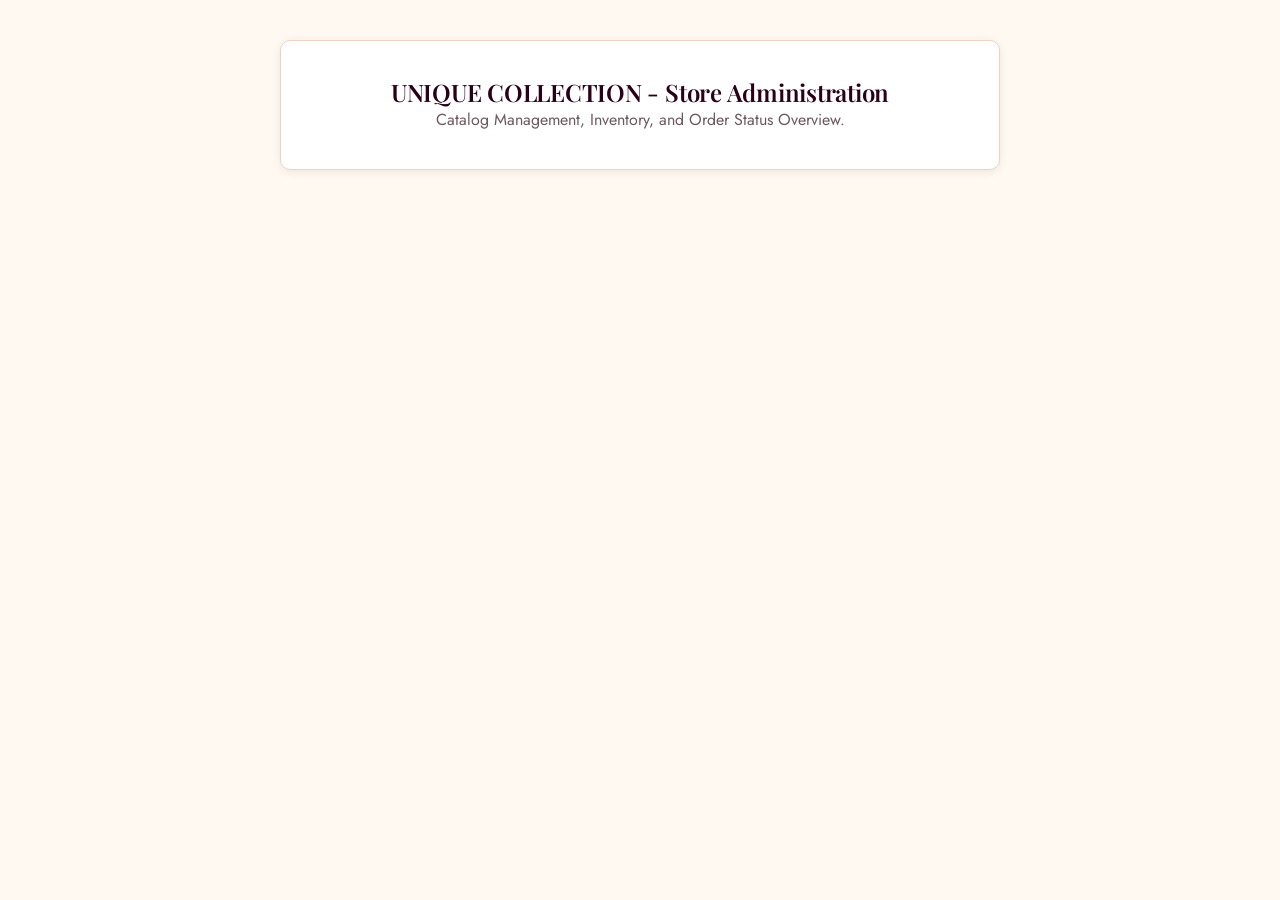
<file: admin/index.html>
<!DOCTYPE html>
<html lang="en">
<head>
    <meta charset="UTF-8">
    <meta name="viewport" content="width=device-width, initial-scale=1.0">
    <meta name="robots" content="noindex, nofollow">
    <title>Admin Dashboard | UNIQUE COLLECTION</title>
    <!-- Favicon (Browser Tab Icon) -->
    <link rel="icon" type="image/png" href="../assets/logo/favicon.png">
    <link rel="apple-touch-icon" href="../assets/logo/favicon.png">

    <!-- Google Fonts -->
    <link rel="preconnect" href="https://fonts.googleapis.com">
    <link rel="preconnect" href="https://fonts.gstatic.com" crossorigin>
    <link href="https://fonts.googleapis.com/css2?family=Jost:wght@300;400;500;600;700&family=Playfair+Display:ital,wght@0,500;0,600;0,700;1,400&display=swap" rel="stylesheet">

    <!-- Stylesheets -->
    <link rel="stylesheet" href="../css/style.css">
    <link rel="stylesheet" href="../css/responsive.css">

    <!-- JavaScript Files (Deferred) -->
    <script src="../js/main.js" defer></script>
</head>
<body>
    <header id="admin-header">
        <!-- Admin navigation bar placeholder -->
    </header>

    <main id="admin-main">
        <section class="starter-placeholder">
            <h1>UNIQUE COLLECTION - Store Administration</h1>
            <p>Catalog Management, Inventory, and Order Status Overview.</p>
        </section>
    </main>

    <footer id="admin-footer">
        <!-- Admin footer placeholder -->
    </footer>
</body>
</html>
</file>
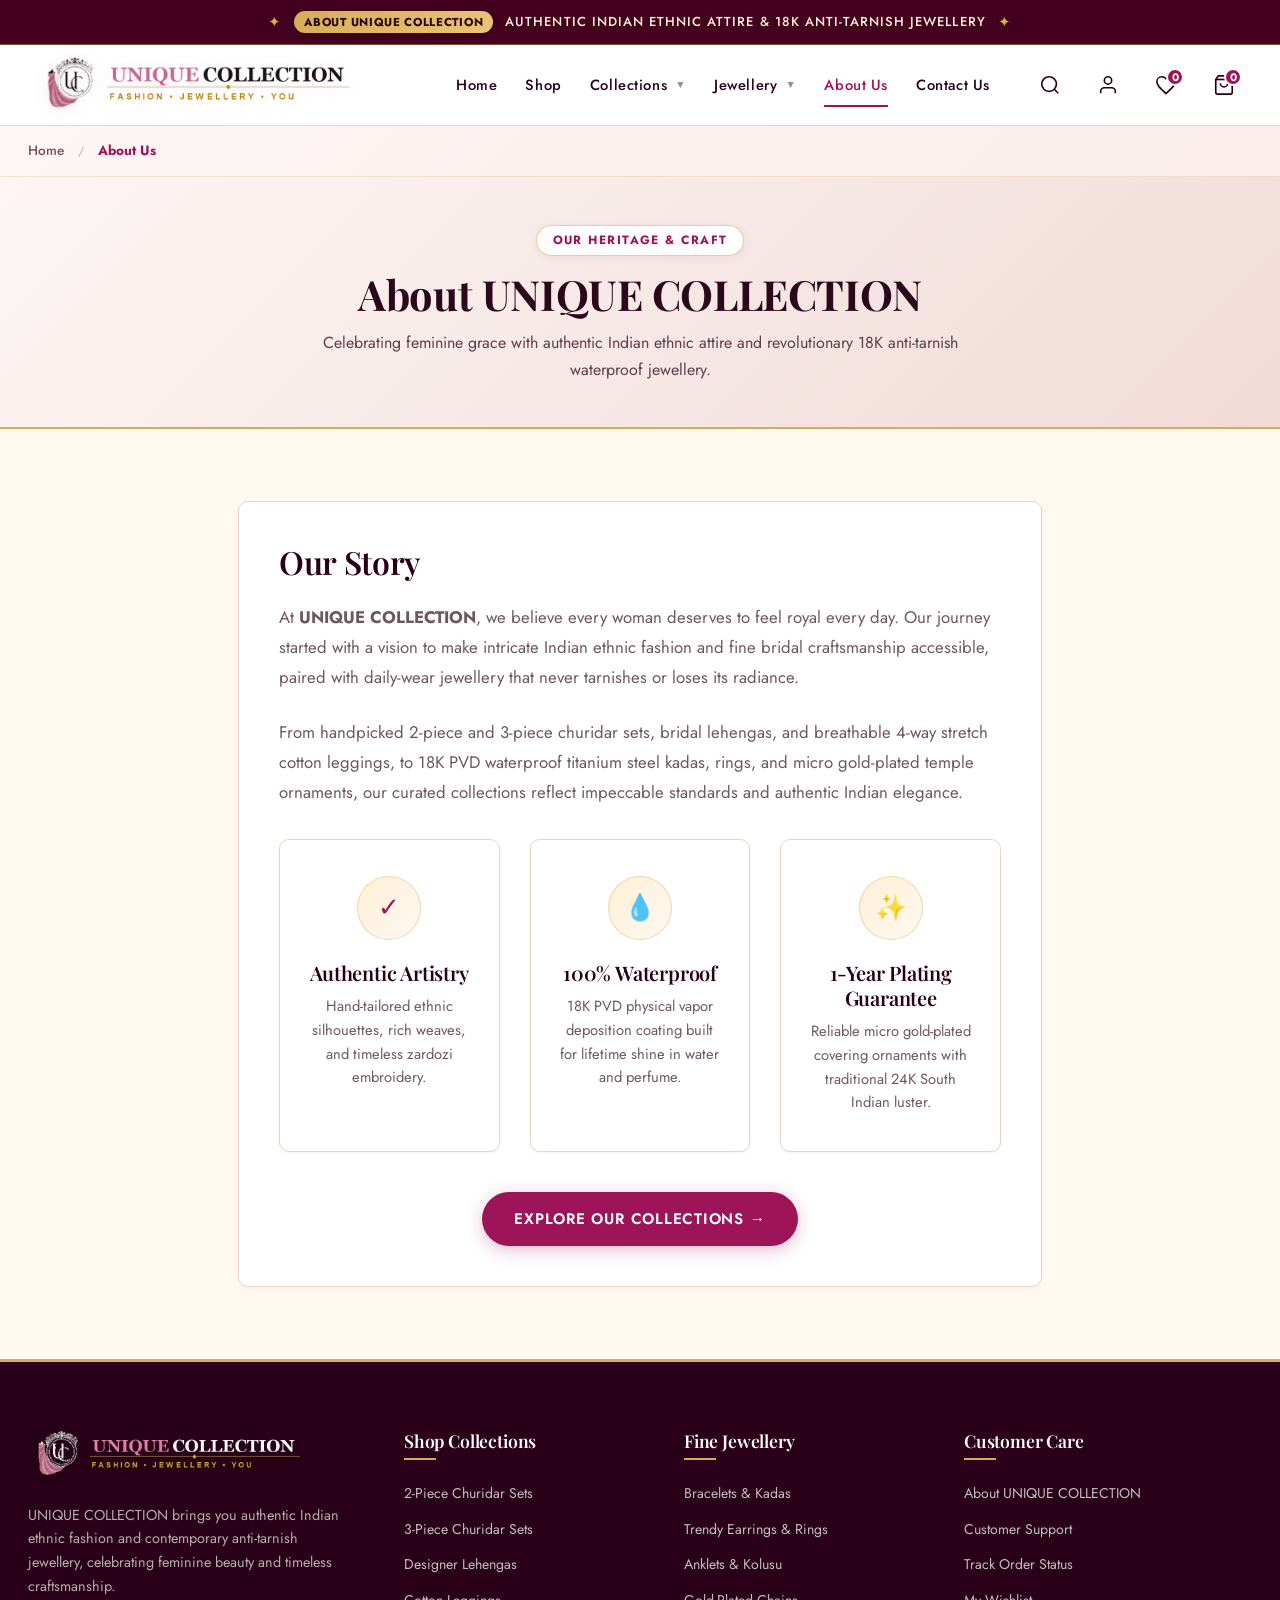
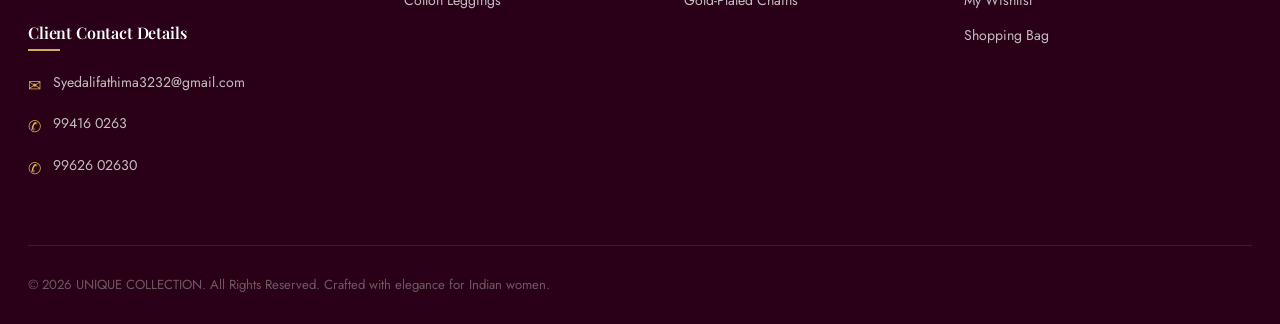
<file: pages/about.html>
﻿<!DOCTYPE html>
<html lang="en">
<head>
    <meta charset="UTF-8">
    <meta name="viewport" content="width=device-width, initial-scale=1.0">
    <meta name="description" content="Learn more about UNIQUE COLLECTION - celebrating Indian heritage, modern elegance, and exquisite jewellery craftsmanship.">
    <title>About Us | UNIQUE COLLECTION</title>
    <!-- Favicon (Browser Tab Icon) -->
    <link rel="icon" type="image/png" href="../assets/logo/favicon.png">
    <link rel="apple-touch-icon" href="../assets/logo/favicon.png">

    <!-- Google Fonts: Playfair Display & Jost -->
    <link rel="preconnect" href="https://fonts.googleapis.com">
    <link rel="preconnect" href="https://fonts.gstatic.com" crossorigin>
    <link href="https://fonts.googleapis.com/css2?family=Jost:wght@300;400;500;600;700&family=Playfair+Display:ital,wght@0,500;0,600;0,700;1,400&display=swap" rel="stylesheet">

    <!-- Stylesheets -->
    <link rel="stylesheet" href="../css/style.css">
    <link rel="stylesheet" href="../css/responsive.css">

    <!-- Deferred JavaScript Modules -->
    <script src="../js/products.js" defer></script>
    <script src="../js/cart.js" defer></script>
    <script src="../js/auth.js" defer></script>
    <script src="../js/main.js" defer></script>
</head>
<body class="page-about">

    <!-- Top Announcement Bar -->
    <div class="announcement-bar" role="region" aria-label="Announcement">
        <div class="container">
            <div class="announcement-content">
                <span class="announcement-sparkle">✦</span>
                <span class="announcement-badge">About UNIQUE COLLECTION</span>
                <span>AUTHENTIC INDIAN ETHNIC ATTIRE &amp; 18K ANTI-TARNISH JEWELLERY</span>
                <span class="announcement-sparkle">✦</span>
            </div>
        </div>
    </div>

    <!-- Site Header & Primary Navigation -->
    <header class="site-header" id="site-header">
        <div class="header-container">
            <div class="header-inner">
                
                <button type="button" class="mobile-nav-toggle" id="mobile-nav-toggle" aria-label="Open mobile navigation menu">
                    <span class="hamburger-line"></span>
                    <span class="hamburger-line"></span>
                    <span class="hamburger-line"></span>
                </button>

                <a href="../index.html" class="brand-logo" aria-label="UNIQUE COLLECTION Home">
                    <img src="../assets/logo/logo.png" alt="UNIQUE COLLECTION - Fashion • Jewellery • You" class="brand-logo-img">
                </a>

                <nav class="main-nav" aria-label="Main Navigation">
                    <ul class="nav-list">
                        <li class="nav-item">
                            <a href="../index.html" class="nav-link">Home</a>
                        </li>
                        <li class="nav-item">
                            <a href="shop.html" class="nav-link">Shop</a>
                        </li>
                        <li class="nav-item has-dropdown">
                            <a href="category.html?cat=clothing" class="nav-link" aria-haspopup="true" aria-expanded="false">
                                Collections <span class="dropdown-chevron">▼</span>
                            </a>
                            <div class="nav-dropdown dropdown-vertical" aria-label="Collections Submenu">
                                <ul class="dropdown-menu-list">
                                    <li><a href="category.html?cat=new-arrivals" style="font-weight: 700; color: #d95368;">New Arrivals</a></li>
                                    <li><a href="category.html?cat=trending" style="font-weight: 700; color: #d95368;">Trending Now</a></li>
                                    <li><a href="category.html?cat=2-piece-churidar-sets">2-Piece Churidhar Sets</a></li>
                                    <li><a href="category.html?cat=3-piece-churidar-sets">3-Piece Churidhar Sets</a></li>
                                    <li><a href="category.html?cat=designer-lehengas">Designer Lehengas</a></li>
                                    <li><a href="category.html?cat=cotton-leggings">Cotton Leggings</a></li>
                                    <li><a href="category.html?cat=trendy-sharara-sets">Trendy Sharara Sets</a></li>
                                    <li><a href="category.html?cat=womens-innerwear-panties">Women's Innerwear &amp; Panties</a></li>
                                    <li><a href="category.html?cat=offer-kurti">Offer Kurti</a></li>
                                    <li><a href="category.html?cat=premium-cord-sets">Premium Cord Sets</a></li>
                                    <li><a href="category.html?cat=grand-salwar-sets">Grand Salwar Sets</a></li>
                                    <li><a href="category.html?cat=straight-cut-pants">Straight Cut Pants</a></li>
                                    <li><a href="category.html?cat=rayon-cord-sets">Rayon cord sets</a></li>
                                    <li><a href="category.html?cat=combo-cotton-cords">Combo Cotton Cords</a></li>
                                    <li><a href="category.html?cat=premium-kurtis">Premium Kurtis</a></li>
                                    <li><a href="category.html?cat=combo-cotton-salwar-sets">Combo Cotton Salwar sets</a></li>
                                    <li><a href="category.html?cat=top-shawl-combo">Top Shawl Combo</a></li>
                                    <li><a href="category.html?cat=budget-friendly-salwar-set">Budget Friendly Salwar Set</a></li>
                                    <li><a href="category.html?cat=299-kurtis">299 Kurtis</a></li>
                                    <li><a href="category.html?cat=plus-size-collections">Plus size collections</a></li>
                                    <li><a href="category.html?cat=feeding-collection">Feeding collection</a></li>
                                    <li><a href="category.html?cat=night-suits">Night suits</a></li>
                                </ul>
                            </div>
                        </li>
                        <li class="nav-item has-dropdown">
                            <a href="category.html?cat=jewellery" class="nav-link" aria-haspopup="true" aria-expanded="false">
                                Jewellery <span class="dropdown-chevron">▼</span>
                            </a>
                            <div class="nav-dropdown dropdown-vertical" aria-label="Jewellery Submenu">
                                <ul class="dropdown-menu-list">
                                    <li><a href="category.html?cat=bracelets-kadas">Bracelets &amp; Kadas</a></li>
                                    <li><a href="category.html?cat=trendy-earrings-rings">Trendy Earrings &amp; Rings</a></li>
                                    <li><a href="category.html?cat=stylish-anklets-kolusu">Stylish Anklets &amp; Kolusu</a></li>
                                    <li><a href="category.html?cat=fancy-bangles">Fancy Bangles</a></li>
                                    <li><a href="category.html?cat=guaranteed-earrings-studs">Guaranteed Earrings / Studs</a></li>
                                    <li><a href="category.html?cat=gold-plated-chains">Gold-Plated Chains</a></li>
                                    <li><a href="category.html?cat=premium-covering-bangles">Premium Covering Bangles</a></li>
                                </ul>
                            </div>
                        </li>
                        <li class="nav-item">
                            <a href="about.html" class="nav-link active">About Us</a>
                        </li>
                        <li class="nav-item">
                            <a href="contact.html" class="nav-link">Contact Us</a>
                        </li>
                    </ul>
                </nav>

                <div class="header-actions">
                    <button type="button" class="action-btn" id="search-toggle-btn" aria-label="Search catalog">
                        <svg class="action-icon" viewBox="0 0 24 24"><circle cx="11" cy="11" r="8"></circle><line x1="21" y1="21" x2="16.65" y2="16.65"></line></svg>
                    </button>
                    <a href="login.html" class="action-btn" aria-label="Customer Login">
                        <svg class="action-icon" viewBox="0 0 24 24"><path d="M20 21v-2a4 4 0 0 0-4-4H8a4 4 0 0 0-4 4v2"></path><circle cx="12" cy="7" r="4"></circle></svg>
                    </a>
                    <a href="wishlist.html" class="action-btn" aria-label="View Wishlist">
                        <svg class="action-icon" viewBox="0 0 24 24"><path d="M12 21.35l-1.45-1.32C5.4 15.36 2 12.28 2 8.5 2 5.42 4.42 3 7.5 3c1.74 0 3.41.81 4.5 2.09C13.09 3.81 14.76 3 16.5 3 19.58 3 22 5.42 22 8.5c0 3.78-3.4 6.86-8.55 11.54L12 21.35z"></path></svg>
                        <span class="badge-count wishlist-count-badge">0</span>
                    </a>
                    <a href="cart.html" class="action-btn" aria-label="View Shopping Bag">
                        <svg class="action-icon" viewBox="0 0 24 24"><path d="M6 2L3 6v14a2 2 0 0 0 2 2h14a2 2 0 0 0 2-2V6l-3-4z"></path><line x1="3" y1="6" x2="21" y2="6"></line><path d="M16 10a4 4 0 0 1-8 0"></path></svg>
                        <span class="badge-count cart-count-badge">0</span>
                    </a>
                </div>
            </div>
        </div>

        <div class="search-overlay" id="search-overlay">
            <div class="container">
                <form class="search-form-inner" id="header-search-form">
                    <input type="text" class="search-input-field" id="header-search-input" placeholder="Search catalog..." aria-label="Search catalog">
                    <button type="submit" class="search-submit-btn"><span>Search</span></button>
                    <button type="button" class="search-close-btn" id="search-close-btn" aria-label="Close search">✕</button>
                </form>
            </div>
        </div>
    </header>

    <!-- Mobile Drawer Overlay -->
    <div class="mobile-drawer-overlay" id="mobile-drawer-overlay">
        <aside class="mobile-nav-drawer" aria-label="Mobile Navigation Drawer">
            <div class="drawer-header">
                <a href="../index.html" class="brand-logo" aria-label="UNIQUE COLLECTION Home">
                    <img src="../assets/logo/logo.png" alt="UNIQUE COLLECTION - Fashion • Jewellery • You" class="brand-logo-img" style="height: 38px;">
                </a>
                <button type="button" class="drawer-close-btn" id="drawer-close-btn" aria-label="Close menu">✕</button>
            </div>
            <div class="drawer-content">
                <ul class="mobile-menu-list">
                    <li class="mobile-menu-item"><a href="../index.html" class="mobile-menu-link">Home</a></li>
                    <li class="mobile-menu-item"><a href="shop.html" class="mobile-menu-link">Shop</a></li>
                    <li class="mobile-menu-item">
                        <a href="#" class="mobile-menu-link mobile-accordion-toggle" data-target="sub-collections-mobile" aria-expanded="false">
                            Collections <span class="mobile-chevron">▼</span>
                        </a>
                        <ul class="mobile-sub-menu" id="sub-collections-mobile">
                            <li><a href="category.html?cat=new-arrivals" style="font-weight: 700; color: #d95368;">New Arrivals</a></li>
                                    <li><a href="category.html?cat=trending" style="font-weight: 700; color: #d95368;">Trending Now</a></li>
                                    <li><a href="category.html?cat=2-piece-churidar-sets">2-Piece Churidhar Sets</a></li>
                            <li><a href="category.html?cat=3-piece-churidar-sets">3-Piece Churidhar Sets</a></li>
                            <li><a href="category.html?cat=designer-lehengas">Designer Lehengas</a></li>
                            <li><a href="category.html?cat=cotton-leggings">Cotton Leggings</a></li>
                            <li><a href="category.html?cat=trendy-sharara-sets">Trendy Sharara Sets</a></li>
                            <li><a href="category.html?cat=womens-innerwear-panties">Women's Innerwear &amp; Panties</a></li>
                            <li><a href="category.html?cat=offer-kurti">Offer Kurti</a></li>
                            <li><a href="category.html?cat=premium-cord-sets">Premium Cord Sets</a></li>
                            <li><a href="category.html?cat=grand-salwar-sets">Grand Salwar Sets</a></li>
                            <li><a href="category.html?cat=straight-cut-pants">Straight Cut Pants</a></li>
                            <li><a href="category.html?cat=rayon-cord-sets">Rayon cord sets</a></li>
                            <li><a href="category.html?cat=combo-cotton-cords">Combo Cotton Cords</a></li>
                            <li><a href="category.html?cat=premium-kurtis">Premium Kurtis</a></li>
                            <li><a href="category.html?cat=combo-cotton-salwar-sets">Combo Cotton Salwar sets</a></li>
                            <li><a href="category.html?cat=top-shawl-combo">Top Shawl Combo</a></li>
                            <li><a href="category.html?cat=budget-friendly-salwar-set">Budget Friendly Salwar Set</a></li>
                            <li><a href="category.html?cat=299-kurtis">299 Kurtis</a></li>
                            <li><a href="category.html?cat=plus-size-collections">Plus size collections</a></li>
                            <li><a href="category.html?cat=feeding-collection">Feeding collection</a></li>
                            <li><a href="category.html?cat=night-suits">Night suits</a></li>
                        </ul>
                    </li>
                    <li class="mobile-menu-item">
                        <a href="#" class="mobile-menu-link mobile-accordion-toggle" data-target="sub-jewellery-mobile" aria-expanded="false">
                            Jewellery <span class="mobile-chevron">▼</span>
                        </a>
                        <ul class="mobile-sub-menu" id="sub-jewellery-mobile">
                            <li><a href="category.html?cat=bracelets-kadas">Bracelets &amp; Kadas</a></li>
                            <li><a href="category.html?cat=trendy-earrings-rings">Trendy Earrings &amp; Rings</a></li>
                            <li><a href="category.html?cat=stylish-anklets-kolusu">Stylish Anklets &amp; Kolusu</a></li>
                            <li><a href="category.html?cat=fancy-bangles">Fancy Bangles</a></li>
                            <li><a href="category.html?cat=guaranteed-earrings-studs">Guaranteed Earrings / Studs</a></li>
                            <li><a href="category.html?cat=gold-plated-chains">Gold-Plated Chains</a></li>
                            <li><a href="category.html?cat=premium-covering-bangles">Premium Covering Bangles</a></li>
                        </ul>
                    </li>
                    <li class="mobile-menu-item"><a href="about.html" class="mobile-menu-link active">About Us</a></li>
                    <li class="mobile-menu-item"><a href="contact.html" class="mobile-menu-link">Contact Us</a></li>
                </ul>
            </div>
        </aside>
    </div>

    <!-- Main Content Area -->
    <main id="main-content">
        <!-- Breadcrumb Navigation -->
        <nav class="breadcrumb-nav" aria-label="Breadcrumb">
            <div class="container">
                <ol class="breadcrumb-list">
                    <li class="breadcrumb-item"><a href="../index.html">Home</a></li>
                    <li class="breadcrumb-separator">/</li>
                    <li class="breadcrumb-item active">About Us</li>
                </ol>
            </div>
        </nav>

        <section class="page-hero-banner">
            <div class="container">
                <span class="category-group-badge">Our Heritage &amp; Craft</span>
                <h1 class="page-hero-title">About UNIQUE COLLECTION</h1>
                <p class="page-hero-desc">
                    Celebrating feminine grace with authentic Indian ethnic attire and revolutionary 18K anti-tarnish waterproof jewellery.
                </p>
            </div>
        </section>

        <section class="section-padding">
            <div class="container" style="max-width: 860px;">
                <div class="form-card" style="padding: 40px;">
                    <h2 style="font-family: var(--font-heading); color: var(--color-dark); margin-bottom: 20px; font-size: 2rem;">
                        Our Story
                    </h2>
                    <p style="color: var(--color-text-muted); font-size: 1.05rem; line-height: 1.8; margin-bottom: 24px;">
                        At <strong>UNIQUE COLLECTION</strong>, we believe every woman deserves to feel royal every day. Our journey started with a vision to make intricate Indian ethnic fashion and fine bridal craftsmanship accessible, paired with daily-wear jewellery that never tarnishes or loses its radiance.
                    </p>
                    <p style="color: var(--color-text-muted); font-size: 1.05rem; line-height: 1.8; margin-bottom: 32px;">
                        From handpicked 2-piece and 3-piece churidar sets, bridal lehengas, and breathable 4-way stretch cotton leggings, to 18K PVD waterproof titanium steel kadas, rings, and micro gold-plated temple ornaments, our curated collections reflect impeccable standards and authentic Indian elegance.
                    </p>

                    <div class="highlights-grid" style="margin-top: 30px;">
                        <div class="highlight-box">
                            <div class="highlight-icon-circle">✓</div>
                            <h3>Authentic Artistry</h3>
                            <p>Hand-tailored ethnic silhouettes, rich weaves, and timeless zardozi embroidery.</p>
                        </div>
                        <div class="highlight-box">
                            <div class="highlight-icon-circle">💧</div>
                            <h3>100% Waterproof</h3>
                            <p>18K PVD physical vapor deposition coating built for lifetime shine in water and perfume.</p>
                        </div>
                        <div class="highlight-box">
                            <div class="highlight-icon-circle">✨</div>
                            <h3>1-Year Plating Guarantee</h3>
                            <p>Reliable micro gold-plated covering ornaments with traditional 24K South Indian luster.</p>
                        </div>
                    </div>

                    <div style="text-align: center; margin-top: 40px;">
                        <a href="shop.html" class="btn-primary">
                            EXPLORE OUR COLLECTIONS →
                        </a>
                    </div>
                </div>
            </div>
        </section>
    </main>

    <!-- Footer -->
    <footer class="site-footer" id="site-footer">
        <div class="container">
            <div class="footer-top">
                <div class="footer-brand">
                    <a href="../index.html" class="brand-logo" style="margin-bottom: 16px; display: inline-block; padding: 0;">
                        <img src="../assets/logo/logo-light.png" alt="UNIQUE COLLECTION - Fashion • Jewellery • You" class="brand-logo-img" style="height: 50px; filter: drop-shadow(0 2px 8px rgba(0,0,0,0.4));">
                    </a>
                    <p>UNIQUE COLLECTION brings you authentic Indian ethnic fashion and contemporary anti-tarnish jewellery, celebrating feminine beauty and timeless craftsmanship.</p>
                    <h4 class="footer-heading" style="margin-top: 24px; font-size: 1rem;">Client Contact Details</h4>
                    <ul class="footer-contact-info">
                        <li><span class="footer-contact-icon">✉</span><a href="mailto:Syedalifathima3232@gmail.com">Syedalifathima3232@gmail.com</a></li>
                        <li><span class="footer-contact-icon">✆</span><a href="tel:994160263">99416 0263</a></li>
                        <li><span class="footer-contact-icon">✆</span><a href="tel:9962602630">99626 02630</a></li>
                    </ul>
                </div>
                <div>
                    <h4 class="footer-heading">Shop Collections</h4>
                    <ul class="footer-links">
                        <li><a href="category.html?cat=2-piece-churidar-sets">2-Piece Churidar Sets</a></li>
                        <li><a href="category.html?cat=3-piece-churidar-sets">3-Piece Churidar Sets</a></li>
                        <li><a href="category.html?cat=designer-lehengas">Designer Lehengas</a></li>
                        <li><a href="category.html?cat=cotton-leggings">Cotton Leggings</a></li>
                    </ul>
                </div>
                <div>
                    <h4 class="footer-heading">Fine Jewellery</h4>
                    <ul class="footer-links">
                        <li><a href="category.html?cat=bracelets-kadas">Bracelets &amp; Kadas</a></li>
                        <li><a href="category.html?cat=trendy-earrings-rings">Trendy Earrings &amp; Rings</a></li>
                        <li><a href="category.html?cat=stylish-anklets-kolusu">Anklets &amp; Kolusu</a></li>
                        <li><a href="category.html?cat=gold-plated-chains">Gold-Plated Chains</a></li>
                    </ul>
                </div>
                <div>
                    <h4 class="footer-heading">Customer Care</h4>
                    <ul class="footer-links">
                        <li><a href="about.html">About UNIQUE COLLECTION</a></li>
                        <li><a href="contact.html">Customer Support</a></li>
                        <li><a href="my-orders.html">Track Order Status</a></li>
                        <li><a href="wishlist.html">My Wishlist</a></li>
                        <li><a href="cart.html">Shopping Bag</a></li>
                    </ul>
                </div>
            </div>
            <div class="footer-bottom">
                <p>&copy; 2026 UNIQUE COLLECTION. All Rights Reserved. Crafted with elegance for Indian women.</p>
            </div>
        </div>
    </footer>

</body>
</html>
</file>
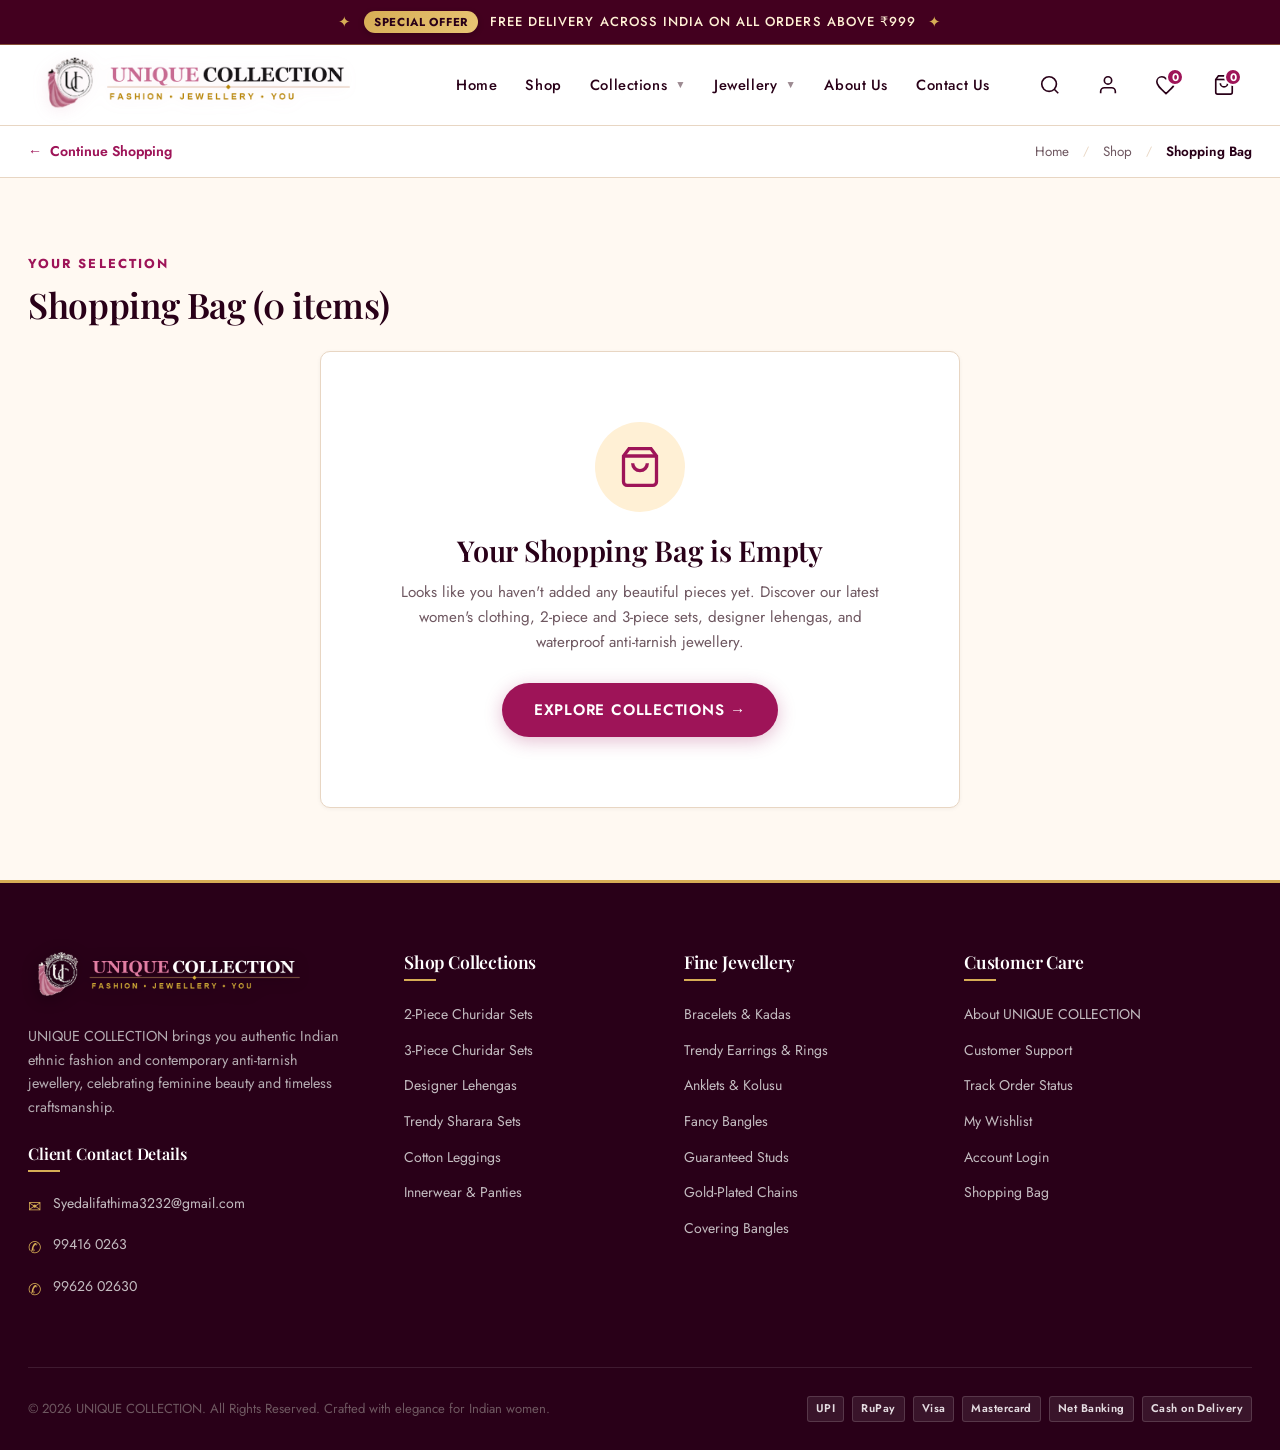
<file: pages/cart.html>
﻿<!DOCTYPE html>
<html lang="en">
<head>
    <meta charset="UTF-8">
    <meta name="viewport" content="width=device-width, initial-scale=1.0">
    <meta name="description" content="View and manage items in your shopping bag at UNIQUE COLLECTION. Free shipping on orders over ₹999.">
    <title>Shopping Bag | UNIQUE COLLECTION</title>
    <!-- Favicon (Browser Tab Icon) -->
    <link rel="icon" type="image/png" href="../assets/logo/favicon.png">
    <link rel="apple-touch-icon" href="../assets/logo/favicon.png">

    <!-- Google Fonts: Playfair Display & Jost -->
    <link rel="preconnect" href="https://fonts.googleapis.com">
    <link rel="preconnect" href="https://fonts.gstatic.com" crossorigin>
    <link href="https://fonts.googleapis.com/css2?family=Jost:wght@300;400;500;600;700&family=Playfair+Display:ital,wght@0,500;0,600;0,700;1,400&display=swap" rel="stylesheet">

    <!-- Stylesheets -->
    <link rel="stylesheet" href="../css/style.css">
    <link rel="stylesheet" href="../css/responsive.css">

    <!-- Deferred JavaScript Modules -->
    <script src="../js/products.js" defer></script>
    <script src="../js/cart.js" defer></script>
    <script src="../js/auth.js" defer></script>
    <script src="../js/main.js" defer></script>
</head>
<body class="page-cart">

    <!-- 1. Top Announcement Bar -->
    <div class="announcement-bar" role="region" aria-label="Announcement">
        <div class="container">
            <div class="announcement-content">
                <span class="announcement-sparkle">✦</span>
                <span class="announcement-badge">Special Offer</span>
                <span>FREE DELIVERY ACROSS INDIA ON ALL ORDERS ABOVE ₹999</span>
                <span class="announcement-sparkle">✦</span>
            </div>
        </div>
    </div>

    <!-- 2. Site Header & Primary Navigation -->
    <header class="site-header" id="site-header">
        <div class="header-container">
            <div class="header-inner">
                
                <!-- Mobile Navigation Toggle -->
                <button type="button" class="mobile-nav-toggle" id="mobile-nav-toggle" aria-label="Open mobile navigation menu">
                    <span class="hamburger-line"></span>
                    <span class="hamburger-line"></span>
                    <span class="hamburger-line"></span>
                </button>

                <!-- Brand Logo (Client official logo) -->
                <a href="../index.html" class="brand-logo" aria-label="UNIQUE COLLECTION Home">
                    <img src="../assets/logo/logo.png" alt="UNIQUE COLLECTION - Fashion • Jewellery • You" class="brand-logo-img">
                </a>

                <!-- Desktop Primary Navigation -->
                <nav class="main-nav" aria-label="Main Navigation">
                    <ul class="nav-list">
                        <li class="nav-item">
                            <a href="../index.html" class="nav-link">Home</a>
                        </li>
                        <li class="nav-item">
                            <a href="shop.html" class="nav-link">Shop</a>
                        </li>

                        <!-- Collections Dropdown Menu -->
                        <li class="nav-item has-dropdown">
                            <a href="category.html?cat=clothing" class="nav-link" aria-haspopup="true" aria-expanded="false">
                                Collections <span class="dropdown-chevron">▼</span>
                            </a>
                            <div class="nav-dropdown dropdown-vertical" aria-label="Collections Submenu">
                                <ul class="dropdown-menu-list">
                                    <li><a href="category.html?cat=new-arrivals" style="font-weight: 700; color: #d95368;">New Arrivals</a></li>
                                    <li><a href="category.html?cat=trending" style="font-weight: 700; color: #d95368;">Trending Now</a></li>
                                    <li><a href="category.html?cat=2-piece-churidar-sets">2-Piece Churidhar Sets</a></li>
                                    <li><a href="category.html?cat=3-piece-churidar-sets">3-Piece Churidhar Sets</a></li>
                                    <li><a href="category.html?cat=designer-lehengas">Designer Lehengas</a></li>
                                    <li><a href="category.html?cat=cotton-leggings">Cotton Leggings</a></li>
                                    <li><a href="category.html?cat=trendy-sharara-sets">Trendy Sharara Sets</a></li>
                                    <li><a href="category.html?cat=womens-innerwear-panties">Women's Innerwear &amp; Panties</a></li>
                                    <li><a href="category.html?cat=offer-kurti">Offer Kurti</a></li>
                                    <li><a href="category.html?cat=premium-cord-sets">Premium Cord Sets</a></li>
                                    <li><a href="category.html?cat=grand-salwar-sets">Grand Salwar Sets</a></li>
                                    <li><a href="category.html?cat=straight-cut-pants">Straight Cut Pants</a></li>
                                    <li><a href="category.html?cat=rayon-cord-sets">Rayon cord sets</a></li>
                                    <li><a href="category.html?cat=combo-cotton-cords">Combo Cotton Cords</a></li>
                                    <li><a href="category.html?cat=premium-kurtis">Premium Kurtis</a></li>
                                    <li><a href="category.html?cat=combo-cotton-salwar-sets">Combo Cotton Salwar sets</a></li>
                                    <li><a href="category.html?cat=top-shawl-combo">Top Shawl Combo</a></li>
                                    <li><a href="category.html?cat=budget-friendly-salwar-set">Budget Friendly Salwar Set</a></li>
                                    <li><a href="category.html?cat=299-kurtis">299 Kurtis</a></li>
                                    <li><a href="category.html?cat=plus-size-collections">Plus size collections</a></li>
                                    <li><a href="category.html?cat=feeding-collection">Feeding collection</a></li>
                                    <li><a href="category.html?cat=night-suits">Night suits</a></li>
                                </ul>
                            </div>
                        </li>

                        <!-- Jewellery Dropdown Menu -->
                        <li class="nav-item has-dropdown">
                            <a href="category.html?cat=jewellery" class="nav-link" aria-haspopup="true" aria-expanded="false">
                                Jewellery <span class="dropdown-chevron">▼</span>
                            </a>
                            <div class="nav-dropdown dropdown-vertical" aria-label="Jewellery Submenu">
                                <ul class="dropdown-menu-list">
                                    <li><a href="category.html?cat=bracelets-kadas">Bracelets &amp; Kadas</a></li>
                                    <li><a href="category.html?cat=trendy-earrings-rings">Trendy Earrings &amp; Rings</a></li>
                                    <li><a href="category.html?cat=stylish-anklets-kolusu">Stylish Anklets &amp; Kolusu</a></li>
                                    <li><a href="category.html?cat=fancy-bangles">Fancy Bangles</a></li>
                                    <li><a href="category.html?cat=guaranteed-earrings-studs">Guaranteed Earrings / Studs</a></li>
                                    <li><a href="category.html?cat=gold-plated-chains">Gold-Plated Chains</a></li>
                                    <li><a href="category.html?cat=premium-covering-bangles">Premium Covering Bangles</a></li>
                                </ul>
                            </div>
                        </li>

                        <li class="nav-item">
                            <a href="about.html" class="nav-link">About Us</a>
                        </li>
                        <li class="nav-item">
                            <a href="contact.html" class="nav-link">Contact Us</a>
                        </li>
                    </ul>
                </nav>

                <!-- Header Actions -->
                <div class="header-actions">
                    <button type="button" class="action-btn" id="search-toggle-btn" aria-label="Search catalog">
                        <svg class="action-icon" viewBox="0 0 24 24">
                            <circle cx="11" cy="11" r="8"></circle>
                            <line x1="21" y1="21" x2="16.65" y2="16.65"></line>
                        </svg>
                    </button>

                    <a href="login.html" class="action-btn" aria-label="Customer Login">
                        <svg class="action-icon" viewBox="0 0 24 24">
                            <path d="M20 21v-2a4 4 0 0 0-4-4H8a4 4 0 0 0-4 4v2"></path>
                            <circle cx="12" cy="7" r="4"></circle>
                        </svg>
                    </a>

                    <a href="wishlist.html" class="action-btn" aria-label="View Wishlist">
                        <svg class="action-icon" viewBox="0 0 24 24">
                            <path d="M12 21.35l-1.45-1.32C5.4 15.36 2 12.28 2 8.5 2 5.42 4.42 3 7.5 3c1.74 0 3.41.81 4.5 2.09C13.09 3.81 14.76 3 16.5 3 19.58 3 22 5.42 22 8.5c0 3.78-3.4 6.86-8.55 11.54L12 21.35z"></path>
                        </svg>
                        <span class="badge-count wishlist-count-badge">0</span>
                    </a>

                    <a href="cart.html" class="action-btn active" aria-label="View Shopping Bag">
                        <svg class="action-icon" viewBox="0 0 24 24">
                            <path d="M6 2L3 6v14a2 2 0 0 0 2 2h14a2 2 0 0 0 2-2V6l-3-4z"></path>
                            <line x1="3" y1="6" x2="21" y2="6"></line>
                            <path d="M16 10a4 4 0 0 1-8 0"></path>
                        </svg>
                        <span class="badge-count cart-count-badge">0</span>
                    </a>
                </div>
            </div>
        </div>

        <!-- Search Bar Overlay -->
        <div class="search-overlay" id="search-overlay">
            <div class="container">
                <form class="search-form-inner" id="header-search-form">
                    <input type="text" class="search-input-field" id="header-search-input" placeholder="Search products by name (e.g. silk churidar, tennis bracelet, jhumka, lehenga)..." aria-label="Search catalog">
                    <button type="submit" class="search-submit-btn">
                        <span>Search</span>
                    </button>
                    <button type="button" class="search-close-btn" id="search-close-btn" aria-label="Close search">✕</button>
                </form>
            </div>
        </div>
    </header>

    <!-- Mobile Navigation Drawer -->
    <div class="mobile-drawer-overlay" id="mobile-drawer-overlay">
        <aside class="mobile-nav-drawer" aria-label="Mobile Navigation Drawer">
            <div class="drawer-header">
                <a href="../index.html" class="brand-logo" aria-label="UNIQUE COLLECTION Home">
                    <img src="../assets/logo/logo.png" alt="UNIQUE COLLECTION - Fashion • Jewellery • You" class="brand-logo-img" style="height: 38px;">
                </a>
                <button type="button" class="drawer-close-btn" id="drawer-close-btn" aria-label="Close menu">✕</button>
            </div>
            
            <div class="drawer-content">
                <ul class="mobile-menu-list">
                    <li class="mobile-menu-item"><a href="../index.html" class="mobile-menu-link">Home</a></li>
                    <li class="mobile-menu-item"><a href="shop.html" class="mobile-menu-link">Shop</a></li>

                    <li class="mobile-menu-item">
                        <a href="#" class="mobile-menu-link mobile-accordion-toggle" data-target="sub-collections-cart" aria-expanded="false">
                            Collections <span class="mobile-chevron">▼</span>
                        </a>
                        <ul class="mobile-sub-menu" id="sub-collections-cart">
                            <li><a href="category.html?cat=new-arrivals" style="font-weight: 700; color: #d95368;">New Arrivals</a></li>
                                    <li><a href="category.html?cat=trending" style="font-weight: 700; color: #d95368;">Trending Now</a></li>
                                    <li><a href="category.html?cat=2-piece-churidar-sets">2-Piece Churidhar Sets</a></li>
                            <li><a href="category.html?cat=3-piece-churidar-sets">3-Piece Churidhar Sets</a></li>
                            <li><a href="category.html?cat=designer-lehengas">Designer Lehengas</a></li>
                            <li><a href="category.html?cat=cotton-leggings">Cotton Leggings</a></li>
                            <li><a href="category.html?cat=trendy-sharara-sets">Trendy Sharara Sets</a></li>
                            <li><a href="category.html?cat=womens-innerwear-panties">Women's Innerwear &amp; Panties</a></li>
                            <li><a href="category.html?cat=offer-kurti">Offer Kurti</a></li>
                            <li><a href="category.html?cat=premium-cord-sets">Premium Cord Sets</a></li>
                            <li><a href="category.html?cat=grand-salwar-sets">Grand Salwar Sets</a></li>
                            <li><a href="category.html?cat=straight-cut-pants">Straight Cut Pants</a></li>
                            <li><a href="category.html?cat=rayon-cord-sets">Rayon cord sets</a></li>
                            <li><a href="category.html?cat=combo-cotton-cords">Combo Cotton Cords</a></li>
                            <li><a href="category.html?cat=premium-kurtis">Premium Kurtis</a></li>
                            <li><a href="category.html?cat=combo-cotton-salwar-sets">Combo Cotton Salwar sets</a></li>
                            <li><a href="category.html?cat=top-shawl-combo">Top Shawl Combo</a></li>
                            <li><a href="category.html?cat=budget-friendly-salwar-set">Budget Friendly Salwar Set</a></li>
                            <li><a href="category.html?cat=299-kurtis">299 Kurtis</a></li>
                            <li><a href="category.html?cat=plus-size-collections">Plus size collections</a></li>
                            <li><a href="category.html?cat=feeding-collection">Feeding collection</a></li>
                            <li><a href="category.html?cat=night-suits">Night suits</a></li>
                        </ul>
                    </li>

                    <li class="mobile-menu-item">
                        <a href="#" class="mobile-menu-link mobile-accordion-toggle" data-target="sub-jewellery-cart" aria-expanded="false">
                            Jewellery <span class="mobile-chevron">▼</span>
                        </a>
                        <ul class="mobile-sub-menu" id="sub-jewellery-cart">
                            <li><a href="category.html?cat=bracelets-kadas">Bracelets &amp; Kadas</a></li>
                            <li><a href="category.html?cat=trendy-earrings-rings">Trendy Earrings &amp; Rings</a></li>
                            <li><a href="category.html?cat=stylish-anklets-kolusu">Stylish Anklets &amp; Kolusu</a></li>
                            <li><a href="category.html?cat=fancy-bangles">Fancy Bangles</a></li>
                            <li><a href="category.html?cat=guaranteed-earrings-studs">Guaranteed Earrings / Studs</a></li>
                            <li><a href="category.html?cat=gold-plated-chains">Gold-Plated Chains</a></li>
                            <li><a href="category.html?cat=premium-covering-bangles">Premium Covering Bangles</a></li>
                        </ul>
                    </li>

                    <li class="mobile-menu-item"><a href="about.html" class="mobile-menu-link">About Us</a></li>
                    <li class="mobile-menu-item"><a href="contact.html" class="mobile-menu-link">Contact Us</a></li>
                </ul>
            </div>

            <div class="drawer-footer">
                <a href="mailto:Syedalifathima3232@gmail.com"><span>✉</span> Syedalifathima3232@gmail.com</a>
                <a href="tel:994160263"><span>✆</span> 99416 0263</a>
                <a href="tel:9962602630"><span>✆</span> 99626 02630</a>
            </div>
        </aside>
    </div>

    <!-- Main Cart Content -->
    <main id="main-content">
        
        <!-- Breadcrumb Bar -->
        <div class="product-nav-bar">
            <div class="container">
                <div class="product-nav-inner">
                    <a href="shop.html" class="btn-back-shop">
                        <span class="back-arrow">←</span> Continue Shopping
                    </a>
                    <nav class="product-breadcrumbs" aria-label="Breadcrumb">
                        <a href="../index.html">Home</a>
                        <span class="breadcrumb-separator">/</span>
                        <a href="shop.html">Shop</a>
                        <span class="breadcrumb-separator">/</span>
                        <span class="breadcrumb-current">Shopping Bag</span>
                    </nav>
                </div>
            </div>
        </div>

        <section class="section-padding cart-main-section">
            <div class="container">

                <!-- Page Heading -->
                <div class="cart-header-row">
                    <div>
                        <span class="section-eyebrow">Your Selection</span>
                        <h1 class="cart-page-title">Shopping Bag (<span id="cart-header-count">0</span> items)</h1>
                    </div>
                    <button type="button" class="btn-clear-cart" id="btn-clear-cart" title="Remove all items from cart">
                        Clear Bag
                    </button>
                </div>

                <!-- Shipping Progress Banner -->
                <div class="cart-shipping-bar" id="cart-shipping-bar">
                    <div class="shipping-bar-text" id="shipping-bar-text">
                        <span>🚚 Add ₹999 for FREE Delivery across India!</span>
                    </div>
                    <div class="shipping-progress-track">
                        <div class="shipping-progress-fill" id="shipping-progress-fill" style="width: 0%;"></div>
                    </div>
                </div>

                <!-- Main Dynamic Layout Container: populated via main.js -->
                <div id="cart-content-root">
                    
                    <!-- Fallback / Loading State -->
                    <div class="cart-loading-state" style="text-align: center; padding: 60px 20px;">
                        <p style="color: var(--color-text-muted);">Loading your shopping bag...</p>
                    </div>

                </div>

            </div>
        </section>

    </main>

    <!-- Toast Notifications Container -->
    <div class="toast-container" id="toast-container" aria-live="polite"></div>

    <!-- Step 4 Demo Modal: Checkout Notice -->
    <div class="modal-overlay" id="checkout-demo-modal" role="dialog" aria-modal="true" aria-label="Checkout Notice">
        <div class="demo-checkout-card">
            <div class="demo-modal-icon">🛍</div>
            <h3 class="demo-modal-title">Shopping Bag Ready!</h3>
            <p class="demo-modal-text">
                Your items and quantities have been successfully saved in local storage.
            </p>
            <div class="demo-modal-info-box">
                <p><strong>Step 4 Accomplished:</strong> Product Details page and live Add-to-Cart functionality are completely functional.</p>
                <p style="margin-top: 6px; font-size: 0.85rem; color: var(--color-text-muted);">Checkout, address collection, and payment gateway integration will be implemented in Step 5.</p>
            </div>
            <div class="demo-modal-actions">
                <button type="button" class="btn-primary" id="btn-close-demo-modal" style="width: 100%;">
                    Continue Shopping
                </button>
            </div>
        </div>
    </div>

    <!-- Professional Footer -->
    <footer class="site-footer" id="site-footer">
        <div class="container">
            <div class="footer-top">
                <div class="footer-brand">
                    <a href="../index.html" class="brand-logo" style="margin-bottom: 16px; display: inline-block; padding: 0;">
                        <img src="../assets/logo/logo-light.png" alt="UNIQUE COLLECTION - Fashion • Jewellery • You" class="brand-logo-img" style="height: 50px; filter: drop-shadow(0 2px 8px rgba(0,0,0,0.4));">
                    </a>
                    <p>UNIQUE COLLECTION brings you authentic Indian ethnic fashion and contemporary anti-tarnish jewellery, celebrating feminine beauty and timeless craftsmanship.</p>
                    <h4 class="footer-heading" style="margin-top: 24px; font-size: 1rem;">Client Contact Details</h4>
                    <ul class="footer-contact-info">
                        <li><span class="footer-contact-icon">✉</span><a href="mailto:Syedalifathima3232@gmail.com">Syedalifathima3232@gmail.com</a></li>
                        <li><span class="footer-contact-icon">✆</span><a href="tel:994160263">99416 0263</a></li>
                        <li><span class="footer-contact-icon">✆</span><a href="tel:9962602630">99626 02630</a></li>
                    </ul>
                </div>
                <div>
                    <h4 class="footer-heading">Shop Collections</h4>
                    <ul class="footer-links">
                        <li><a href="category.html?cat=2-piece-churidar-sets">2-Piece Churidar Sets</a></li>
                        <li><a href="category.html?cat=3-piece-churidar-sets">3-Piece Churidar Sets</a></li>
                        <li><a href="category.html?cat=designer-lehengas">Designer Lehengas</a></li>
                        <li><a href="category.html?cat=trendy-sharara-sets">Trendy Sharara Sets</a></li>
                        <li><a href="category.html?cat=cotton-leggings">Cotton Leggings</a></li>
                        <li><a href="category.html?cat=womens-innerwear-panties">Innerwear &amp; Panties</a></li>
                    </ul>
                </div>
                <div>
                    <h4 class="footer-heading">Fine Jewellery</h4>
                    <ul class="footer-links">
                        <li><a href="category.html?cat=bracelets-kadas">Bracelets &amp; Kadas</a></li>
                        <li><a href="category.html?cat=trendy-earrings-rings">Trendy Earrings &amp; Rings</a></li>
                        <li><a href="category.html?cat=stylish-anklets-kolusu">Anklets &amp; Kolusu</a></li>
                        <li><a href="category.html?cat=fancy-bangles">Fancy Bangles</a></li>
                        <li><a href="category.html?cat=guaranteed-earrings-studs">Guaranteed Studs</a></li>
                        <li><a href="category.html?cat=gold-plated-chains">Gold-Plated Chains</a></li>
                        <li><a href="category.html?cat=premium-covering-bangles">Covering Bangles</a></li>
                    </ul>
                </div>
                <div>
                    <h4 class="footer-heading">Customer Care</h4>
                    <ul class="footer-links">
                        <li><a href="about.html">About UNIQUE COLLECTION</a></li>
                        <li><a href="contact.html">Customer Support</a></li>
                        <li><a href="my-orders.html">Track Order Status</a></li>
                        <li><a href="wishlist.html">My Wishlist</a></li>
                        <li><a href="login.html">Account Login</a></li>
                        <li><a href="cart.html">Shopping Bag</a></li>
                    </ul>
                </div>
            </div>
            <div class="footer-bottom">
                <div>
                    <p>&copy; 2026 UNIQUE COLLECTION. All Rights Reserved. Crafted with elegance for Indian women.</p>
                </div>
                <div class="footer-payments-pill">
                    <span class="payment-tag">UPI</span>
                    <span class="payment-tag">RuPay</span>
                    <span class="payment-tag">Visa</span>
                    <span class="payment-tag">Mastercard</span>
                    <span class="payment-tag">Net Banking</span>
                    <span class="payment-tag">Cash on Delivery</span>
                </div>
            </div>
        </div>
    </footer>

</body>
</html>
</file>
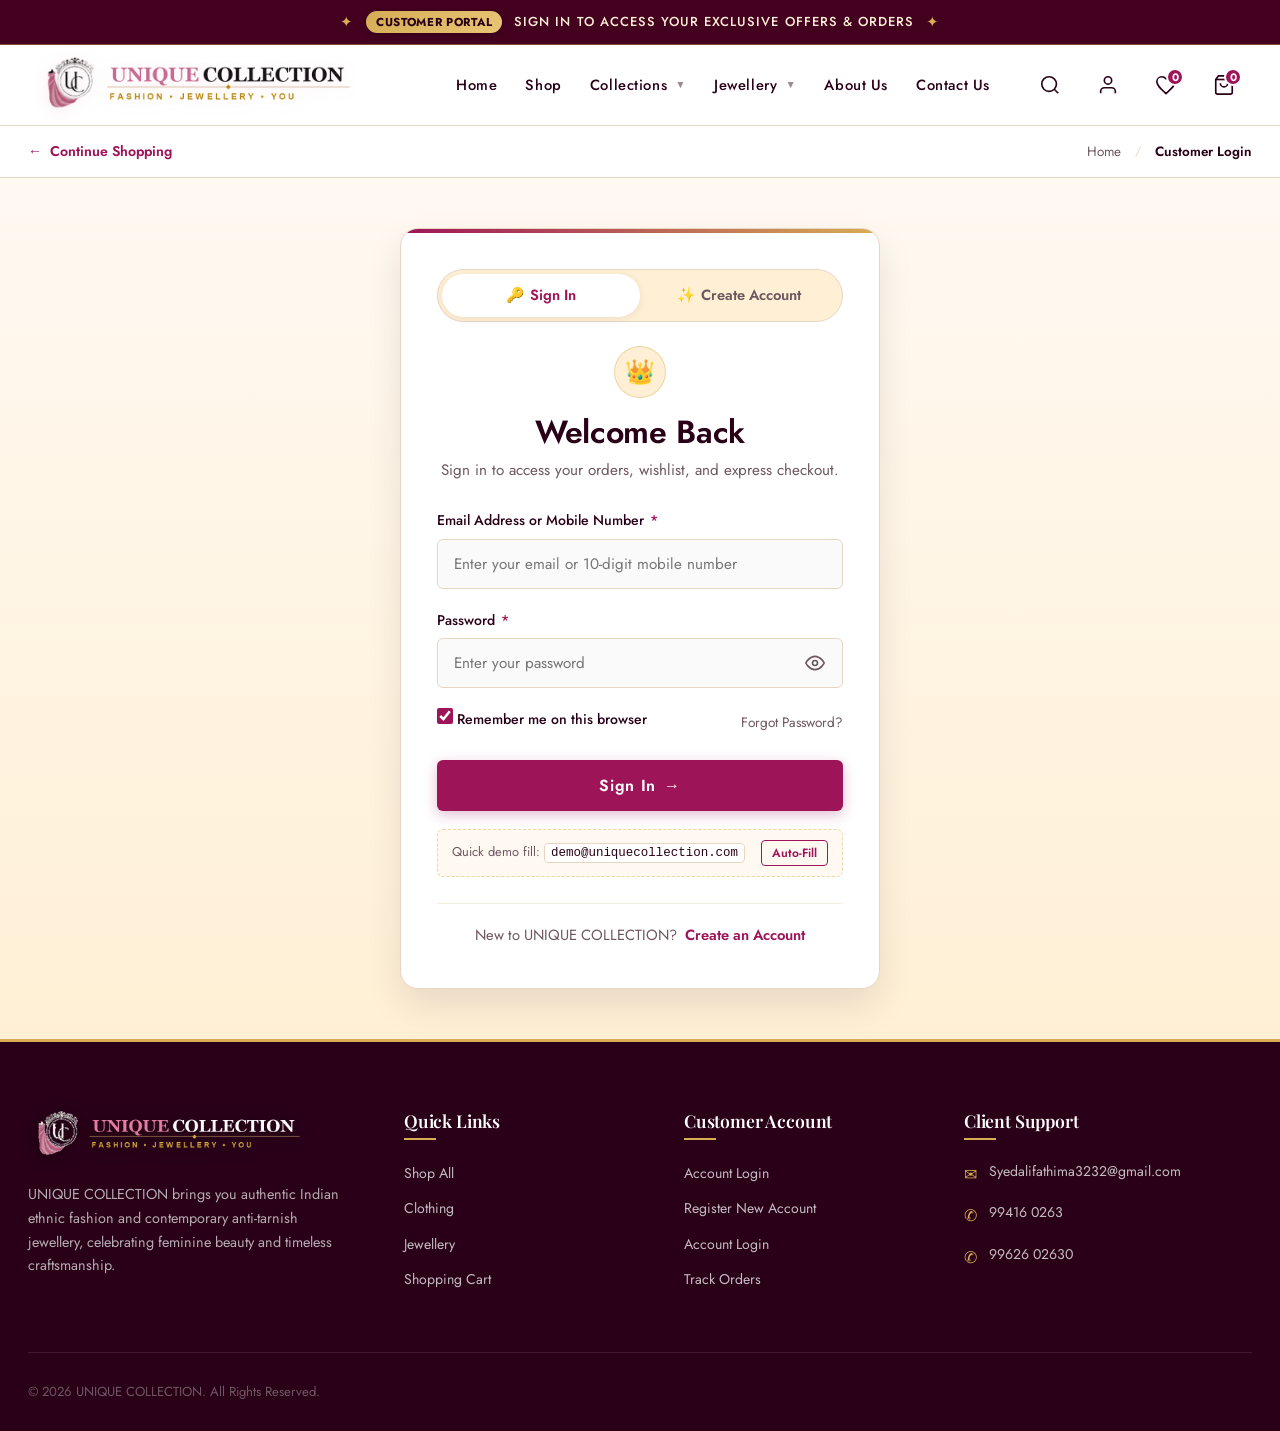
<file: pages/checkout.html>
﻿<!DOCTYPE html>
<html lang="en">
<head>
    <meta charset="UTF-8">
    <meta name="viewport" content="width=device-width, initial-scale=1.0">
    <meta name="description" content="Secure checkout for your UNIQUE COLLECTION order. Enter delivery address and customer details.">
    <title>Checkout | UNIQUE COLLECTION</title>
    <!-- Favicon (Browser Tab Icon) -->
    <link rel="icon" type="image/png" href="../assets/logo/favicon.png">
    <link rel="apple-touch-icon" href="../assets/logo/favicon.png">

    <!-- Google Fonts: Playfair Display & Jost -->
    <link rel="preconnect" href="https://fonts.googleapis.com">
    <link rel="preconnect" href="https://fonts.gstatic.com" crossorigin>
    <link href="https://fonts.googleapis.com/css2?family=Jost:wght@300;400;500;600;700&family=Playfair+Display:ital,wght@0,500;0,600;0,700;1,400&display=swap" rel="stylesheet">

    <!-- Stylesheets -->
    <link rel="stylesheet" href="../css/style.css">
    <link rel="stylesheet" href="../css/responsive.css">

    <!-- Deferred JavaScript Modules -->
    <script src="../js/products.js" defer></script>
    <script src="../js/cart.js" defer></script>
    <script src="../js/auth.js" defer></script>
    <script src="../js/main.js" defer></script>
</head>
<body class="page-checkout">

    <!-- 1. Top Announcement Bar -->
    <div class="announcement-bar" role="region" aria-label="Announcement">
        <div class="container">
            <div class="announcement-content">
                <span class="announcement-sparkle">✦</span>
                <span class="announcement-badge">Secure Checkout</span>
                <span>FREE DELIVERY ACROSS INDIA ON ALL ORDERS ABOVE ₹999</span>
                <span class="announcement-sparkle">✦</span>
            </div>
        </div>
    </div>

    <!-- 2. Site Header & Primary Navigation -->
    <header class="site-header" id="site-header">
        <div class="header-container">
            <div class="header-inner">
                
                <!-- Mobile Navigation Toggle -->
                <button type="button" class="mobile-nav-toggle" id="mobile-nav-toggle" aria-label="Open mobile navigation menu">
                    <span class="hamburger-line"></span>
                    <span class="hamburger-line"></span>
                    <span class="hamburger-line"></span>
                </button>

                <!-- Brand Logo (Client official logo) -->
                <a href="../index.html" class="brand-logo" aria-label="UNIQUE COLLECTION Home">
                    <img src="../assets/logo/logo.png" alt="UNIQUE COLLECTION - Fashion • Jewellery • You" class="brand-logo-img">
                </a>

                <!-- Desktop Primary Navigation -->
                <nav class="main-nav" aria-label="Main Navigation">
                    <ul class="nav-list">
                        <li class="nav-item">
                            <a href="../index.html" class="nav-link">Home</a>
                        </li>
                        <li class="nav-item">
                            <a href="shop.html" class="nav-link">Shop</a>
                        </li>
                        <li class="nav-item has-dropdown">
                            <a href="category.html?cat=clothing" class="nav-link" aria-haspopup="true" aria-expanded="false">
                                Collections <span class="dropdown-chevron">▼</span>
                            </a>
                            <div class="nav-dropdown dropdown-vertical" aria-label="Collections Submenu">
                                <ul class="dropdown-menu-list">
                                    <li><a href="category.html?cat=new-arrivals" style="font-weight: 700; color: #d95368;">New Arrivals</a></li>
                                    <li><a href="category.html?cat=trending" style="font-weight: 700; color: #d95368;">Trending Now</a></li>
                                    <li><a href="category.html?cat=2-piece-churidar-sets">2-Piece Churidhar Sets</a></li>
                                    <li><a href="category.html?cat=3-piece-churidar-sets">3-Piece Churidhar Sets</a></li>
                                    <li><a href="category.html?cat=designer-lehengas">Designer Lehengas</a></li>
                                    <li><a href="category.html?cat=cotton-leggings">Cotton Leggings</a></li>
                                    <li><a href="category.html?cat=trendy-sharara-sets">Trendy Sharara Sets</a></li>
                                    <li><a href="category.html?cat=womens-innerwear-panties">Women's Innerwear &amp; Panties</a></li>
                                    <li><a href="category.html?cat=offer-kurti">Offer Kurti</a></li>
                                    <li><a href="category.html?cat=premium-cord-sets">Premium Cord Sets</a></li>
                                    <li><a href="category.html?cat=grand-salwar-sets">Grand Salwar Sets</a></li>
                                    <li><a href="category.html?cat=straight-cut-pants">Straight Cut Pants</a></li>
                                    <li><a href="category.html?cat=rayon-cord-sets">Rayon cord sets</a></li>
                                    <li><a href="category.html?cat=combo-cotton-cords">Combo Cotton Cords</a></li>
                                    <li><a href="category.html?cat=premium-kurtis">Premium Kurtis</a></li>
                                    <li><a href="category.html?cat=combo-cotton-salwar-sets">Combo Cotton Salwar sets</a></li>
                                    <li><a href="category.html?cat=top-shawl-combo">Top Shawl Combo</a></li>
                                    <li><a href="category.html?cat=budget-friendly-salwar-set">Budget Friendly Salwar Set</a></li>
                                    <li><a href="category.html?cat=299-kurtis">299 Kurtis</a></li>
                                    <li><a href="category.html?cat=plus-size-collections">Plus size collections</a></li>
                                    <li><a href="category.html?cat=feeding-collection">Feeding collection</a></li>
                                    <li><a href="category.html?cat=night-suits">Night suits</a></li>
                                </ul>
                            </div>
                        </li>
                        <li class="nav-item has-dropdown">
                            <a href="category.html?cat=jewellery" class="nav-link" aria-haspopup="true" aria-expanded="false">
                                Jewellery <span class="dropdown-chevron">▼</span>
                            </a>
                            <div class="nav-dropdown dropdown-vertical" aria-label="Jewellery Submenu">
                                <ul class="dropdown-menu-list">
                                    <li><a href="category.html?cat=bracelets-kadas">Bracelets &amp; Kadas</a></li>
                                    <li><a href="category.html?cat=trendy-earrings-rings">Trendy Earrings &amp; Rings</a></li>
                                    <li><a href="category.html?cat=stylish-anklets-kolusu">Stylish Anklets &amp; Kolusu</a></li>
                                    <li><a href="category.html?cat=fancy-bangles">Fancy Bangles</a></li>
                                    <li><a href="category.html?cat=guaranteed-earrings-studs">Guaranteed Earrings / Studs</a></li>
                                    <li><a href="category.html?cat=gold-plated-chains">Gold-Plated Chains</a></li>
                                    <li><a href="category.html?cat=premium-covering-bangles">Premium Covering Bangles</a></li>
                                </ul>
                            </div>
                        </li>
                        <li class="nav-item">
                            <a href="about.html" class="nav-link">About Us</a>
                        </li>
                        <li class="nav-item">
                            <a href="contact.html" class="nav-link">Contact Us</a>
                        </li>
                    </ul>
                </nav>

                <!-- Header Actions -->
                <div class="header-actions">
                    <button type="button" class="action-btn" id="search-toggle-btn" aria-label="Search catalog">
                        <svg class="action-icon" viewBox="0 0 24 24">
                            <circle cx="11" cy="11" r="8"></circle>
                            <line x1="21" y1="21" x2="16.65" y2="16.65"></line>
                        </svg>
                    </button>

                    <a href="login.html" class="action-btn" aria-label="Customer Login &amp; Account">
                        <svg class="action-icon" viewBox="0 0 24 24">
                            <path d="M20 21v-2a4 4 0 0 0-4-4H8a4 4 0 0 0-4 4v2"></path>
                            <circle cx="12" cy="7" r="4"></circle>
                        </svg>
                    </a>

                    <a href="wishlist.html" class="action-btn" aria-label="View Wishlist">
                        <svg class="action-icon" viewBox="0 0 24 24">
                            <path d="M12 21.35l-1.45-1.32C5.4 15.36 2 12.28 2 8.5 2 5.42 4.42 3 7.5 3c1.74 0 3.41.81 4.5 2.09C13.09 3.81 14.76 3 16.5 3 19.58 3 22 5.42 22 8.5c0 3.78-3.4 6.86-8.55 11.54L12 21.35z"></path>
                        </svg>
                        <span class="badge-count wishlist-count-badge">0</span>
                    </a>

                    <a href="cart.html" class="action-btn" aria-label="View Shopping Bag">
                        <svg class="action-icon" viewBox="0 0 24 24">
                            <path d="M6 2L3 6v14a2 2 0 0 0 2 2h14a2 2 0 0 0 2-2V6l-3-4z"></path>
                            <line x1="3" y1="6" x2="21" y2="6"></line>
                            <path d="M16 10a4 4 0 0 1-8 0"></path>
                        </svg>
                        <span class="badge-count cart-count-badge">0</span>
                    </a>
                </div>
            </div>
        </div>

        <!-- Search Bar Overlay -->
        <div class="search-overlay" id="search-overlay">
            <div class="container">
                <form class="search-form-inner" id="header-search-form">
                    <input type="text" class="search-input-field" id="header-search-input" placeholder="Search products..." aria-label="Search catalog">
                    <button type="submit" class="search-submit-btn">
                        <span>Search</span>
                    </button>
                    <button type="button" class="search-close-btn" id="search-close-btn" aria-label="Close search">✕</button>
                </form>
            </div>
        </div>
    </header>

    <!-- Mobile Drawer Overlay -->
    <div class="mobile-drawer-overlay" id="mobile-drawer-overlay">
        <aside class="mobile-nav-drawer" aria-label="Mobile Navigation Drawer">
            <div class="drawer-header">
                <a href="../index.html" class="brand-logo" aria-label="UNIQUE COLLECTION Home">
                    <img src="../assets/logo/logo.png" alt="UNIQUE COLLECTION - Fashion • Jewellery • You" class="brand-logo-img" style="height: 38px;">
                </a>
                <button type="button" class="drawer-close-btn" id="drawer-close-btn" aria-label="Close menu">✕</button>
            </div>
            
            <div class="drawer-content">
                <ul class="mobile-menu-list">
                    <li class="mobile-menu-item"><a href="../index.html" class="mobile-menu-link">Home</a></li>
                    <li class="mobile-menu-item"><a href="shop.html" class="mobile-menu-link">Shop</a></li>
                    <li class="mobile-menu-item">
                        <a href="#" class="mobile-menu-link mobile-accordion-toggle" data-target="sub-collections-mobile" aria-expanded="false">
                            Collections <span class="mobile-chevron">▼</span>
                        </a>
                        <ul class="mobile-sub-menu" id="sub-collections-mobile">
                            <li><a href="category.html?cat=new-arrivals" style="font-weight: 700; color: #d95368;">New Arrivals</a></li>
                                    <li><a href="category.html?cat=trending" style="font-weight: 700; color: #d95368;">Trending Now</a></li>
                                    <li><a href="category.html?cat=2-piece-churidar-sets">2-Piece Churidhar Sets</a></li>
                            <li><a href="category.html?cat=3-piece-churidar-sets">3-Piece Churidhar Sets</a></li>
                            <li><a href="category.html?cat=designer-lehengas">Designer Lehengas</a></li>
                            <li><a href="category.html?cat=cotton-leggings">Cotton Leggings</a></li>
                            <li><a href="category.html?cat=trendy-sharara-sets">Trendy Sharara Sets</a></li>
                            <li><a href="category.html?cat=womens-innerwear-panties">Women's Innerwear &amp; Panties</a></li>
                            <li><a href="category.html?cat=offer-kurti">Offer Kurti</a></li>
                            <li><a href="category.html?cat=premium-cord-sets">Premium Cord Sets</a></li>
                            <li><a href="category.html?cat=grand-salwar-sets">Grand Salwar Sets</a></li>
                            <li><a href="category.html?cat=straight-cut-pants">Straight Cut Pants</a></li>
                            <li><a href="category.html?cat=rayon-cord-sets">Rayon cord sets</a></li>
                            <li><a href="category.html?cat=combo-cotton-cords">Combo Cotton Cords</a></li>
                            <li><a href="category.html?cat=premium-kurtis">Premium Kurtis</a></li>
                            <li><a href="category.html?cat=combo-cotton-salwar-sets">Combo Cotton Salwar sets</a></li>
                            <li><a href="category.html?cat=top-shawl-combo">Top Shawl Combo</a></li>
                            <li><a href="category.html?cat=budget-friendly-salwar-set">Budget Friendly Salwar Set</a></li>
                            <li><a href="category.html?cat=299-kurtis">299 Kurtis</a></li>
                            <li><a href="category.html?cat=plus-size-collections">Plus size collections</a></li>
                            <li><a href="category.html?cat=feeding-collection">Feeding collection</a></li>
                            <li><a href="category.html?cat=night-suits">Night suits</a></li>
                        </ul>
                    </li>
                    <li class="mobile-menu-item">
                        <a href="#" class="mobile-menu-link mobile-accordion-toggle" data-target="sub-jewellery-mobile" aria-expanded="false">
                            Jewellery <span class="mobile-chevron">▼</span>
                        </a>
                        <ul class="mobile-sub-menu" id="sub-jewellery-mobile">
                            <li><a href="category.html?cat=bracelets-kadas">Bracelets &amp; Kadas</a></li>
                            <li><a href="category.html?cat=trendy-earrings-rings">Trendy Earrings &amp; Rings</a></li>
                            <li><a href="category.html?cat=stylish-anklets-kolusu">Stylish Anklets &amp; Kolusu</a></li>
                            <li><a href="category.html?cat=fancy-bangles">Fancy Bangles</a></li>
                            <li><a href="category.html?cat=guaranteed-earrings-studs">Guaranteed Earrings / Studs</a></li>
                            <li><a href="category.html?cat=gold-plated-chains">Gold-Plated Chains</a></li>
                            <li><a href="category.html?cat=premium-covering-bangles">Premium Covering Bangles</a></li>
                        </ul>
                    </li>
                    <li class="mobile-menu-item"><a href="about.html" class="mobile-menu-link">About Us</a></li>
                    <li class="mobile-menu-item"><a href="contact.html" class="mobile-menu-link">Contact Us</a></li>
                </ul>
            </div>
        </aside>
    </div>

    <!-- Main Content Area -->
    <main id="main-content">

        <!-- Navigation Bar: Back link & Breadcrumbs -->
        <div class="product-nav-bar">
            <div class="container">
                <div class="product-nav-inner">
                    <a href="cart.html" class="btn-back-shop">
                        <span class="back-arrow">←</span> Return to Shopping Bag
                    </a>
                    <nav class="product-breadcrumbs" aria-label="Breadcrumb">
                        <a href="../index.html">Home</a>
                        <span class="breadcrumb-separator">/</span>
                        <a href="cart.html">Shopping Bag</a>
                        <span class="breadcrumb-separator">/</span>
                        <span class="breadcrumb-current">Checkout</span>
                    </nav>
                </div>
            </div>
        </div>

        <section class="section-padding checkout-section">
            <div class="container">

                <!-- Page Heading -->
                <div class="checkout-header-block">
                    <span class="section-eyebrow">Complete Your Purchase</span>
                    <h1 class="checkout-page-title">Delivery Details &amp; Checkout</h1>
                    <p class="checkout-subtitle">Enter your delivery address and choose a payment method to complete your order.</p>
                </div>

                <!-- Empty Cart State for Checkout: Shown when cart has 0 items -->
                <div class="checkout-empty-state" id="checkout-empty-state" style="display: none;">
                    <div class="empty-cart-icon-circle">
                        <svg viewBox="0 0 24 24" width="44" height="44" fill="none" stroke="currentColor" stroke-width="1.8">
                            <path d="M6 2L3 6v14a2 2 0 0 0 2 2h14a2 2 0 0 0 2-2V6l-3-4z"></path>
                            <line x1="3" y1="6" x2="21" y2="6"></line>
                            <path d="M16 10a4 4 0 0 1-8 0"></path>
                        </svg>
                    </div>
                    <h2 class="empty-cart-title">Your Shopping Cart is Empty</h2>
                    <p class="empty-cart-desc">
                        You cannot place an order with an empty cart. Please explore our collections and add items to your cart first.
                    </p>
                    <div class="empty-cart-actions">
                        <a href="shop.html" class="btn-primary">
                            Explore Collections →
                        </a>
                    </div>
                </div>

                <!-- Main Checkout Layout (2-Column Grid) -->
                <div class="checkout-layout" id="checkout-layout">
                    
                    <!-- Left Column: Customer Details Form -->
                    <div class="checkout-form-column">
                        <form id="checkout-form" class="checkout-form" novalidate>
                            
                            <!-- Section 1: Customer Contact & Delivery Address -->
                            <div class="form-card">
                                <div class="form-card-header">
                                    <span class="form-step-num">1</span>
                                    <div>
                                        <h2 class="form-step-title">Customer &amp; Delivery Details</h2>
                                        <p class="form-step-subtitle">Please provide your contact info and accurate delivery address.</p>
                                    </div>
                                </div>

                                <div class="form-grid">
                                    
                                    <!-- Full Name -->
                                    <div class="form-group full-width">
                                        <label for="cust-name" class="form-label">
                                            Full Name <span class="required-star">*</span>
                                        </label>
                                        <input type="text" id="cust-name" class="form-input" placeholder="e.g. Ananya Sharma" autocomplete="name" required>
                                        <span class="field-error" id="err-cust-name"></span>
                                    </div>

                                    <!-- Mobile Number -->
                                    <div class="form-group">
                                        <label for="cust-phone" class="form-label">
                                            Mobile Number <span class="required-star">*</span>
                                        </label>
                                        <div class="input-prefix-wrap">
                                            <span class="input-prefix">+91</span>
                                            <input type="tel" id="cust-phone" class="form-input" placeholder="10-digit mobile number" maxlength="10" autocomplete="tel" required>
                                        </div>
                                        <span class="field-error" id="err-cust-phone"></span>
                                    </div>

                                    <!-- Email Address -->
                                    <div class="form-group">
                                        <label for="cust-email" class="form-label">
                                            Email Address <span class="required-star">*</span>
                                        </label>
                                        <input type="email" id="cust-email" class="form-input" placeholder="e.g. ananya@example.com" autocomplete="email" required>
                                        <span class="field-error" id="err-cust-email"></span>
                                    </div>

                                    <!-- Door No & Street Address -->
                                    <div class="form-group full-width">
                                        <label for="cust-address" class="form-label">
                                            Door Number &amp; Street Address <span class="required-star">*</span>
                                        </label>
                                        <input type="text" id="cust-address" class="form-input" placeholder="House/Flat No, Apartment, Street name" autocomplete="street-address" required>
                                        <span class="field-error" id="err-cust-address"></span>
                                    </div>

                                    <!-- Area / Locality -->
                                    <div class="form-group">
                                        <label for="cust-locality" class="form-label">
                                            Area / Locality <span class="required-star">*</span>
                                        </label>
                                        <input type="text" id="cust-locality" class="form-input" placeholder="Locality or Sector" required>
                                        <span class="field-error" id="err-cust-locality"></span>
                                    </div>

                                    <!-- Landmark (Optional) -->
                                    <div class="form-group">
                                        <label for="cust-landmark" class="form-label">
                                            Landmark <span class="optional-tag">(Optional)</span>
                                        </label>
                                        <input type="text" id="cust-landmark" class="form-input" placeholder="Near temple, park, school, etc.">
                                    </div>

                                    <!-- City -->
                                    <div class="form-group">
                                        <label for="cust-city" class="form-label">
                                            City <span class="required-star">*</span>
                                        </label>
                                        <input type="text" id="cust-city" class="form-input" placeholder="City or Town" required>
                                        <span class="field-error" id="err-cust-city"></span>
                                    </div>

                                    <!-- State -->
                                    <div class="form-group">
                                        <label for="cust-state" class="form-label">
                                            State <span class="required-star">*</span>
                                        </label>
                                        <select id="cust-state" class="form-select" required>
                                            <option value="">-- Select State --</option>
                                            <option value="Tamil Nadu">Tamil Nadu</option>
                                            <option value="Karnataka">Karnataka</option>
                                            <option value="Kerala">Kerala</option>
                                            <option value="Andhra Pradesh">Andhra Pradesh</option>
                                            <option value="Telangana">Telangana</option>
                                            <option value="Maharashtra">Maharashtra</option>
                                            <option value="Delhi">Delhi</option>
                                            <option value="Gujarat">Gujarat</option>
                                            <option value="West Bengal">West Bengal</option>
                                            <option value="Rajasthan">Rajasthan</option>
                                            <option value="Uttar Pradesh">Uttar Pradesh</option>
                                            <option value="Punjab">Punjab</option>
                                            <option value="Madhya Pradesh">Madhya Pradesh</option>
                                            <option value="Haryana">Haryana</option>
                                            <option value="Bihar">Bihar</option>
                                            <option value="Goa">Goa</option>
                                            <option value="Other States / UT">Other States / UT</option>
                                        </select>
                                        <span class="field-error" id="err-cust-state"></span>
                                    </div>

                                    <!-- 6-digit Indian PIN Code -->
                                    <div class="form-group full-width">
                                        <label for="cust-pincode" class="form-label">
                                            6-Digit Indian PIN Code <span class="required-star">*</span>
                                        </label>
                                        <input type="text" id="cust-pincode" class="form-input" placeholder="e.g. 600001" maxlength="6" inputmode="numeric" required>
                                        <span class="field-error" id="err-cust-pincode"></span>
                                        <p class="pincode-note">
                                            ⚡ <strong>Doorstep Delivery:</strong> Delivery available across all 6-digit Indian postal PIN codes.
                                        </p>
                                    </div>

                                </div>
                            </div>

                            <!-- Section 2: Payment Method -->
                            <div class="form-card" style="margin-top: 24px;">
                                <div class="form-card-header">
                                    <span class="form-step-num">2</span>
                                    <div>
                                        <h2 class="form-step-title">Payment Method</h2>
                                        <p class="form-step-subtitle">Select your preferred payment option to complete your purchase.</p>
                                    </div>
                                </div>

                                <div class="payment-options-group">
                                    
                                    <!-- Cash on Delivery -->
                                    <label class="payment-option-card selected">
                                        <input type="radio" name="payment-method" value="Cash on Delivery" checked>
                                        <div class="payment-option-info">
                                            <div class="payment-title-row">
                                                <span class="payment-title">Cash on Delivery</span>
                                                <span class="payment-badge">Recommended</span>
                                            </div>
                                            <p class="payment-desc">Pay via cash or UPI QR scanner at your doorstep upon delivery.</p>
                                        </div>
                                    </label>

                                    <!-- Online UPI / Net Banking -->
                                    <label class="payment-option-card">
                                        <input type="radio" name="payment-method" value="Online Payment / UPI">
                                        <div class="payment-option-info">
                                            <div class="payment-title-row">
                                                <span class="payment-title">Online Payment / UPI / Cards</span>
                                                <span class="payment-badge-alt">Instant</span>
                                            </div>
                                            <p class="payment-desc">Pay securely using Google Pay, PhonePe, Paytm, UPI, Cards, or Net Banking.</p>
                                        </div>
                                    </label>

                                </div>

                                <div class="demo-disclaimer-box" style="background-color: #f7faf7; border-color: #bbf7d0; color: #166534;">
                                    <span class="disclaimer-icon">🔒</span>
                                    <div class="disclaimer-text">
                                        <strong style="color: #15803d;">100% Safe &amp; Secure Checkout:</strong>
                                        Your order and contact details are fully protected with 256-bit SSL encryption.
                                    </div>
                                </div>

                                <!-- Submit Action -->
                                <div class="checkout-submit-wrap">
                                    <button type="submit" class="btn-place-order" id="btn-place-order">
                                        <span class="btn-order-text">Place Order</span>
                                        <span class="btn-order-arrow">→</span>
                                    </button>
                                </div>

                            </div>

                        </form>
                    </div>

                    <!-- Right Column: Cart Summary Sidebar -->
                    <div class="checkout-summary-column">
                        <div class="checkout-summary-card">
                            
                            <div class="summary-header">
                                <h3 class="summary-card-title">Order Summary</h3>
                                <span class="summary-items-badge" id="checkout-badge-count">0 items</span>
                            </div>

                            <!-- Cart Items Mini-List -->
                            <div class="checkout-items-list" id="checkout-items-list">
                                <!-- Populated dynamically by main.js from CartService -->
                            </div>

                            <div class="summary-divider"></div>

                            <!-- Cost Breakdown -->
                            <div class="summary-line-item">
                                <span class="summary-label">Items Subtotal</span>
                                <span class="summary-value" id="checkout-subtotal">₹0</span>
                            </div>

                            <div class="summary-line-item savings-line" id="checkout-savings-row" style="display: none;">
                                <span class="summary-label">Total MRP Savings</span>
                                <span class="summary-value savings-val" id="checkout-savings">- ₹0</span>
                            </div>

                            <div class="summary-line-item">
                                <span class="summary-label">
                                    Delivery Charge
                                </span>
                                <span class="summary-value" id="checkout-shipping">FREE</span>
                            </div>

                            <div class="summary-divider"></div>

                            <!-- Total -->
                            <div class="summary-total-row">
                                <span class="total-label">Final Total</span>
                                <span class="total-value" id="checkout-grand-total">₹0</span>
                            </div>
                            <p class="summary-tax-note">Includes GST and all applicable taxes.</p>

                            <!-- Trust Badges -->
                            <div class="checkout-trust-box">
                                <div class="trust-badge-row">
                                    <span>💎</span>
                                    <span>100% Authentic Quality Guaranteed</span>
                                </div>
                                <div class="trust-badge-row">
                                    <span>🛡</span>
                                    <span>18K PVD Anti-Tarnish / Quality Checked</span>
                                </div>
                                <div class="trust-badge-row">
                                    <span>🔁</span>
                                    <span>Easy 7-Day Size Exchange</span>
                                </div>
                                <div class="trust-badge-row">
                                    <span>📦</span>
                                    <span>Tamper-Proof Safe Packaging</span>
                                </div>
                            </div>

                        </div>
                    </div>

                </div>

            </div>
        </section>

    </main>

    <!-- Toast Notifications Container -->
    <div class="toast-container" id="toast-container" aria-live="polite"></div>

    <!-- Professional Footer -->
    <footer class="site-footer" id="site-footer">
        <div class="container">
            <div class="footer-top">
                <div class="footer-brand">
                    <a href="../index.html" class="brand-logo" style="margin-bottom: 16px; display: inline-block; padding: 0;">
                        <img src="../assets/logo/logo-light.png" alt="UNIQUE COLLECTION - Fashion • Jewellery • You" class="brand-logo-img" style="height: 50px; filter: drop-shadow(0 2px 8px rgba(0,0,0,0.4));">
                    </a>
                    <p>UNIQUE COLLECTION brings you authentic Indian ethnic fashion and contemporary anti-tarnish jewellery, celebrating feminine beauty and timeless craftsmanship.</p>
                    <h4 class="footer-heading" style="margin-top: 24px; font-size: 1rem;">Client Contact Details</h4>
                    <ul class="footer-contact-info">
                        <li><span class="footer-contact-icon">✉</span><a href="mailto:Syedalifathima3232@gmail.com">Syedalifathima3232@gmail.com</a></li>
                        <li><span class="footer-contact-icon">✆</span><a href="tel:994160263">99416 0263</a></li>
                        <li><span class="footer-contact-icon">✆</span><a href="tel:9962602630">99626 02630</a></li>
                    </ul>
                </div>
                <div>
                    <h4 class="footer-heading">Shop Collections</h4>
                    <ul class="footer-links">
                        <li><a href="category.html?cat=2-piece-churidar-sets">2-Piece Churidar Sets</a></li>
                        <li><a href="category.html?cat=3-piece-churidar-sets">3-Piece Churidar Sets</a></li>
                        <li><a href="category.html?cat=designer-lehengas">Designer Lehengas</a></li>
                        <li><a href="category.html?cat=trendy-sharara-sets">Trendy Sharara Sets</a></li>
                        <li><a href="category.html?cat=cotton-leggings">Cotton Leggings</a></li>
                        <li><a href="category.html?cat=womens-innerwear-panties">Innerwear &amp; Panties</a></li>
                    </ul>
                </div>
                <div>
                    <h4 class="footer-heading">Fine Jewellery</h4>
                    <ul class="footer-links">
                        <li><a href="category.html?cat=bracelets-kadas">Bracelets &amp; Kadas</a></li>
                        <li><a href="category.html?cat=trendy-earrings-rings">Trendy Earrings &amp; Rings</a></li>
                        <li><a href="category.html?cat=stylish-anklets-kolusu">Anklets &amp; Kolusu</a></li>
                        <li><a href="category.html?cat=fancy-bangles">Fancy Bangles</a></li>
                        <li><a href="category.html?cat=guaranteed-earrings-studs">Guaranteed Studs</a></li>
                        <li><a href="category.html?cat=gold-plated-chains">Gold-Plated Chains</a></li>
                        <li><a href="category.html?cat=premium-covering-bangles">Covering Bangles</a></li>
                    </ul>
                </div>
                <div>
                    <h4 class="footer-heading">Customer Care</h4>
                    <ul class="footer-links">
                        <li><a href="about.html">About UNIQUE COLLECTION</a></li>
                        <li><a href="contact.html">Customer Support</a></li>
                        <li><a href="my-orders.html">Track Order Status</a></li>
                        <li><a href="wishlist.html">My Wishlist</a></li>
                        <li><a href="cart.html">Shopping Bag</a></li>
                    </ul>
                </div>
            </div>
            <div class="footer-bottom">
                <div>
                    <p>&copy; 2026 UNIQUE COLLECTION. All Rights Reserved. Crafted with elegance for Indian women.</p>
                </div>
                <div class="footer-payments-pill">
                    <span class="payment-tag">UPI</span>
                    <span class="payment-tag">RuPay</span>
                    <span class="payment-tag">Visa</span>
                    <span class="payment-tag">Mastercard</span>
                    <span class="payment-tag">Net Banking</span>
                    <span class="payment-tag">Cash on Delivery</span>
                </div>
            </div>
        </div>
    </footer>

</body>
</html>
</file>
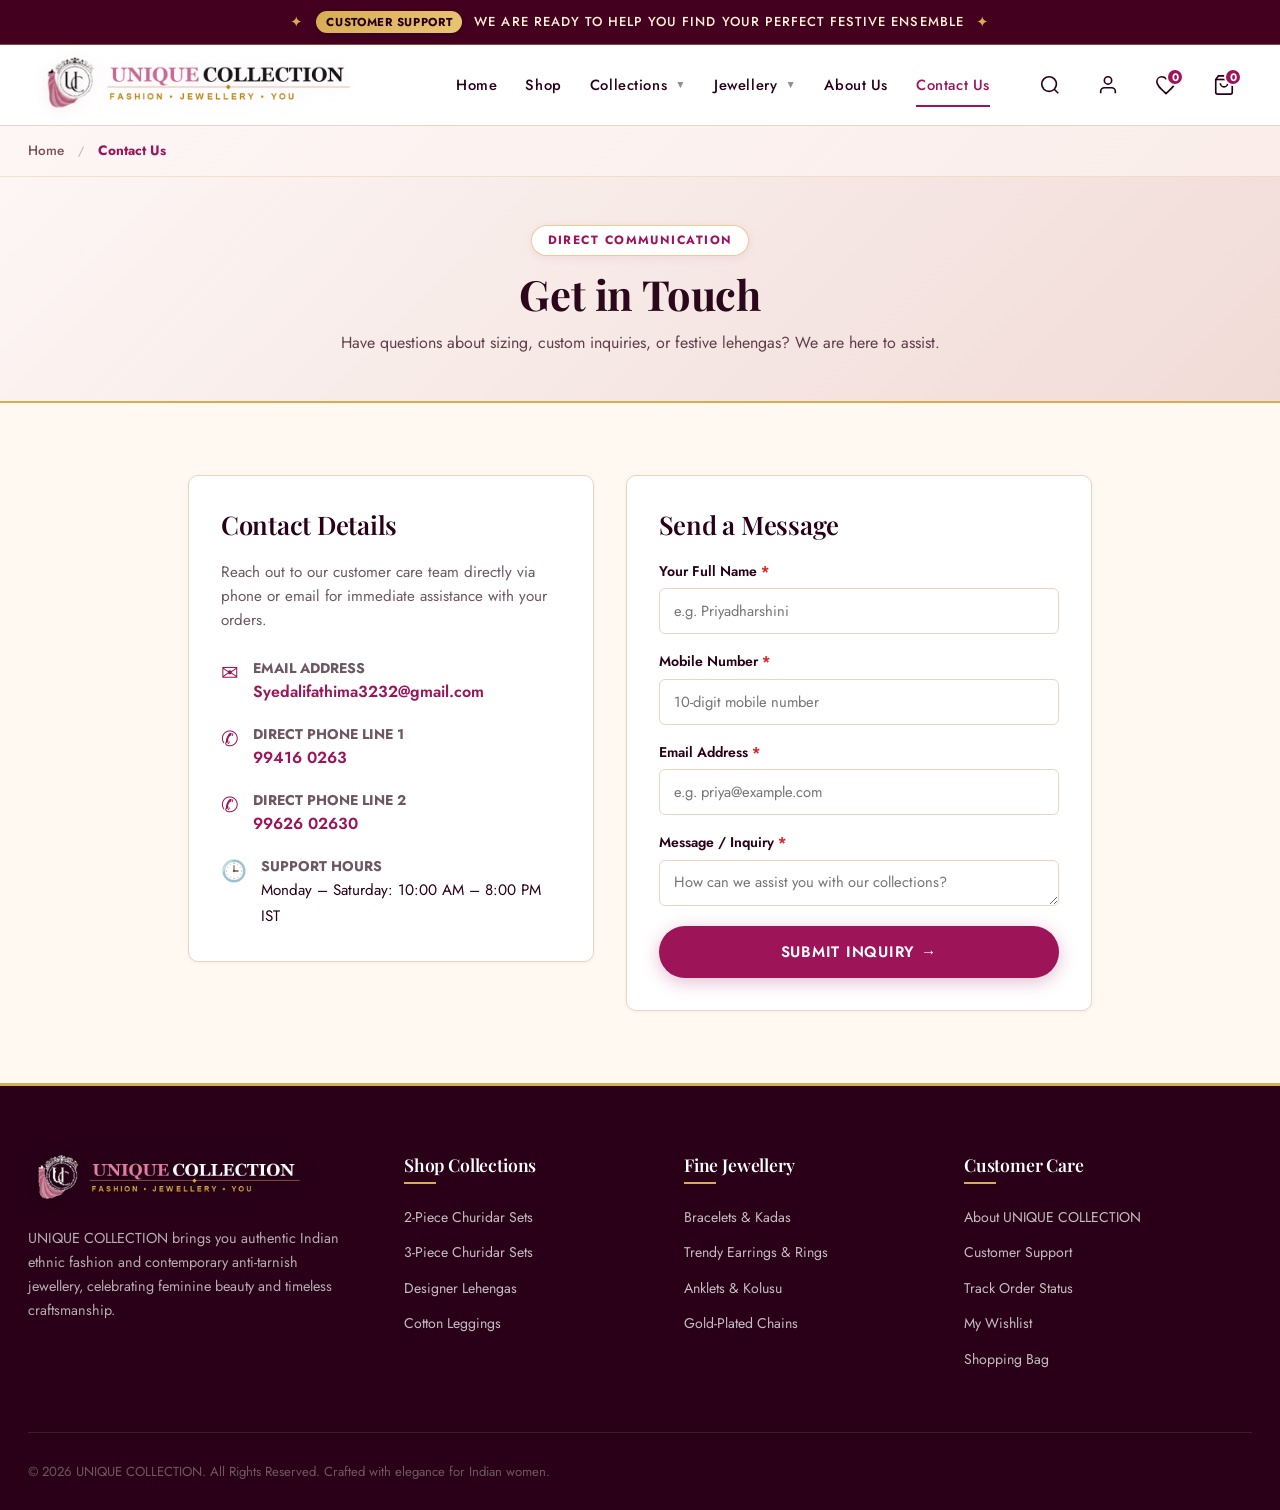
<file: pages/contact.html>
﻿<!DOCTYPE html>
<html lang="en">
<head>
    <meta charset="UTF-8">
    <meta name="viewport" content="width=device-width, initial-scale=1.0">
    <meta name="description" content="Contact UNIQUE COLLECTION customer care for assistance with women's ethnic fashion, sizes, and anti-tarnish jewellery.">
    <title>Contact Us | UNIQUE COLLECTION</title>
    <!-- Favicon (Browser Tab Icon) -->
    <link rel="icon" type="image/png" href="../assets/logo/favicon.png">
    <link rel="apple-touch-icon" href="../assets/logo/favicon.png">

    <!-- Google Fonts: Playfair Display & Jost -->
    <link rel="preconnect" href="https://fonts.googleapis.com">
    <link rel="preconnect" href="https://fonts.gstatic.com" crossorigin>
    <link href="https://fonts.googleapis.com/css2?family=Jost:wght@300;400;500;600;700&family=Playfair+Display:ital,wght@0,500;0,600;0,700;1,400&display=swap" rel="stylesheet">

    <!-- Stylesheets -->
    <link rel="stylesheet" href="../css/style.css">
    <link rel="stylesheet" href="../css/responsive.css">

    <!-- Deferred JavaScript Modules -->
    <script src="../js/products.js" defer></script>
    <script src="../js/cart.js" defer></script>
    <script src="../js/auth.js" defer></script>
    <script src="../js/main.js" defer></script>
</head>
<body class="page-contact">

    <!-- Top Announcement Bar -->
    <div class="announcement-bar" role="region" aria-label="Announcement">
        <div class="container">
            <div class="announcement-content">
                <span class="announcement-sparkle">✦</span>
                <span class="announcement-badge">Customer Support</span>
                <span>WE ARE READY TO HELP YOU FIND YOUR PERFECT FESTIVE ENSEMBLE</span>
                <span class="announcement-sparkle">✦</span>
            </div>
        </div>
    </div>

    <!-- Site Header & Primary Navigation -->
    <header class="site-header" id="site-header">
        <div class="header-container">
            <div class="header-inner">
                
                <button type="button" class="mobile-nav-toggle" id="mobile-nav-toggle" aria-label="Open mobile navigation menu">
                    <span class="hamburger-line"></span>
                    <span class="hamburger-line"></span>
                    <span class="hamburger-line"></span>
                </button>

                <a href="../index.html" class="brand-logo" aria-label="UNIQUE COLLECTION Home">
                    <img src="../assets/logo/logo.png" alt="UNIQUE COLLECTION - Fashion • Jewellery • You" class="brand-logo-img">
                </a>

                <nav class="main-nav" aria-label="Main Navigation">
                    <ul class="nav-list">
                        <li class="nav-item">
                            <a href="../index.html" class="nav-link">Home</a>
                        </li>
                        <li class="nav-item">
                            <a href="shop.html" class="nav-link">Shop</a>
                        </li>
                        <li class="nav-item has-dropdown">
                            <a href="category.html?cat=clothing" class="nav-link" aria-haspopup="true" aria-expanded="false">
                                Collections <span class="dropdown-chevron">▼</span>
                            </a>
                            <div class="nav-dropdown dropdown-vertical" aria-label="Collections Submenu">
                                <ul class="dropdown-menu-list">
                                    <li><a href="category.html?cat=new-arrivals" style="font-weight: 700; color: #d95368;">New Arrivals</a></li>
                                    <li><a href="category.html?cat=trending" style="font-weight: 700; color: #d95368;">Trending Now</a></li>
                                    <li><a href="category.html?cat=2-piece-churidar-sets">2-Piece Churidhar Sets</a></li>
                                    <li><a href="category.html?cat=3-piece-churidar-sets">3-Piece Churidhar Sets</a></li>
                                    <li><a href="category.html?cat=designer-lehengas">Designer Lehengas</a></li>
                                    <li><a href="category.html?cat=cotton-leggings">Cotton Leggings</a></li>
                                    <li><a href="category.html?cat=trendy-sharara-sets">Trendy Sharara Sets</a></li>
                                    <li><a href="category.html?cat=womens-innerwear-panties">Women's Innerwear &amp; Panties</a></li>
                                    <li><a href="category.html?cat=offer-kurti">Offer Kurti</a></li>
                                    <li><a href="category.html?cat=premium-cord-sets">Premium Cord Sets</a></li>
                                    <li><a href="category.html?cat=grand-salwar-sets">Grand Salwar Sets</a></li>
                                    <li><a href="category.html?cat=straight-cut-pants">Straight Cut Pants</a></li>
                                    <li><a href="category.html?cat=rayon-cord-sets">Rayon cord sets</a></li>
                                    <li><a href="category.html?cat=combo-cotton-cords">Combo Cotton Cords</a></li>
                                    <li><a href="category.html?cat=premium-kurtis">Premium Kurtis</a></li>
                                    <li><a href="category.html?cat=combo-cotton-salwar-sets">Combo Cotton Salwar sets</a></li>
                                    <li><a href="category.html?cat=top-shawl-combo">Top Shawl Combo</a></li>
                                    <li><a href="category.html?cat=budget-friendly-salwar-set">Budget Friendly Salwar Set</a></li>
                                    <li><a href="category.html?cat=299-kurtis">299 Kurtis</a></li>
                                    <li><a href="category.html?cat=plus-size-collections">Plus size collections</a></li>
                                    <li><a href="category.html?cat=feeding-collection">Feeding collection</a></li>
                                    <li><a href="category.html?cat=night-suits">Night suits</a></li>
                                </ul>
                            </div>
                        </li>
                        <li class="nav-item has-dropdown">
                            <a href="category.html?cat=jewellery" class="nav-link" aria-haspopup="true" aria-expanded="false">
                                Jewellery <span class="dropdown-chevron">▼</span>
                            </a>
                            <div class="nav-dropdown dropdown-vertical" aria-label="Jewellery Submenu">
                                <ul class="dropdown-menu-list">
                                    <li><a href="category.html?cat=bracelets-kadas">Bracelets &amp; Kadas</a></li>
                                    <li><a href="category.html?cat=trendy-earrings-rings">Trendy Earrings &amp; Rings</a></li>
                                    <li><a href="category.html?cat=stylish-anklets-kolusu">Stylish Anklets &amp; Kolusu</a></li>
                                    <li><a href="category.html?cat=fancy-bangles">Fancy Bangles</a></li>
                                    <li><a href="category.html?cat=guaranteed-earrings-studs">Guaranteed Earrings / Studs</a></li>
                                    <li><a href="category.html?cat=gold-plated-chains">Gold-Plated Chains</a></li>
                                    <li><a href="category.html?cat=premium-covering-bangles">Premium Covering Bangles</a></li>
                                </ul>
                            </div>
                        </li>
                        <li class="nav-item">
                            <a href="about.html" class="nav-link">About Us</a>
                        </li>
                        <li class="nav-item">
                            <a href="contact.html" class="nav-link active">Contact Us</a>
                        </li>
                    </ul>
                </nav>

                <div class="header-actions">
                    <button type="button" class="action-btn" id="search-toggle-btn" aria-label="Search catalog">
                        <svg class="action-icon" viewBox="0 0 24 24"><circle cx="11" cy="11" r="8"></circle><line x1="21" y1="21" x2="16.65" y2="16.65"></line></svg>
                    </button>
                    <a href="login.html" class="action-btn" aria-label="Customer Login">
                        <svg class="action-icon" viewBox="0 0 24 24"><path d="M20 21v-2a4 4 0 0 0-4-4H8a4 4 0 0 0-4 4v2"></path><circle cx="12" cy="7" r="4"></circle></svg>
                    </a>
                    <a href="wishlist.html" class="action-btn" aria-label="View Wishlist">
                        <svg class="action-icon" viewBox="0 0 24 24"><path d="M12 21.35l-1.45-1.32C5.4 15.36 2 12.28 2 8.5 2 5.42 4.42 3 7.5 3c1.74 0 3.41.81 4.5 2.09C13.09 3.81 14.76 3 16.5 3 19.58 3 22 5.42 22 8.5c0 3.78-3.4 6.86-8.55 11.54L12 21.35z"></path></svg>
                        <span class="badge-count wishlist-count-badge">0</span>
                    </a>
                    <a href="cart.html" class="action-btn" aria-label="View Shopping Bag">
                        <svg class="action-icon" viewBox="0 0 24 24"><path d="M6 2L3 6v14a2 2 0 0 0 2 2h14a2 2 0 0 0 2-2V6l-3-4z"></path><line x1="3" y1="6" x2="21" y2="6"></line><path d="M16 10a4 4 0 0 1-8 0"></path></svg>
                        <span class="badge-count cart-count-badge">0</span>
                    </a>
                </div>
            </div>
        </div>

        <div class="search-overlay" id="search-overlay">
            <div class="container">
                <form class="search-form-inner" id="header-search-form">
                    <input type="text" class="search-input-field" id="header-search-input" placeholder="Search catalog..." aria-label="Search catalog">
                    <button type="submit" class="search-submit-btn"><span>Search</span></button>
                    <button type="button" class="search-close-btn" id="search-close-btn" aria-label="Close search">✕</button>
                </form>
            </div>
        </div>
    </header>

    <!-- Mobile Drawer Overlay -->
    <div class="mobile-drawer-overlay" id="mobile-drawer-overlay">
        <aside class="mobile-nav-drawer" aria-label="Mobile Navigation Drawer">
            <div class="drawer-header">
                <a href="../index.html" class="brand-logo" aria-label="UNIQUE COLLECTION Home">
                    <img src="../assets/logo/logo.png" alt="UNIQUE COLLECTION - Fashion • Jewellery • You" class="brand-logo-img" style="height: 38px;">
                </a>
                <button type="button" class="drawer-close-btn" id="drawer-close-btn" aria-label="Close menu">✕</button>
            </div>
            <div class="drawer-content">
                <ul class="mobile-menu-list">
                    <li class="mobile-menu-item"><a href="../index.html" class="mobile-menu-link">Home</a></li>
                    <li class="mobile-menu-item"><a href="shop.html" class="mobile-menu-link">Shop</a></li>
                    <li class="mobile-menu-item">
                        <a href="#" class="mobile-menu-link mobile-accordion-toggle" data-target="sub-collections-mobile" aria-expanded="false">
                            Collections <span class="mobile-chevron">▼</span>
                        </a>
                        <ul class="mobile-sub-menu" id="sub-collections-mobile">
                            <li><a href="category.html?cat=new-arrivals" style="font-weight: 700; color: #d95368;">New Arrivals</a></li>
                                    <li><a href="category.html?cat=trending" style="font-weight: 700; color: #d95368;">Trending Now</a></li>
                                    <li><a href="category.html?cat=2-piece-churidar-sets">2-Piece Churidhar Sets</a></li>
                            <li><a href="category.html?cat=3-piece-churidar-sets">3-Piece Churidhar Sets</a></li>
                            <li><a href="category.html?cat=designer-lehengas">Designer Lehengas</a></li>
                            <li><a href="category.html?cat=cotton-leggings">Cotton Leggings</a></li>
                            <li><a href="category.html?cat=trendy-sharara-sets">Trendy Sharara Sets</a></li>
                            <li><a href="category.html?cat=womens-innerwear-panties">Women's Innerwear &amp; Panties</a></li>
                            <li><a href="category.html?cat=offer-kurti">Offer Kurti</a></li>
                            <li><a href="category.html?cat=premium-cord-sets">Premium Cord Sets</a></li>
                            <li><a href="category.html?cat=grand-salwar-sets">Grand Salwar Sets</a></li>
                            <li><a href="category.html?cat=straight-cut-pants">Straight Cut Pants</a></li>
                            <li><a href="category.html?cat=rayon-cord-sets">Rayon cord sets</a></li>
                            <li><a href="category.html?cat=combo-cotton-cords">Combo Cotton Cords</a></li>
                            <li><a href="category.html?cat=premium-kurtis">Premium Kurtis</a></li>
                            <li><a href="category.html?cat=combo-cotton-salwar-sets">Combo Cotton Salwar sets</a></li>
                            <li><a href="category.html?cat=top-shawl-combo">Top Shawl Combo</a></li>
                            <li><a href="category.html?cat=budget-friendly-salwar-set">Budget Friendly Salwar Set</a></li>
                            <li><a href="category.html?cat=299-kurtis">299 Kurtis</a></li>
                            <li><a href="category.html?cat=plus-size-collections">Plus size collections</a></li>
                            <li><a href="category.html?cat=feeding-collection">Feeding collection</a></li>
                            <li><a href="category.html?cat=night-suits">Night suits</a></li>
                        </ul>
                    </li>
                    <li class="mobile-menu-item">
                        <a href="#" class="mobile-menu-link mobile-accordion-toggle" data-target="sub-jewellery-mobile" aria-expanded="false">
                            Jewellery <span class="mobile-chevron">▼</span>
                        </a>
                        <ul class="mobile-sub-menu" id="sub-jewellery-mobile">
                            <li><a href="category.html?cat=bracelets-kadas">Bracelets &amp; Kadas</a></li>
                            <li><a href="category.html?cat=trendy-earrings-rings">Trendy Earrings &amp; Rings</a></li>
                            <li><a href="category.html?cat=stylish-anklets-kolusu">Stylish Anklets &amp; Kolusu</a></li>
                            <li><a href="category.html?cat=fancy-bangles">Fancy Bangles</a></li>
                            <li><a href="category.html?cat=guaranteed-earrings-studs">Guaranteed Earrings / Studs</a></li>
                            <li><a href="category.html?cat=gold-plated-chains">Gold-Plated Chains</a></li>
                            <li><a href="category.html?cat=premium-covering-bangles">Premium Covering Bangles</a></li>
                        </ul>
                    </li>
                    <li class="mobile-menu-item"><a href="about.html" class="mobile-menu-link">About Us</a></li>
                    <li class="mobile-menu-item"><a href="contact.html" class="mobile-menu-link active">Contact Us</a></li>
                </ul>
            </div>
        </aside>
    </div>

    <!-- Main Content Area -->
    <main id="main-content">
        <!-- Breadcrumb Navigation -->
        <nav class="breadcrumb-nav" aria-label="Breadcrumb">
            <div class="container">
                <ol class="breadcrumb-list">
                    <li class="breadcrumb-item"><a href="../index.html">Home</a></li>
                    <li class="breadcrumb-separator">/</li>
                    <li class="breadcrumb-item active">Contact Us</li>
                </ol>
            </div>
        </nav>

        <section class="page-hero-banner">
            <div class="container">
                <span class="category-group-badge">Direct Communication</span>
                <h1 class="page-hero-title">Get in Touch</h1>
                <p class="page-hero-desc">
                    Have questions about sizing, custom inquiries, or festive lehengas? We are here to assist.
                </p>
            </div>
        </section>

        <section class="section-padding">
            <div class="container" style="max-width: 960px;">
                <div class="contact-grid">
                    <!-- Client Details Card -->
                    <div class="form-card" style="padding: 32px;">
                        <h2 style="font-family: var(--font-heading); color: var(--color-dark); margin-bottom: 20px; font-size: 1.6rem;">
                            Contact Details
                        </h2>
                        <p style="color: var(--color-text-muted); font-size: 0.95rem; line-height: 1.6; margin-bottom: 24px;">
                            Reach out to our customer care team directly via phone or email for immediate assistance with your orders.
                        </p>

                        <div style="display: flex; flex-direction: column; gap: 18px;">
                            <div style="display: flex; gap: 14px; align-items: flex-start;">
                                <span style="font-size: 1.3rem; color: var(--color-primary);">✉</span>
                                <div>
                                    <strong style="display: block; font-size: 0.88rem; color: var(--color-text-muted); text-transform: uppercase;">Email Address</strong>
                                    <a href="mailto:Syedalifathima3232@gmail.com" style="color: var(--color-primary); font-weight: 600; text-decoration: none;">Syedalifathima3232@gmail.com</a>
                                </div>
                            </div>

                            <div style="display: flex; gap: 14px; align-items: flex-start;">
                                <span style="font-size: 1.3rem; color: var(--color-primary);">✆</span>
                                <div>
                                    <strong style="display: block; font-size: 0.88rem; color: var(--color-text-muted); text-transform: uppercase;">Direct Phone Line 1</strong>
                                    <a href="tel:994160263" style="color: var(--color-primary); font-weight: 600; text-decoration: none;">99416 0263</a>
                                </div>
                            </div>

                            <div style="display: flex; gap: 14px; align-items: flex-start;">
                                <span style="font-size: 1.3rem; color: var(--color-primary);">✆</span>
                                <div>
                                    <strong style="display: block; font-size: 0.88rem; color: var(--color-text-muted); text-transform: uppercase;">Direct Phone Line 2</strong>
                                    <a href="tel:9962602630" style="color: var(--color-primary); font-weight: 600; text-decoration: none;">99626 02630</a>
                                </div>
                            </div>

                            <div style="display: flex; gap: 14px; align-items: flex-start;">
                                <span style="font-size: 1.3rem; color: var(--color-primary);">🕒</span>
                                <div>
                                    <strong style="display: block; font-size: 0.88rem; color: var(--color-text-muted); text-transform: uppercase;">Support Hours</strong>
                                    <span style="color: var(--color-dark); font-size: 0.95rem;">Monday – Saturday: 10:00 AM – 8:00 PM IST</span>
                                </div>
                            </div>
                        </div>
                    </div>

                    <!-- Contact Form Simulation -->
                    <div class="form-card" style="padding: 32px;">
                        <h2 style="font-family: var(--font-heading); color: var(--color-dark); margin-bottom: 20px; font-size: 1.6rem;">
                            Send a Message
                        </h2>
                        <form id="contact-demo-form" onsubmit="event.preventDefault(); window.CartService && window.CartService.showToast('Thank you! Your message has been received.', 'success'); this.reset();">
                            <div class="form-group" style="margin-bottom: 16px;">
                                <label class="form-label" for="contact-name">Your Full Name <span class="required-star">*</span></label>
                                <input type="text" id="contact-name" class="form-input" placeholder="e.g. Priyadharshini" required>
                            </div>
                            <div class="form-group" style="margin-bottom: 16px;">
                                <label class="form-label" for="contact-phone">Mobile Number <span class="required-star">*</span></label>
                                <input type="tel" id="contact-phone" class="form-input" placeholder="10-digit mobile number" maxlength="10" required>
                            </div>
                            <div class="form-group" style="margin-bottom: 16px;">
                                <label class="form-label" for="contact-email">Email Address <span class="required-star">*</span></label>
                                <input type="email" id="contact-email" class="form-input" placeholder="e.g. priya@example.com" required>
                            </div>
                            <div class="form-group" style="margin-bottom: 20px;">
                                <label class="form-label" for="contact-msg">Message / Inquiry <span class="required-star">*</span></label>
                                <textarea id="contact-msg" class="form-input" rows="4" placeholder="How can we assist you with our collections?" required></textarea>
                            </div>
                            <button type="submit" class="btn-primary" style="width: 100%;">
                                SUBMIT INQUIRY →
                            </button>
                        </form>
                    </div>
                </div>
            </div>
        </section>
    </main>

    <!-- Toast Notifications Container -->
    <div class="toast-container" id="toast-container" aria-live="polite"></div>

    <!-- Footer -->
    <footer class="site-footer" id="site-footer">
        <div class="container">
            <div class="footer-top">
                <div class="footer-brand">
                    <a href="../index.html" class="brand-logo" style="margin-bottom: 16px; display: inline-block; padding: 0;">
                        <img src="../assets/logo/logo-light.png" alt="UNIQUE COLLECTION - Fashion • Jewellery • You" class="brand-logo-img" style="height: 50px; filter: drop-shadow(0 2px 8px rgba(0,0,0,0.4));">
                    </a>
                    <p>UNIQUE COLLECTION brings you authentic Indian ethnic fashion and contemporary anti-tarnish jewellery, celebrating feminine beauty and timeless craftsmanship.</p>
                </div>
                <div>
                    <h4 class="footer-heading">Shop Collections</h4>
                    <ul class="footer-links">
                        <li><a href="category.html?cat=2-piece-churidar-sets">2-Piece Churidar Sets</a></li>
                        <li><a href="category.html?cat=3-piece-churidar-sets">3-Piece Churidar Sets</a></li>
                        <li><a href="category.html?cat=designer-lehengas">Designer Lehengas</a></li>
                        <li><a href="category.html?cat=cotton-leggings">Cotton Leggings</a></li>
                    </ul>
                </div>
                <div>
                    <h4 class="footer-heading">Fine Jewellery</h4>
                    <ul class="footer-links">
                        <li><a href="category.html?cat=bracelets-kadas">Bracelets &amp; Kadas</a></li>
                        <li><a href="category.html?cat=trendy-earrings-rings">Trendy Earrings &amp; Rings</a></li>
                        <li><a href="category.html?cat=stylish-anklets-kolusu">Anklets &amp; Kolusu</a></li>
                        <li><a href="category.html?cat=gold-plated-chains">Gold-Plated Chains</a></li>
                    </ul>
                </div>
                <div>
                    <h4 class="footer-heading">Customer Care</h4>
                    <ul class="footer-links">
                        <li><a href="about.html">About UNIQUE COLLECTION</a></li>
                        <li><a href="contact.html">Customer Support</a></li>
                        <li><a href="my-orders.html">Track Order Status</a></li>
                        <li><a href="wishlist.html">My Wishlist</a></li>
                        <li><a href="cart.html">Shopping Bag</a></li>
                    </ul>
                </div>
            </div>
            <div class="footer-bottom">
                <p>&copy; 2026 UNIQUE COLLECTION. All Rights Reserved. Crafted with elegance for Indian women.</p>
            </div>
        </div>
    </footer>

</body>
</html>
</file>
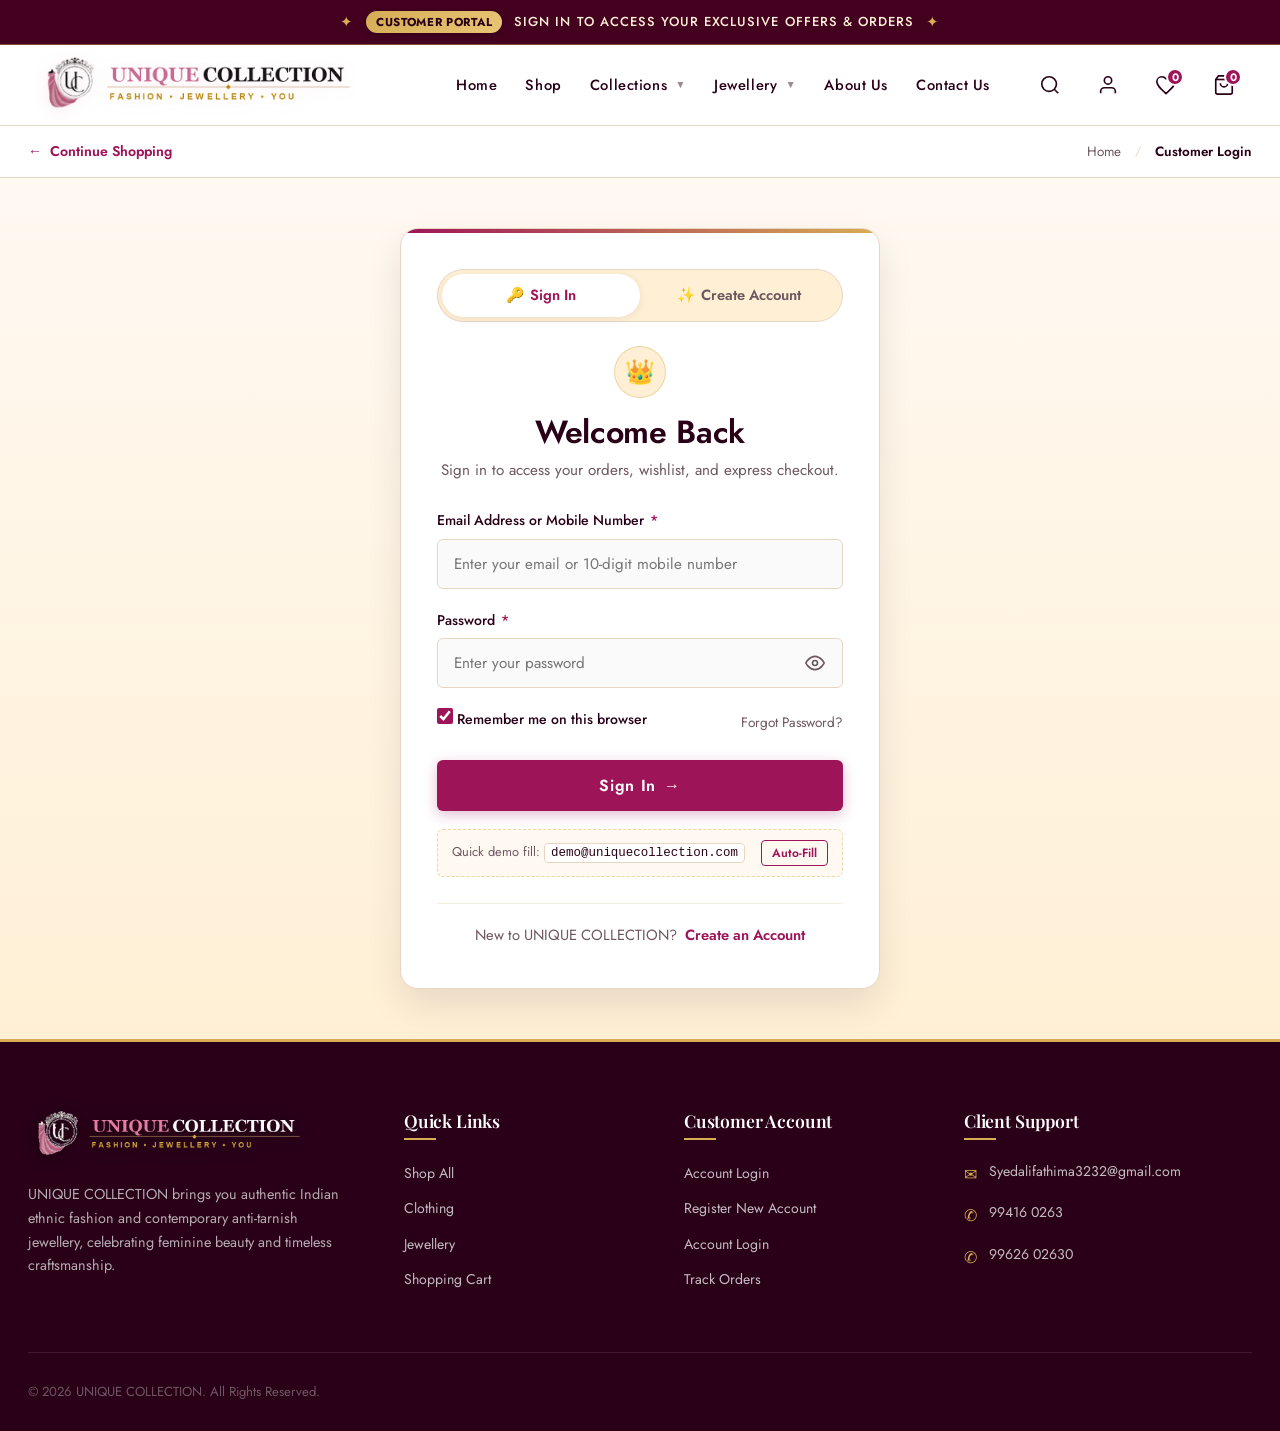
<file: pages/login.html>
﻿<!DOCTYPE html>
<html lang="en">
<head>
    <meta charset="UTF-8">
    <meta name="viewport" content="width=device-width, initial-scale=1.0">
    <meta name="description" content="Sign in to your UNIQUE COLLECTION customer account to track orders, manage your profile, and complete your purchase.">
    <title>Customer Login | UNIQUE COLLECTION</title>
    <!-- Favicon (Browser Tab Icon) -->
    <link rel="icon" type="image/png" href="../assets/logo/favicon.png">
    <link rel="apple-touch-icon" href="../assets/logo/favicon.png">

    <!-- Google Fonts: Playfair Display & Jost -->
    <link rel="preconnect" href="https://fonts.googleapis.com">
    <link rel="preconnect" href="https://fonts.gstatic.com" crossorigin>
    <link href="https://fonts.googleapis.com/css2?family=Jost:wght@300;400;500;600;700&family=Playfair+Display:ital,wght@0,500;0,600;0,700;1,400&display=swap" rel="stylesheet">

    <!-- Stylesheets -->
    <link rel="stylesheet" href="../css/style.css">
    <link rel="stylesheet" href="../css/auth.css">
    <link rel="stylesheet" href="../css/responsive.css">

    <!-- Deferred JavaScript Modules -->
    <script src="../js/products.js" defer></script>
    <script src="../js/cart.js" defer></script>
    <script src="../js/auth.js" defer></script>
    <script src="../js/main.js" defer></script>
</head>
<body class="page-auth page-login">

    <!-- 1. Top Announcement Bar -->
    <div class="announcement-bar" role="region" aria-label="Announcement">
        <div class="container">
            <div class="announcement-content">
                <span class="announcement-sparkle">✦</span>
                <span class="announcement-badge">Customer Portal</span>
                <span>SIGN IN TO ACCESS YOUR EXCLUSIVE OFFERS &amp; ORDERS</span>
                <span class="announcement-sparkle">✦</span>
            </div>
        </div>
    </div>

    <!-- 2. Site Header & Primary Navigation -->
    <header class="site-header" id="site-header">
        <div class="header-container">
            <div class="header-inner">
                
                <!-- Mobile Navigation Toggle -->
                <button type="button" class="mobile-nav-toggle" id="mobile-nav-toggle" aria-label="Open mobile navigation menu">
                    <span class="hamburger-line"></span>
                    <span class="hamburger-line"></span>
                    <span class="hamburger-line"></span>
                </button>

                <!-- Brand Logo (Client official logo) -->
                <a href="../index.html" class="brand-logo" aria-label="UNIQUE COLLECTION Home">
                    <img src="../assets/logo/logo.png" alt="UNIQUE COLLECTION - Fashion • Jewellery • You" class="brand-logo-img">
                </a>

                <!-- Desktop Primary Navigation -->
                <nav class="main-nav" aria-label="Main Navigation">
                    <ul class="nav-list">
                        <li class="nav-item">
                            <a href="../index.html" class="nav-link">Home</a>
                        </li>
                        <li class="nav-item">
                            <a href="shop.html" class="nav-link">Shop</a>
                        </li>
                        <li class="nav-item has-dropdown">
                            <a href="category.html?cat=clothing" class="nav-link" aria-haspopup="true" aria-expanded="false">
                                Collections <span class="dropdown-chevron">▼</span>
                            </a>
                            <div class="nav-dropdown dropdown-vertical" aria-label="Collections Submenu">
                                <ul class="dropdown-menu-list">
                                    <li><a href="category.html?cat=new-arrivals" style="font-weight: 700; color: #d95368;">New Arrivals</a></li>
                                    <li><a href="category.html?cat=trending" style="font-weight: 700; color: #d95368;">Trending Now</a></li>
                                    <li><a href="category.html?cat=2-piece-churidar-sets">2-Piece Churidhar Sets</a></li>
                                    <li><a href="category.html?cat=3-piece-churidar-sets">3-Piece Churidhar Sets</a></li>
                                    <li><a href="category.html?cat=designer-lehengas">Designer Lehengas</a></li>
                                    <li><a href="category.html?cat=cotton-leggings">Cotton Leggings</a></li>
                                    <li><a href="category.html?cat=trendy-sharara-sets">Trendy Sharara Sets</a></li>
                                    <li><a href="category.html?cat=womens-innerwear-panties">Women's Innerwear &amp; Panties</a></li>
                                    <li><a href="category.html?cat=offer-kurti">Offer Kurti</a></li>
                                    <li><a href="category.html?cat=premium-cord-sets">Premium Cord Sets</a></li>
                                    <li><a href="category.html?cat=grand-salwar-sets">Grand Salwar Sets</a></li>
                                    <li><a href="category.html?cat=straight-cut-pants">Straight Cut Pants</a></li>
                                    <li><a href="category.html?cat=rayon-cord-sets">Rayon cord sets</a></li>
                                    <li><a href="category.html?cat=combo-cotton-cords">Combo Cotton Cords</a></li>
                                    <li><a href="category.html?cat=premium-kurtis">Premium Kurtis</a></li>
                                    <li><a href="category.html?cat=combo-cotton-salwar-sets">Combo Cotton Salwar sets</a></li>
                                    <li><a href="category.html?cat=top-shawl-combo">Top Shawl Combo</a></li>
                                    <li><a href="category.html?cat=budget-friendly-salwar-set">Budget Friendly Salwar Set</a></li>
                                    <li><a href="category.html?cat=299-kurtis">299 Kurtis</a></li>
                                    <li><a href="category.html?cat=plus-size-collections">Plus size collections</a></li>
                                    <li><a href="category.html?cat=feeding-collection">Feeding collection</a></li>
                                    <li><a href="category.html?cat=night-suits">Night suits</a></li>
                                </ul>
                            </div>
                        </li>
                        <li class="nav-item has-dropdown">
                            <a href="category.html?cat=jewellery" class="nav-link" aria-haspopup="true" aria-expanded="false">
                                Jewellery <span class="dropdown-chevron">▼</span>
                            </a>
                            <div class="nav-dropdown dropdown-vertical" aria-label="Jewellery Submenu">
                                <ul class="dropdown-menu-list">
                                    <li><a href="category.html?cat=bracelets-kadas">Bracelets &amp; Kadas</a></li>
                                    <li><a href="category.html?cat=trendy-earrings-rings">Trendy Earrings &amp; Rings</a></li>
                                    <li><a href="category.html?cat=stylish-anklets-kolusu">Stylish Anklets &amp; Kolusu</a></li>
                                    <li><a href="category.html?cat=fancy-bangles">Fancy Bangles</a></li>
                                    <li><a href="category.html?cat=guaranteed-earrings-studs">Guaranteed Earrings / Studs</a></li>
                                    <li><a href="category.html?cat=gold-plated-chains">Gold-Plated Chains</a></li>
                                    <li><a href="category.html?cat=premium-covering-bangles">Premium Covering Bangles</a></li>
                                </ul>
                            </div>
                        </li>
                        <li class="nav-item">
                            <a href="about.html" class="nav-link">About Us</a>
                        </li>
                        <li class="nav-item">
                            <a href="contact.html" class="nav-link">Contact Us</a>
                        </li>
                    </ul>
                </nav>

                <!-- Header Actions -->
                <div class="header-actions">
                    <button type="button" class="action-btn" id="search-toggle-btn" aria-label="Search catalog">
                        <svg class="action-icon" viewBox="0 0 24 24">
                            <circle cx="11" cy="11" r="8"></circle>
                            <line x1="21" y1="21" x2="16.65" y2="16.65"></line>
                        </svg>
                    </button>

                    <a href="login.html" class="action-btn active" aria-label="Customer Login">
                        <svg class="action-icon" viewBox="0 0 24 24">
                            <path d="M20 21v-2a4 4 0 0 0-4-4H8a4 4 0 0 0-4 4v2"></path>
                            <circle cx="12" cy="7" r="4"></circle>
                        </svg>
                    </a>

                    <a href="wishlist.html" class="action-btn" aria-label="View Wishlist">
                        <svg class="action-icon" viewBox="0 0 24 24">
                            <path d="M12 21.35l-1.45-1.32C5.4 15.36 2 12.28 2 8.5 2 5.42 4.42 3 7.5 3c1.74 0 3.41.81 4.5 2.09C13.09 3.81 14.76 3 16.5 3 19.58 3 22 5.42 22 8.5c0 3.78-3.4 6.86-8.55 11.54L12 21.35z"></path>
                        </svg>
                        <span class="badge-count wishlist-count-badge">0</span>
                    </a>

                    <a href="cart.html" class="action-btn" aria-label="View Shopping Cart">
                        <svg class="action-icon" viewBox="0 0 24 24">
                            <path d="M6 2L3 6v14a2 2 0 0 0 2 2h14a2 2 0 0 0 2-2V6l-3-4z"></path>
                            <line x1="3" y1="6" x2="21" y2="6"></line>
                            <path d="M16 10a4 4 0 0 1-8 0"></path>
                        </svg>
                        <span class="badge-count cart-count-badge">0</span>
                    </a>
                </div>
            </div>
        </div>

        <!-- Search Bar Overlay -->
        <div class="search-overlay" id="search-overlay">
            <div class="container">
                <form class="search-form-inner" id="header-search-form">
                    <input type="text" class="search-input-field" id="header-search-input" placeholder="Search products..." aria-label="Search catalog">
                    <button type="submit" class="search-submit-btn">
                        <span>Search</span>
                    </button>
                    <button type="button" class="search-close-btn" id="search-close-btn" aria-label="Close search">✕</button>
                </form>
            </div>
        </div>
    </header>

    <!-- Mobile Navigation Drawer -->
    <div class="mobile-drawer-overlay" id="mobile-drawer-overlay">
        <aside class="mobile-nav-drawer" aria-label="Mobile Navigation Drawer">
            <div class="drawer-header">
                <a href="../index.html" class="brand-logo" aria-label="UNIQUE COLLECTION Home">
                    <img src="../assets/logo/logo.png" alt="UNIQUE COLLECTION - Fashion • Jewellery • You" class="brand-logo-img" style="height: 38px;">
                </a>
                <button type="button" class="drawer-close-btn" id="drawer-close-btn" aria-label="Close menu">✕</button>
            </div>
            <div class="drawer-content">
                <ul class="mobile-menu-list">
                    <li class="mobile-menu-item"><a href="../index.html" class="mobile-menu-link">Home</a></li>
                    <li class="mobile-menu-item"><a href="shop.html" class="mobile-menu-link">Shop</a></li>
                    <li class="mobile-menu-item">
                        <a href="#" class="mobile-menu-link mobile-accordion-toggle" data-target="sub-collections-mobile" aria-expanded="false">
                            Collections <span class="mobile-chevron">▼</span>
                        </a>
                        <ul class="mobile-sub-menu" id="sub-collections-mobile">
                            <li><a href="category.html?cat=new-arrivals" style="font-weight: 700; color: #d95368;">New Arrivals</a></li>
                                    <li><a href="category.html?cat=trending" style="font-weight: 700; color: #d95368;">Trending Now</a></li>
                                    <li><a href="category.html?cat=2-piece-churidar-sets">2-Piece Churidhar Sets</a></li>
                            <li><a href="category.html?cat=3-piece-churidar-sets">3-Piece Churidhar Sets</a></li>
                            <li><a href="category.html?cat=designer-lehengas">Designer Lehengas</a></li>
                            <li><a href="category.html?cat=cotton-leggings">Cotton Leggings</a></li>
                            <li><a href="category.html?cat=trendy-sharara-sets">Trendy Sharara Sets</a></li>
                            <li><a href="category.html?cat=womens-innerwear-panties">Women's Innerwear &amp; Panties</a></li>
                            <li><a href="category.html?cat=offer-kurti">Offer Kurti</a></li>
                            <li><a href="category.html?cat=premium-cord-sets">Premium Cord Sets</a></li>
                            <li><a href="category.html?cat=grand-salwar-sets">Grand Salwar Sets</a></li>
                            <li><a href="category.html?cat=straight-cut-pants">Straight Cut Pants</a></li>
                            <li><a href="category.html?cat=rayon-cord-sets">Rayon cord sets</a></li>
                            <li><a href="category.html?cat=combo-cotton-cords">Combo Cotton Cords</a></li>
                            <li><a href="category.html?cat=premium-kurtis">Premium Kurtis</a></li>
                            <li><a href="category.html?cat=combo-cotton-salwar-sets">Combo Cotton Salwar sets</a></li>
                            <li><a href="category.html?cat=top-shawl-combo">Top Shawl Combo</a></li>
                            <li><a href="category.html?cat=budget-friendly-salwar-set">Budget Friendly Salwar Set</a></li>
                            <li><a href="category.html?cat=299-kurtis">299 Kurtis</a></li>
                            <li><a href="category.html?cat=plus-size-collections">Plus size collections</a></li>
                            <li><a href="category.html?cat=feeding-collection">Feeding collection</a></li>
                            <li><a href="category.html?cat=night-suits">Night suits</a></li>
                        </ul>
                    </li>
                    <li class="mobile-menu-item">
                        <a href="#" class="mobile-menu-link mobile-accordion-toggle" data-target="sub-jewellery-mobile" aria-expanded="false">
                            Jewellery <span class="mobile-chevron">▼</span>
                        </a>
                        <ul class="mobile-sub-menu" id="sub-jewellery-mobile">
                            <li><a href="category.html?cat=bracelets-kadas">Bracelets &amp; Kadas</a></li>
                            <li><a href="category.html?cat=trendy-earrings-rings">Trendy Earrings &amp; Rings</a></li>
                            <li><a href="category.html?cat=stylish-anklets-kolusu">Stylish Anklets &amp; Kolusu</a></li>
                            <li><a href="category.html?cat=fancy-bangles">Fancy Bangles</a></li>
                            <li><a href="category.html?cat=guaranteed-earrings-studs">Guaranteed Earrings / Studs</a></li>
                            <li><a href="category.html?cat=gold-plated-chains">Gold-Plated Chains</a></li>
                            <li><a href="category.html?cat=premium-covering-bangles">Premium Covering Bangles</a></li>
                        </ul>
                    </li>
                    <li class="mobile-menu-item"><a href="about.html" class="mobile-menu-link">About Us</a></li>
                    <li class="mobile-menu-item"><a href="contact.html" class="mobile-menu-link">Contact Us</a></li>
                </ul>
            </div>
        </aside>
    </div>

    <!-- Main Login Content -->
    <main id="main-content">

        <!-- Breadcrumb Bar -->
        <div class="product-nav-bar">
            <div class="container">
                <div class="product-nav-inner">
                    <a href="shop.html" class="btn-back-shop">
                        <span class="back-arrow">←</span> Continue Shopping
                    </a>
                    <nav class="product-breadcrumbs" aria-label="Breadcrumb">
                        <a href="../index.html">Home</a>
                        <span class="breadcrumb-separator">/</span>
                        <span class="breadcrumb-current">Customer Login</span>
                    </nav>
                </div>
            </div>
        </div>

        <section class="auth-wrapper">
            <div class="auth-card">

                <!-- Auth Navigation Segmented Tabs -->
                <div class="auth-tabs-nav" role="tablist">
                    <a href="login.html" class="auth-tab-link active" id="tab-login" role="tab" aria-selected="true">
                        <span>🔑</span> Sign In
                    </a>
                    <a href="register.html" class="auth-tab-link" id="tab-register" role="tab" aria-selected="false">
                        <span>✨</span> Create Account
                    </a>
                </div>

                <div class="auth-header">
                    <div class="auth-header-icon">👑</div>
                    <h1>Welcome Back</h1>
                    <p>Sign in to access your orders, wishlist, and express checkout.</p>
                </div>

                <!-- Login Form -->
                <form class="auth-form" id="login-form" novalidate>
                    
                    <!-- Identifier Field: Email or Mobile -->
                    <div class="form-group">
                        <label for="login-identifier">
                            Email Address or Mobile Number <span class="req-star">*</span>
                        </label>
                        <input 
                            type="text" 
                            id="login-identifier" 
                            name="identifier" 
                            placeholder="Enter your email or 10-digit mobile number"
                            autocomplete="username"
                            required
                        >
                        <div class="field-error" id="error-login-identifier"></div>
                    </div>

                    <!-- Password Field with Show/Hide -->
                    <div class="form-group">
                        <label for="login-password">
                            Password <span class="req-star">*</span>
                        </label>
                        <div class="password-input-wrap">
                            <input 
                                type="password" 
                                id="login-password" 
                                name="password" 
                                placeholder="Enter your password"
                                autocomplete="current-password"
                                required
                            >
                            <button type="button" class="btn-toggle-password" id="btn-toggle-login-pass" aria-label="Show password" title="Show password">
                                <svg class="icon-eye" viewBox="0 0 24 24" fill="none" stroke="currentColor" stroke-width="2">
                                    <path d="M1 12s4-8 11-8 11 8 11 8-4 8-11 8-11-8-11-8z"></path>
                                    <circle cx="12" cy="12" r="3"></circle>
                                </svg>
                            </button>
                        </div>
                        <div class="field-error" id="error-login-password"></div>
                    </div>

                    <!-- Options Row -->
                    <div class="auth-options-row">
                        <label class="auth-remember-label">
                            <input type="checkbox" id="login-remember" checked>
                            <span>Remember me on this browser</span>
                        </label>
                        <a href="javascript:void(0)" class="auth-hint-link" id="link-forgot-pass">Forgot Password?</a>
                    </div>

                    <!-- Submit Button -->
                    <button type="submit" class="btn-auth-submit" id="btn-login-submit">
                        <span>Sign In</span>
                        <span>→</span>
                    </button>

                    <!-- Subtle Test Evaluator Assist (Discreet) -->
                    <div class="auth-demo-assist">
                        <span>Quick demo fill: <code>demo@uniquecollection.com</code></span>
                        <button type="button" id="btn-fill-demo" class="btn-demo-quickfill">Auto-Fill</button>
                    </div>

                </form>

                <!-- Switch to Register -->
                <div class="auth-footer">
                    <span>New to UNIQUE COLLECTION?</span>
                    <a href="register.html" id="link-to-register">Create an Account</a>
                </div>

            </div>
        </section>

    </main>

    <!-- Professional Footer -->
    <footer class="site-footer" id="site-footer">
        <div class="container">
            <div class="footer-top">
                <div class="footer-brand">
                    <a href="../index.html" class="brand-logo" style="margin-bottom: 16px; display: inline-block; padding: 0;">
                        <img src="../assets/logo/logo-light.png" alt="UNIQUE COLLECTION - Fashion • Jewellery • You" class="brand-logo-img" style="height: 50px; filter: drop-shadow(0 2px 8px rgba(0,0,0,0.4));">
                    </a>
                    <p>UNIQUE COLLECTION brings you authentic Indian ethnic fashion and contemporary anti-tarnish jewellery, celebrating feminine beauty and timeless craftsmanship.</p>
                </div>
                <div>
                    <h4 class="footer-heading">Quick Links</h4>
                    <ul class="footer-links">
                        <li><a href="shop.html">Shop All</a></li>
                        <li><a href="category.html?cat=clothing">Clothing</a></li>
                        <li><a href="category.html?cat=jewellery">Jewellery</a></li>
                        <li><a href="cart.html">Shopping Cart</a></li>
                    </ul>
                </div>
                <div>
                    <h4 class="footer-heading">Customer Account</h4>
                    <ul class="footer-links">
                        <li><a href="login.html">Account Login</a></li>
                        <li><a href="register.html">Register New Account</a></li>
                        <li><a href="profile.html">My Profile</a></li>
                        <li><a href="my-orders.html">Track Orders</a></li>
                    </ul>
                </div>
                <div>
                    <h4 class="footer-heading">Client Support</h4>
                    <ul class="footer-contact-info">
                        <li><span class="footer-contact-icon">✉</span><a href="mailto:Syedalifathima3232@gmail.com">Syedalifathima3232@gmail.com</a></li>
                        <li><span class="footer-contact-icon">✆</span><a href="tel:994160263">99416 0263</a></li>
                        <li><span class="footer-contact-icon">✆</span><a href="tel:9962602630">99626 02630</a></li>
                    </ul>
                </div>
            </div>
            <div class="footer-bottom">
                <p>&copy; 2026 UNIQUE COLLECTION. All Rights Reserved.</p>
            </div>
        </div>
    </footer>

    <!-- Toast Notifications Container -->
    <div class="toast-container" id="toast-container" aria-live="polite"></div>

</body>
</html>
</file>
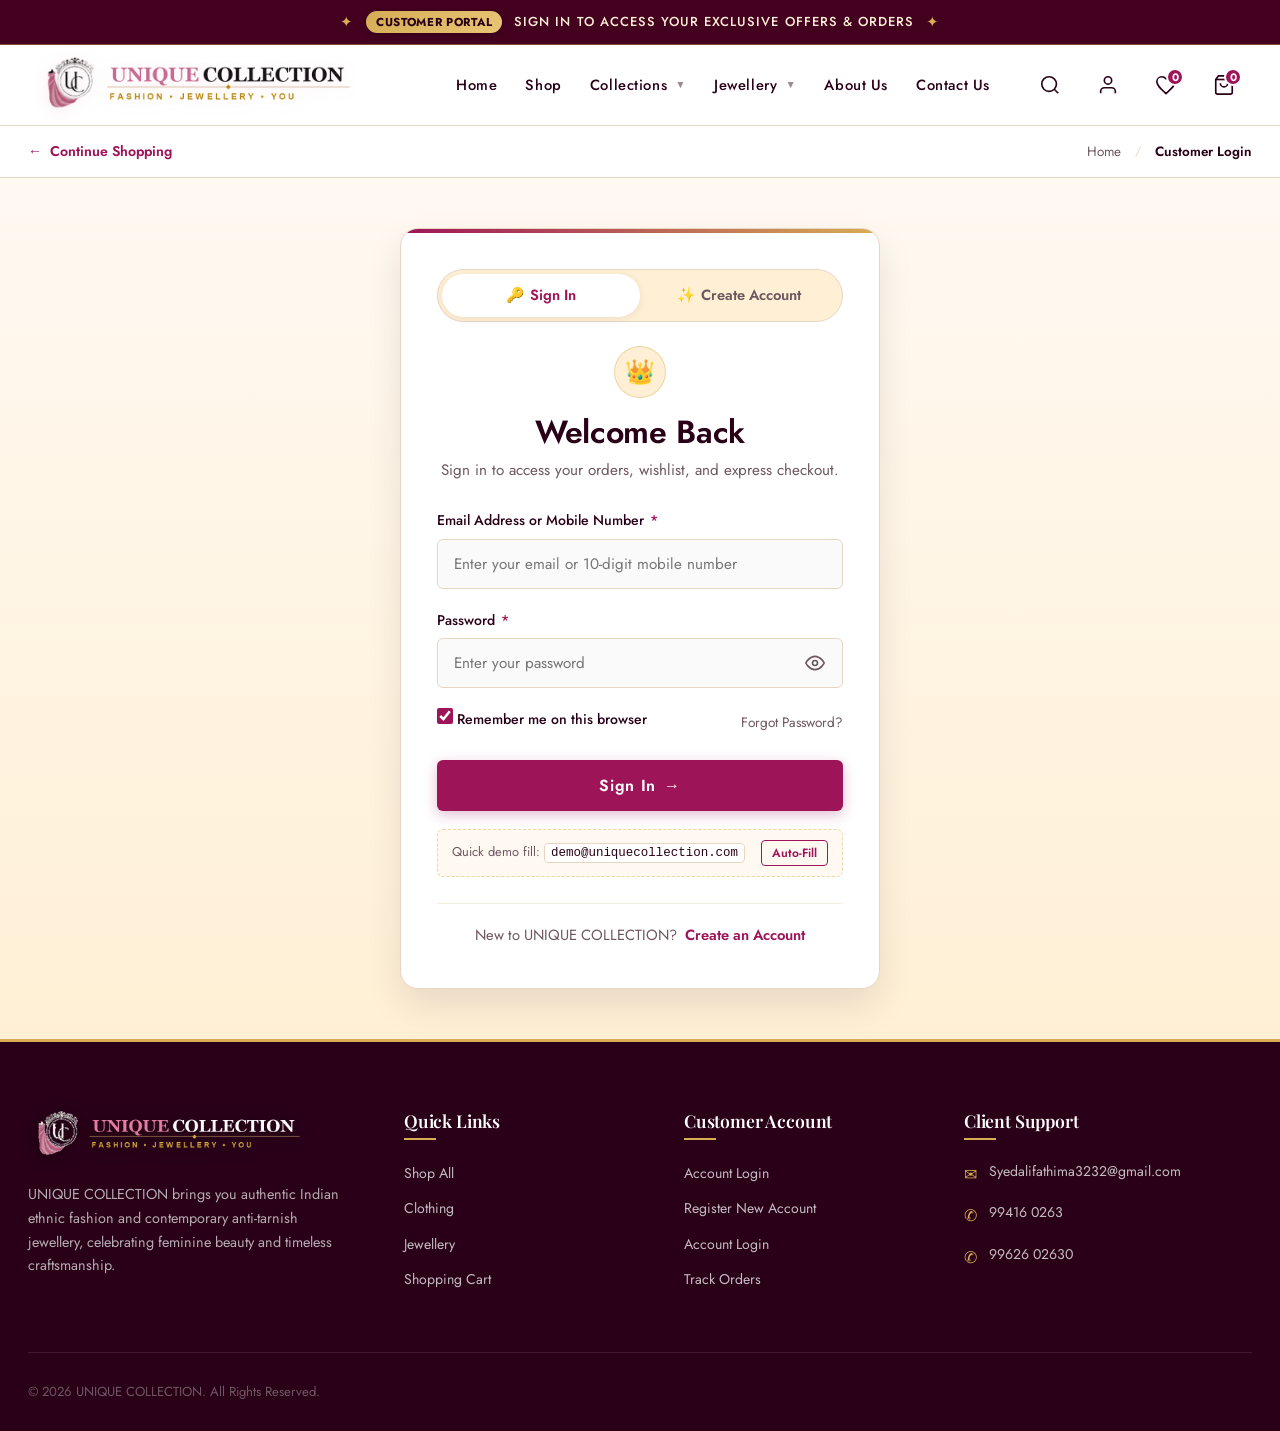
<file: pages/my-orders.html>
﻿<!DOCTYPE html>
<html lang="en">
<head>
    <meta charset="UTF-8">
    <meta name="viewport" content="width=device-width, initial-scale=1.0">
    <meta name="description" content="View your order history, delivery details, and receipts at UNIQUE COLLECTION.">
    <title>My Orders | UNIQUE COLLECTION</title>
    <!-- Favicon (Browser Tab Icon) -->
    <link rel="icon" type="image/png" href="../assets/logo/favicon.png">
    <link rel="apple-touch-icon" href="../assets/logo/favicon.png">

    <!-- Google Fonts: Playfair Display & Jost -->
    <link rel="preconnect" href="https://fonts.googleapis.com">
    <link rel="preconnect" href="https://fonts.gstatic.com" crossorigin>
    <link href="https://fonts.googleapis.com/css2?family=Jost:wght@300;400;500;600;700&family=Playfair+Display:ital,wght@0,500;0,600;0,700;1,400&display=swap" rel="stylesheet">

    <!-- Stylesheets -->
    <link rel="stylesheet" href="../css/style.css">
    <link rel="stylesheet" href="../css/responsive.css">

    <!-- Deferred JavaScript Modules -->
    <script src="../js/products.js" defer></script>
    <script src="../js/cart.js" defer></script>
    <script src="../js/auth.js" defer></script>
    <script src="../js/main.js" defer></script>
</head>
<body class="page-my-orders">

    <!-- 1. Top Announcement Bar -->
    <div class="announcement-bar" role="region" aria-label="Announcement">
        <div class="container">
            <div class="announcement-content">
                <span class="announcement-sparkle">✦</span>
                <span class="announcement-badge">Order History</span>
                <span>TRACK YOUR ORDERS &amp; SHIPMENTS</span>
                <span class="announcement-sparkle">✦</span>
            </div>
        </div>
    </div>

    <!-- 2. Site Header & Primary Navigation -->
    <header class="site-header" id="site-header">
        <div class="header-container">
            <div class="header-inner">
                
                <!-- Mobile Navigation Toggle -->
                <button type="button" class="mobile-nav-toggle" id="mobile-nav-toggle" aria-label="Open mobile navigation menu">
                    <span class="hamburger-line"></span>
                    <span class="hamburger-line"></span>
                    <span class="hamburger-line"></span>
                </button>

                <!-- Brand Logo (Client official logo) -->
                <a href="../index.html" class="brand-logo" aria-label="UNIQUE COLLECTION Home">
                    <img src="../assets/logo/logo.png" alt="UNIQUE COLLECTION - Fashion • Jewellery • You" class="brand-logo-img">
                </a>

                <!-- Desktop Primary Navigation -->
                <nav class="main-nav" aria-label="Main Navigation">
                    <ul class="nav-list">
                        <li class="nav-item">
                            <a href="../index.html" class="nav-link">Home</a>
                        </li>
                        <li class="nav-item">
                            <a href="shop.html" class="nav-link">Shop</a>
                        </li>
                        <li class="nav-item has-dropdown">
                            <a href="category.html?cat=clothing" class="nav-link" aria-haspopup="true" aria-expanded="false">
                                Collections <span class="dropdown-chevron">▼</span>
                            </a>
                            <div class="nav-dropdown dropdown-vertical" aria-label="Collections Submenu">
                                <ul class="dropdown-menu-list">
                                    <li><a href="category.html?cat=new-arrivals" style="font-weight: 700; color: #d95368;">New Arrivals</a></li>
                                    <li><a href="category.html?cat=trending" style="font-weight: 700; color: #d95368;">Trending Now</a></li>
                                    <li><a href="category.html?cat=2-piece-churidar-sets">2-Piece Churidhar Sets</a></li>
                                    <li><a href="category.html?cat=3-piece-churidar-sets">3-Piece Churidhar Sets</a></li>
                                    <li><a href="category.html?cat=designer-lehengas">Designer Lehengas</a></li>
                                    <li><a href="category.html?cat=cotton-leggings">Cotton Leggings</a></li>
                                    <li><a href="category.html?cat=trendy-sharara-sets">Trendy Sharara Sets</a></li>
                                    <li><a href="category.html?cat=womens-innerwear-panties">Women's Innerwear &amp; Panties</a></li>
                                    <li><a href="category.html?cat=offer-kurti">Offer Kurti</a></li>
                                    <li><a href="category.html?cat=premium-cord-sets">Premium Cord Sets</a></li>
                                    <li><a href="category.html?cat=grand-salwar-sets">Grand Salwar Sets</a></li>
                                    <li><a href="category.html?cat=straight-cut-pants">Straight Cut Pants</a></li>
                                    <li><a href="category.html?cat=rayon-cord-sets">Rayon cord sets</a></li>
                                    <li><a href="category.html?cat=combo-cotton-cords">Combo Cotton Cords</a></li>
                                    <li><a href="category.html?cat=premium-kurtis">Premium Kurtis</a></li>
                                    <li><a href="category.html?cat=combo-cotton-salwar-sets">Combo Cotton Salwar sets</a></li>
                                    <li><a href="category.html?cat=top-shawl-combo">Top Shawl Combo</a></li>
                                    <li><a href="category.html?cat=budget-friendly-salwar-set">Budget Friendly Salwar Set</a></li>
                                    <li><a href="category.html?cat=299-kurtis">299 Kurtis</a></li>
                                    <li><a href="category.html?cat=plus-size-collections">Plus size collections</a></li>
                                    <li><a href="category.html?cat=feeding-collection">Feeding collection</a></li>
                                    <li><a href="category.html?cat=night-suits">Night suits</a></li>
                                </ul>
                            </div>
                        </li>
                        <li class="nav-item has-dropdown">
                            <a href="category.html?cat=jewellery" class="nav-link" aria-haspopup="true" aria-expanded="false">
                                Jewellery <span class="dropdown-chevron">▼</span>
                            </a>
                            <div class="nav-dropdown dropdown-vertical" aria-label="Jewellery Submenu">
                                <ul class="dropdown-menu-list">
                                    <li><a href="category.html?cat=bracelets-kadas">Bracelets &amp; Kadas</a></li>
                                    <li><a href="category.html?cat=trendy-earrings-rings">Trendy Earrings &amp; Rings</a></li>
                                    <li><a href="category.html?cat=stylish-anklets-kolusu">Stylish Anklets &amp; Kolusu</a></li>
                                    <li><a href="category.html?cat=fancy-bangles">Fancy Bangles</a></li>
                                    <li><a href="category.html?cat=guaranteed-earrings-studs">Guaranteed Earrings / Studs</a></li>
                                    <li><a href="category.html?cat=gold-plated-chains">Gold-Plated Chains</a></li>
                                    <li><a href="category.html?cat=premium-covering-bangles">Premium Covering Bangles</a></li>
                                </ul>
                            </div>
                        </li>
                        <li class="nav-item">
                            <a href="about.html" class="nav-link">About Us</a>
                        </li>
                        <li class="nav-item">
                            <a href="contact.html" class="nav-link">Contact Us</a>
                        </li>
                    </ul>
                </nav>

                <!-- Header Actions -->
                <div class="header-actions">
                    <button type="button" class="action-btn" id="search-toggle-btn" aria-label="Search catalog">
                        <svg class="action-icon" viewBox="0 0 24 24">
                            <circle cx="11" cy="11" r="8"></circle>
                            <line x1="21" y1="21" x2="16.65" y2="16.65"></line>
                        </svg>
                    </button>

                    <a href="login.html" class="action-btn" aria-label="Customer Login &amp; Account">
                        <svg class="action-icon" viewBox="0 0 24 24">
                            <path d="M20 21v-2a4 4 0 0 0-4-4H8a4 4 0 0 0-4 4v2"></path>
                            <circle cx="12" cy="7" r="4"></circle>
                        </svg>
                    </a>

                    <a href="wishlist.html" class="action-btn" aria-label="View Wishlist">
                        <svg class="action-icon" viewBox="0 0 24 24">
                            <path d="M12 21.35l-1.45-1.32C5.4 15.36 2 12.28 2 8.5 2 5.42 4.42 3 7.5 3c1.74 0 3.41.81 4.5 2.09C13.09 3.81 14.76 3 16.5 3 19.58 3 22 5.42 22 8.5c0 3.78-3.4 6.86-8.55 11.54L12 21.35z"></path>
                        </svg>
                        <span class="badge-count wishlist-count-badge">0</span>
                    </a>

                    <a href="cart.html" class="action-btn" aria-label="View Shopping Bag">
                        <svg class="action-icon" viewBox="0 0 24 24">
                            <path d="M6 2L3 6v14a2 2 0 0 0 2 2h14a2 2 0 0 0 2-2V6l-3-4z"></path>
                            <line x1="3" y1="6" x2="21" y2="6"></line>
                            <path d="M16 10a4 4 0 0 1-8 0"></path>
                        </svg>
                        <span class="badge-count cart-count-badge">0</span>
                    </a>
                </div>
            </div>
        </div>

        <!-- Search Bar Overlay -->
        <div class="search-overlay" id="search-overlay">
            <div class="container">
                <form class="search-form-inner" id="header-search-form">
                    <input type="text" class="search-input-field" id="header-search-input" placeholder="Search products..." aria-label="Search catalog">
                    <button type="submit" class="search-submit-btn">
                        <span>Search</span>
                    </button>
                    <button type="button" class="search-close-btn" id="search-close-btn" aria-label="Close search">✕</button>
                </form>
            </div>
        </div>
    </header>

    <!-- Mobile Drawer Overlay -->
    <div class="mobile-drawer-overlay" id="mobile-drawer-overlay">
        <aside class="mobile-nav-drawer" aria-label="Mobile Navigation Drawer">
            <div class="drawer-header">
                <a href="../index.html" class="brand-logo" aria-label="UNIQUE COLLECTION Home">
                    <img src="../assets/logo/logo.png" alt="UNIQUE COLLECTION - Fashion • Jewellery • You" class="brand-logo-img" style="height: 38px;">
                </a>
                <button type="button" class="drawer-close-btn" id="drawer-close-btn" aria-label="Close menu">✕</button>
            </div>
            <div class="drawer-content">
                <ul class="mobile-menu-list">
                    <li class="mobile-menu-item"><a href="../index.html" class="mobile-menu-link">Home</a></li>
                    <li class="mobile-menu-item"><a href="shop.html" class="mobile-menu-link">Shop</a></li>
                    <li class="mobile-menu-item">
                        <a href="#" class="mobile-menu-link mobile-accordion-toggle" data-target="sub-collections-mobile" aria-expanded="false">
                            Collections <span class="mobile-chevron">▼</span>
                        </a>
                        <ul class="mobile-sub-menu" id="sub-collections-mobile">
                            <li><a href="category.html?cat=new-arrivals" style="font-weight: 700; color: #d95368;">New Arrivals</a></li>
                                    <li><a href="category.html?cat=trending" style="font-weight: 700; color: #d95368;">Trending Now</a></li>
                                    <li><a href="category.html?cat=2-piece-churidar-sets">2-Piece Churidhar Sets</a></li>
                            <li><a href="category.html?cat=3-piece-churidar-sets">3-Piece Churidhar Sets</a></li>
                            <li><a href="category.html?cat=designer-lehengas">Designer Lehengas</a></li>
                            <li><a href="category.html?cat=cotton-leggings">Cotton Leggings</a></li>
                            <li><a href="category.html?cat=trendy-sharara-sets">Trendy Sharara Sets</a></li>
                            <li><a href="category.html?cat=womens-innerwear-panties">Women's Innerwear &amp; Panties</a></li>
                            <li><a href="category.html?cat=offer-kurti">Offer Kurti</a></li>
                            <li><a href="category.html?cat=premium-cord-sets">Premium Cord Sets</a></li>
                            <li><a href="category.html?cat=grand-salwar-sets">Grand Salwar Sets</a></li>
                            <li><a href="category.html?cat=straight-cut-pants">Straight Cut Pants</a></li>
                            <li><a href="category.html?cat=rayon-cord-sets">Rayon cord sets</a></li>
                            <li><a href="category.html?cat=combo-cotton-cords">Combo Cotton Cords</a></li>
                            <li><a href="category.html?cat=premium-kurtis">Premium Kurtis</a></li>
                            <li><a href="category.html?cat=combo-cotton-salwar-sets">Combo Cotton Salwar sets</a></li>
                            <li><a href="category.html?cat=top-shawl-combo">Top Shawl Combo</a></li>
                            <li><a href="category.html?cat=budget-friendly-salwar-set">Budget Friendly Salwar Set</a></li>
                            <li><a href="category.html?cat=299-kurtis">299 Kurtis</a></li>
                            <li><a href="category.html?cat=plus-size-collections">Plus size collections</a></li>
                            <li><a href="category.html?cat=feeding-collection">Feeding collection</a></li>
                            <li><a href="category.html?cat=night-suits">Night suits</a></li>
                        </ul>
                    </li>
                    <li class="mobile-menu-item">
                        <a href="#" class="mobile-menu-link mobile-accordion-toggle" data-target="sub-jewellery-mobile" aria-expanded="false">
                            Jewellery <span class="mobile-chevron">▼</span>
                        </a>
                        <ul class="mobile-sub-menu" id="sub-jewellery-mobile">
                            <li><a href="category.html?cat=bracelets-kadas">Bracelets &amp; Kadas</a></li>
                            <li><a href="category.html?cat=trendy-earrings-rings">Trendy Earrings &amp; Rings</a></li>
                            <li><a href="category.html?cat=stylish-anklets-kolusu">Stylish Anklets &amp; Kolusu</a></li>
                            <li><a href="category.html?cat=fancy-bangles">Fancy Bangles</a></li>
                            <li><a href="category.html?cat=guaranteed-earrings-studs">Guaranteed Earrings / Studs</a></li>
                            <li><a href="category.html?cat=gold-plated-chains">Gold-Plated Chains</a></li>
                            <li><a href="category.html?cat=premium-covering-bangles">Premium Covering Bangles</a></li>
                        </ul>
                    </li>
                    <li class="mobile-menu-item"><a href="about.html" class="mobile-menu-link">About Us</a></li>
                    <li class="mobile-menu-item"><a href="contact.html" class="mobile-menu-link">Contact Us</a></li>
                </ul>
            </div>
        </aside>
    </div>

    <!-- Main Content Area -->
    <main id="main-content">

        <!-- Breadcrumb Bar -->
        <div class="product-nav-bar">
            <div class="container">
                <div class="product-nav-inner">
                    <a href="shop.html" class="btn-back-shop">
                        <span class="back-arrow">←</span> Back to Shop
                    </a>
                    <nav class="product-breadcrumbs" aria-label="Breadcrumb">
                        <a href="../index.html">Home</a>
                        <span class="breadcrumb-separator">/</span>
                        <span class="breadcrumb-current">My Orders</span>
                    </nav>
                </div>
            </div>
        </div>

        <section class="section-padding my-orders-section">
            <div class="container">
                
                <div class="section-header" style="text-align: left; margin-bottom: 30px;">
                    <span class="section-eyebrow">Purchase History</span>
                    <h1 class="checkout-page-title">My Orders</h1>
                    <p class="section-desc" style="margin-left: 0;">Review your past orders, delivery status, and invoices.</p>
                </div>

                <!-- Dynamic Orders Container -->
                <div id="my-orders-root">
                    <div style="text-align: center; padding: 60px 20px;">
                        <p style="color: var(--color-text-muted);">Loading your order history...</p>
                    </div>
                </div>

            </div>
        </section>

    </main>

    <!-- Toast Notifications Container -->
    <div class="toast-container" id="toast-container" aria-live="polite"></div>

    <!-- Professional Footer -->
    <footer class="site-footer" id="site-footer">
        <div class="container">
            <div class="footer-top">
                <div class="footer-brand">
                    <a href="../index.html" class="brand-logo" style="margin-bottom: 16px; display: inline-block; padding: 0;">
                        <img src="../assets/logo/logo-light.png" alt="UNIQUE COLLECTION - Fashion • Jewellery • You" class="brand-logo-img" style="height: 50px; filter: drop-shadow(0 2px 8px rgba(0,0,0,0.4));">
                    </a>
                    <p>UNIQUE COLLECTION brings you authentic Indian ethnic fashion and contemporary anti-tarnish jewellery, celebrating feminine beauty and timeless craftsmanship.</p>
                    <h4 class="footer-heading" style="margin-top: 24px; font-size: 1rem;">Client Contact Details</h4>
                    <ul class="footer-contact-info">
                        <li><span class="footer-contact-icon">✉</span><a href="mailto:Syedalifathima3232@gmail.com">Syedalifathima3232@gmail.com</a></li>
                        <li><span class="footer-contact-icon">✆</span><a href="tel:994160263">99416 0263</a></li>
                        <li><span class="footer-contact-icon">✆</span><a href="tel:9962602630">99626 02630</a></li>
                    </ul>
                </div>
                <div>
                    <h4 class="footer-heading">Shop Collections</h4>
                    <ul class="footer-links">
                        <li><a href="category.html?cat=2-piece-churidar-sets">2-Piece Churidar Sets</a></li>
                        <li><a href="category.html?cat=3-piece-churidar-sets">3-Piece Churidar Sets</a></li>
                        <li><a href="category.html?cat=designer-lehengas">Designer Lehengas</a></li>
                        <li><a href="category.html?cat=trendy-sharara-sets">Trendy Sharara Sets</a></li>
                        <li><a href="category.html?cat=cotton-leggings">Cotton Leggings</a></li>
                        <li><a href="category.html?cat=womens-innerwear-panties">Innerwear &amp; Panties</a></li>
                    </ul>
                </div>
                <div>
                    <h4 class="footer-heading">Fine Jewellery</h4>
                    <ul class="footer-links">
                        <li><a href="category.html?cat=bracelets-kadas">Bracelets &amp; Kadas</a></li>
                        <li><a href="category.html?cat=trendy-earrings-rings">Trendy Earrings &amp; Rings</a></li>
                        <li><a href="category.html?cat=stylish-anklets-kolusu">Anklets &amp; Kolusu</a></li>
                        <li><a href="category.html?cat=fancy-bangles">Fancy Bangles</a></li>
                        <li><a href="category.html?cat=guaranteed-earrings-studs">Guaranteed Studs</a></li>
                        <li><a href="category.html?cat=gold-plated-chains">Gold-Plated Chains</a></li>
                        <li><a href="category.html?cat=premium-covering-bangles">Covering Bangles</a></li>
                    </ul>
                </div>
                <div>
                    <h4 class="footer-heading">Customer Care</h4>
                    <ul class="footer-links">
                        <li><a href="about.html">About UNIQUE COLLECTION</a></li>
                        <li><a href="contact.html">Customer Support</a></li>
                        <li><a href="my-orders.html">Track Order Status</a></li>
                        <li><a href="wishlist.html">My Wishlist</a></li>
                        <li><a href="cart.html">Shopping Bag</a></li>
                    </ul>
                </div>
            </div>
            <div class="footer-bottom">
                <div>
                    <p>&copy; 2026 UNIQUE COLLECTION. All Rights Reserved. Crafted with elegance for Indian women.</p>
                </div>
                <div class="footer-payments-pill">
                    <span class="payment-tag">UPI</span>
                    <span class="payment-tag">RuPay</span>
                    <span class="payment-tag">Visa</span>
                    <span class="payment-tag">Mastercard</span>
                    <span class="payment-tag">Net Banking</span>
                    <span class="payment-tag">Cash on Delivery</span>
                </div>
            </div>
        </div>
    </footer>

</body>
</html>
</file>
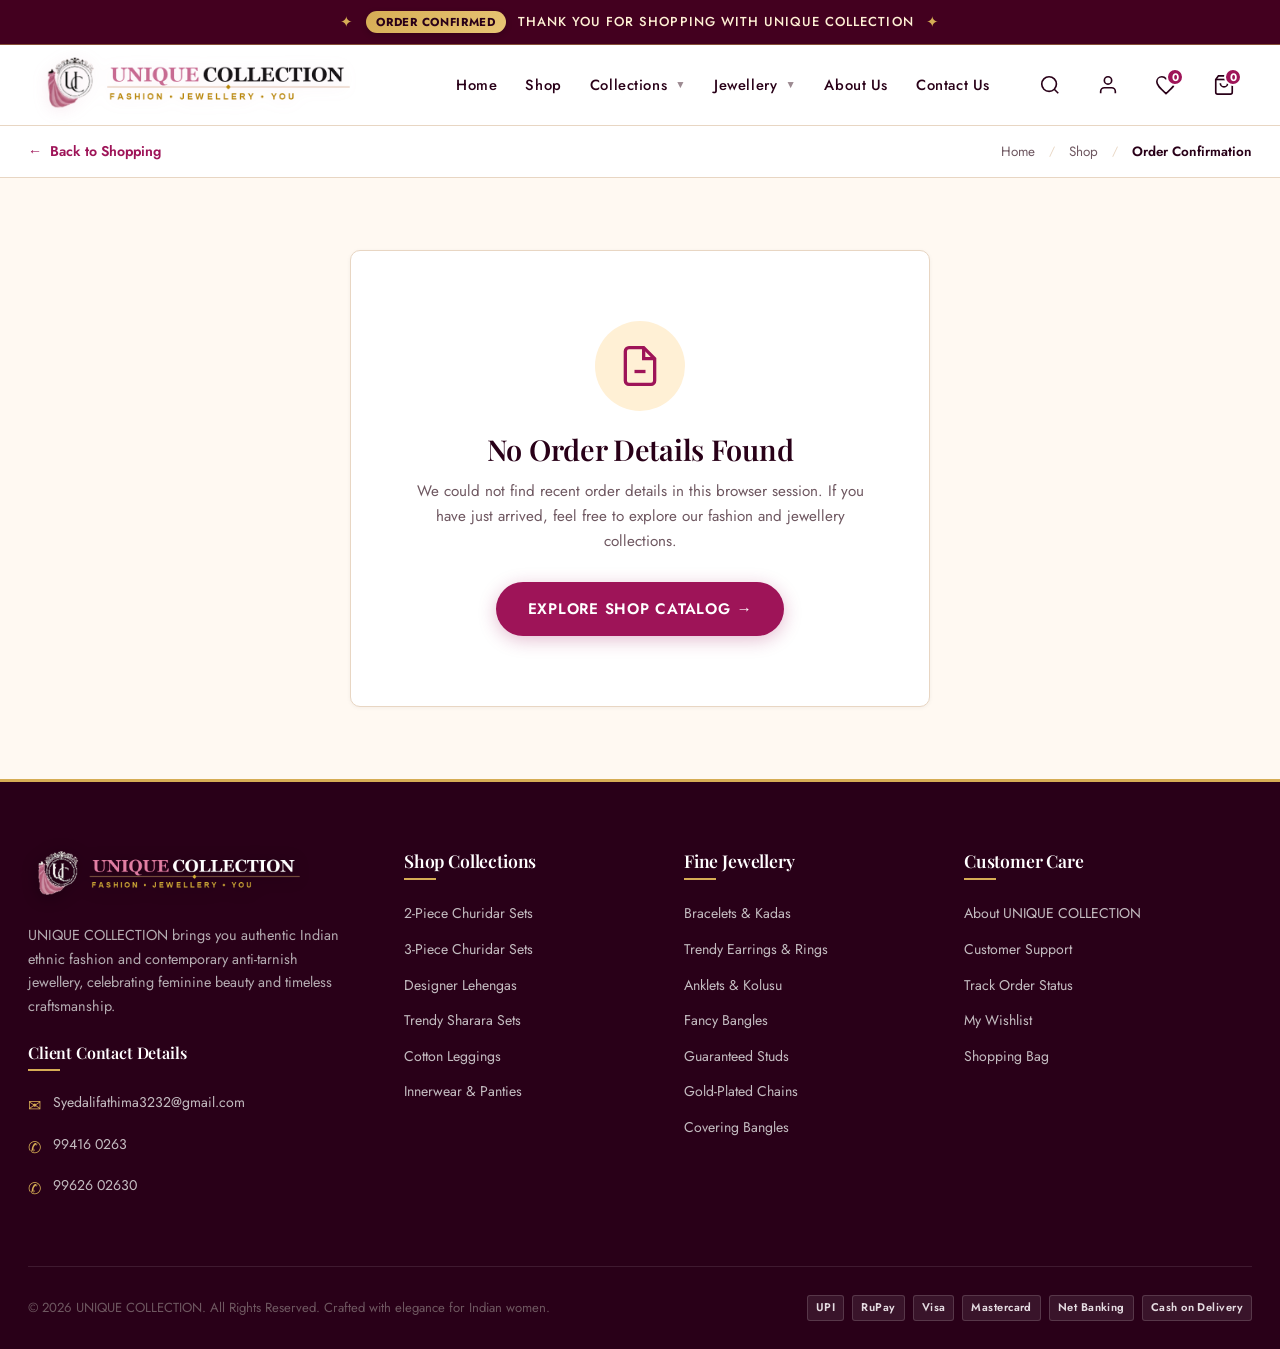
<file: pages/order-confirmation.html>
﻿<!DOCTYPE html>
<html lang="en">
<head>
    <meta charset="UTF-8">
    <meta name="viewport" content="width=device-width, initial-scale=1.0">
    <meta name="description" content="Order confirmation receipt for your UNIQUE COLLECTION purchase.">
    <title>Order Confirmed | UNIQUE COLLECTION</title>
    <!-- Favicon (Browser Tab Icon) -->
    <link rel="icon" type="image/png" href="../assets/logo/favicon.png">
    <link rel="apple-touch-icon" href="../assets/logo/favicon.png">

    <!-- Google Fonts: Playfair Display & Jost -->
    <link rel="preconnect" href="https://fonts.googleapis.com">
    <link rel="preconnect" href="https://fonts.gstatic.com" crossorigin>
    <link href="https://fonts.googleapis.com/css2?family=Jost:wght@300;400;500;600;700&family=Playfair+Display:ital,wght@0,500;0,600;0,700;1,400&display=swap" rel="stylesheet">

    <!-- Stylesheets -->
    <link rel="stylesheet" href="../css/style.css">
    <link rel="stylesheet" href="../css/responsive.css">

    <!-- Deferred JavaScript Modules -->
    <script src="../js/products.js" defer></script>
    <script src="../js/cart.js" defer></script>
    <script src="../js/auth.js" defer></script>
    <script src="../js/main.js" defer></script>
</head>
<body class="page-confirmation">

    <!-- 1. Top Announcement Bar -->
    <div class="announcement-bar" role="region" aria-label="Announcement">
        <div class="container">
            <div class="announcement-content">
                <span class="announcement-sparkle">✦</span>
                <span class="announcement-badge">Order Confirmed</span>
                <span>THANK YOU FOR SHOPPING WITH UNIQUE COLLECTION</span>
                <span class="announcement-sparkle">✦</span>
            </div>
        </div>
    </div>

    <!-- 2. Site Header & Primary Navigation -->
    <header class="site-header" id="site-header">
        <div class="header-container">
            <div class="header-inner">
                
                <!-- Mobile Navigation Toggle -->
                <button type="button" class="mobile-nav-toggle" id="mobile-nav-toggle" aria-label="Open mobile navigation menu">
                    <span class="hamburger-line"></span>
                    <span class="hamburger-line"></span>
                    <span class="hamburger-line"></span>
                </button>

                <!-- Brand Logo (Client official logo) -->
                <a href="../index.html" class="brand-logo" aria-label="UNIQUE COLLECTION Home">
                    <img src="../assets/logo/logo.png" alt="UNIQUE COLLECTION - Fashion • Jewellery • You" class="brand-logo-img">
                </a>

                <!-- Desktop Primary Navigation -->
                <nav class="main-nav" aria-label="Main Navigation">
                    <ul class="nav-list">
                        <li class="nav-item">
                            <a href="../index.html" class="nav-link">Home</a>
                        </li>
                        <li class="nav-item">
                            <a href="shop.html" class="nav-link">Shop</a>
                        </li>
                        <li class="nav-item has-dropdown">
                            <a href="category.html?cat=clothing" class="nav-link" aria-haspopup="true" aria-expanded="false">
                                Collections <span class="dropdown-chevron">▼</span>
                            </a>
                            <div class="nav-dropdown dropdown-vertical" aria-label="Collections Submenu">
                                <ul class="dropdown-menu-list">
                                    <li><a href="category.html?cat=new-arrivals" style="font-weight: 700; color: #d95368;">New Arrivals</a></li>
                                    <li><a href="category.html?cat=trending" style="font-weight: 700; color: #d95368;">Trending Now</a></li>
                                    <li><a href="category.html?cat=2-piece-churidar-sets">2-Piece Churidhar Sets</a></li>
                                    <li><a href="category.html?cat=3-piece-churidar-sets">3-Piece Churidhar Sets</a></li>
                                    <li><a href="category.html?cat=designer-lehengas">Designer Lehengas</a></li>
                                    <li><a href="category.html?cat=cotton-leggings">Cotton Leggings</a></li>
                                    <li><a href="category.html?cat=trendy-sharara-sets">Trendy Sharara Sets</a></li>
                                    <li><a href="category.html?cat=womens-innerwear-panties">Women's Innerwear &amp; Panties</a></li>
                                    <li><a href="category.html?cat=offer-kurti">Offer Kurti</a></li>
                                    <li><a href="category.html?cat=premium-cord-sets">Premium Cord Sets</a></li>
                                    <li><a href="category.html?cat=grand-salwar-sets">Grand Salwar Sets</a></li>
                                    <li><a href="category.html?cat=straight-cut-pants">Straight Cut Pants</a></li>
                                    <li><a href="category.html?cat=rayon-cord-sets">Rayon cord sets</a></li>
                                    <li><a href="category.html?cat=combo-cotton-cords">Combo Cotton Cords</a></li>
                                    <li><a href="category.html?cat=premium-kurtis">Premium Kurtis</a></li>
                                    <li><a href="category.html?cat=combo-cotton-salwar-sets">Combo Cotton Salwar sets</a></li>
                                    <li><a href="category.html?cat=top-shawl-combo">Top Shawl Combo</a></li>
                                    <li><a href="category.html?cat=budget-friendly-salwar-set">Budget Friendly Salwar Set</a></li>
                                    <li><a href="category.html?cat=299-kurtis">299 Kurtis</a></li>
                                    <li><a href="category.html?cat=plus-size-collections">Plus size collections</a></li>
                                    <li><a href="category.html?cat=feeding-collection">Feeding collection</a></li>
                                    <li><a href="category.html?cat=night-suits">Night suits</a></li>
                                </ul>
                            </div>
                        </li>
                        <li class="nav-item has-dropdown">
                            <a href="category.html?cat=jewellery" class="nav-link" aria-haspopup="true" aria-expanded="false">
                                Jewellery <span class="dropdown-chevron">▼</span>
                            </a>
                            <div class="nav-dropdown dropdown-vertical" aria-label="Jewellery Submenu">
                                <ul class="dropdown-menu-list">
                                    <li><a href="category.html?cat=bracelets-kadas">Bracelets &amp; Kadas</a></li>
                                    <li><a href="category.html?cat=trendy-earrings-rings">Trendy Earrings &amp; Rings</a></li>
                                    <li><a href="category.html?cat=stylish-anklets-kolusu">Stylish Anklets &amp; Kolusu</a></li>
                                    <li><a href="category.html?cat=fancy-bangles">Fancy Bangles</a></li>
                                    <li><a href="category.html?cat=guaranteed-earrings-studs">Guaranteed Earrings / Studs</a></li>
                                    <li><a href="category.html?cat=gold-plated-chains">Gold-Plated Chains</a></li>
                                    <li><a href="category.html?cat=premium-covering-bangles">Premium Covering Bangles</a></li>
                                </ul>
                            </div>
                        </li>
                        <li class="nav-item">
                            <a href="about.html" class="nav-link">About Us</a>
                        </li>
                        <li class="nav-item">
                            <a href="contact.html" class="nav-link">Contact Us</a>
                        </li>
                    </ul>
                </nav>

                <!-- Header Actions -->
                <div class="header-actions">
                    <button type="button" class="action-btn" id="search-toggle-btn" aria-label="Search catalog">
                        <svg class="action-icon" viewBox="0 0 24 24">
                            <circle cx="11" cy="11" r="8"></circle>
                            <line x1="21" y1="21" x2="16.65" y2="16.65"></line>
                        </svg>
                    </button>

                    <a href="login.html" class="action-btn" aria-label="Customer Login &amp; Account">
                        <svg class="action-icon" viewBox="0 0 24 24">
                            <path d="M20 21v-2a4 4 0 0 0-4-4H8a4 4 0 0 0-4 4v2"></path>
                            <circle cx="12" cy="7" r="4"></circle>
                        </svg>
                    </a>

                    <a href="wishlist.html" class="action-btn" aria-label="View Wishlist">
                        <svg class="action-icon" viewBox="0 0 24 24">
                            <path d="M12 21.35l-1.45-1.32C5.4 15.36 2 12.28 2 8.5 2 5.42 4.42 3 7.5 3c1.74 0 3.41.81 4.5 2.09C13.09 3.81 14.76 3 16.5 3 19.58 3 22 5.42 22 8.5c0 3.78-3.4 6.86-8.55 11.54L12 21.35z"></path>
                        </svg>
                        <span class="badge-count wishlist-count-badge">0</span>
                    </a>

                    <a href="cart.html" class="action-btn" aria-label="View Shopping Bag">
                        <svg class="action-icon" viewBox="0 0 24 24">
                            <path d="M6 2L3 6v14a2 2 0 0 0 2 2h14a2 2 0 0 0 2-2V6l-3-4z"></path>
                            <line x1="3" y1="6" x2="21" y2="6"></line>
                            <path d="M16 10a4 4 0 0 1-8 0"></path>
                        </svg>
                        <span class="badge-count cart-count-badge">0</span>
                    </a>
                </div>
            </div>
        </div>

        <!-- Search Bar Overlay -->
        <div class="search-overlay" id="search-overlay">
            <div class="container">
                <form class="search-form-inner" id="header-search-form">
                    <input type="text" class="search-input-field" id="header-search-input" placeholder="Search products..." aria-label="Search catalog">
                    <button type="submit" class="search-submit-btn">
                        <span>Search</span>
                    </button>
                    <button type="button" class="search-close-btn" id="search-close-btn" aria-label="Close search">✕</button>
                </form>
            </div>
        </div>
    </header>

    <!-- Mobile Drawer Overlay -->
    <div class="mobile-drawer-overlay" id="mobile-drawer-overlay">
        <aside class="mobile-nav-drawer" aria-label="Mobile Navigation Drawer">
            <div class="drawer-header">
                <a href="../index.html" class="brand-logo" aria-label="UNIQUE COLLECTION Home">
                    <img src="../assets/logo/logo.png" alt="UNIQUE COLLECTION - Fashion • Jewellery • You" class="brand-logo-img" style="height: 38px;">
                </a>
                <button type="button" class="drawer-close-btn" id="drawer-close-btn" aria-label="Close menu">✕</button>
            </div>
            <div class="drawer-content">
                <ul class="mobile-menu-list">
                    <li class="mobile-menu-item"><a href="../index.html" class="mobile-menu-link">Home</a></li>
                    <li class="mobile-menu-item"><a href="shop.html" class="mobile-menu-link">Shop</a></li>
                    <li class="mobile-menu-item">
                        <a href="#" class="mobile-menu-link mobile-accordion-toggle" data-target="sub-collections-mobile" aria-expanded="false">
                            Collections <span class="mobile-chevron">▼</span>
                        </a>
                        <ul class="mobile-sub-menu" id="sub-collections-mobile">
                            <li><a href="category.html?cat=new-arrivals" style="font-weight: 700; color: #d95368;">New Arrivals</a></li>
                                    <li><a href="category.html?cat=trending" style="font-weight: 700; color: #d95368;">Trending Now</a></li>
                                    <li><a href="category.html?cat=2-piece-churidar-sets">2-Piece Churidhar Sets</a></li>
                            <li><a href="category.html?cat=3-piece-churidar-sets">3-Piece Churidhar Sets</a></li>
                            <li><a href="category.html?cat=designer-lehengas">Designer Lehengas</a></li>
                            <li><a href="category.html?cat=cotton-leggings">Cotton Leggings</a></li>
                            <li><a href="category.html?cat=trendy-sharara-sets">Trendy Sharara Sets</a></li>
                            <li><a href="category.html?cat=womens-innerwear-panties">Women's Innerwear &amp; Panties</a></li>
                            <li><a href="category.html?cat=offer-kurti">Offer Kurti</a></li>
                            <li><a href="category.html?cat=premium-cord-sets">Premium Cord Sets</a></li>
                            <li><a href="category.html?cat=grand-salwar-sets">Grand Salwar Sets</a></li>
                            <li><a href="category.html?cat=straight-cut-pants">Straight Cut Pants</a></li>
                            <li><a href="category.html?cat=rayon-cord-sets">Rayon cord sets</a></li>
                            <li><a href="category.html?cat=combo-cotton-cords">Combo Cotton Cords</a></li>
                            <li><a href="category.html?cat=premium-kurtis">Premium Kurtis</a></li>
                            <li><a href="category.html?cat=combo-cotton-salwar-sets">Combo Cotton Salwar sets</a></li>
                            <li><a href="category.html?cat=top-shawl-combo">Top Shawl Combo</a></li>
                            <li><a href="category.html?cat=budget-friendly-salwar-set">Budget Friendly Salwar Set</a></li>
                            <li><a href="category.html?cat=299-kurtis">299 Kurtis</a></li>
                            <li><a href="category.html?cat=plus-size-collections">Plus size collections</a></li>
                            <li><a href="category.html?cat=feeding-collection">Feeding collection</a></li>
                            <li><a href="category.html?cat=night-suits">Night suits</a></li>
                        </ul>
                    </li>
                    <li class="mobile-menu-item">
                        <a href="#" class="mobile-menu-link mobile-accordion-toggle" data-target="sub-jewellery-mobile" aria-expanded="false">
                            Jewellery <span class="mobile-chevron">▼</span>
                        </a>
                        <ul class="mobile-sub-menu" id="sub-jewellery-mobile">
                            <li><a href="category.html?cat=bracelets-kadas">Bracelets &amp; Kadas</a></li>
                            <li><a href="category.html?cat=trendy-earrings-rings">Trendy Earrings &amp; Rings</a></li>
                            <li><a href="category.html?cat=stylish-anklets-kolusu">Stylish Anklets &amp; Kolusu</a></li>
                            <li><a href="category.html?cat=fancy-bangles">Fancy Bangles</a></li>
                            <li><a href="category.html?cat=guaranteed-earrings-studs">Guaranteed Earrings / Studs</a></li>
                            <li><a href="category.html?cat=gold-plated-chains">Gold-Plated Chains</a></li>
                            <li><a href="category.html?cat=premium-covering-bangles">Premium Covering Bangles</a></li>
                        </ul>
                    </li>
                    <li class="mobile-menu-item"><a href="about.html" class="mobile-menu-link">About Us</a></li>
                    <li class="mobile-menu-item"><a href="contact.html" class="mobile-menu-link">Contact Us</a></li>
                </ul>
            </div>
        </aside>
    </div>

    <!-- Main Content Area -->
    <main id="main-content">

        <!-- Breadcrumb Bar -->
        <div class="product-nav-bar">
            <div class="container">
                <div class="product-nav-inner">
                    <a href="shop.html" class="btn-back-shop">
                        <span class="back-arrow">←</span> Back to Shopping
                    </a>
                    <nav class="product-breadcrumbs" aria-label="Breadcrumb">
                        <a href="../index.html">Home</a>
                        <span class="breadcrumb-separator">/</span>
                        <a href="shop.html">Shop</a>
                        <span class="breadcrumb-separator">/</span>
                        <span class="breadcrumb-current">Order Confirmation</span>
                    </nav>
                </div>
            </div>
        </div>

        <section class="section-padding confirmation-section">
            <div class="container">
                <div class="confirmation-wrapper" id="confirmation-content-root">

                    <!-- Loading / Fallback placeholder -->
                    <div class="confirmation-loading" style="text-align: center; padding: 60px 20px;">
                        <p style="color: var(--color-text-muted);">Loading your order confirmation...</p>
                    </div>

                </div>
            </div>
        </section>

    </main>

    <!-- Toast Notifications Container -->
    <div class="toast-container" id="toast-container" aria-live="polite"></div>

    <!-- Professional Footer -->
    <footer class="site-footer" id="site-footer">
        <div class="container">
            <div class="footer-top">
                <div class="footer-brand">
                    <a href="../index.html" class="brand-logo" style="margin-bottom: 16px; display: inline-block; padding: 0;">
                        <img src="../assets/logo/logo-light.png" alt="UNIQUE COLLECTION - Fashion • Jewellery • You" class="brand-logo-img" style="height: 50px; filter: drop-shadow(0 2px 8px rgba(0,0,0,0.4));">
                    </a>
                    <p>UNIQUE COLLECTION brings you authentic Indian ethnic fashion and contemporary anti-tarnish jewellery, celebrating feminine beauty and timeless craftsmanship.</p>
                    <h4 class="footer-heading" style="margin-top: 24px; font-size: 1rem;">Client Contact Details</h4>
                    <ul class="footer-contact-info">
                        <li><span class="footer-contact-icon">✉</span><a href="mailto:Syedalifathima3232@gmail.com">Syedalifathima3232@gmail.com</a></li>
                        <li><span class="footer-contact-icon">✆</span><a href="tel:994160263">99416 0263</a></li>
                        <li><span class="footer-contact-icon">✆</span><a href="tel:9962602630">99626 02630</a></li>
                    </ul>
                </div>
                <div>
                    <h4 class="footer-heading">Shop Collections</h4>
                    <ul class="footer-links">
                        <li><a href="category.html?cat=2-piece-churidar-sets">2-Piece Churidar Sets</a></li>
                        <li><a href="category.html?cat=3-piece-churidar-sets">3-Piece Churidar Sets</a></li>
                        <li><a href="category.html?cat=designer-lehengas">Designer Lehengas</a></li>
                        <li><a href="category.html?cat=trendy-sharara-sets">Trendy Sharara Sets</a></li>
                        <li><a href="category.html?cat=cotton-leggings">Cotton Leggings</a></li>
                        <li><a href="category.html?cat=womens-innerwear-panties">Innerwear &amp; Panties</a></li>
                    </ul>
                </div>
                <div>
                    <h4 class="footer-heading">Fine Jewellery</h4>
                    <ul class="footer-links">
                        <li><a href="category.html?cat=bracelets-kadas">Bracelets &amp; Kadas</a></li>
                        <li><a href="category.html?cat=trendy-earrings-rings">Trendy Earrings &amp; Rings</a></li>
                        <li><a href="category.html?cat=stylish-anklets-kolusu">Anklets &amp; Kolusu</a></li>
                        <li><a href="category.html?cat=fancy-bangles">Fancy Bangles</a></li>
                        <li><a href="category.html?cat=guaranteed-earrings-studs">Guaranteed Studs</a></li>
                        <li><a href="category.html?cat=gold-plated-chains">Gold-Plated Chains</a></li>
                        <li><a href="category.html?cat=premium-covering-bangles">Covering Bangles</a></li>
                    </ul>
                </div>
                <div>
                    <h4 class="footer-heading">Customer Care</h4>
                    <ul class="footer-links">
                        <li><a href="about.html">About UNIQUE COLLECTION</a></li>
                        <li><a href="contact.html">Customer Support</a></li>
                        <li><a href="my-orders.html">Track Order Status</a></li>
                        <li><a href="wishlist.html">My Wishlist</a></li>
                        <li><a href="cart.html">Shopping Bag</a></li>
                    </ul>
                </div>
            </div>
            <div class="footer-bottom">
                <div>
                    <p>&copy; 2026 UNIQUE COLLECTION. All Rights Reserved. Crafted with elegance for Indian women.</p>
                </div>
                <div class="footer-payments-pill">
                    <span class="payment-tag">UPI</span>
                    <span class="payment-tag">RuPay</span>
                    <span class="payment-tag">Visa</span>
                    <span class="payment-tag">Mastercard</span>
                    <span class="payment-tag">Net Banking</span>
                    <span class="payment-tag">Cash on Delivery</span>
                </div>
            </div>
        </div>
    </footer>

</body>
</html>
</file>
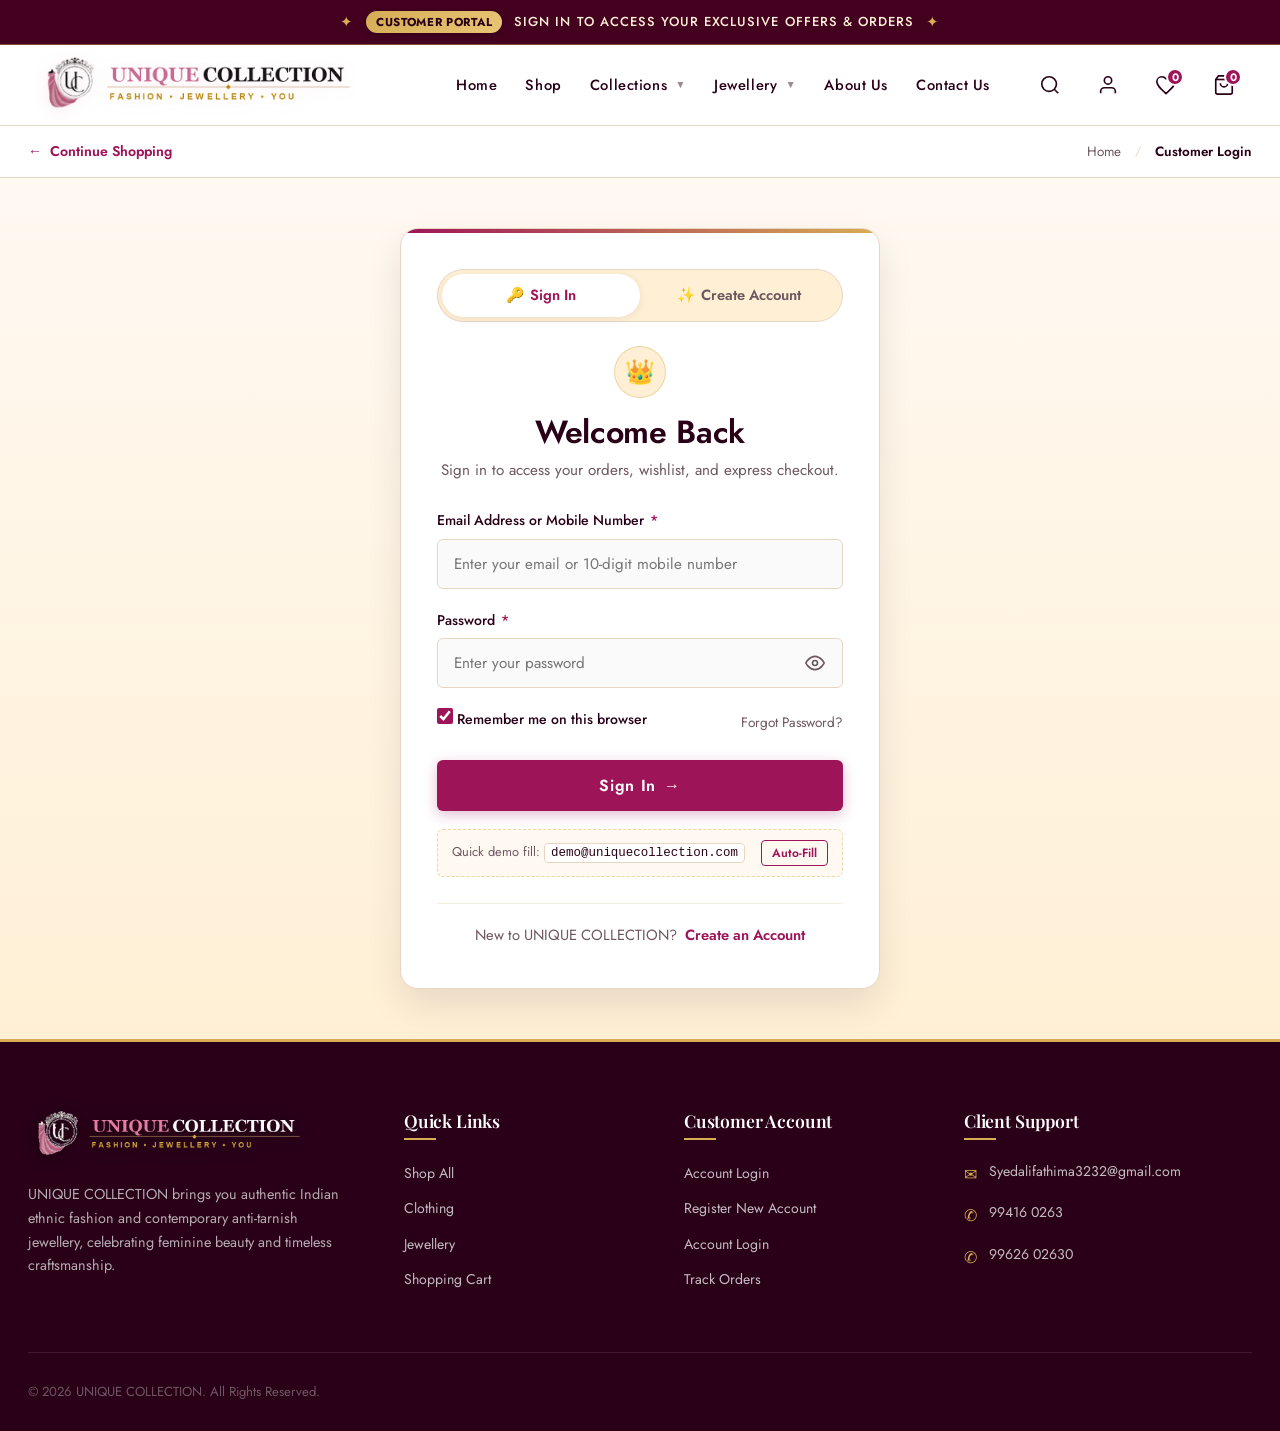
<file: pages/profile.html>
﻿<!DOCTYPE html>
<html lang="en">
<head>
    <meta charset="UTF-8">
    <meta name="viewport" content="width=device-width, initial-scale=1.0">
    <meta name="description" content="Manage your UNIQUE COLLECTION personal profile, contact information, and view your order history.">
    <title>My Profile | UNIQUE COLLECTION</title>
    <!-- Favicon (Browser Tab Icon) -->
    <link rel="icon" type="image/png" href="../assets/logo/favicon.png">
    <link rel="apple-touch-icon" href="../assets/logo/favicon.png">

    <!-- Google Fonts: Playfair Display & Jost -->
    <link rel="preconnect" href="https://fonts.googleapis.com">
    <link rel="preconnect" href="https://fonts.gstatic.com" crossorigin>
    <link href="https://fonts.googleapis.com/css2?family=Jost:wght@300;400;500;600;700&family=Playfair+Display:ital,wght@0,500;0,600;0,700;1,400&display=swap" rel="stylesheet">

    <!-- Stylesheets -->
    <link rel="stylesheet" href="../css/style.css">
    <link rel="stylesheet" href="../css/auth.css">
    <link rel="stylesheet" href="../css/responsive.css">

    <!-- Deferred JavaScript Modules -->
    <script src="../js/products.js" defer></script>
    <script src="../js/cart.js" defer></script>
    <script src="../js/auth.js" defer></script>
    <script src="../js/main.js" defer></script>
</head>
<body class="page-profile">

    <!-- 1. Top Announcement Bar -->
    <div class="announcement-bar" role="region" aria-label="Announcement">
        <div class="container">
            <div class="announcement-content">
                <span class="announcement-sparkle">✦</span>
                <span class="announcement-badge">Customer Account</span>
                <span>MANAGE YOUR PROFILE &amp; ACCOUNT PREFERENCES</span>
                <span class="announcement-sparkle">✦</span>
            </div>
        </div>
    </div>

    <!-- 2. Site Header & Primary Navigation -->
    <header class="site-header" id="site-header">
        <div class="header-container">
            <div class="header-inner">
                
                <!-- Mobile Navigation Toggle -->
                <button type="button" class="mobile-nav-toggle" id="mobile-nav-toggle" aria-label="Open mobile navigation menu">
                    <span class="hamburger-line"></span>
                    <span class="hamburger-line"></span>
                    <span class="hamburger-line"></span>
                </button>

                <!-- Brand Logo (Client official logo) -->
                <a href="../index.html" class="brand-logo" aria-label="UNIQUE COLLECTION Home">
                    <img src="../assets/logo/logo.png" alt="UNIQUE COLLECTION - Fashion • Jewellery • You" class="brand-logo-img">
                </a>

                <!-- Desktop Primary Navigation -->
                <nav class="main-nav" aria-label="Main Navigation">
                    <ul class="nav-list">
                        <li class="nav-item">
                            <a href="../index.html" class="nav-link">Home</a>
                        </li>
                        <li class="nav-item">
                            <a href="shop.html" class="nav-link">Shop</a>
                        </li>
                        <li class="nav-item has-dropdown">
                            <a href="category.html?cat=clothing" class="nav-link" aria-haspopup="true" aria-expanded="false">
                                Collections <span class="dropdown-chevron">▼</span>
                            </a>
                            <div class="nav-dropdown dropdown-vertical" aria-label="Collections Submenu">
                                <ul class="dropdown-menu-list">
                                    <li><a href="category.html?cat=new-arrivals" style="font-weight: 700; color: #d95368;">New Arrivals</a></li>
                                    <li><a href="category.html?cat=trending" style="font-weight: 700; color: #d95368;">Trending Now</a></li>
                                    <li><a href="category.html?cat=2-piece-churidar-sets">2-Piece Churidhar Sets</a></li>
                                    <li><a href="category.html?cat=3-piece-churidar-sets">3-Piece Churidhar Sets</a></li>
                                    <li><a href="category.html?cat=designer-lehengas">Designer Lehengas</a></li>
                                    <li><a href="category.html?cat=cotton-leggings">Cotton Leggings</a></li>
                                    <li><a href="category.html?cat=trendy-sharara-sets">Trendy Sharara Sets</a></li>
                                    <li><a href="category.html?cat=womens-innerwear-panties">Women's Innerwear &amp; Panties</a></li>
                                    <li><a href="category.html?cat=offer-kurti">Offer Kurti</a></li>
                                    <li><a href="category.html?cat=premium-cord-sets">Premium Cord Sets</a></li>
                                    <li><a href="category.html?cat=grand-salwar-sets">Grand Salwar Sets</a></li>
                                    <li><a href="category.html?cat=straight-cut-pants">Straight Cut Pants</a></li>
                                    <li><a href="category.html?cat=rayon-cord-sets">Rayon cord sets</a></li>
                                    <li><a href="category.html?cat=combo-cotton-cords">Combo Cotton Cords</a></li>
                                    <li><a href="category.html?cat=premium-kurtis">Premium Kurtis</a></li>
                                    <li><a href="category.html?cat=combo-cotton-salwar-sets">Combo Cotton Salwar sets</a></li>
                                    <li><a href="category.html?cat=top-shawl-combo">Top Shawl Combo</a></li>
                                    <li><a href="category.html?cat=budget-friendly-salwar-set">Budget Friendly Salwar Set</a></li>
                                    <li><a href="category.html?cat=299-kurtis">299 Kurtis</a></li>
                                    <li><a href="category.html?cat=plus-size-collections">Plus size collections</a></li>
                                    <li><a href="category.html?cat=feeding-collection">Feeding collection</a></li>
                                    <li><a href="category.html?cat=night-suits">Night suits</a></li>
                                </ul>
                            </div>
                        </li>
                        <li class="nav-item has-dropdown">
                            <a href="category.html?cat=jewellery" class="nav-link" aria-haspopup="true" aria-expanded="false">
                                Jewellery <span class="dropdown-chevron">▼</span>
                            </a>
                            <div class="nav-dropdown dropdown-vertical" aria-label="Jewellery Submenu">
                                <ul class="dropdown-menu-list">
                                    <li><a href="category.html?cat=bracelets-kadas">Bracelets &amp; Kadas</a></li>
                                    <li><a href="category.html?cat=trendy-earrings-rings">Trendy Earrings &amp; Rings</a></li>
                                    <li><a href="category.html?cat=stylish-anklets-kolusu">Stylish Anklets &amp; Kolusu</a></li>
                                    <li><a href="category.html?cat=fancy-bangles">Fancy Bangles</a></li>
                                    <li><a href="category.html?cat=guaranteed-earrings-studs">Guaranteed Earrings / Studs</a></li>
                                    <li><a href="category.html?cat=gold-plated-chains">Gold-Plated Chains</a></li>
                                    <li><a href="category.html?cat=premium-covering-bangles">Premium Covering Bangles</a></li>
                                </ul>
                            </div>
                        </li>
                        <li class="nav-item">
                            <a href="about.html" class="nav-link">About Us</a>
                        </li>
                        <li class="nav-item">
                            <a href="contact.html" class="nav-link">Contact Us</a>
                        </li>
                    </ul>
                </nav>

                <!-- Header Actions -->
                <div class="header-actions">
                    <button type="button" class="action-btn" id="search-toggle-btn" aria-label="Search catalog">
                        <svg class="action-icon" viewBox="0 0 24 24">
                            <circle cx="11" cy="11" r="8"></circle>
                            <line x1="21" y1="21" x2="16.65" y2="16.65"></line>
                        </svg>
                    </button>

                    <a href="profile.html" class="action-btn active" aria-label="Customer Profile">
                        <svg class="action-icon" viewBox="0 0 24 24">
                            <path d="M20 21v-2a4 4 0 0 0-4-4H8a4 4 0 0 0-4 4v2"></path>
                            <circle cx="12" cy="7" r="4"></circle>
                        </svg>
                    </a>

                    <a href="wishlist.html" class="action-btn" aria-label="View Wishlist">
                        <svg class="action-icon" viewBox="0 0 24 24">
                            <path d="M12 21.35l-1.45-1.32C5.4 15.36 2 12.28 2 8.5 2 5.42 4.42 3 7.5 3c1.74 0 3.41.81 4.5 2.09C13.09 3.81 14.76 3 16.5 3 19.58 3 22 5.42 22 8.5c0 3.78-3.4 6.86-8.55 11.54L12 21.35z"></path>
                        </svg>
                        <span class="badge-count wishlist-count-badge">0</span>
                    </a>

                    <a href="cart.html" class="action-btn" aria-label="View Shopping Bag">
                        <svg class="action-icon" viewBox="0 0 24 24">
                            <path d="M6 2L3 6v14a2 2 0 0 0 2 2h14a2 2 0 0 0 2-2V6l-3-4z"></path>
                            <line x1="3" y1="6" x2="21" y2="6"></line>
                            <path d="M16 10a4 4 0 0 1-8 0"></path>
                        </svg>
                        <span class="badge-count cart-count-badge">0</span>
                    </a>
                </div>
            </div>
        </div>

        <!-- Search Bar Overlay -->
        <div class="search-overlay" id="search-overlay">
            <div class="container">
                <form class="search-form-inner" id="header-search-form">
                    <input type="text" class="search-input-field" id="header-search-input" placeholder="Search products..." aria-label="Search catalog">
                    <button type="submit" class="search-submit-btn">
                        <span>Search</span>
                    </button>
                    <button type="button" class="search-close-btn" id="search-close-btn" aria-label="Close search">✕</button>
                </form>
            </div>
        </div>
    </header>

    <!-- Mobile Navigation Drawer -->
    <div class="mobile-drawer-overlay" id="mobile-drawer-overlay">
        <aside class="mobile-nav-drawer" aria-label="Mobile Navigation Drawer">
            <div class="drawer-header">
                <a href="../index.html" class="brand-logo" aria-label="UNIQUE COLLECTION Home">
                    <img src="../assets/logo/logo.png" alt="UNIQUE COLLECTION - Fashion • Jewellery • You" class="brand-logo-img" style="height: 38px;">
                </a>
                <button type="button" class="drawer-close-btn" id="drawer-close-btn" aria-label="Close menu">✕</button>
            </div>
            <div class="drawer-content">
                <ul class="mobile-menu-list">
                    <li class="mobile-menu-item"><a href="../index.html" class="mobile-menu-link">Home</a></li>
                    <li class="mobile-menu-item"><a href="shop.html" class="mobile-menu-link">Shop</a></li>
                    <li class="mobile-menu-item">
                        <a href="#" class="mobile-menu-link mobile-accordion-toggle" data-target="sub-collections-mobile" aria-expanded="false">
                            Collections <span class="mobile-chevron">▼</span>
                        </a>
                        <ul class="mobile-sub-menu" id="sub-collections-mobile">
                            <li><a href="category.html?cat=new-arrivals" style="font-weight: 700; color: #d95368;">New Arrivals</a></li>
                                    <li><a href="category.html?cat=trending" style="font-weight: 700; color: #d95368;">Trending Now</a></li>
                                    <li><a href="category.html?cat=2-piece-churidar-sets">2-Piece Churidhar Sets</a></li>
                            <li><a href="category.html?cat=3-piece-churidar-sets">3-Piece Churidhar Sets</a></li>
                            <li><a href="category.html?cat=designer-lehengas">Designer Lehengas</a></li>
                            <li><a href="category.html?cat=cotton-leggings">Cotton Leggings</a></li>
                            <li><a href="category.html?cat=trendy-sharara-sets">Trendy Sharara Sets</a></li>
                            <li><a href="category.html?cat=womens-innerwear-panties">Women's Innerwear &amp; Panties</a></li>
                            <li><a href="category.html?cat=offer-kurti">Offer Kurti</a></li>
                            <li><a href="category.html?cat=premium-cord-sets">Premium Cord Sets</a></li>
                            <li><a href="category.html?cat=grand-salwar-sets">Grand Salwar Sets</a></li>
                            <li><a href="category.html?cat=straight-cut-pants">Straight Cut Pants</a></li>
                            <li><a href="category.html?cat=rayon-cord-sets">Rayon cord sets</a></li>
                            <li><a href="category.html?cat=combo-cotton-cords">Combo Cotton Cords</a></li>
                            <li><a href="category.html?cat=premium-kurtis">Premium Kurtis</a></li>
                            <li><a href="category.html?cat=combo-cotton-salwar-sets">Combo Cotton Salwar sets</a></li>
                            <li><a href="category.html?cat=top-shawl-combo">Top Shawl Combo</a></li>
                            <li><a href="category.html?cat=budget-friendly-salwar-set">Budget Friendly Salwar Set</a></li>
                            <li><a href="category.html?cat=299-kurtis">299 Kurtis</a></li>
                            <li><a href="category.html?cat=plus-size-collections">Plus size collections</a></li>
                            <li><a href="category.html?cat=feeding-collection">Feeding collection</a></li>
                            <li><a href="category.html?cat=night-suits">Night suits</a></li>
                        </ul>
                    </li>
                    <li class="mobile-menu-item">
                        <a href="#" class="mobile-menu-link mobile-accordion-toggle" data-target="sub-jewellery-mobile" aria-expanded="false">
                            Jewellery <span class="mobile-chevron">▼</span>
                        </a>
                        <ul class="mobile-sub-menu" id="sub-jewellery-mobile">
                            <li><a href="category.html?cat=bracelets-kadas">Bracelets &amp; Kadas</a></li>
                            <li><a href="category.html?cat=trendy-earrings-rings">Trendy Earrings &amp; Rings</a></li>
                            <li><a href="category.html?cat=stylish-anklets-kolusu">Stylish Anklets &amp; Kolusu</a></li>
                            <li><a href="category.html?cat=fancy-bangles">Fancy Bangles</a></li>
                            <li><a href="category.html?cat=guaranteed-earrings-studs">Guaranteed Earrings / Studs</a></li>
                            <li><a href="category.html?cat=gold-plated-chains">Gold-Plated Chains</a></li>
                            <li><a href="category.html?cat=premium-covering-bangles">Premium Covering Bangles</a></li>
                        </ul>
                    </li>
                    <li class="mobile-menu-item"><a href="about.html" class="mobile-menu-link">About Us</a></li>
                    <li class="mobile-menu-item"><a href="contact.html" class="mobile-menu-link">Contact Us</a></li>
                </ul>
            </div>
        </aside>
    </div>

    <!-- Main Content Area -->
    <main id="main-content">

        <!-- Breadcrumb Bar -->
        <div class="product-nav-bar">
            <div class="container">
                <div class="product-nav-inner">
                    <a href="shop.html" class="btn-back-shop">
                        <span class="back-arrow">←</span> Return to Shop
                    </a>
                    <nav class="product-breadcrumbs" aria-label="Breadcrumb">
                        <a href="../index.html">Home</a>
                        <span class="breadcrumb-separator">/</span>
                        <span class="breadcrumb-current">My Profile</span>
                    </nav>
                </div>
            </div>
        </div>

        <section class="profile-section">
            <div class="container">

                <div class="profile-layout" id="profile-layout-root">

                    <!-- Left Column: Personal Information & Delivery Address -->
                    <div class="profile-main-card">
                        
                        <!-- Hero / Avatar Header -->
                        <div class="profile-hero">
                            <div class="profile-avatar-circle" id="profile-avatar-initials">
                                U
                            </div>
                            <div class="profile-hero-info">
                                <h2 id="profile-display-name">Customer</h2>
                                <p id="profile-display-email">customer@domain.com</p>
                                <span class="profile-badge-demo">
                                    <span>✦</span> Verified Member
                                </span>
                            </div>
                        </div>

                        <!-- Editable Form -->
                        <form id="profile-edit-form" novalidate>
                            <h3 class="profile-card-title">
                                <span>👤</span> Personal Information
                            </h3>

                            <div class="profile-form-grid">
                                
                                <!-- Full Name -->
                                <div class="form-group">
                                    <label for="profile-name">
                                        <span>Full Name <span class="req-star">*</span></span>
                                    </label>
                                    <input 
                                        type="text" 
                                        id="profile-name" 
                                        name="fullName" 
                                        placeholder="Enter your full name"
                                        autocomplete="name"
                                        required
                                    >
                                    <div class="field-error" id="error-profile-name"></div>
                                </div>

                                <!-- Mobile Number with +91 Prefix -->
                                <div class="form-group">
                                    <label for="profile-mobile">
                                        <span>Mobile Number <span class="req-star">*</span></span>
                                    </label>
                                    <div class="input-mobile-group">
                                        <span class="country-code-badge">🇮🇳 +91</span>
                                        <input 
                                            type="tel" 
                                            id="profile-mobile" 
                                            name="mobile" 
                                            placeholder="10-digit mobile number"
                                            maxlength="10"
                                            autocomplete="tel"
                                            required
                                        >
                                    </div>
                                    <div class="field-error" id="error-profile-mobile"></div>
                                </div>

                                <!-- Email (Read-Only) -->
                                <div class="form-group form-group-full">
                                    <label for="profile-email">
                                        <span>Email Address</span>
                                        <span class="profile-readonly-badge">🔒 Account ID · Cannot be modified</span>
                                    </label>
                                    <input 
                                        type="email" 
                                        id="profile-email" 
                                        name="email" 
                                        readonly 
                                        aria-readonly="true"
                                    >
                                </div>

                            </div>

                            <div class="profile-actions-bar">
                                <button type="submit" class="btn-save-profile" id="btn-save-profile">
                                    <span>💾</span> Save Profile Changes
                                </button>
                                <div class="profile-save-feedback-box" id="profile-save-feedback">
                                    <span>✓</span> Profile updated successfully!
                                </div>
                            </div>

                        </form>

                        <!-- Default Delivery Address Summary Box -->
                        <div class="profile-address-preview-box" id="profile-address-box">
                            <div class="profile-address-preview-header">
                                <h4 class="profile-address-preview-title">
                                    <span>📍</span> Default Delivery Address
                                </h4>
                                <a href="checkout.html" class="btn-outline-gold" style="font-size: 0.8rem; padding: 5px 14px; border-radius: 4px; text-decoration: none; border: 1px solid var(--color-primary); color: var(--color-primary); font-weight: 600;">
                                    Manage at Checkout →
                                </a>
                            </div>
                            <div class="profile-address-body" id="profile-address-content">
                                <p style="color: var(--color-text-muted); margin: 0; font-size: 0.9rem;">
                                    Loading saved address...
                                </p>
                            </div>
                        </div>

                    </div>

                    <!-- Right Column: Navigation, Stats & Logout -->
                    <div class="profile-sidebar">
                        
                        <!-- Account Activity Card -->
                        <div class="profile-widget-card">
                            <h3 class="profile-widget-title">
                                <span>📊</span> Account Activity
                            </h3>
                            <div class="profile-quick-stats">
                                <a href="my-orders.html" class="stat-tile" title="View Order History">
                                    <span class="stat-tile-num" id="stat-order-count">0</span>
                                    <span class="stat-tile-label">Orders</span>
                                </a>
                                <a href="cart.html" class="stat-tile" title="View Shopping Bag">
                                    <span class="stat-tile-num" id="stat-cart-count">0</span>
                                    <span class="stat-tile-label">In Bag</span>
                                </a>
                                <a href="wishlist.html" class="stat-tile" title="View Saved Wishlist">
                                    <span class="stat-tile-num" id="stat-wishlist-count">0</span>
                                    <span class="stat-tile-label">Wishlist</span>
                                </a>
                            </div>

                            <ul class="profile-menu-links">
                                <li>
                                    <a href="my-orders.html">
                                        <div class="profile-menu-item-left">
                                            <span class="profile-menu-item-icon">📦</span>
                                            <span>My Orders &amp; Invoices</span>
                                        </div>
                                        <span class="profile-menu-arrow">→</span>
                                    </a>
                                </li>
                                <li>
                                    <a href="wishlist.html">
                                        <div class="profile-menu-item-left">
                                            <span class="profile-menu-item-icon">♡</span>
                                            <span>My Saved Wishlist</span>
                                        </div>
                                        <span class="profile-menu-arrow">→</span>
                                    </a>
                                </li>
                                <li>
                                    <a href="cart.html">
                                        <div class="profile-menu-item-left">
                                            <span class="profile-menu-item-icon">🛒</span>
                                            <span>Review Shopping Bag</span>
                                        </div>
                                        <span class="profile-menu-arrow">→</span>
                                    </a>
                                </li>
                                <li>
                                    <a href="shop.html">
                                        <div class="profile-menu-item-left">
                                            <span class="profile-menu-item-icon">✨</span>
                                            <span>Explore All Collections</span>
                                        </div>
                                        <span class="profile-menu-arrow">→</span>
                                    </a>
                                </li>
                            </ul>
                        </div>

                        <!-- Session Control Card -->
                        <div class="profile-widget-card">
                            <h3 class="profile-widget-title">
                                <span>🔐</span> Security &amp; Session
                            </h3>
                            <p style="font-size: 0.86rem; color: var(--color-text-muted); margin-bottom: 16px; line-height: 1.5;">
                                Signed in securely on this browser. Logging out will safely end your active session on this device.
                            </p>
                            <button type="button" class="btn-profile-logout" id="btn-profile-logout">
                                <span>🚪</span> Log Out
                            </button>
                        </div>

                    </div>

                </div>

            </div>
        </section>

    </main>

    <!-- Professional Footer -->
    <footer class="site-footer" id="site-footer">
        <div class="container">
            <div class="footer-top">
                <div class="footer-brand">
                    <a href="../index.html" class="brand-logo" style="margin-bottom: 16px; display: inline-block; padding: 0;">
                        <img src="../assets/logo/logo-light.png" alt="UNIQUE COLLECTION - Fashion • Jewellery • You" class="brand-logo-img" style="height: 50px; filter: drop-shadow(0 2px 8px rgba(0,0,0,0.4));">
                    </a>
                    <p>UNIQUE COLLECTION brings you authentic Indian ethnic fashion and contemporary anti-tarnish jewellery, celebrating feminine beauty and timeless craftsmanship.</p>
                </div>
                <div>
                    <h4 class="footer-heading">Quick Links</h4>
                    <ul class="footer-links">
                        <li><a href="shop.html">Shop All</a></li>
                        <li><a href="category.html?cat=clothing">Clothing</a></li>
                        <li><a href="category.html?cat=jewellery">Jewellery</a></li>
                        <li><a href="cart.html">Shopping Bag</a></li>
                    </ul>
                </div>
                <div>
                    <h4 class="footer-heading">Customer Account</h4>
                    <ul class="footer-links">
                        <li><a href="login.html">Account Login</a></li>
                        <li><a href="register.html">Register New Account</a></li>
                        <li><a href="profile.html">My Profile</a></li>
                        <li><a href="my-orders.html">Track Orders</a></li>
                    </ul>
                </div>
                <div>
                    <h4 class="footer-heading">Client Support</h4>
                    <ul class="footer-contact-info">
                        <li><span class="footer-contact-icon">✉</span><a href="mailto:Syedalifathima3232@gmail.com">Syedalifathima3232@gmail.com</a></li>
                        <li><span class="footer-contact-icon">✆</span><a href="tel:994160263">99416 0263</a></li>
                        <li><span class="footer-contact-icon">✆</span><a href="tel:9962602630">99626 02630</a></li>
                    </ul>
                </div>
            </div>
            <div class="footer-bottom">
                <p>&copy; 2026 UNIQUE COLLECTION. All Rights Reserved.</p>
            </div>
        </div>
    </footer>

    <!-- Toast Notifications Container -->
    <div class="toast-container" id="toast-container" aria-live="polite"></div>

</body>
</html>
</file>
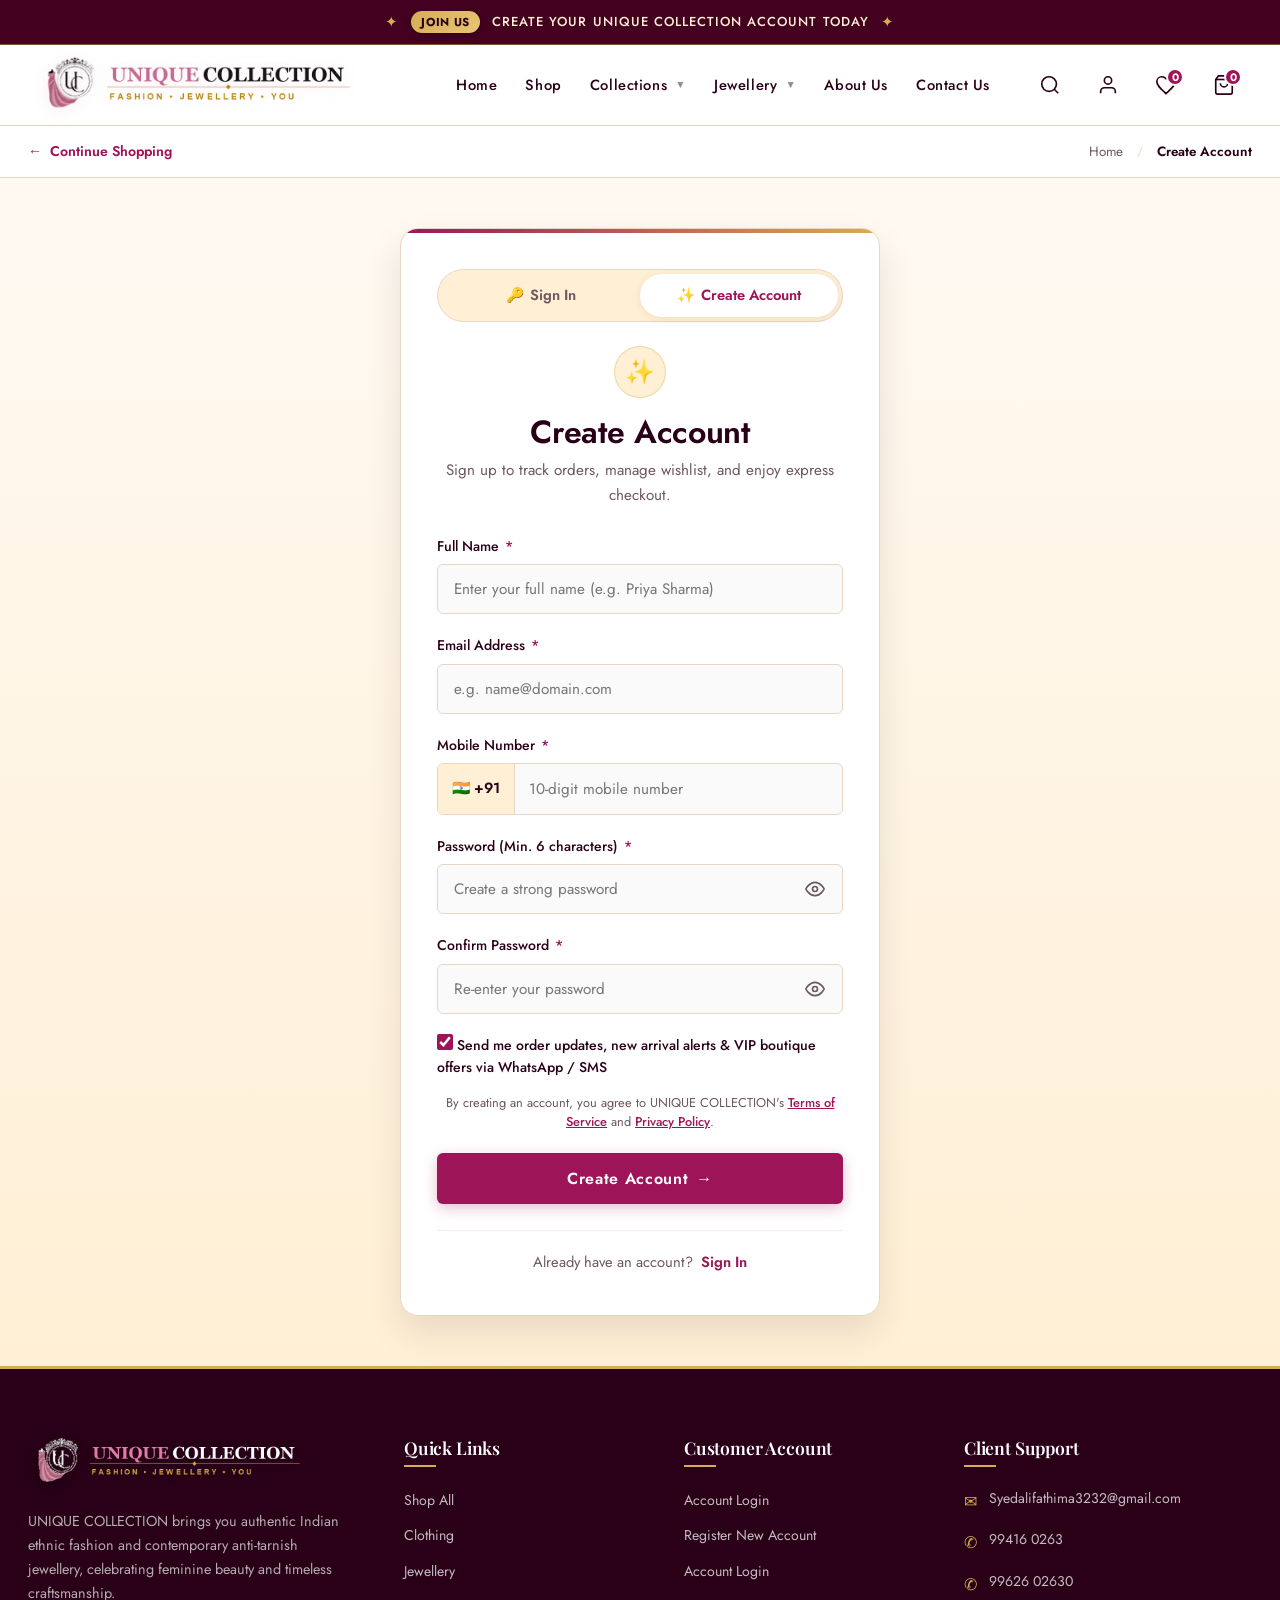
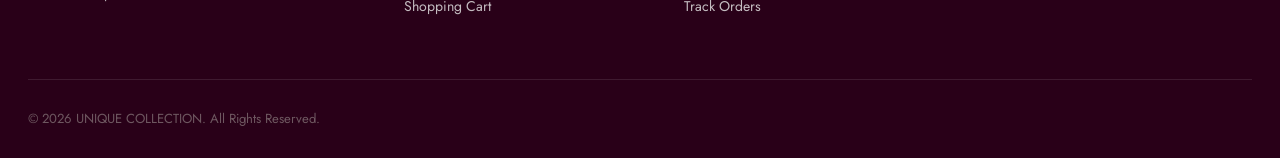
<file: pages/register.html>
﻿<!DOCTYPE html>
<html lang="en">
<head>
    <meta charset="UTF-8">
    <meta name="viewport" content="width=device-width, initial-scale=1.0">
    <meta name="description" content="Register an account with UNIQUE COLLECTION to unlock fast checkout, saved delivery addresses, and personal order tracking.">
    <title>Create Account | UNIQUE COLLECTION</title>
    <!-- Favicon (Browser Tab Icon) -->
    <link rel="icon" type="image/png" href="../assets/logo/favicon.png">
    <link rel="apple-touch-icon" href="../assets/logo/favicon.png">

    <!-- Google Fonts: Playfair Display & Jost -->
    <link rel="preconnect" href="https://fonts.googleapis.com">
    <link rel="preconnect" href="https://fonts.gstatic.com" crossorigin>
    <link href="https://fonts.googleapis.com/css2?family=Jost:wght@300;400;500;600;700&family=Playfair+Display:ital,wght@0,500;0,600;0,700;1,400&display=swap" rel="stylesheet">

    <!-- Stylesheets -->
    <link rel="stylesheet" href="../css/style.css">
    <link rel="stylesheet" href="../css/auth.css">
    <link rel="stylesheet" href="../css/responsive.css">

    <!-- Deferred JavaScript Modules -->
    <script src="../js/products.js" defer></script>
    <script src="../js/cart.js" defer></script>
    <script src="../js/auth.js" defer></script>
    <script src="../js/main.js" defer></script>
</head>
<body class="page-auth page-register">

    <!-- 1. Top Announcement Bar -->
    <div class="announcement-bar" role="region" aria-label="Announcement">
        <div class="container">
            <div class="announcement-content">
                <span class="announcement-sparkle">✦</span>
                <span class="announcement-badge">Join Us</span>
                <span>CREATE YOUR UNIQUE COLLECTION ACCOUNT TODAY</span>
                <span class="announcement-sparkle">✦</span>
            </div>
        </div>
    </div>

    <!-- 2. Site Header & Primary Navigation -->
    <header class="site-header" id="site-header">
        <div class="header-container">
            <div class="header-inner">
                
                <!-- Mobile Navigation Toggle -->
                <button type="button" class="mobile-nav-toggle" id="mobile-nav-toggle" aria-label="Open mobile navigation menu">
                    <span class="hamburger-line"></span>
                    <span class="hamburger-line"></span>
                    <span class="hamburger-line"></span>
                </button>

                <!-- Brand Logo (Client official logo) -->
                <a href="../index.html" class="brand-logo" aria-label="UNIQUE COLLECTION Home">
                    <img src="../assets/logo/logo.png" alt="UNIQUE COLLECTION - Fashion • Jewellery • You" class="brand-logo-img">
                </a>

                <!-- Desktop Primary Navigation -->
                <nav class="main-nav" aria-label="Main Navigation">
                    <ul class="nav-list">
                        <li class="nav-item">
                            <a href="../index.html" class="nav-link">Home</a>
                        </li>
                        <li class="nav-item">
                            <a href="shop.html" class="nav-link">Shop</a>
                        </li>
                        <li class="nav-item has-dropdown">
                            <a href="category.html?cat=clothing" class="nav-link" aria-haspopup="true" aria-expanded="false">
                                Collections <span class="dropdown-chevron">▼</span>
                            </a>
                            <div class="nav-dropdown dropdown-vertical" aria-label="Collections Submenu">
                                <ul class="dropdown-menu-list">
                                    <li><a href="category.html?cat=new-arrivals" style="font-weight: 700; color: #d95368;">New Arrivals</a></li>
                                    <li><a href="category.html?cat=trending" style="font-weight: 700; color: #d95368;">Trending Now</a></li>
                                    <li><a href="category.html?cat=2-piece-churidar-sets">2-Piece Churidhar Sets</a></li>
                                    <li><a href="category.html?cat=3-piece-churidar-sets">3-Piece Churidhar Sets</a></li>
                                    <li><a href="category.html?cat=designer-lehengas">Designer Lehengas</a></li>
                                    <li><a href="category.html?cat=cotton-leggings">Cotton Leggings</a></li>
                                    <li><a href="category.html?cat=trendy-sharara-sets">Trendy Sharara Sets</a></li>
                                    <li><a href="category.html?cat=womens-innerwear-panties">Women's Innerwear &amp; Panties</a></li>
                                    <li><a href="category.html?cat=offer-kurti">Offer Kurti</a></li>
                                    <li><a href="category.html?cat=premium-cord-sets">Premium Cord Sets</a></li>
                                    <li><a href="category.html?cat=grand-salwar-sets">Grand Salwar Sets</a></li>
                                    <li><a href="category.html?cat=straight-cut-pants">Straight Cut Pants</a></li>
                                    <li><a href="category.html?cat=rayon-cord-sets">Rayon cord sets</a></li>
                                    <li><a href="category.html?cat=combo-cotton-cords">Combo Cotton Cords</a></li>
                                    <li><a href="category.html?cat=premium-kurtis">Premium Kurtis</a></li>
                                    <li><a href="category.html?cat=combo-cotton-salwar-sets">Combo Cotton Salwar sets</a></li>
                                    <li><a href="category.html?cat=top-shawl-combo">Top Shawl Combo</a></li>
                                    <li><a href="category.html?cat=budget-friendly-salwar-set">Budget Friendly Salwar Set</a></li>
                                    <li><a href="category.html?cat=299-kurtis">299 Kurtis</a></li>
                                    <li><a href="category.html?cat=plus-size-collections">Plus size collections</a></li>
                                    <li><a href="category.html?cat=feeding-collection">Feeding collection</a></li>
                                    <li><a href="category.html?cat=night-suits">Night suits</a></li>
                                </ul>
                            </div>
                        </li>
                        <li class="nav-item has-dropdown">
                            <a href="category.html?cat=jewellery" class="nav-link" aria-haspopup="true" aria-expanded="false">
                                Jewellery <span class="dropdown-chevron">▼</span>
                            </a>
                            <div class="nav-dropdown dropdown-vertical" aria-label="Jewellery Submenu">
                                <ul class="dropdown-menu-list">
                                    <li><a href="category.html?cat=bracelets-kadas">Bracelets &amp; Kadas</a></li>
                                    <li><a href="category.html?cat=trendy-earrings-rings">Trendy Earrings &amp; Rings</a></li>
                                    <li><a href="category.html?cat=stylish-anklets-kolusu">Stylish Anklets &amp; Kolusu</a></li>
                                    <li><a href="category.html?cat=fancy-bangles">Fancy Bangles</a></li>
                                    <li><a href="category.html?cat=guaranteed-earrings-studs">Guaranteed Earrings / Studs</a></li>
                                    <li><a href="category.html?cat=gold-plated-chains">Gold-Plated Chains</a></li>
                                    <li><a href="category.html?cat=premium-covering-bangles">Premium Covering Bangles</a></li>
                                </ul>
                            </div>
                        </li>
                        <li class="nav-item">
                            <a href="about.html" class="nav-link">About Us</a>
                        </li>
                        <li class="nav-item">
                            <a href="contact.html" class="nav-link">Contact Us</a>
                        </li>
                    </ul>
                </nav>

                <!-- Header Actions -->
                <div class="header-actions">
                    <button type="button" class="action-btn" id="search-toggle-btn" aria-label="Search catalog">
                        <svg class="action-icon" viewBox="0 0 24 24">
                            <circle cx="11" cy="11" r="8"></circle>
                            <line x1="21" y1="21" x2="16.65" y2="16.65"></line>
                        </svg>
                    </button>

                    <a href="login.html" class="action-btn active" aria-label="Customer Login">
                        <svg class="action-icon" viewBox="0 0 24 24">
                            <path d="M20 21v-2a4 4 0 0 0-4-4H8a4 4 0 0 0-4 4v2"></path>
                            <circle cx="12" cy="7" r="4"></circle>
                        </svg>
                    </a>

                    <a href="wishlist.html" class="action-btn" aria-label="View Wishlist">
                        <svg class="action-icon" viewBox="0 0 24 24">
                            <path d="M12 21.35l-1.45-1.32C5.4 15.36 2 12.28 2 8.5 2 5.42 4.42 3 7.5 3c1.74 0 3.41.81 4.5 2.09C13.09 3.81 14.76 3 16.5 3 19.58 3 22 5.42 22 8.5c0 3.78-3.4 6.86-8.55 11.54L12 21.35z"></path>
                        </svg>
                        <span class="badge-count wishlist-count-badge">0</span>
                    </a>

                    <a href="cart.html" class="action-btn" aria-label="View Shopping Cart">
                        <svg class="action-icon" viewBox="0 0 24 24">
                            <path d="M6 2L3 6v14a2 2 0 0 0 2 2h14a2 2 0 0 0 2-2V6l-3-4z"></path>
                            <line x1="3" y1="6" x2="21" y2="6"></line>
                            <path d="M16 10a4 4 0 0 1-8 0"></path>
                        </svg>
                        <span class="badge-count cart-count-badge">0</span>
                    </a>
                </div>
            </div>
        </div>

        <!-- Search Bar Overlay -->
        <div class="search-overlay" id="search-overlay">
            <div class="container">
                <form class="search-form-inner" id="header-search-form">
                    <input type="text" class="search-input-field" id="header-search-input" placeholder="Search products..." aria-label="Search catalog">
                    <button type="submit" class="search-submit-btn">
                        <span>Search</span>
                    </button>
                    <button type="button" class="search-close-btn" id="search-close-btn" aria-label="Close search">✕</button>
                </form>
            </div>
        </div>
    </header>

    <!-- Mobile Navigation Drawer -->
    <div class="mobile-drawer-overlay" id="mobile-drawer-overlay">
        <aside class="mobile-nav-drawer" aria-label="Mobile Navigation Drawer">
            <div class="drawer-header">
                <a href="../index.html" class="brand-logo" aria-label="UNIQUE COLLECTION Home">
                    <img src="../assets/logo/logo.png" alt="UNIQUE COLLECTION - Fashion • Jewellery • You" class="brand-logo-img" style="height: 38px;">
                </a>
                <button type="button" class="drawer-close-btn" id="drawer-close-btn" aria-label="Close menu">✕</button>
            </div>
            <div class="drawer-content">
                <ul class="mobile-menu-list">
                    <li class="mobile-menu-item"><a href="../index.html" class="mobile-menu-link">Home</a></li>
                    <li class="mobile-menu-item"><a href="shop.html" class="mobile-menu-link">Shop</a></li>
                    <li class="mobile-menu-item">
                        <a href="#" class="mobile-menu-link mobile-accordion-toggle" data-target="sub-collections-mobile" aria-expanded="false">
                            Collections <span class="mobile-chevron">▼</span>
                        </a>
                        <ul class="mobile-sub-menu" id="sub-collections-mobile">
                            <li><a href="category.html?cat=new-arrivals" style="font-weight: 700; color: #d95368;">New Arrivals</a></li>
                                    <li><a href="category.html?cat=trending" style="font-weight: 700; color: #d95368;">Trending Now</a></li>
                                    <li><a href="category.html?cat=2-piece-churidar-sets">2-Piece Churidhar Sets</a></li>
                            <li><a href="category.html?cat=3-piece-churidar-sets">3-Piece Churidhar Sets</a></li>
                            <li><a href="category.html?cat=designer-lehengas">Designer Lehengas</a></li>
                            <li><a href="category.html?cat=cotton-leggings">Cotton Leggings</a></li>
                            <li><a href="category.html?cat=trendy-sharara-sets">Trendy Sharara Sets</a></li>
                            <li><a href="category.html?cat=womens-innerwear-panties">Women's Innerwear &amp; Panties</a></li>
                            <li><a href="category.html?cat=offer-kurti">Offer Kurti</a></li>
                            <li><a href="category.html?cat=premium-cord-sets">Premium Cord Sets</a></li>
                            <li><a href="category.html?cat=grand-salwar-sets">Grand Salwar Sets</a></li>
                            <li><a href="category.html?cat=straight-cut-pants">Straight Cut Pants</a></li>
                            <li><a href="category.html?cat=rayon-cord-sets">Rayon cord sets</a></li>
                            <li><a href="category.html?cat=combo-cotton-cords">Combo Cotton Cords</a></li>
                            <li><a href="category.html?cat=premium-kurtis">Premium Kurtis</a></li>
                            <li><a href="category.html?cat=combo-cotton-salwar-sets">Combo Cotton Salwar sets</a></li>
                            <li><a href="category.html?cat=top-shawl-combo">Top Shawl Combo</a></li>
                            <li><a href="category.html?cat=budget-friendly-salwar-set">Budget Friendly Salwar Set</a></li>
                            <li><a href="category.html?cat=299-kurtis">299 Kurtis</a></li>
                            <li><a href="category.html?cat=plus-size-collections">Plus size collections</a></li>
                            <li><a href="category.html?cat=feeding-collection">Feeding collection</a></li>
                            <li><a href="category.html?cat=night-suits">Night suits</a></li>
                        </ul>
                    </li>
                    <li class="mobile-menu-item">
                        <a href="#" class="mobile-menu-link mobile-accordion-toggle" data-target="sub-jewellery-mobile" aria-expanded="false">
                            Jewellery <span class="mobile-chevron">▼</span>
                        </a>
                        <ul class="mobile-sub-menu" id="sub-jewellery-mobile">
                            <li><a href="category.html?cat=bracelets-kadas">Bracelets &amp; Kadas</a></li>
                            <li><a href="category.html?cat=trendy-earrings-rings">Trendy Earrings &amp; Rings</a></li>
                            <li><a href="category.html?cat=stylish-anklets-kolusu">Stylish Anklets &amp; Kolusu</a></li>
                            <li><a href="category.html?cat=fancy-bangles">Fancy Bangles</a></li>
                            <li><a href="category.html?cat=guaranteed-earrings-studs">Guaranteed Earrings / Studs</a></li>
                            <li><a href="category.html?cat=gold-plated-chains">Gold-Plated Chains</a></li>
                            <li><a href="category.html?cat=premium-covering-bangles">Premium Covering Bangles</a></li>
                        </ul>
                    </li>
                    <li class="mobile-menu-item"><a href="about.html" class="mobile-menu-link">About Us</a></li>
                    <li class="mobile-menu-item"><a href="contact.html" class="mobile-menu-link">Contact Us</a></li>
                </ul>
            </div>
        </aside>
    </div>

    <!-- Main Register Content -->
    <main id="main-content">

        <!-- Breadcrumb Bar -->
        <div class="product-nav-bar">
            <div class="container">
                <div class="product-nav-inner">
                    <a href="shop.html" class="btn-back-shop">
                        <span class="back-arrow">←</span> Continue Shopping
                    </a>
                    <nav class="product-breadcrumbs" aria-label="Breadcrumb">
                        <a href="../index.html">Home</a>
                        <span class="breadcrumb-separator">/</span>
                        <span class="breadcrumb-current">Create Account</span>
                    </nav>
                </div>
            </div>
        </div>

        <section class="auth-wrapper">
            <div class="auth-card">

                <!-- Auth Navigation Segmented Tabs -->
                <div class="auth-tabs-nav" role="tablist">
                    <a href="login.html" class="auth-tab-link" id="tab-login" role="tab" aria-selected="false">
                        <span>🔑</span> Sign In
                    </a>
                    <a href="register.html" class="auth-tab-link active" id="tab-register" role="tab" aria-selected="true">
                        <span>✨</span> Create Account
                    </a>
                </div>

                <div class="auth-header">
                    <div class="auth-header-icon">✨</div>
                    <h1>Create Account</h1>
                    <p>Sign up to track orders, manage wishlist, and enjoy express checkout.</p>
                </div>

                <!-- Registration Form -->
                <form class="auth-form" id="register-form" novalidate>
                    
                    <!-- Full Name -->
                    <div class="form-group">
                        <label for="reg-name">
                            Full Name <span class="req-star">*</span>
                        </label>
                        <input 
                            type="text" 
                            id="reg-name" 
                            name="fullName" 
                            placeholder="Enter your full name (e.g. Priya Sharma)"
                            autocomplete="name"
                            required
                        >
                        <div class="field-error" id="error-reg-name"></div>
                    </div>

                    <!-- Email Address -->
                    <div class="form-group">
                        <label for="reg-email">
                            Email Address <span class="req-star">*</span>
                        </label>
                        <input 
                            type="email" 
                            id="reg-email" 
                            name="email" 
                            placeholder="e.g. name@domain.com"
                            autocomplete="email"
                            required
                        >
                        <div class="field-error" id="error-reg-email"></div>
                    </div>

                    <!-- 10-Digit Mobile Number -->
                    <div class="form-group">
                        <label for="reg-mobile">
                            Mobile Number <span class="req-star">*</span>
                        </label>
                        <div class="input-mobile-group" id="reg-mobile-wrap">
                            <span class="country-code-badge">🇮🇳 +91</span>
                            <input 
                                type="tel" 
                                id="reg-mobile" 
                                name="mobile" 
                                placeholder="10-digit mobile number"
                                maxlength="10"
                                autocomplete="tel"
                                required
                            >
                        </div>
                        <div class="field-error" id="error-reg-mobile"></div>
                    </div>

                    <!-- Password with Show/Hide -->
                    <div class="form-group">
                        <label for="reg-password">
                            Password (Min. 6 characters) <span class="req-star">*</span>
                        </label>
                        <div class="password-input-wrap">
                            <input 
                                type="password" 
                                id="reg-password" 
                                name="password" 
                                placeholder="Create a strong password"
                                autocomplete="new-password"
                                required
                            >
                            <button type="button" class="btn-toggle-password" id="btn-toggle-reg-pass" aria-label="Show password" title="Show password">
                                <svg class="icon-eye" viewBox="0 0 24 24" fill="none" stroke="currentColor" stroke-width="2">
                                    <path d="M1 12s4-8 11-8 11 8 11 8-4 8-11 8-11-8-11-8z"></path>
                                    <circle cx="12" cy="12" r="3"></circle>
                                </svg>
                            </button>
                        </div>
                        <div class="field-error" id="error-reg-password"></div>
                    </div>

                    <!-- Confirm Password with Show/Hide -->
                    <div class="form-group">
                        <label for="reg-confirm-password">
                            Confirm Password <span class="req-star">*</span>
                        </label>
                        <div class="password-input-wrap">
                            <input 
                                type="password" 
                                id="reg-confirm-password" 
                                name="confirmPassword" 
                                placeholder="Re-enter your password"
                                autocomplete="new-password"
                                required
                            >
                            <button type="button" class="btn-toggle-password" id="btn-toggle-reg-confirm-pass" aria-label="Show confirm password" title="Show confirm password">
                                <svg class="icon-eye" viewBox="0 0 24 24" fill="none" stroke="currentColor" stroke-width="2">
                                    <path d="M1 12s4-8 11-8 11 8 11 8-4 8-11 8-11-8-11-8z"></path>
                                    <circle cx="12" cy="12" r="3"></circle>
                                </svg>
                            </button>
                        </div>
                        <div class="field-error" id="error-reg-confirm-password"></div>
                    </div>

                    <!-- Marketing Updates Checkbox -->
                    <label class="auth-remember-label" style="margin-bottom: 12px;">
                        <input type="checkbox" id="reg-newsletter" checked>
                        <span>Send me order updates, new arrival alerts & VIP boutique offers via WhatsApp / SMS</span>
                    </label>

                    <!-- Real E-Commerce Legal Agreement Note -->
                    <div class="auth-terms-note">
                        By creating an account, you agree to UNIQUE COLLECTION's <a href="about.html">Terms of Service</a> and <a href="about.html">Privacy Policy</a>.
                    </div>

                    <!-- Submit Button -->
                    <button type="submit" class="btn-auth-submit" id="btn-register-submit">
                        <span>Create Account</span>
                        <span>→</span>
                    </button>

                </form>

                <!-- Switch to Login -->
                <div class="auth-footer">
                    <span>Already have an account?</span>
                    <a href="login.html" id="link-to-login">Sign In</a>
                </div>

            </div>
        </section>

    </main>

    <!-- Professional Footer -->
    <footer class="site-footer" id="site-footer">
        <div class="container">
            <div class="footer-top">
                <div class="footer-brand">
                    <a href="../index.html" class="brand-logo" style="margin-bottom: 16px; display: inline-block; padding: 0;">
                        <img src="../assets/logo/logo-light.png" alt="UNIQUE COLLECTION - Fashion • Jewellery • You" class="brand-logo-img" style="height: 50px; filter: drop-shadow(0 2px 8px rgba(0,0,0,0.4));">
                    </a>
                    <p>UNIQUE COLLECTION brings you authentic Indian ethnic fashion and contemporary anti-tarnish jewellery, celebrating feminine beauty and timeless craftsmanship.</p>
                </div>
                <div>
                    <h4 class="footer-heading">Quick Links</h4>
                    <ul class="footer-links">
                        <li><a href="shop.html">Shop All</a></li>
                        <li><a href="category.html?cat=clothing">Clothing</a></li>
                        <li><a href="category.html?cat=jewellery">Jewellery</a></li>
                        <li><a href="cart.html">Shopping Cart</a></li>
                    </ul>
                </div>
                <div>
                    <h4 class="footer-heading">Customer Account</h4>
                    <ul class="footer-links">
                        <li><a href="login.html">Account Login</a></li>
                        <li><a href="register.html">Register New Account</a></li>
                        <li><a href="profile.html">My Profile</a></li>
                        <li><a href="my-orders.html">Track Orders</a></li>
                    </ul>
                </div>
                <div>
                    <h4 class="footer-heading">Client Support</h4>
                    <ul class="footer-contact-info">
                        <li><span class="footer-contact-icon">✉</span><a href="mailto:Syedalifathima3232@gmail.com">Syedalifathima3232@gmail.com</a></li>
                        <li><span class="footer-contact-icon">✆</span><a href="tel:994160263">99416 0263</a></li>
                        <li><span class="footer-contact-icon">✆</span><a href="tel:9962602630">99626 02630</a></li>
                    </ul>
                </div>
            </div>
            <div class="footer-bottom">
                <p>&copy; 2026 UNIQUE COLLECTION. All Rights Reserved.</p>
            </div>
        </div>
    </footer>

    <!-- Toast Notifications Container -->
    <div class="toast-container" id="toast-container" aria-live="polite"></div>

</body>
</html>
</file>
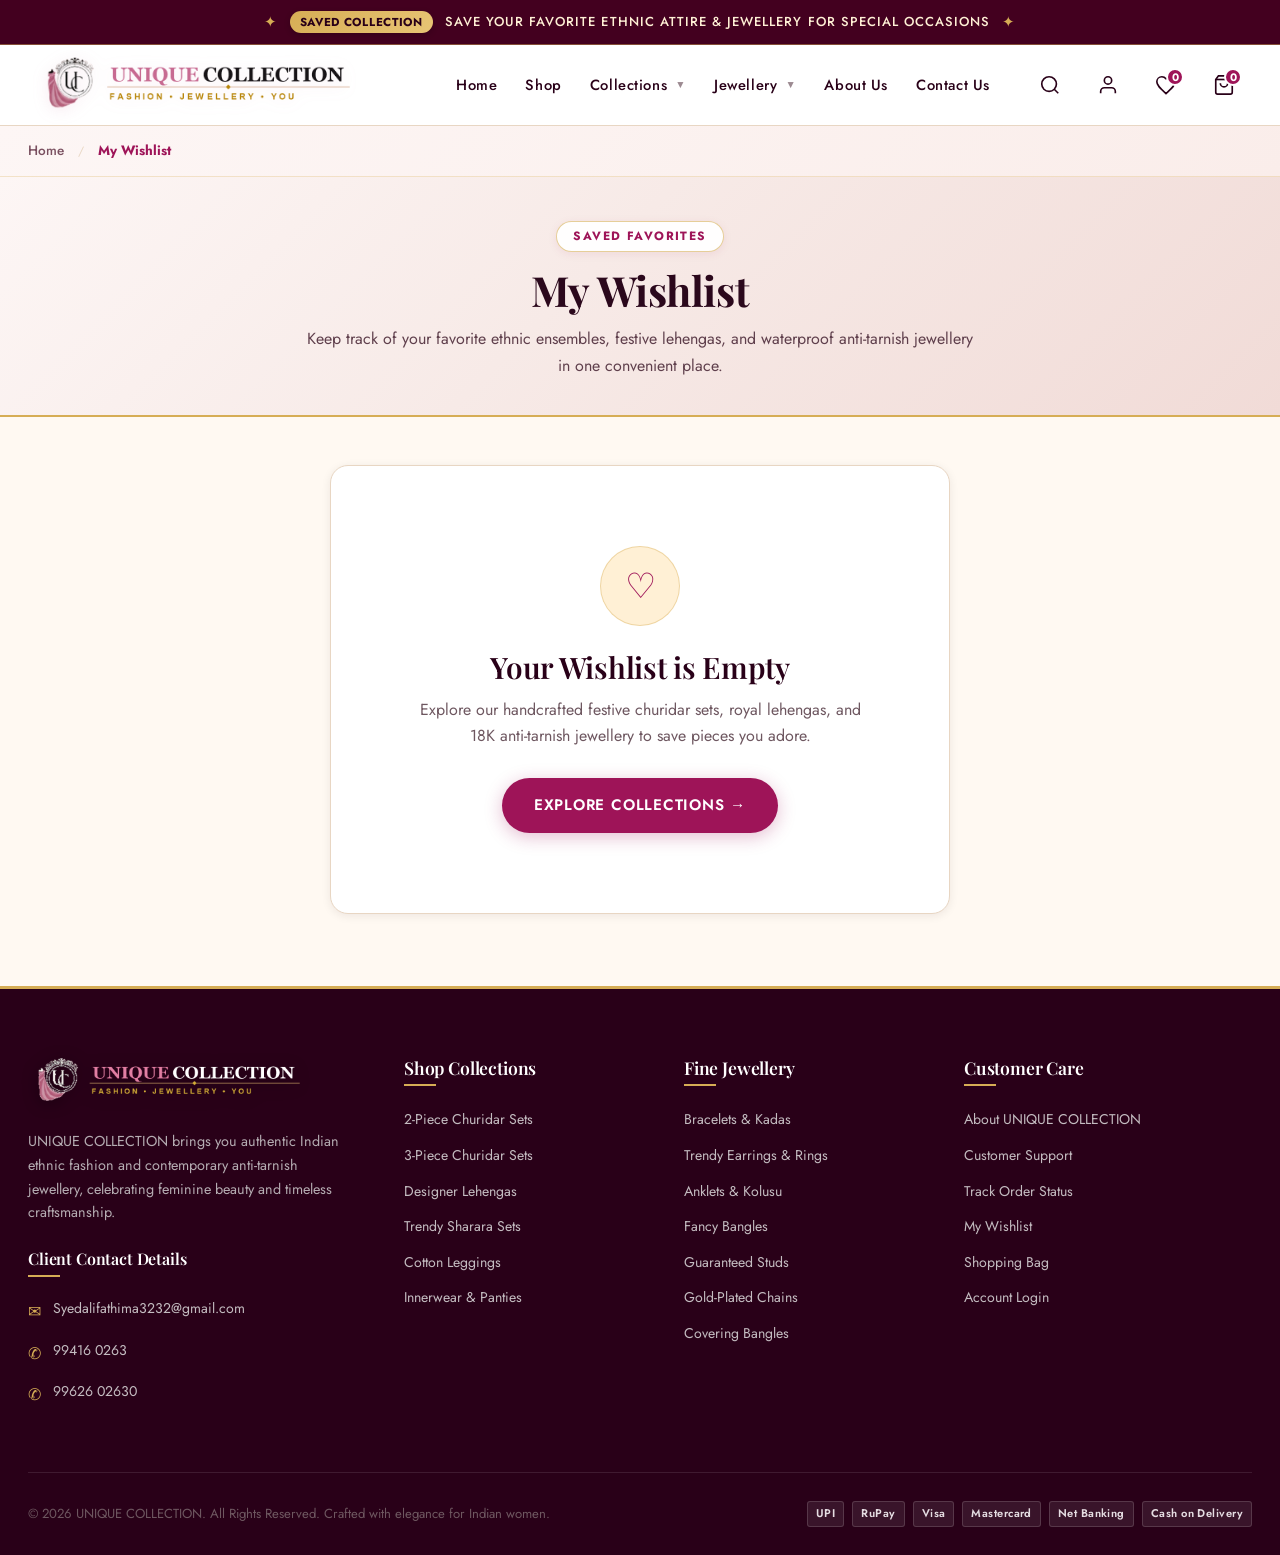
<file: pages/wishlist.html>
﻿<!DOCTYPE html>
<html lang="en">
<head>
    <meta charset="UTF-8">
    <meta name="viewport" content="width=device-width, initial-scale=1.0">
    <meta name="description" content="View and manage your saved ethnic churidar sets, lehengas, and waterproof anti-tarnish jewellery at UNIQUE COLLECTION.">
    <title>My Wishlist | UNIQUE COLLECTION</title>
    <!-- Favicon (Browser Tab Icon) -->
    <link rel="icon" type="image/png" href="../assets/logo/favicon.png">
    <link rel="apple-touch-icon" href="../assets/logo/favicon.png">

    <!-- Google Fonts: Playfair Display & Jost -->
    <link rel="preconnect" href="https://fonts.googleapis.com">
    <link rel="preconnect" href="https://fonts.gstatic.com" crossorigin>
    <link href="https://fonts.googleapis.com/css2?family=Jost:wght@300;400;500;600;700&family=Playfair+Display:ital,wght@0,500;0,600;0,700;1,400&display=swap" rel="stylesheet">

    <!-- Stylesheets -->
    <link rel="stylesheet" href="../css/style.css">
    <link rel="stylesheet" href="../css/responsive.css">

    <!-- Deferred JavaScript Modules -->
    <script src="../js/products.js" defer></script>
    <script src="../js/cart.js" defer></script>
    <script src="../js/auth.js" defer></script>
    <script src="../js/main.js" defer></script>
</head>
<body class="page-wishlist">

    <!-- 1. Top Announcement Bar -->
    <div class="announcement-bar" role="region" aria-label="Announcement">
        <div class="container">
            <div class="announcement-content">
                <span class="announcement-sparkle">✦</span>
                <span class="announcement-badge">Saved Collection</span>
                <span>SAVE YOUR FAVORITE ETHNIC ATTIRE &amp; JEWELLERY FOR SPECIAL OCCASIONS</span>
                <span class="announcement-sparkle">✦</span>
            </div>
        </div>
    </div>

    <!-- 2. Site Header & Primary Navigation -->
    <header class="site-header" id="site-header">
        <div class="header-container">
            <div class="header-inner">
                
                <!-- Mobile Navigation Toggle -->
                <button type="button" class="mobile-nav-toggle" id="mobile-nav-toggle" aria-label="Open mobile navigation menu">
                    <span class="hamburger-line"></span>
                    <span class="hamburger-line"></span>
                    <span class="hamburger-line"></span>
                </button>

                <!-- Brand Logo (Client official logo) -->
                <a href="../index.html" class="brand-logo" aria-label="UNIQUE COLLECTION Home">
                    <img src="../assets/logo/logo.png" alt="UNIQUE COLLECTION - Fashion • Jewellery • You" class="brand-logo-img">
                </a>

                <!-- Desktop Primary Navigation -->
                <nav class="main-nav" aria-label="Main Navigation">
                    <ul class="nav-list">
                        <li class="nav-item">
                            <a href="../index.html" class="nav-link">Home</a>
                        </li>
                        <li class="nav-item">
                            <a href="shop.html" class="nav-link">Shop</a>
                        </li>
                        <li class="nav-item has-dropdown">
                            <a href="category.html?cat=clothing" class="nav-link" aria-haspopup="true" aria-expanded="false">
                                Collections <span class="dropdown-chevron">▼</span>
                            </a>
                            <div class="nav-dropdown dropdown-vertical" aria-label="Collections Submenu">
                                <ul class="dropdown-menu-list">
                                    <li><a href="category.html?cat=new-arrivals" style="font-weight: 700; color: #d95368;">New Arrivals</a></li>
                                    <li><a href="category.html?cat=trending" style="font-weight: 700; color: #d95368;">Trending Now</a></li>
                                    <li><a href="category.html?cat=2-piece-churidar-sets">2-Piece Churidhar Sets</a></li>
                                    <li><a href="category.html?cat=3-piece-churidar-sets">3-Piece Churidhar Sets</a></li>
                                    <li><a href="category.html?cat=designer-lehengas">Designer Lehengas</a></li>
                                    <li><a href="category.html?cat=cotton-leggings">Cotton Leggings</a></li>
                                    <li><a href="category.html?cat=trendy-sharara-sets">Trendy Sharara Sets</a></li>
                                    <li><a href="category.html?cat=womens-innerwear-panties">Women's Innerwear &amp; Panties</a></li>
                                    <li><a href="category.html?cat=offer-kurti">Offer Kurti</a></li>
                                    <li><a href="category.html?cat=premium-cord-sets">Premium Cord Sets</a></li>
                                    <li><a href="category.html?cat=grand-salwar-sets">Grand Salwar Sets</a></li>
                                    <li><a href="category.html?cat=straight-cut-pants">Straight Cut Pants</a></li>
                                    <li><a href="category.html?cat=rayon-cord-sets">Rayon cord sets</a></li>
                                    <li><a href="category.html?cat=combo-cotton-cords">Combo Cotton Cords</a></li>
                                    <li><a href="category.html?cat=premium-kurtis">Premium Kurtis</a></li>
                                    <li><a href="category.html?cat=combo-cotton-salwar-sets">Combo Cotton Salwar sets</a></li>
                                    <li><a href="category.html?cat=top-shawl-combo">Top Shawl Combo</a></li>
                                    <li><a href="category.html?cat=budget-friendly-salwar-set">Budget Friendly Salwar Set</a></li>
                                    <li><a href="category.html?cat=299-kurtis">299 Kurtis</a></li>
                                    <li><a href="category.html?cat=plus-size-collections">Plus size collections</a></li>
                                    <li><a href="category.html?cat=feeding-collection">Feeding collection</a></li>
                                    <li><a href="category.html?cat=night-suits">Night suits</a></li>
                                </ul>
                            </div>
                        </li>
                        <li class="nav-item has-dropdown">
                            <a href="category.html?cat=jewellery" class="nav-link" aria-haspopup="true" aria-expanded="false">
                                Jewellery <span class="dropdown-chevron">▼</span>
                            </a>
                            <div class="nav-dropdown dropdown-vertical" aria-label="Jewellery Submenu">
                                <ul class="dropdown-menu-list">
                                    <li><a href="category.html?cat=bracelets-kadas">Bracelets &amp; Kadas</a></li>
                                    <li><a href="category.html?cat=trendy-earrings-rings">Trendy Earrings &amp; Rings</a></li>
                                    <li><a href="category.html?cat=stylish-anklets-kolusu">Stylish Anklets &amp; Kolusu</a></li>
                                    <li><a href="category.html?cat=fancy-bangles">Fancy Bangles</a></li>
                                    <li><a href="category.html?cat=guaranteed-earrings-studs">Guaranteed Earrings / Studs</a></li>
                                    <li><a href="category.html?cat=gold-plated-chains">Gold-Plated Chains</a></li>
                                    <li><a href="category.html?cat=premium-covering-bangles">Premium Covering Bangles</a></li>
                                </ul>
                            </div>
                        </li>
                        <li class="nav-item">
                            <a href="about.html" class="nav-link">About Us</a>
                        </li>
                        <li class="nav-item">
                            <a href="contact.html" class="nav-link">Contact Us</a>
                        </li>
                    </ul>
                </nav>

                <!-- Header Actions -->
                <div class="header-actions">
                    <button type="button" class="action-btn" id="search-toggle-btn" aria-label="Search catalog">
                        <svg class="action-icon" viewBox="0 0 24 24">
                            <circle cx="11" cy="11" r="8"></circle>
                            <line x1="21" y1="21" x2="16.65" y2="16.65"></line>
                        </svg>
                    </button>

                    <a href="login.html" class="action-btn" aria-label="Customer Login">
                        <svg class="action-icon" viewBox="0 0 24 24">
                            <path d="M20 21v-2a4 4 0 0 0-4-4H8a4 4 0 0 0-4 4v2"></path>
                            <circle cx="12" cy="7" r="4"></circle>
                        </svg>
                    </a>

                    <a href="wishlist.html" class="action-btn active" aria-label="View Wishlist">
                        <svg class="action-icon" viewBox="0 0 24 24">
                            <path d="M12 21.35l-1.45-1.32C5.4 15.36 2 12.28 2 8.5 2 5.42 4.42 3 7.5 3c1.74 0 3.41.81 4.5 2.09C13.09 3.81 14.76 3 16.5 3 19.58 3 22 5.42 22 8.5c0 3.78-3.4 6.86-8.55 11.54L12 21.35z"></path>
                        </svg>
                        <span class="badge-count wishlist-count-badge">0</span>
                    </a>

                    <a href="cart.html" class="action-btn" aria-label="View Shopping Bag">
                        <svg class="action-icon" viewBox="0 0 24 24">
                            <path d="M6 2L3 6v14a2 2 0 0 0 2 2h14a2 2 0 0 0 2-2V6l-3-4z"></path>
                            <line x1="3" y1="6" x2="21" y2="6"></line>
                            <path d="M16 10a4 4 0 0 1-8 0"></path>
                        </svg>
                        <span class="badge-count cart-count-badge">0</span>
                    </a>
                </div>
            </div>
        </div>

        <!-- Search Bar Overlay -->
        <div class="search-overlay" id="search-overlay">
            <div class="container">
                <form class="search-form-inner" id="header-search-form">
                    <input type="text" class="search-input-field" id="header-search-input" placeholder="Search saved items or products..." aria-label="Search catalog">
                    <button type="submit" class="search-submit-btn">
                        <span>Search</span>
                    </button>
                    <button type="button" class="search-close-btn" id="search-close-btn" aria-label="Close search">✕</button>
                </form>
            </div>
        </div>
    </header>

    <!-- Mobile Drawer Overlay -->
    <div class="mobile-drawer-overlay" id="mobile-drawer-overlay">
        <aside class="mobile-nav-drawer" aria-label="Mobile Navigation Drawer">
            <div class="drawer-header">
                <a href="../index.html" class="brand-logo" aria-label="UNIQUE COLLECTION Home">
                    <img src="../assets/logo/logo.png" alt="UNIQUE COLLECTION - Fashion • Jewellery • You" class="brand-logo-img" style="height: 38px;">
                </a>
                <button type="button" class="drawer-close-btn" id="drawer-close-btn" aria-label="Close menu">✕</button>
            </div>
            
            <div class="drawer-content">
                <ul class="mobile-menu-list">
                    <li class="mobile-menu-item"><a href="../index.html" class="mobile-menu-link">Home</a></li>
                    <li class="mobile-menu-item"><a href="shop.html" class="mobile-menu-link">Shop</a></li>
                    <li class="mobile-menu-item">
                        <a href="#" class="mobile-menu-link mobile-accordion-toggle" data-target="sub-collections-mobile" aria-expanded="false">
                            Collections <span class="mobile-chevron">▼</span>
                        </a>
                        <ul class="mobile-sub-menu" id="sub-collections-mobile">
                            <li><a href="category.html?cat=new-arrivals" style="font-weight: 700; color: #d95368;">New Arrivals</a></li>
                                    <li><a href="category.html?cat=trending" style="font-weight: 700; color: #d95368;">Trending Now</a></li>
                                    <li><a href="category.html?cat=2-piece-churidar-sets">2-Piece Churidhar Sets</a></li>
                            <li><a href="category.html?cat=3-piece-churidar-sets">3-Piece Churidhar Sets</a></li>
                            <li><a href="category.html?cat=designer-lehengas">Designer Lehengas</a></li>
                            <li><a href="category.html?cat=cotton-leggings">Cotton Leggings</a></li>
                            <li><a href="category.html?cat=trendy-sharara-sets">Trendy Sharara Sets</a></li>
                            <li><a href="category.html?cat=womens-innerwear-panties">Women's Innerwear &amp; Panties</a></li>
                            <li><a href="category.html?cat=offer-kurti">Offer Kurti</a></li>
                            <li><a href="category.html?cat=premium-cord-sets">Premium Cord Sets</a></li>
                            <li><a href="category.html?cat=grand-salwar-sets">Grand Salwar Sets</a></li>
                            <li><a href="category.html?cat=straight-cut-pants">Straight Cut Pants</a></li>
                            <li><a href="category.html?cat=rayon-cord-sets">Rayon cord sets</a></li>
                            <li><a href="category.html?cat=combo-cotton-cords">Combo Cotton Cords</a></li>
                            <li><a href="category.html?cat=premium-kurtis">Premium Kurtis</a></li>
                            <li><a href="category.html?cat=combo-cotton-salwar-sets">Combo Cotton Salwar sets</a></li>
                            <li><a href="category.html?cat=top-shawl-combo">Top Shawl Combo</a></li>
                            <li><a href="category.html?cat=budget-friendly-salwar-set">Budget Friendly Salwar Set</a></li>
                            <li><a href="category.html?cat=299-kurtis">299 Kurtis</a></li>
                            <li><a href="category.html?cat=plus-size-collections">Plus size collections</a></li>
                            <li><a href="category.html?cat=feeding-collection">Feeding collection</a></li>
                            <li><a href="category.html?cat=night-suits">Night suits</a></li>
                        </ul>
                    </li>
                    <li class="mobile-menu-item">
                        <a href="#" class="mobile-menu-link mobile-accordion-toggle" data-target="sub-jewellery-mobile" aria-expanded="false">
                            Jewellery <span class="mobile-chevron">▼</span>
                        </a>
                        <ul class="mobile-sub-menu" id="sub-jewellery-mobile">
                            <li><a href="category.html?cat=bracelets-kadas">Bracelets &amp; Kadas</a></li>
                            <li><a href="category.html?cat=trendy-earrings-rings">Trendy Earrings &amp; Rings</a></li>
                            <li><a href="category.html?cat=stylish-anklets-kolusu">Stylish Anklets &amp; Kolusu</a></li>
                            <li><a href="category.html?cat=fancy-bangles">Fancy Bangles</a></li>
                            <li><a href="category.html?cat=guaranteed-earrings-studs">Guaranteed Earrings / Studs</a></li>
                            <li><a href="category.html?cat=gold-plated-chains">Gold-Plated Chains</a></li>
                            <li><a href="category.html?cat=premium-covering-bangles">Premium Covering Bangles</a></li>
                        </ul>
                    </li>
                    <li class="mobile-menu-item"><a href="about.html" class="mobile-menu-link">About Us</a></li>
                    <li class="mobile-menu-item"><a href="contact.html" class="mobile-menu-link">Contact Us</a></li>
                </ul>
            </div>

            <div class="drawer-footer">
                <a href="mailto:Syedalifathima3232@gmail.com"><span>✉</span> Syedalifathima3232@gmail.com</a>
                <a href="tel:994160263"><span>✆</span> 99416 0263</a>
                <a href="tel:9962602630"><span>✆</span> 99626 02630</a>
            </div>
        </aside>
    </div>

    <!-- Main Content Area -->
    <main id="main-content">

        <!-- Breadcrumb Navigation -->
        <nav class="breadcrumb-nav" aria-label="Breadcrumb">
            <div class="container">
                <ol class="breadcrumb-list">
                    <li class="breadcrumb-item"><a href="../index.html">Home</a></li>
                    <li class="breadcrumb-separator">/</li>
                    <li class="breadcrumb-item active">My Wishlist</li>
                </ol>
            </div>
        </nav>

        <!-- Page Hero Banner -->
        <section class="page-hero-banner">
            <div class="container">
                <span class="category-group-badge">Saved Favorites</span>
                <h1 class="page-hero-title">My Wishlist</h1>
                <p class="page-hero-desc">
                    Keep track of your favorite ethnic ensembles, festive lehengas, and waterproof anti-tarnish jewellery in one convenient place.
                </p>
            </div>
        </section>

        <!-- Wishlist Main Section -->
        <section class="wishlist-section" aria-label="Saved Wishlist Items">
            <div class="container" id="wishlist-root">
                
                <!-- Wishlist Toolbar -->
                <div class="wishlist-toolbar" id="wishlist-toolbar" style="display: none;">
                    <div class="wishlist-count-text">
                        Saved Items: <span id="wishlist-count-display">0 items</span>
                    </div>
                    <button type="button" class="btn-clear-wishlist" id="btn-clear-wishlist">
                        Clear Wishlist
                    </button>
                </div>

                <!-- Wishlist Products Grid -->
                <div class="wishlist-grid" id="wishlist-grid" style="display: none;">
                    <!-- Dynamically populated via main.js from CartService.getWishlist() -->
                </div>

                <!-- Empty State (Shown when no items are wishlisted) -->
                <div class="wishlist-empty-box" id="wishlist-empty-state">
                    <div class="wishlist-empty-icon">♡</div>
                    <h2 class="wishlist-empty-title">Your Wishlist is Empty</h2>
                    <p class="wishlist-empty-desc">
                        Explore our handcrafted festive churidar sets, royal lehengas, and 18K anti-tarnish jewellery to save pieces you adore.
                    </p>
                    <a href="shop.html" class="btn-primary">
                        EXPLORE COLLECTIONS →
                    </a>
                </div>

            </div>
        </section>

    </main>

    <!-- Toast Notifications Container -->
    <div class="toast-container" id="toast-container" aria-live="polite"></div>

    <!-- Site Footer -->
    <footer class="site-footer" id="site-footer">
        <div class="container">
            <div class="footer-top">
                <div class="footer-brand">
                    <a href="../index.html" class="brand-logo" style="margin-bottom: 16px; display: inline-block; padding: 0;">
                        <img src="../assets/logo/logo-light.png" alt="UNIQUE COLLECTION - Fashion • Jewellery • You" class="brand-logo-img" style="height: 50px; filter: drop-shadow(0 2px 8px rgba(0,0,0,0.4));">
                    </a>
                    <p>UNIQUE COLLECTION brings you authentic Indian ethnic fashion and contemporary anti-tarnish jewellery, celebrating feminine beauty and timeless craftsmanship.</p>
                    <h4 class="footer-heading" style="margin-top: 24px; font-size: 1rem;">Client Contact Details</h4>
                    <ul class="footer-contact-info">
                        <li><span class="footer-contact-icon">✉</span><a href="mailto:Syedalifathima3232@gmail.com">Syedalifathima3232@gmail.com</a></li>
                        <li><span class="footer-contact-icon">✆</span><a href="tel:994160263">99416 0263</a></li>
                        <li><span class="footer-contact-icon">✆</span><a href="tel:9962602630">99626 02630</a></li>
                    </ul>
                </div>
                <div>
                    <h4 class="footer-heading">Shop Collections</h4>
                    <ul class="footer-links">
                        <li><a href="category.html?cat=2-piece-churidar-sets">2-Piece Churidar Sets</a></li>
                        <li><a href="category.html?cat=3-piece-churidar-sets">3-Piece Churidar Sets</a></li>
                        <li><a href="category.html?cat=designer-lehengas">Designer Lehengas</a></li>
                        <li><a href="category.html?cat=trendy-sharara-sets">Trendy Sharara Sets</a></li>
                        <li><a href="category.html?cat=cotton-leggings">Cotton Leggings</a></li>
                        <li><a href="category.html?cat=womens-innerwear-panties">Innerwear &amp; Panties</a></li>
                    </ul>
                </div>
                <div>
                    <h4 class="footer-heading">Fine Jewellery</h4>
                    <ul class="footer-links">
                        <li><a href="category.html?cat=bracelets-kadas">Bracelets &amp; Kadas</a></li>
                        <li><a href="category.html?cat=trendy-earrings-rings">Trendy Earrings &amp; Rings</a></li>
                        <li><a href="category.html?cat=stylish-anklets-kolusu">Anklets &amp; Kolusu</a></li>
                        <li><a href="category.html?cat=fancy-bangles">Fancy Bangles</a></li>
                        <li><a href="category.html?cat=guaranteed-earrings-studs">Guaranteed Studs</a></li>
                        <li><a href="category.html?cat=gold-plated-chains">Gold-Plated Chains</a></li>
                        <li><a href="category.html?cat=premium-covering-bangles">Covering Bangles</a></li>
                    </ul>
                </div>
                <div>
                    <h4 class="footer-heading">Customer Care</h4>
                    <ul class="footer-links">
                        <li><a href="about.html">About UNIQUE COLLECTION</a></li>
                        <li><a href="contact.html">Customer Support</a></li>
                        <li><a href="my-orders.html">Track Order Status</a></li>
                        <li><a href="wishlist.html">My Wishlist</a></li>
                        <li><a href="cart.html">Shopping Bag</a></li>
                        <li><a href="profile.html">My Profile</a></li>
                    </ul>
                </div>
            </div>
            <div class="footer-bottom">
                <div>
                    <p>&copy; 2026 UNIQUE COLLECTION. All Rights Reserved. Crafted with elegance for Indian women.</p>
                </div>
                <div class="footer-payments-pill">
                    <span class="payment-tag">UPI</span>
                    <span class="payment-tag">RuPay</span>
                    <span class="payment-tag">Visa</span>
                    <span class="payment-tag">Mastercard</span>
                    <span class="payment-tag">Net Banking</span>
                    <span class="payment-tag">Cash on Delivery</span>
                </div>
            </div>
        </div>
    </footer>

</body>
</html>
</file>
<file: css/style.css>
/* ==========================================================================
   UNIQUE COLLECTION - Master Stylesheet
   Luxury Brand Colour Palette:
   - Deep Burgundy / Wine: #43001F
   - Dark Plum:            #290018
   - Royal Magenta:        #9E1458
   - Champagne Gold:       #D6AD55
   - Warm Cream:           #FFF0D5
   - Soft Ivory:           #FFF9F2
   - Pure White:           #FFFFFF
   ========================================================================== */

/* --------------------------------------------------------------------------
   1. Design System & CSS Custom Properties
   -------------------------------------------------------------------------- */
:root {
  /* Brand Color Palette */
  --color-burgundy: #43001F;        /* Deep Burgundy / Wine */
  --color-plum: #290018;            /* Dark Plum */
  --color-primary: #9E1458;         /* Royal Magenta (primary actions, prices, active states) */
  --color-primary-dark: #780e42;
  --color-primary-light: #be2e72;
  --color-gold: #D6AD55;            /* Champagne Gold (luxury accents, badges, highlights) */
  --color-gold-hover: #c4983e;
  --color-gold-light: #faeccf;
  --color-gold-soft: rgba(214, 173, 85, 0.15);
  --color-cream: #FFF0D5;           /* Warm Cream (soft highlight surfaces) */
  --color-ivory: #FFF9F2;           /* Soft Ivory (main content backgrounds) */
  --color-white: #FFFFFF;

  /* Legacy & Functional mappings for site-wide cohesion */
  --color-blush: #FFF0D5;           /* Warm Cream replacing old pink */
  --color-blush-soft: #FFF9F2;      /* Soft Ivory replacing old light pink */
  --color-dark: #290018;            /* Dark Plum replacing generic black */
  --color-dark-surface: #43001F;    /* Deep Burgundy */
  --color-bg-body: #FFF9F2;         /* Soft Ivory page background */
  --color-bg-light: #FFF0D5;        /* Warm Cream */
  --color-surface: #FFFFFF;
  --color-text-main: #290018;       /* Dark Plum for crisp readability */
  --color-text-muted: #6e5760;
  --color-text-light: #9c8a91;
  --color-border: #E8D6C3;          /* Warm Champagne border */
  --color-border-light: #F7EEE2;
  --color-success: #288c5e;
  --color-discount: #9E1458;        /* Royal Magenta discount tags */

  /* Typography */
  --font-heading: 'Playfair Display', Georgia, serif;
  --font-body: 'Jost', -apple-system, BlinkMacSystemFont, 'Segoe UI', Roboto, sans-serif;

  /* Elevation & Shadows */
  --shadow-xs: 0 1px 4px rgba(41, 0, 24, 0.05);
  --shadow-sm: 0 2px 10px rgba(41, 0, 24, 0.08);
  --shadow-md: 0 6px 20px rgba(41, 0, 24, 0.10);
  --shadow-lg: 0 12px 32px rgba(41, 0, 24, 0.16);
  --shadow-gold: 0 4px 18px rgba(214, 173, 85, 0.30);
  --shadow-pink: 0 4px 18px rgba(158, 20, 88, 0.28);

  /* Border Radii */
  --radius-xs: 3px;
  --radius-sm: 6px;
  --radius-md: 10px;
  --radius-lg: 18px;
  --radius-full: 9999px;

  /* Transitions */
  --transition-fast: 0.2s ease;
  --transition-normal: 0.3s cubic-bezier(0.25, 0.8, 0.25, 1);
  --transition-slow: 0.5s cubic-bezier(0.25, 0.8, 0.25, 1);
}

/* --------------------------------------------------------------------------
   2. Global Resets & Foundation
   -------------------------------------------------------------------------- */
*,
*::before,
*::after {
  box-sizing: border-box;
  margin: 0;
  padding: 0;
}

html {
  font-size: 16px;
  scroll-behavior: smooth;
}

body {
  font-family: var(--font-body);
  color: var(--color-text-main);
  background-color: var(--color-bg-body);
  line-height: 1.6;
  -webkit-font-smoothing: antialiased;
  min-height: 100vh;
  display: flex;
  flex-direction: column;
  overflow-x: hidden;
}

main {
  flex: 1;
}

h1, h2, h3, h4, h5, h6 {
  font-family: var(--font-heading);
  color: var(--color-dark);
  line-height: 1.25;
  font-weight: 600;
  letter-spacing: -0.01em;
}

p {
  color: var(--color-text-muted);
  line-height: 1.65;
}

a {
  color: inherit;
  text-decoration: none;
  transition: color var(--transition-fast), background-color var(--transition-fast), border-color var(--transition-fast);
}

img {
  max-width: 100%;
  height: auto;
  display: block;
}

ul, ol {
  list-style: none;
}

button, input, select, textarea {
  font-family: inherit;
  font-size: inherit;
  color: inherit;
}

button {
  cursor: pointer;
  background: none;
  border: none;
}

.container {
  width: 100%;
  max-width: 1400px;
  margin-left: auto;
  margin-right: auto;
  padding-left: 28px;
  padding-right: 28px;
}

.header-container {
  width: 100%;
  max-width: 1480px;
  margin-left: auto;
  margin-right: auto;
  padding-left: 36px;
  padding-right: 36px;
}

.bg-blush {
  background-color: var(--color-blush-soft) !important;
}

.bg-cream {
  background-color: var(--color-cream) !important;
}

.bg-burgundy {
  background-color: var(--color-burgundy) !important;
  color: var(--color-white) !important;
}

.bg-plum {
  background-color: var(--color-plum) !important;
  color: var(--color-white) !important;
}

.text-gold {
  color: var(--color-gold) !important;
}

.text-magenta {
  color: var(--color-primary) !important;
}

/* --------------------------------------------------------------------------
   3. Top Announcement Bar
   -------------------------------------------------------------------------- */
.announcement-bar {
  background-color: var(--color-burgundy);
  color: var(--color-cream);
  padding: 10px 16px;
  text-align: center;
  font-size: 0.8125rem;
  letter-spacing: 0.08em;
  font-weight: 500;
  border-bottom: 1px solid rgba(214, 173, 85, 0.45);
  position: relative;
  z-index: 101;
}

.announcement-content {
  display: flex;
  align-items: center;
  justify-content: center;
  gap: 12px;
  flex-wrap: wrap;
}

.announcement-sparkle {
  color: var(--color-gold);
  font-size: 0.95rem;
}

.announcement-badge {
  background: linear-gradient(135deg, var(--color-gold), #e8c575);
  color: var(--color-plum);
  padding: 2px 10px;
  border-radius: var(--radius-full);
  font-size: 0.72rem;
  font-weight: 700;
  text-transform: uppercase;
  letter-spacing: 0.06em;
  box-shadow: 0 2px 6px rgba(0, 0, 0, 0.2);
}

/* --------------------------------------------------------------------------
   4. Header & Navigation Bar
   -------------------------------------------------------------------------- */
.site-header {
  position: sticky;
  top: 0;
  background-color: rgba(255, 255, 255, 0.97);
  backdrop-filter: blur(12px);
  -webkit-backdrop-filter: blur(12px);
  border-bottom: 1px solid var(--color-border);
  z-index: 100;
  transition: box-shadow var(--transition-normal), background-color var(--transition-normal);
}

.site-header.scrolled {
  box-shadow: var(--shadow-sm);
  background-color: rgba(255, 255, 255, 0.99);
}

.header-inner {
  display: flex;
  align-items: center;
  justify-content: space-between;
  height: 80px;
  position: relative;
}

/* Logo Styles */
.brand-logo {
  display: inline-flex;
  flex-direction: column;
  align-items: flex-start;
  text-decoration: none;
  user-select: none;
  padding: 4px 0;
  border-radius: var(--radius-sm);
  transition: transform var(--transition-fast);
}

.brand-logo:hover {
  transform: scale(1.02);
}

.brand-logo-img {
  height: 58px;
  width: auto;
  max-width: 380px;
  object-fit: contain;
  display: block;
  filter: drop-shadow(0 2px 8px rgba(199, 106, 145, 0.15));
}

.brand-title {
  font-family: var(--font-heading);
  font-size: 2rem;
  font-weight: 700;
  letter-spacing: 0.08em;
  color: var(--color-primary);
  line-height: 1;
  text-transform: uppercase;
  transition: color var(--transition-fast);
}

.brand-title span {
  color: var(--color-dark);
}

.brand-subtitle {
  font-size: 0.76rem;
  letter-spacing: 0.24em;
  text-transform: uppercase;
  color: var(--color-gold);
  font-weight: 600;
  margin-top: 4px;
}

.brand-logo:hover .brand-title {
  color: var(--color-primary-dark);
}

/* Main Navigation Links (Desktop) */
.main-nav {
  display: flex;
  align-items: center;
  height: 100%;
}

.nav-list {
  display: flex;
  align-items: center;
  gap: 28px;
  height: 100%;
}

.nav-item {
  position: relative;
  height: 100%;
  display: flex;
  align-items: center;
}

/* Universal strike-through eradication on navigation */
.main-nav a,
.nav-list a,
.nav-item a,
.nav-link,
.nav-dropdown a,
.dropdown-menu-list a,
.mobile-nav-drawer a,
.mobile-menu-link,
.mobile-sub-menu a {
  text-decoration: none !important;
  text-decoration-line: none !important;
  -webkit-text-decoration-line: none !important;
}

.nav-link {
  font-size: 0.92rem;
  font-weight: 500;
  letter-spacing: 0.04em;
  color: var(--color-dark);
  padding: 10px 0;
  position: relative;
  display: inline-flex;
  align-items: center;
  gap: 6px;
  text-decoration: none !important;
  transition: color var(--transition-fast);
}

.nav-link::after {
  content: '';
  position: absolute;
  bottom: 0px;
  left: 0;
  width: 0;
  height: 2px;
  background-color: var(--color-primary);
  transition: width var(--transition-normal);
}

.nav-link:hover,
.nav-link.active {
  color: var(--color-primary);
  background-color: transparent;
  text-decoration: none !important;
}

.nav-link:hover::after,
.nav-link.active::after {
  width: 100%;
}

.dropdown-chevron {
  font-size: 0.65rem;
  transition: transform var(--transition-fast);
  color: var(--color-text-light);
  margin-left: 2px;
}

.nav-item:hover .dropdown-chevron,
.nav-item.dropdown-open .dropdown-chevron {
  transform: rotate(180deg);
  color: var(--color-primary);
}

/* Dropdown Menus (Neat white container with subtle shadow & gold top accent) */
.nav-dropdown {
  position: absolute;
  top: 100%;
  left: 0;
  background-color: var(--color-white);
  border: 1px solid var(--color-border);
  border-top: 3px solid var(--color-gold);
  border-radius: 0 0 var(--radius-md) var(--radius-md);
  box-shadow: 0 16px 36px rgba(41, 0, 24, 0.12);
  padding: 8px 0;
  min-width: 275px;
  opacity: 0;
  visibility: hidden;
  transform: translateY(8px);
  transition: opacity 0.2s ease, transform 0.2s ease, visibility 0.2s ease;
  z-index: 120;
  pointer-events: none;
}

/* Invisible bridge so mouse cursor smoothly moves from navbar item to dropdown without closing */
.nav-dropdown::before {
  content: '';
  position: absolute;
  top: -16px;
  left: 0;
  right: 0;
  height: 16px;
  background: transparent;
}

/* Open on hover OR open via tap / click */
.nav-item:hover .nav-dropdown,
.nav-item.dropdown-open .nav-dropdown {
  opacity: 1;
  visibility: visible;
  transform: translateY(0);
  pointer-events: auto;
}

/* Vertical Clean Dropdown List */
.dropdown-vertical {
  min-width: 290px;
  max-height: 520px;
  overflow-y: auto;
  overscroll-behavior: contain;
}

.dropdown-vertical::-webkit-scrollbar {
  width: 5px;
}

.dropdown-vertical::-webkit-scrollbar-track {
  background: rgba(41, 0, 24, 0.04);
}

.dropdown-vertical::-webkit-scrollbar-thumb {
  background: var(--color-gold);
  border-radius: 4px;
}

.dropdown-vertical .dropdown-menu-list {
  display: flex;
  flex-direction: column;
  padding: 4px 0;
  margin: 0;
  list-style: none;
}

.dropdown-vertical .dropdown-menu-list li {
  margin: 0;
  padding: 0;
}

.dropdown-vertical .dropdown-menu-list a {
  display: flex;
  align-items: center;
  justify-content: space-between;
  padding: 11px 22px;
  font-family: var(--font-jost);
  font-size: 0.93rem;
  font-weight: 500;
  color: var(--color-dark);
  text-decoration: none !important;
  background: transparent;
  transition: all 0.18s ease;
  border-left: 3px solid transparent;
}

.dropdown-vertical .dropdown-menu-list a:hover {
  background-color: var(--color-cream);
  color: var(--color-primary);
  border-left-color: var(--color-primary);
  padding-left: 26px;
}

.dropdown-badge {
  font-size: 0.68rem;
  padding: 1px 6px;
  border-radius: var(--radius-full);
  background-color: var(--color-blush);
  color: var(--color-primary);
  font-weight: 600;
}

/* Header Action Icons */
.header-actions {
  display: flex;
  align-items: center;
  gap: 18px;
}

.action-btn {
  display: inline-flex;
  align-items: center;
  justify-content: center;
  width: 40px;
  height: 40px;
  border-radius: var(--radius-full);
  color: var(--color-dark);
  position: relative;
  transition: background-color var(--transition-fast), color var(--transition-fast);
}

.action-btn:hover {
  background-color: var(--color-blush);
  color: var(--color-primary);
}

.action-icon {
  width: 22px;
  height: 22px;
  stroke: currentColor;
  stroke-width: 1.8;
  fill: none;
}

.badge-count {
  position: absolute;
  top: 3px;
  right: 2px;
  background-color: var(--color-primary);
  color: var(--color-white);
  font-size: 0.68rem;
  font-weight: 700;
  width: 18px;
  height: 18px;
  border-radius: var(--radius-full);
  display: flex;
  align-items: center;
  justify-content: center;
  line-height: 1;
  border: 2px solid var(--color-white);
  transition: transform var(--transition-fast);
}

.badge-bounce {
  animation: badgeBounce 0.4s ease;
}

@keyframes badgeBounce {
  0%, 100% { transform: scale(1); }
  50% { transform: scale(1.35); }
}

/* Account Action Wrapper & Desktop Dropdown Menu */
.account-action-wrapper {
  position: relative;
  display: inline-flex;
  align-items: center;
}

.account-dropdown-menu {
  position: absolute;
  top: 100%;
  right: -10px;
  margin-top: 8px;
  min-width: 220px;
  background-color: var(--color-white);
  border: 1px solid var(--color-border);
  border-radius: var(--radius-md);
  box-shadow: 0 10px 30px rgba(23, 19, 22, 0.12);
  padding: 10px 0;
  z-index: 1050;
  opacity: 0;
  visibility: hidden;
  transform: translateY(8px);
  transition: all var(--transition-fast);
}

.account-action-wrapper:hover .account-dropdown-menu,
.account-action-wrapper:focus-within .account-dropdown-menu,
.account-dropdown-menu.active {
  opacity: 1;
  visibility: visible;
  transform: translateY(0);
}

.account-dropdown-header {
  padding: 6px 16px 10px;
  border-bottom: 1px solid var(--color-border-light);
  font-size: 0.78rem;
  color: var(--color-text-muted);
}

.account-dropdown-header strong {
  display: block;
  font-size: 0.88rem;
  color: var(--color-dark);
  font-family: var(--font-heading);
  margin-top: 2px;
}

.account-dropdown-list {
  list-style: none;
  padding: 6px 0 0;
  margin: 0;
}

.account-dropdown-item {
  display: flex;
  align-items: center;
  gap: 10px;
  padding: 8px 16px;
  font-size: 0.86rem;
  font-weight: 500;
  color: var(--color-dark);
  text-decoration: none;
  transition: background-color var(--transition-fast), color var(--transition-fast);
}

.account-dropdown-item:hover {
  background-color: var(--color-blush-soft);
  color: var(--color-primary);
}

.account-dropdown-item.item-logout {
  color: #c92a2a;
  border-top: 1px dashed var(--color-border-light);
  margin-top: 4px;
  padding-top: 10px;
}

.account-dropdown-item.item-logout:hover {
  background-color: #fff5f5;
  color: #b02a37;
}

.auth-status-dot {
  position: absolute;
  bottom: 2px;
  right: 2px;
  width: 9px;
  height: 9px;
  border-radius: 50%;
  background-color: #2e7d32;
  border: 1.5px solid var(--color-white);
}

/* Mobile Toggle Hamburger */
.mobile-nav-toggle {
  display: none;
  width: 40px;
  height: 40px;
  align-items: center;
  justify-content: center;
  color: var(--color-dark);
  border-radius: var(--radius-sm);
}

.hamburger-line {
  display: block;
  width: 22px;
  height: 2px;
  background-color: currentColor;
  margin: 4px 0;
  transition: transform var(--transition-fast), opacity var(--transition-fast);
}

/* --------------------------------------------------------------------------
   5. Interactive Search Bar in Header
   -------------------------------------------------------------------------- */
.search-overlay {
  position: absolute;
  top: 100%;
  left: 0;
  width: 100%;
  background-color: var(--color-white);
  border-bottom: 2px solid var(--color-primary);
  box-shadow: var(--shadow-md);
  padding: 16px 24px;
  display: none;
  z-index: 105;
  animation: slideDown 0.25s ease-out;
}

.search-overlay.active {
  display: block;
}

@keyframes slideDown {
  from { opacity: 0; transform: translateY(-10px); }
  to { opacity: 1; transform: translateY(0); }
}

.search-form-inner {
  display: flex;
  align-items: center;
  gap: 12px;
  max-width: 760px;
  margin: 0 auto;
}

.search-input-field {
  flex: 1;
  padding: 12px 18px;
  border: 1px solid var(--color-border);
  border-radius: var(--radius-full);
  font-size: 0.95rem;
  background-color: var(--color-blush-soft);
  outline: none;
  transition: border-color var(--transition-fast), box-shadow var(--transition-fast);
}

.search-input-field:focus {
  border-color: var(--color-primary);
  background-color: var(--color-white);
  box-shadow: var(--shadow-pink);
}

.search-submit-btn {
  background-color: var(--color-primary);
  color: var(--color-white);
  padding: 12px 24px;
  border-radius: var(--radius-full);
  font-size: 0.9rem;
  font-weight: 600;
  display: inline-flex;
  align-items: center;
  gap: 6px;
  transition: background-color var(--transition-fast);
}

.search-submit-btn:hover {
  background-color: var(--color-primary-dark);
}

.search-close-btn {
  padding: 8px 12px;
  font-size: 1.25rem;
  color: var(--color-text-muted);
}

.search-close-btn:hover {
  color: var(--color-dark);
}

/* --------------------------------------------------------------------------
   6. Mobile Navigation Drawer & Overlay
   -------------------------------------------------------------------------- */
.mobile-drawer-overlay {
  position: fixed;
  inset: 0;
  background-color: rgba(23, 19, 22, 0.55);
  backdrop-filter: blur(4px);
  z-index: 200;
  opacity: 0;
  visibility: hidden;
  transition: opacity var(--transition-normal), visibility var(--transition-normal);
}

.mobile-drawer-overlay.active {
  opacity: 1;
  visibility: visible;
}

.mobile-nav-drawer {
  position: fixed;
  top: 0;
  left: -320px;
  width: 300px;
  max-width: 85vw;
  height: 100vh;
  background-color: var(--color-white);
  box-shadow: var(--shadow-lg);
  z-index: 210;
  overflow-y: auto;
  transition: left var(--transition-normal);
  display: flex;
  flex-direction: column;
}

.mobile-drawer-overlay.active .mobile-nav-drawer {
  left: 0;
}

.drawer-header {
  padding: 20px;
  display: flex;
  align-items: center;
  justify-content: space-between;
  border-bottom: 1px solid var(--color-border);
  background-color: var(--color-blush-soft);
}

.drawer-close-btn {
  font-size: 1.5rem;
  color: var(--color-dark);
  line-height: 1;
  padding: 4px;
}

.drawer-content {
  padding: 20px;
  flex: 1;
}

.mobile-menu-list {
  display: flex;
  flex-direction: column;
  gap: 4px;
}

.mobile-menu-item {
  border-bottom: 1px solid var(--color-border-light);
}

.mobile-menu-link {
  display: flex;
  align-items: center;
  justify-content: space-between;
  padding: 12px 6px;
  font-size: 0.95rem;
  font-weight: 500;
  color: var(--color-dark);
}

.mobile-menu-link:hover,
.mobile-menu-link.active {
  color: var(--color-primary);
}

.mobile-sub-menu {
  display: none;
  padding: 6px 12px 14px 16px;
  background-color: var(--color-blush-soft);
  border-radius: var(--radius-sm);
  margin-bottom: 8px;
}

.mobile-sub-menu.open {
  display: block;
}

.mobile-sub-menu li {
  margin: 8px 0;
}

.mobile-sub-menu a {
  font-size: 0.88rem;
  color: var(--color-text-muted);
  display: block;
}

.mobile-sub-menu a:hover {
  color: var(--color-primary);
}

.drawer-footer {
  padding: 20px;
  border-top: 1px solid var(--color-border);
  background-color: var(--color-blush-soft);
  font-size: 0.85rem;
}

.drawer-footer a {
  display: flex;
  align-items: center;
  gap: 8px;
  margin-bottom: 10px;
  color: var(--color-dark);
}

/* --------------------------------------------------------------------------
   7. Hero Banner Section
   -------------------------------------------------------------------------- */
.hero-section {
  position: relative;
  background: linear-gradient(135deg, #FFF6F9 0%, #F9EAF1 50%, #F4DCE7 100%);
  padding: 64px 0 72px;
  overflow: hidden;
  border-bottom: 1px solid var(--color-border);
}

.hero-pattern-decor {
  position: absolute;
  top: -100px;
  right: -100px;
  width: 480px;
  height: 480px;
  border-radius: 50%;
  background: radial-gradient(circle, rgba(199, 106, 145, 0.12) 0%, rgba(248, 233, 239, 0) 70%);
  pointer-events: none;
}

.hero-grid {
  display: grid;
  grid-template-columns: 1.15fr 0.85fr;
  align-items: center;
  gap: 48px;
  position: relative;
  z-index: 2;
}

.hero-badge-pill {
  display: inline-flex;
  align-items: center;
  gap: 8px;
  background-color: var(--color-white);
  border: 1px solid var(--color-border);
  padding: 6px 16px;
  border-radius: var(--radius-full);
  font-size: 0.8rem;
  font-weight: 600;
  letter-spacing: 0.08em;
  text-transform: uppercase;
  color: var(--color-primary);
  box-shadow: var(--shadow-xs);
  margin-bottom: 20px;
}

.hero-title {
  font-size: 3.25rem;
  font-weight: 700;
  line-height: 1.15;
  color: var(--color-dark);
  margin-bottom: 20px;
  letter-spacing: -0.02em;
}

.hero-title span {
  color: var(--color-primary);
  font-style: italic;
}

.hero-subtitle {
  font-size: 1.125rem;
  line-height: 1.7;
  color: var(--color-text-muted);
  max-width: 540px;
  margin-bottom: 34px;
}

.hero-cta-group {
  display: flex;
  align-items: center;
  gap: 16px;
  flex-wrap: wrap;
  margin-bottom: 40px;
}

.btn-primary {
  display: inline-flex;
  align-items: center;
  justify-content: center;
  gap: 10px;
  background-color: var(--color-primary);
  color: var(--color-white);
  padding: 15px 32px;
  border-radius: var(--radius-full);
  font-size: 0.95rem;
  font-weight: 600;
  letter-spacing: 0.05em;
  text-transform: uppercase;
  box-shadow: var(--shadow-pink);
  transition: transform var(--transition-fast), background-color var(--transition-fast), box-shadow var(--transition-fast);
}

.btn-primary:hover {
  background-color: var(--color-primary-dark);
  transform: translateY(-2px);
  box-shadow: 0 6px 22px rgba(199, 106, 145, 0.35);
  color: var(--color-white);
}

.btn-secondary {
  display: inline-flex;
  align-items: center;
  justify-content: center;
  gap: 10px;
  background-color: transparent;
  color: var(--color-dark);
  padding: 14px 30px;
  border-radius: var(--radius-full);
  font-size: 0.95rem;
  font-weight: 600;
  letter-spacing: 0.05em;
  text-transform: uppercase;
  border: 1.5px solid var(--color-gold);
  transition: transform var(--transition-fast), background-color var(--transition-fast), color var(--transition-fast);
}

.btn-secondary:hover {
  background-color: var(--color-gold);
  color: var(--color-white);
  transform: translateY(-2px);
  box-shadow: var(--shadow-gold);
}

/* Hero Key Highlights */
.hero-features {
  display: flex;
  align-items: center;
  gap: 28px;
  flex-wrap: wrap;
  padding-top: 24px;
  border-top: 1px solid rgba(199, 106, 145, 0.2);
}

.hero-feature-item {
  display: flex;
  align-items: center;
  gap: 10px;
  font-size: 0.85rem;
  font-weight: 500;
  color: var(--color-dark);
}

.hero-feature-icon {
  width: 28px;
  height: 28px;
  border-radius: var(--radius-full);
  background-color: var(--color-white);
  display: flex;
  align-items: center;
  justify-content: center;
  color: var(--color-gold);
  font-size: 0.85rem;
  box-shadow: var(--shadow-xs);
}

/* Hero Image Collage */
.hero-visual-wrap {
  position: relative;
  display: flex;
  justify-content: center;
}

.hero-main-card {
  position: relative;
  border-radius: var(--radius-lg);
  overflow: hidden;
  box-shadow: var(--shadow-lg);
  border: 6px solid var(--color-white);
  width: 100%;
  max-width: 440px;
  aspect-ratio: 4 / 5;
  background-color: var(--color-blush);
}

.hero-main-card img {
  width: 100%;
  height: 100%;
  object-fit: cover;
  transition: transform var(--transition-slow);
}

.hero-main-card:hover img {
  transform: scale(1.03);
}

.hero-floating-tag {
  position: absolute;
  bottom: 24px;
  left: -20px;
  background-color: rgba(255, 255, 255, 0.95);
  backdrop-filter: blur(8px);
  padding: 14px 20px;
  border-radius: var(--radius-md);
  box-shadow: var(--shadow-md);
  border: 1px solid var(--color-border);
  display: flex;
  align-items: center;
  gap: 12px;
  z-index: 5;
}

.floating-icon {
  width: 38px;
  height: 38px;
  border-radius: var(--radius-full);
  background-color: var(--color-blush);
  color: var(--color-primary);
  display: flex;
  align-items: center;
  justify-content: center;
  font-size: 1.1rem;
}

.floating-text-title {
  font-size: 0.85rem;
  font-weight: 700;
  color: var(--color-dark);
  margin-bottom: 2px;
}

.floating-text-sub {
  font-size: 0.75rem;
  color: var(--color-text-muted);
}

/* --------------------------------------------------------------------------
   7b. Homepage Hero Banner (Shine with Timeless Jewellery & Collections)
   -------------------------------------------------------------------------- */
.hero-banner-luxury-section {
  width: 100%;
  position: relative;
  background-color: #dbbdb5;
  background: linear-gradient(135deg, #e4beba 0%, #dbbdb5 50%, #cfa098 100%);
  overflow: hidden;
  margin: 0;
  padding: 0;
  border-bottom: 2px solid var(--color-gold);
}

.hero-luxury-stage {
  position: relative;
  width: 100%;
  max-width: 1920px;
  margin: 0 auto;
  display: block;
  overflow: hidden;
  aspect-ratio: 16 / 9;
}

.hero-luxury-stage picture {
  width: 100%;
  height: 100%;
  display: block;
}

.hero-luxury-img {
  width: 100%;
  height: 100%;
  display: block;
  object-fit: cover;
  object-position: center center;
}

/* Interactive Hotspots positioned directly over banner graphic buttons */
.hero-banner-hotspots {
  position: absolute;
  inset: 0;
  pointer-events: none;
  z-index: 5;
}

.hero-hotspot {
  position: absolute;
  pointer-events: auto;
  cursor: pointer;
  border-radius: 9999px;
  transition: transform var(--transition-fast), box-shadow var(--transition-fast), background-color var(--transition-fast);
  outline: none;
}

/* "SHOP JEWELLERY ->" legacy hotspot fallback */
.hotspot-shop-jewellery {
  left: 8.2%;
  top: 76.2%;
  width: 21.2%;
  height: 9.0%;
}

/* "EXPLORE COLLECTIONS ->" hotspot accurately mapped over the button in Banner 1 */
.hotspot-explore-collections {
  left: 13.7%;
  top: 80.2%;
  width: 29.3%;
  height: 10.1%;
}

/* "SHOP WOMEN'S WEAR ->" hotspot accurately mapped over the button in Banner 2 */
.hotspot-shop-womenswear {
  left: 8.7%;
  top: 78.3%;
  width: 20.8%;
  height: 6.8%;
}

.hero-hotspot:hover {
  transform: scale(1.02);
  background-color: rgba(255, 255, 255, 0.16);
  box-shadow: 0 4px 22px rgba(191, 67, 104, 0.45);
}

.hero-hotspot:active {
  transform: scale(0.99);
}

.btn-hero-primary {
  display: inline-flex;
  align-items: center;
  justify-content: center;
  gap: 8px;
  background-color: var(--color-primary);
  color: var(--color-white);
  padding: 13px 28px;
  border-radius: var(--radius-full);
  font-size: 0.92rem;
  font-weight: 600;
  letter-spacing: 0.05em;
  text-transform: uppercase;
  box-shadow: 0 4px 18px rgba(158, 20, 88, 0.35);
  transition: all var(--transition-fast);
  text-decoration: none;
}

.btn-hero-primary:hover {
  background-color: var(--color-primary-dark);
  transform: translateY(-2px);
  box-shadow: 0 6px 22px rgba(158, 20, 88, 0.5);
  color: var(--color-white);
}

.btn-hero-secondary {
  display: inline-flex;
  align-items: center;
  justify-content: center;
  gap: 8px;
  background-color: rgba(41, 0, 24, 0.65);
  backdrop-filter: blur(6px);
  -webkit-backdrop-filter: blur(6px);
  color: var(--color-cream);
  border: 1.5px solid var(--color-gold);
  padding: 12px 26px;
  border-radius: var(--radius-full);
  font-size: 0.92rem;
  font-weight: 600;
  letter-spacing: 0.05em;
  text-transform: uppercase;
  transition: all var(--transition-fast);
  text-decoration: none;
}

.btn-hero-secondary:hover {
  background-color: var(--color-gold);
  color: var(--color-plum);
  transform: translateY(-2px);
  box-shadow: var(--shadow-gold);
}

/* --------------------------------------------------------------------------
   Hero Banner Carousel Slider (Wild Wolven Style Left/Right Arrows & Dots)
   -------------------------------------------------------------------------- */
.hero-slider-section {
  position: relative;
  width: 100%;
  overflow: hidden;
  user-select: none;
}

.hero-slider-wrapper {
  position: relative;
  width: 100%;
  overflow: hidden;
}

.hero-slide {
  display: none;
  opacity: 0;
  width: 100%;
  transition: opacity 0.5s cubic-bezier(0.25, 1, 0.5, 1);
}

.hero-slide.active {
  display: block;
  opacity: 1;
  animation: heroSlideFade 0.55s cubic-bezier(0.16, 1, 0.3, 1);
}

@keyframes heroSlideFade {
  0% {
    opacity: 0;
    transform: scale(1.008);
  }
  100% {
    opacity: 1;
    transform: scale(1);
  }
}

/* Left & Right Circular Navigation Arrows */
.hero-slider-arrow {
  position: absolute;
  top: 50%;
  transform: translateY(-50%);
  width: 50px;
  height: 50px;
  border-radius: 50%;
  background: rgba(28, 12, 22, 0.62);
  backdrop-filter: blur(8px);
  -webkit-backdrop-filter: blur(8px);
  border: 1.5px solid rgba(255, 255, 255, 0.28);
  color: #ffffff;
  display: flex;
  align-items: center;
  justify-content: center;
  cursor: pointer;
  z-index: 10;
  transition: all 0.25s cubic-bezier(0.16, 1, 0.3, 1);
  box-shadow: 0 4px 18px rgba(0, 0, 0, 0.3);
  padding: 0;
}

.hero-slider-arrow svg {
  width: 24px;
  height: 24px;
  stroke: currentColor;
  transition: transform 0.2s ease;
}

.hero-arrow-prev {
  left: 24px;
}

.hero-arrow-next {
  right: 24px;
}

.hero-slider-arrow:hover {
  background: rgba(158, 20, 88, 0.92);
  border-color: #d4ad55;
  color: #f7e7ce;
  transform: translateY(-50%) scale(1.1);
  box-shadow: 0 6px 22px rgba(158, 20, 88, 0.55);
}

.hero-slider-arrow:hover svg {
  transform: scale(1.1);
}

.hero-slider-arrow:active {
  transform: translateY(-50%) scale(0.96);
}

/* Bottom Center Dots Indicator Bar */
.hero-slider-dots {
  position: absolute;
  bottom: 24px;
  left: 50%;
  transform: translateX(-50%);
  display: flex;
  align-items: center;
  gap: 8px;
  z-index: 10;
  padding: 6px 14px;
  border-radius: 9999px;
  background: rgba(24, 10, 18, 0.58);
  backdrop-filter: blur(8px);
  -webkit-backdrop-filter: blur(8px);
  border: 1px solid rgba(255, 255, 255, 0.18);
  box-shadow: 0 4px 16px rgba(0, 0, 0, 0.25);
}

.hero-dot {
  width: 9px;
  height: 9px;
  border-radius: 50%;
  background: rgba(255, 255, 255, 0.45);
  border: none;
  cursor: pointer;
  padding: 0;
  transition: all 0.3s cubic-bezier(0.16, 1, 0.3, 1);
  outline: none;
}

.hero-dot:hover {
  background: rgba(255, 255, 255, 0.85);
  transform: scale(1.15);
}

.hero-dot.active {
  width: 26px;
  border-radius: 6px;
  background: #d4ad55;
  box-shadow: 0 0 10px rgba(212, 173, 85, 0.7);
}

@media (max-width: 768px) {
  .hero-slider-arrow {
    width: 38px;
    height: 38px;
  }
  .hero-slider-arrow svg {
    width: 18px;
    height: 18px;
  }
  .hero-arrow-prev {
    left: 10px;
  }
  .hero-arrow-next {
    right: 10px;
  }
  .hero-slider-dots {
    bottom: 12px;
    padding: 4px 10px;
    gap: 6px;
  }
  .hero-dot {
    width: 7px;
    height: 7px;
  }
  .hero-dot.active {
    width: 20px;
  }
}

.sr-only {
  position: absolute;
  width: 1px;
  height: 1px;
  padding: 0;
  margin: -1px;
  overflow: hidden;
  clip: rect(0, 0, 0, 0);
  white-space: nowrap;
  border: 0;
}

/* Mobile Action CTA Bar */
.hero-mobile-cta-bar {
  display: none;
  padding: 16px 20px;
  background-color: var(--color-plum);
  gap: 12px;
  border-top: 1px solid rgba(214, 173, 85, 0.35);
  border-bottom: 1px solid rgba(214, 173, 85, 0.35);
}

.hero-mobile-cta-bar .btn-hero-primary,
.hero-mobile-cta-bar .btn-hero-secondary,
.hero-mobile-cta-bar .btn-primary,
.hero-mobile-cta-bar .btn-secondary {
  flex: 1;
  text-align: center;
  font-size: 0.88rem;
  padding: 12px 16px;
}

/* Hero Trust Ribbon - Royal Dark Plum & Champagne Gold */
.hero-trust-ribbon {
  background-color: var(--color-plum);
  border-top: 1px solid rgba(214, 173, 85, 0.35);
  border-bottom: 1px solid rgba(214, 173, 85, 0.35);
  padding: 14px 0;
  color: var(--color-cream);
}

.hero-ribbon-grid {
  display: grid;
  grid-template-columns: repeat(4, 1fr);
  gap: 16px;
  align-items: center;
  text-align: center;
}

.ribbon-item {
  display: flex;
  align-items: center;
  justify-content: center;
  gap: 8px;
  font-size: 0.85rem;
  font-weight: 600;
  color: var(--color-cream);
}

.ribbon-icon {
  color: var(--color-gold);
  font-size: 1rem;
}

/* --------------------------------------------------------------------------
   8. Section Headers & Generic Containers
   -------------------------------------------------------------------------- */
.section-padding {
  padding: 72px 0;
}

.section-padding-sm {
  padding: 48px 0;
}

.section-header {
  text-align: center;
  max-width: 700px;
  margin: 0 auto 48px;
}

.section-eyebrow {
  font-size: 0.8125rem;
  font-weight: 700;
  text-transform: uppercase;
  letter-spacing: 0.16em;
  color: var(--color-primary);
  display: inline-block;
  margin-bottom: 8px;
}

.section-title {
  font-size: 2.25rem;
  color: var(--color-dark);
  margin-bottom: 12px;
}

.section-divider {
  width: 56px;
  height: 3px;
  background: linear-gradient(90deg, var(--color-primary), var(--color-gold));
  margin: 12px auto 14px;
  border-radius: var(--radius-full);
}

.section-desc {
  font-size: 1rem;
  color: var(--color-text-muted);
}

/* --------------------------------------------------------------------------
   9. Category Showcase Grid
   -------------------------------------------------------------------------- */
.category-grid {
  display: grid;
  gap: 24px;
}

.category-grid-6 {
  grid-template-columns: repeat(auto-fill, minmax(180px, 1fr));
}

.category-grid-4 {
  grid-template-columns: repeat(auto-fill, minmax(240px, 1fr));
}

.category-grid-3 {
  grid-template-columns: repeat(auto-fit, minmax(280px, 1fr));
  max-width: 1040px;
  margin: 0 auto;
}

.category-card {
  position: relative;
  background-color: var(--color-white);
  border-radius: var(--radius-md);
  overflow: hidden;
  border: 1px solid var(--color-border);
  box-shadow: var(--shadow-xs);
  transition: transform var(--transition-normal), box-shadow var(--transition-normal), border-color var(--transition-normal);
  display: flex;
  flex-direction: column;
}

.category-card:hover {
  transform: translateY(-6px);
  box-shadow: var(--shadow-md);
  border-color: var(--color-primary);
}

.category-img-wrap {
  position: relative;
  width: 100%;
  height: 220px;
  max-height: 230px;
  overflow: hidden;
  background-color: #faf7f8;
}

.category-img-wrap img {
  width: 100%;
  height: 100%;
  object-fit: cover;
  object-position: center;
  transition: transform var(--transition-slow);
}

.category-card:hover .category-img-wrap img {
  transform: scale(1.08);
}

.category-badge-pill {
  display: none !important;
}

.category-info {
  padding: 16px 16px 20px;
  text-align: center;
  flex: 1;
  display: flex;
  flex-direction: column;
  justify-content: space-between;
}

.category-name {
  font-family: var(--font-heading);
  font-size: 1.05rem;
  font-weight: 600;
  color: var(--color-dark);
  margin-bottom: 6px;
  transition: color var(--transition-fast);
}

.category-card:hover .category-name {
  color: var(--color-primary);
}

.category-explore-link {
  font-size: 0.8rem;
  font-weight: 600;
  letter-spacing: 0.04em;
  text-transform: uppercase;
  color: var(--color-gold);
  display: inline-flex;
  align-items: center;
  justify-content: center;
  gap: 4px;
  margin-top: 8px;
}

.category-card:hover .category-explore-link {
  color: var(--color-primary);
}

/* --------------------------------------------------------------------------
   10. Product Cards & Product Showcase Grids
   -------------------------------------------------------------------------- */
.product-grid {
  display: grid;
  grid-template-columns: repeat(4, 1fr);
  gap: 26px;
  width: 100%;
}

@media (max-width: 1100px) {
  .product-grid {
    grid-template-columns: repeat(3, 1fr);
    gap: 20px;
  }
}

@media (max-width: 768px) {
  .product-grid {
    grid-template-columns: repeat(2, 1fr);
    gap: 16px;
  }
}

@media (max-width: 420px) {
  .product-grid {
    grid-template-columns: repeat(2, 1fr);
    gap: 10px;
  }
}

.product-card {
  position: relative;
  background-color: var(--color-white);
  border: 1px solid var(--color-border);
  border-radius: var(--radius-md);
  overflow: hidden;
  box-shadow: var(--shadow-xs);
  display: flex;
  flex-direction: column;
  transition: transform var(--transition-normal), box-shadow var(--transition-normal), border-color var(--transition-normal);
}

.product-card:hover {
  transform: translateY(-5px);
  box-shadow: var(--shadow-md);
  border-color: var(--color-primary-light);
}

.product-media {
  position: relative;
  width: 100%;
  height: 270px;
  background-color: #faf7f8;
  overflow: hidden;
  display: flex;
  align-items: center;
  justify-content: center;
}

.product-media-link {
  display: flex;
  align-items: center;
  justify-content: center;
  width: 100%;
  height: 100%;
}

.product-media img {
  width: 100%;
  height: 100%;
  object-fit: contain;
  padding: 10px;
  transition: transform var(--transition-slow);
}

.product-card:hover .product-media img {
  transform: scale(1.04);
}

.product-badge-flag {
  display: none !important;
}

/* Interactive Floating Wishlist Heart */
.btn-wishlist {
  position: absolute;
  top: 12px;
  right: 12px;
  width: 36px;
  height: 36px;
  border-radius: var(--radius-full);
  background-color: rgba(255, 255, 255, 0.92);
  backdrop-filter: blur(4px);
  display: flex;
  align-items: center;
  justify-content: center;
  color: var(--color-text-muted);
  box-shadow: var(--shadow-sm);
  transition: color var(--transition-fast), background-color var(--transition-fast), transform var(--transition-fast);
  z-index: 3;
}

.btn-wishlist:hover {
  transform: scale(1.15);
  background-color: var(--color-white);
  color: var(--color-primary);
}

.btn-wishlist.active {
  color: #e0245e;
  background-color: var(--color-white);
}

.btn-wishlist.active svg {
  fill: #e0245e;
  stroke: #e0245e;
}

.wishlist-icon {
  width: 18px;
  height: 18px;
  stroke: currentColor;
  stroke-width: 2;
  fill: none;
}

/* Quick View Overlay Button on Image - Disabled per user request */
.product-quick-view {
  display: none !important;
  visibility: hidden !important;
  pointer-events: none !important;
}

/* Product Content Details */
.product-content {
  padding: 18px 16px 20px;
  display: flex;
  flex-direction: column;
  flex: 1;
}

.product-category-tag {
  font-size: 0.75rem;
  text-transform: uppercase;
  letter-spacing: 0.06em;
  color: var(--color-gold);
  font-weight: 600;
  margin-bottom: 4px;
}

.product-name {
  font-family: var(--font-heading);
  font-size: 1.05rem;
  font-weight: 600;
  color: var(--color-dark);
  line-height: 1.35;
  margin-bottom: 10px;
  min-height: 2.7em;
  display: -webkit-box;
  -webkit-line-clamp: 2;
  -webkit-box-orient: vertical;
  overflow: hidden;
}

.product-name a:hover {
  color: var(--color-primary);
}

.product-pricing {
  display: flex;
  align-items: baseline;
  gap: 8px;
  margin-bottom: 16px;
}

.price-current {
  font-size: 1.15rem;
  font-weight: 700;
  color: var(--color-primary);
}

.price-original {
  font-size: 0.88rem;
  color: var(--color-text-light);
  text-decoration: line-through;
}

.price-discount-tag {
  font-size: 0.72rem;
  font-weight: 700;
  color: var(--color-discount);
  background-color: #fdebee;
  padding: 2px 6px;
  border-radius: var(--radius-xs);
}

.btn-add-cart {
  width: 100%;
  margin-top: auto;
  padding: 11px 16px;
  background-color: var(--color-blush);
  color: var(--color-dark);
  border: 1px solid var(--color-border);
  border-radius: var(--radius-sm);
  font-size: 0.85rem;
  font-weight: 600;
  letter-spacing: 0.04em;
  text-transform: uppercase;
  display: inline-flex;
  align-items: center;
  justify-content: center;
  gap: 8px;
  transition: background-color var(--transition-fast), color var(--transition-fast), border-color var(--transition-fast);
}

.btn-add-cart:hover {
  background-color: var(--color-primary);
  color: var(--color-white);
  border-color: var(--color-primary);
}

.btn-add-cart.added-success {
  background-color: var(--color-success);
  color: var(--color-white);
  border-color: var(--color-success);
}

/* Demonstration badge on products */
.demo-tag {
  font-size: 0.65rem;
  color: var(--color-text-light);
  text-align: center;
  margin-top: 6px;
}

/* --------------------------------------------------------------------------
   11. Promotional Offer Banner (10% to 50% OFF)
   -------------------------------------------------------------------------- */
.promo-banner-section {
  background: linear-gradient(135deg, var(--color-plum) 0%, var(--color-burgundy) 100%);
  color: var(--color-white);
  padding: 64px 0;
  position: relative;
  overflow: hidden;
  border-top: 1px solid rgba(214, 173, 85, 0.3);
  border-bottom: 1px solid rgba(214, 173, 85, 0.3);
}

.promo-banner-section::before {
  content: '';
  position: absolute;
  top: 0;
  right: 0;
  bottom: 0;
  width: 45%;
  background: radial-gradient(circle, rgba(214, 173, 85, 0.22) 0%, rgba(41, 0, 24, 0) 70%);
  pointer-events: none;
}

.promo-grid {
  display: grid;
  grid-template-columns: 1.2fr 0.8fr;
  align-items: center;
  gap: 40px;
}

.promo-content .promo-label {
  color: var(--color-gold);
  font-size: 0.85rem;
  font-weight: 700;
  text-transform: uppercase;
  letter-spacing: 0.15em;
  margin-bottom: 12px;
  display: inline-block;
}

.promo-content h2 {
  color: var(--color-white);
  font-size: 2.75rem;
  line-height: 1.2;
  margin-bottom: 16px;
}

.promo-content h2 span {
  color: var(--color-primary-light);
  font-style: italic;
}

.promo-content p {
  color: #dfd8dc;
  font-size: 1.05rem;
  margin-bottom: 28px;
  max-width: 520px;
}

.promo-code-box {
  display: inline-flex;
  align-items: center;
  gap: 12px;
  background-color: rgba(255, 255, 255, 0.08);
  border: 1px dashed var(--color-gold);
  padding: 10px 18px;
  border-radius: var(--radius-sm);
  margin-bottom: 28px;
}

.promo-code-box span {
  font-size: 0.85rem;
  color: #dfd8dc;
}

.promo-code-box strong {
  color: var(--color-gold);
  letter-spacing: 0.08em;
  font-size: 0.95rem;
}

.promo-image-box {
  position: relative;
  border-radius: var(--radius-lg);
  overflow: hidden;
  box-shadow: var(--shadow-lg);
  border: 3px solid var(--color-gold);
}

.promo-image-box img {
  width: 100%;
  aspect-ratio: 16 / 10;
  object-fit: cover;
}

/* --------------------------------------------------------------------------
   12. Anti-Tarnish & Gold-Plated Highlights Section
   -------------------------------------------------------------------------- */
.highlights-section {
  background-color: var(--color-blush-soft);
  border-top: 1px solid var(--color-border);
  border-bottom: 1px solid var(--color-border);
}

.highlights-grid {
  display: grid;
  grid-template-columns: repeat(3, 1fr);
  gap: 30px;
}

.highlight-box {
  background-color: var(--color-white);
  border: 1px solid var(--color-border);
  border-radius: var(--radius-md);
  padding: 36px 28px;
  text-align: center;
  box-shadow: var(--shadow-xs);
  transition: transform var(--transition-normal), box-shadow var(--transition-normal);
}

.highlight-box:hover {
  transform: translateY(-5px);
  box-shadow: var(--shadow-md);
  border-color: var(--color-gold);
}

.highlight-icon-circle {
  width: 64px;
  height: 64px;
  border-radius: var(--radius-full);
  background: linear-gradient(135deg, var(--color-cream), var(--color-ivory));
  color: var(--color-primary);
  display: flex;
  align-items: center;
  justify-content: center;
  font-size: 1.6rem;
  margin: 0 auto 20px;
  border: 1.5px solid rgba(214, 173, 85, 0.4);
}

.highlight-box h3 {
  font-size: 1.25rem;
  margin-bottom: 10px;
  color: var(--color-dark);
}

.highlight-box p {
  font-size: 0.92rem;
  color: var(--color-text-muted);
  line-height: 1.6;
}

/* --------------------------------------------------------------------------
   13. Shopping Benefits / Trust Badges
   -------------------------------------------------------------------------- */
.benefits-section {
  background-color: var(--color-white);
  border-bottom: 1px solid var(--color-border);
}

.benefits-grid {
  display: grid;
  grid-template-columns: repeat(4, 1fr);
  gap: 24px;
}

.benefit-item {
  display: flex;
  align-items: flex-start;
  gap: 16px;
  padding: 16px;
}

.benefit-icon {
  width: 48px;
  height: 48px;
  border-radius: var(--radius-sm);
  background-color: var(--color-blush);
  color: var(--color-primary);
  display: flex;
  align-items: center;
  justify-content: center;
  font-size: 1.25rem;
  flex-shrink: 0;
  border: 1px solid rgba(214, 173, 85, 0.35);
}

.benefit-info h4 {
  font-family: var(--font-body);
  font-size: 0.95rem;
  font-weight: 700;
  color: var(--color-dark);
  margin-bottom: 3px;
}

.benefit-info p {
  font-size: 0.82rem;
  color: var(--color-text-muted);
  line-height: 1.4;
}

/* --------------------------------------------------------------------------
   14. Instagram & Social Showcase Lookbook
   -------------------------------------------------------------------------- */
.instagram-grid {
  display: grid;
  grid-template-columns: repeat(5, 1fr);
  gap: 14px;
}

.insta-card {
  position: relative;
  aspect-ratio: 1 / 1;
  overflow: hidden;
  border-radius: var(--radius-sm);
  background-color: var(--color-blush);
}

.insta-card img {
  width: 100%;
  height: 100%;
  object-fit: cover;
  transition: transform var(--transition-slow);
}

.insta-card:hover img {
  transform: scale(1.1);
}

.insta-overlay {
  position: absolute;
  inset: 0;
  background-color: rgba(158, 20, 88, 0.82);
  display: flex;
  flex-direction: column;
  align-items: center;
  justify-content: center;
  color: var(--color-white);
  opacity: 0;
  transition: opacity var(--transition-normal);
}

.insta-card:hover .insta-overlay {
  opacity: 1;
}

.insta-overlay span {
  font-size: 1.4rem;
  margin-bottom: 4px;
  color: var(--color-gold);
}

.insta-overlay p {
  color: var(--color-white);
  font-size: 0.8rem;
  font-weight: 600;
}

/* --------------------------------------------------------------------------
   15. Newsletter Subscription Section
   -------------------------------------------------------------------------- */
.newsletter-section {
  background: linear-gradient(135deg, var(--color-ivory) 0%, var(--color-cream) 100%);
  padding: 60px 0;
  border-top: 1px solid var(--color-border);
  border-bottom: 1px solid var(--color-border);
  text-align: center;
}

.newsletter-box {
  max-width: 620px;
  margin: 0 auto;
}

.newsletter-box h2 {
  font-size: 2.1rem;
  margin-bottom: 10px;
}

.newsletter-box p {
  font-size: 0.95rem;
  color: var(--color-text-muted);
  margin-bottom: 24px;
}

.newsletter-form {
  display: flex;
  gap: 10px;
  max-width: 500px;
  margin: 0 auto;
}

.newsletter-input {
  flex: 1;
  padding: 13px 20px;
  border: 1px solid var(--color-border);
  border-radius: var(--radius-full);
  background-color: var(--color-white);
  font-size: 0.9rem;
  outline: none;
  transition: border-color var(--transition-fast);
}

.newsletter-input:focus {
  border-color: var(--color-primary);
}

.newsletter-btn {
  background-color: var(--color-primary);
  color: var(--color-white);
  padding: 13px 26px;
  border-radius: var(--radius-full);
  font-size: 0.9rem;
  font-weight: 600;
  letter-spacing: 0.04em;
  transition: background-color var(--transition-fast);
  white-space: nowrap;
}

.newsletter-btn:hover {
  background-color: var(--color-primary-dark);
}

.newsletter-feedback {
  margin-top: 12px;
  font-size: 0.85rem;
  color: var(--color-success);
  display: none;
}

.newsletter-feedback.visible {
  display: block;
}

/* --------------------------------------------------------------------------
   16. Professional Footer
   -------------------------------------------------------------------------- */
.site-footer {
  background-color: var(--color-dark);
  color: #dfd8dc;
  padding: 68px 0 28px;
  border-top: 3px solid var(--color-gold);
}

.footer-top {
  display: grid;
  grid-template-columns: 1.4fr 1fr 1fr 1.2fr;
  gap: 40px;
  margin-bottom: 50px;
}

.footer-brand .brand-title {
  color: var(--color-primary-light);
  font-size: 1.5rem;
  margin-bottom: 2px;
}

.footer-brand .brand-title span {
  color: var(--color-white);
}

.footer-brand .brand-subtitle {
  color: var(--color-gold);
  font-size: 0.65rem;
  letter-spacing: 0.2em;
  margin-bottom: 16px;
}

.footer-brand p {
  color: #b5acb2;
  font-size: 0.9rem;
  line-height: 1.65;
  margin-bottom: 20px;
  max-width: 320px;
}

.footer-heading {
  font-family: var(--font-heading);
  font-size: 1.1rem;
  font-weight: 600;
  color: var(--color-white);
  margin-bottom: 20px;
  position: relative;
  padding-bottom: 8px;
}

.footer-heading::after {
  content: '';
  position: absolute;
  bottom: 0;
  left: 0;
  width: 32px;
  height: 2px;
  background-color: var(--color-gold);
}

.footer-links li {
  margin-bottom: 10px;
}

.footer-links a {
  font-size: 0.88rem;
  color: #c4bcc1;
  transition: color var(--transition-fast), padding-left var(--transition-fast);
  display: inline-block;
}

.footer-links a:hover {
  color: var(--color-primary-light);
  padding-left: 5px;
}

.footer-contact-info li {
  display: flex;
  align-items: flex-start;
  gap: 12px;
  margin-bottom: 14px;
  font-size: 0.88rem;
  color: #c4bcc1;
}

.footer-contact-icon {
  color: var(--color-gold);
  font-size: 1rem;
  margin-top: 2px;
}

.footer-contact-info a {
  color: #c4bcc1;
}

.footer-contact-info a:hover {
  color: var(--color-primary-light);
}

.footer-bottom {
  padding-top: 28px;
  border-top: 1px solid rgba(255, 255, 255, 0.1);
  display: flex;
  align-items: center;
  justify-content: space-between;
  flex-wrap: wrap;
  gap: 16px;
  font-size: 0.82rem;
  color: #9c9399;
}

.footer-payments-pill {
  display: flex;
  align-items: center;
  gap: 8px;
}

.payment-tag {
  background-color: rgba(255, 255, 255, 0.08);
  border: 1px solid rgba(255, 255, 255, 0.15);
  color: #e5dde2;
  font-size: 0.7rem;
  font-weight: 600;
  padding: 3px 8px;
  border-radius: var(--radius-xs);
  letter-spacing: 0.04em;
}

/* --------------------------------------------------------------------------
   17. Quick View Modal
   -------------------------------------------------------------------------- */
.modal-overlay {
  position: fixed;
  inset: 0;
  background-color: rgba(23, 19, 22, 0.65);
  backdrop-filter: blur(5px);
  z-index: 300;
  display: flex;
  align-items: center;
  justify-content: center;
  padding: 20px;
  opacity: 0;
  visibility: hidden;
  transition: opacity var(--transition-normal), visibility var(--transition-normal);
}

.modal-overlay.active {
  opacity: 1;
  visibility: visible;
}

.quick-view-card {
  background-color: var(--color-white);
  border-radius: var(--radius-md);
  box-shadow: var(--shadow-lg);
  max-width: 820px;
  width: 100%;
  max-height: 90vh;
  overflow-y: auto;
  position: relative;
  display: grid;
  grid-template-columns: 1fr 1.15fr;
  animation: modalScale 0.3s ease-out;
}

@keyframes modalScale {
  from { transform: scale(0.92); opacity: 0; }
  to { transform: scale(1); opacity: 1; }
}

.modal-close-btn {
  position: absolute;
  top: 14px;
  right: 14px;
  width: 34px;
  height: 34px;
  border-radius: var(--radius-full);
  background-color: var(--color-blush);
  color: var(--color-dark);
  display: flex;
  align-items: center;
  justify-content: center;
  font-size: 1.25rem;
  z-index: 10;
  transition: background-color var(--transition-fast), color var(--transition-fast);
}

.modal-close-btn:hover {
  background-color: var(--color-primary);
  color: var(--color-white);
}

.quick-view-media {
  background-color: #faf7f8;
  position: relative;
  display: flex;
  align-items: center;
  justify-content: center;
  min-height: 320px;
  max-height: 380px;
  overflow: hidden;
}

.quick-view-media img {
  width: 100%;
  height: 100%;
  max-height: 380px;
  object-fit: contain;
  padding: 12px;
}

.quick-view-details {
  padding: 32px 28px;
  display: flex;
  flex-direction: column;
}

.qv-category {
  font-size: 0.78rem;
  font-weight: 700;
  color: var(--color-gold);
  text-transform: uppercase;
  letter-spacing: 0.08em;
  margin-bottom: 6px;
}

.qv-title {
  font-size: 1.5rem;
  color: var(--color-dark);
  margin-bottom: 12px;
  line-height: 1.3;
}

.qv-pricing {
  display: flex;
  align-items: baseline;
  gap: 10px;
  margin-bottom: 16px;
}

.qv-price {
  font-size: 1.4rem;
  font-weight: 700;
  color: var(--color-primary);
}

.qv-original {
  font-size: 1rem;
  color: var(--color-text-light);
  text-decoration: line-through;
}

.qv-discount {
  font-size: 0.75rem;
  font-weight: 700;
  color: var(--color-discount);
  background-color: #fdebee;
  padding: 2px 8px;
  border-radius: var(--radius-xs);
}

.qv-desc {
  font-size: 0.92rem;
  color: var(--color-text-muted);
  line-height: 1.6;
  margin-bottom: 20px;
  padding-bottom: 16px;
  border-bottom: 1px solid var(--color-border-light);
}

.qv-option-label {
  font-size: 0.85rem;
  font-weight: 600;
  color: var(--color-dark);
  margin-bottom: 8px;
  display: block;
}

.qv-size-selector {
  display: flex;
  gap: 8px;
  flex-wrap: wrap;
  margin-bottom: 20px;
}

.size-pill {
  padding: 6px 14px;
  border: 1px solid var(--color-border);
  border-radius: var(--radius-xs);
  font-size: 0.82rem;
  font-weight: 600;
  color: var(--color-dark);
  background-color: var(--color-white);
  transition: all var(--transition-fast);
}

.size-pill:hover,
.size-pill.active {
  border-color: var(--color-primary);
  background-color: var(--color-blush);
  color: var(--color-primary);
}

.qv-qty-row {
  display: flex;
  align-items: center;
  gap: 16px;
  margin-bottom: 24px;
}

.qty-counter {
  display: inline-flex;
  align-items: center;
  border: 1px solid var(--color-border);
  border-radius: var(--radius-sm);
  overflow: hidden;
}

.qty-btn {
  width: 36px;
  height: 36px;
  background-color: var(--color-blush-soft);
  color: var(--color-dark);
  display: flex;
  align-items: center;
  justify-content: center;
  font-weight: 700;
  font-size: 1rem;
}

.qty-btn:hover {
  background-color: var(--color-blush);
  color: var(--color-primary);
}

.qty-input {
  width: 44px;
  height: 36px;
  border: none;
  text-align: center;
  font-size: 0.95rem;
  font-weight: 600;
  outline: none;
}

.qv-actions {
  display: flex;
  gap: 12px;
  margin-top: auto;
}

.qv-actions .btn-primary {
  flex: 1;
}

/* --------------------------------------------------------------------------
   18. Toast Notifications
   -------------------------------------------------------------------------- */
.toast-container {
  position: fixed;
  bottom: 24px;
  right: 24px;
  z-index: 400;
  display: flex;
  flex-direction: column;
  gap: 10px;
  pointer-events: none;
}

.toast {
  pointer-events: auto;
  background-color: var(--color-dark);
  color: var(--color-white);
  padding: 12px 18px;
  border-radius: var(--radius-sm);
  box-shadow: var(--shadow-lg);
  display: flex;
  align-items: center;
  gap: 10px;
  font-size: 0.9rem;
  border-left: 4px solid var(--color-primary);
  transform: translateY(20px);
  opacity: 0;
  transition: transform 0.25s ease-out, opacity 0.25s ease-out;
  max-width: 360px;
}

.toast.toast-visible {
  transform: translateY(0);
  opacity: 1;
}

.toast-icon {
  font-weight: 700;
  color: var(--color-primary-light);
}

.toast-success {
  border-left-color: var(--color-success);
}

.toast-success .toast-icon {
  color: #4ade80;
}

/* ==========================================================================
   19. Shop & Category Pages - Breadcrumbs, Filters, & Listing
   ========================================================================== */

/* Breadcrumb Navigation - Soft Luxury Blush matching Homepage Banner */
.breadcrumb-nav {
  padding: 14px 0;
  background: #fdf6f5;
  background: linear-gradient(135deg, #fdf6f5 0%, #faedea 100%);
  border-bottom: 1px solid rgba(214, 173, 85, 0.28);
  font-size: 0.85rem;
}

.breadcrumb-list {
  display: flex;
  align-items: center;
  flex-wrap: wrap;
  gap: 8px;
}

.breadcrumb-item {
  display: inline-flex;
  align-items: center;
  color: #7a5060;
}

.breadcrumb-item a {
  color: #7a5060;
  font-weight: 500;
  transition: color var(--transition-fast);
}

.breadcrumb-item a:hover {
  color: var(--color-primary);
}

.breadcrumb-separator {
  margin: 0 6px;
  color: #caa1ad;
  font-size: 0.75rem;
}

.breadcrumb-item.active {
  color: var(--color-primary);
  font-weight: 700;
}

/* Page Hero Banner - Light Luxury Blush matching Homepage Banner */
.page-hero-banner {
  background: #faedea;
  background: linear-gradient(135deg, #fdf6f5 0%, #f7eae7 45%, #f1dbd7 100%);
  padding: 44px 0 46px;
  border-bottom: 2px solid var(--color-gold);
  text-align: center;
  position: relative;
}

.page-hero-banner .category-group-badge {
  display: inline-block;
  background-color: rgba(255, 255, 255, 0.95);
  color: var(--color-primary);
  font-size: 0.75rem;
  font-weight: 700;
  letter-spacing: 0.12em;
  text-transform: uppercase;
  padding: 5px 16px;
  border-radius: var(--radius-full);
  border: 1px solid rgba(214, 173, 85, 0.6);
  box-shadow: 0 2px 10px rgba(158, 20, 88, 0.08);
  margin-bottom: 12px;
}

.page-hero-title {
  font-size: clamp(2rem, 3.5vw, 2.6rem);
  color: #2b081c;
  font-weight: 700;
  margin-bottom: 10px;
}

.page-hero-desc {
  font-size: 1rem;
  color: #5f3f4c;
  max-width: 680px;
  margin: 0 auto;
}

/* /* Full-Width Catalog Section (Matching Wild Wolven Layout) */
.catalog-section {
  padding: 30px 0 80px;
}

/* Category Navigation Controls Bar (Top clean row) */
.category-nav-controls {
  display: flex;
  flex-wrap: wrap;
  justify-content: space-between;
  align-items: center;
  gap: 16px;
  padding: 16px 0 20px;
  border-bottom: 1px solid var(--color-border);
  margin-bottom: 22px;
}

.category-nav-pills {
  display: none !important;
}

/* =========================================================================
   Shop with Styles - Reference Layout (Image 2)
   Luxury Dark Wine & Plum Theme
   ========================================================================= */
.shop-styles-section {
  padding: 0 0 60px;
  background-color: var(--color-bg, #FFFDFC);
}

.shop-styles-hero-banner {
  background: #faedea;
  background: linear-gradient(135deg, #fdf6f5 0%, #f7eae7 45%, #f1dbd7 100%);
  padding: 44px 0 32px;
  border-bottom: 2px solid var(--color-gold);
  color: #2b081c;
  position: relative;
  text-align: center;
}

.shop-styles-header {
  text-align: center;
  margin-bottom: 22px;
}

.shop-styles-title {
  font-family: var(--font-heading, 'Playfair Display', Georgia, serif);
  font-size: clamp(2.2rem, 3.8vw, 3rem);
  font-weight: 700;
  color: #2b081c !important;
  margin: 0 0 8px 0;
  letter-spacing: -0.01em;
  text-shadow: none;
}

.shop-styles-accent {
  color: #b88628 !important;
  font-style: italic;
  font-weight: 700;
}

.shop-styles-desc {
  font-size: 0.98rem;
  color: #5f3f4c;
  margin: 0 auto;
  max-width: 620px;
}

/* Tab filter controls */
.styles-filter-bar {
  display: flex;
  flex-wrap: wrap;
  align-items: center;
  justify-content: space-between;
  gap: 16px;
  margin-bottom: 0;
  padding-bottom: 6px;
  border-bottom: none;
}

.styles-tabs {
  display: flex;
  align-items: center;
  gap: 10px;
  flex-wrap: wrap;
}

.styles-tab-btn {
  background: rgba(255, 255, 255, 0.95);
  border: 1.5px solid rgba(158, 20, 88, 0.22);
  color: #4a2436;
  font-family: var(--font-body);
  font-size: 0.88rem;
  font-weight: 600;
  padding: 9px 20px;
  border-radius: 999px;
  cursor: pointer;
  transition: all 0.25s ease;
  box-shadow: 0 2px 8px rgba(0, 0, 0, 0.04);
}

.styles-tab-btn:hover {
  border-color: #9e1458;
  background: #ffffff;
  color: #9e1458;
  transform: translateY(-2px);
  box-shadow: 0 4px 12px rgba(158, 20, 88, 0.15);
}

.styles-tab-btn.active {
  background: var(--color-gold, #D6AD55);
  color: #1e0513;
  font-weight: 700;
  border-color: #c4993d;
  box-shadow: 0 4px 14px rgba(214, 173, 85, 0.4);
}

.styles-search-box {
  display: flex;
  align-items: center;
  gap: 10px;
  background: rgba(255, 255, 255, 0.95);
  border: 1.5px solid rgba(158, 20, 88, 0.25);
  border-radius: 999px;
  padding: 8px 18px;
  min-width: 280px;
  transition: all 0.2s ease;
  box-shadow: 0 2px 10px rgba(0, 0, 0, 0.04);
}

.styles-search-box:focus-within {
  border-color: #9e1458;
  background: #ffffff;
  box-shadow: 0 0 0 3px rgba(158, 20, 88, 0.18);
}

.styles-search-box input {
  border: none;
  background: transparent;
  outline: none;
  font-size: 0.88rem;
  color: #2b081c;
  width: 100%;
}

.styles-search-box input::placeholder {
  color: #8c6876;
}

/* Breadcrumb navigation for Shop page */
.page-shop .breadcrumb-nav {
  background: #fdf6f5;
  background: linear-gradient(135deg, #fdf6f5 0%, #faedea 100%);
  border-bottom: 1px solid rgba(214, 173, 85, 0.28);
}

.page-shop .breadcrumb-item a {
  color: #7a5060;
  font-weight: 500;
}

.page-shop .breadcrumb-item a:hover {
  color: var(--color-primary);
}

.page-shop .breadcrumb-separator {
  color: #caa1ad;
}

.page-shop .breadcrumb-item.active {
  color: var(--color-primary);
  font-weight: 700;
}

/* Styles 4-Column Grid (Image 2) */
.shop-styles-grid {
  display: grid;
  grid-template-columns: repeat(4, 1fr);
  gap: 28px 22px;
}

@media (max-width: 1024px) {
  .shop-styles-grid {
    grid-template-columns: repeat(3, 1fr);
    gap: 20px 16px;
  }
}

@media (max-width: 640px) {
  .shop-styles-grid {
    grid-template-columns: repeat(2, 1fr);
    gap: 16px 10px;
  }
}

/* Individual Style Card */
.style-card {
  display: flex;
  flex-direction: column;
  text-decoration: none;
  cursor: pointer;
}

.style-card-media {
  position: relative;
  width: 100%;
  aspect-ratio: 1 / 1;
  border-radius: 12px;
  overflow: hidden;
  background: #F8F6F4;
  box-shadow: 0 4px 14px rgba(0, 0, 0, 0.05);
  transition: transform 0.3s ease, box-shadow 0.3s ease;
}

.style-card:hover .style-card-media {
  transform: translateY(-4px);
  box-shadow: 0 10px 24px rgba(67, 0, 31, 0.12);
}

.style-card-media img {
  width: 100%;
  height: 100%;
  object-fit: cover;
  display: block;
  transition: transform 0.45s ease;
}

.style-card:hover .style-card-media img {
  transform: scale(1.06);
}

/* Bottom right badge / arrow (Completely disabled as per user instruction) */
.style-card-badge {
  display: none !important;
}

/* Style Title */
.style-card-title {
  font-family: var(--font-body, -apple-system, BlinkMacSystemFont, 'Segoe UI', Roboto, sans-serif);
  font-size: 0.88rem;
  font-weight: 700;
  text-transform: uppercase;
  letter-spacing: 0.06em;
  color: #1A1A1A;
  text-align: center;
  margin: 12px 0 0 0;
  transition: color 0.2s ease;
  line-height: 1.3;
}

.style-card:hover .style-card-title {
  color: var(--color-primary, #9E1458);
}

.back-to-styles-link {
  display: inline-flex;
  align-items: center;
  gap: 6px;
  color: var(--color-burgundy, #43001F);
  font-size: 0.88rem;
  font-weight: 600;
  text-decoration: none;
  padding: 6px 14px;
  border-radius: 999px;
  background: #FFF;
  border: 1px solid var(--color-border, #EADBC8);
  transition: all 0.2s ease;
}

.back-to-styles-link:hover {
  background: var(--color-blush, #FFF9F2);
  color: var(--color-primary, #9E1458);
  border-color: var(--color-gold, #D6AD55);
}

/* =========================================================================
   Our Collections Section & Reference Image 2 Style Cards
   ========================================================================= */
.our-collections-section {
  background-color: #fbebee !important; /* Soft blush pink background as in Reference Image 2 */
  padding: 60px 0 75px 0;
}

.our-collections-main-title {
  font-family: var(--font-heading, 'Playfair Display', Georgia, serif);
  font-size: 2.35rem;
  font-weight: 600;
  color: #1e1416;
  text-align: center;
  margin: 0 0 32px 0;
  letter-spacing: -0.01em;
}

.our-collections-grid {
  display: grid;
  grid-template-columns: repeat(4, 1fr);
  gap: 24px;
}

/* Reference Image 2: Exact Card Style */
.collection-style-card {
  display: flex;
  flex-direction: column;
  background: #ffffff;
  border: 1.5px solid #d95368; /* Crisp reddish-coral border from Image 2 */
  border-radius: 14px;
  overflow: hidden;
  text-decoration: none;
  cursor: pointer;
  box-shadow: 0 4px 14px rgba(217, 83, 104, 0.08);
  transition: transform 0.3s cubic-bezier(0.165, 0.84, 0.44, 1), box-shadow 0.3s ease, border-color 0.3s ease;
}

.collection-style-card:hover {
  transform: translateY(-5px);
  box-shadow: 0 12px 28px rgba(217, 83, 104, 0.22);
  border-color: #c72c48;
}

.collection-style-card-media {
  position: relative;
  width: 100%;
  aspect-ratio: 1 / 1;
  overflow: hidden;
  background: #fdfafb;
}

.collection-style-card-media img {
  width: 100%;
  height: 100%;
  object-fit: cover;
  object-position: center;
  display: block;
  transition: transform 0.45s ease;
}

.collection-style-card:hover .collection-style-card-media img {
  transform: scale(1.06);
}

.collection-style-card-footer {
  background: #ffffff;
  padding: 12px 10px;
  text-align: center;
  display: flex;
  flex-direction: column;
  align-items: center;
  justify-content: center;
  min-height: 52px;
  border-top: 1px solid rgba(217, 83, 104, 0.15);
}

.collection-style-card-title {
  font-family: var(--font-body, 'Jost', -apple-system, BlinkMacSystemFont, sans-serif);
  font-size: 0.95rem;
  font-weight: 700;
  color: #111111;
  margin: 0;
  line-height: 1.3;
  letter-spacing: 0.01em;
  transition: color 0.2s ease;
}

.collection-style-card:hover .collection-style-card-title {
  color: #c72c48;
}

.collection-style-card-price {
  display: flex;
  align-items: center;
  justify-content: center;
  gap: 8px;
  margin-top: 4px;
}

.collection-style-card-price .price-current {
  font-family: var(--font-body, 'Jost', sans-serif);
  font-size: 0.95rem;
  font-weight: 700;
  color: #9E1458;
}

.collection-style-card-price .price-original {
  font-size: 0.8rem;
  color: #888888;
  text-decoration: line-through;
  font-weight: 400;
}

@media (max-width: 1024px) {
  .our-collections-grid {
    grid-template-columns: repeat(3, 1fr);
    gap: 18px;
  }
  .our-collections-main-title {
    font-size: 2rem;
  }
}

@media (max-width: 768px) {
  .our-collections-section {
    padding: 40px 0 50px 0;
  }
  .our-collections-grid {
    grid-template-columns: repeat(2, 1fr);
    gap: 14px 10px;
  }
  .our-collections-main-title {
    font-size: 1.7rem;
    margin-bottom: 20px;
  }
  .collection-style-card {
    border-radius: 10px;
  }
  .collection-style-card-footer {
    padding: 10px 6px;
    min-height: 42px;
  }
  .collection-style-card-title {
    font-size: 0.85rem;
  }
}

@media (max-width: 480px) {
  .our-collections-grid {
    grid-template-columns: repeat(2, 1fr);
    gap: 10px 8px;
  }
  .collection-style-card-title {
    font-size: 0.8rem;
  }
}

.category-pill-btn {
  background-color: var(--color-white);
  border: 1.5px solid var(--color-border);
  color: var(--color-dark);
  font-family: var(--font-body);
  font-size: 0.82rem;
  font-weight: 600;
  letter-spacing: 0.03em;
  padding: 8px 16px;
  border-radius: var(--radius-full);
  cursor: pointer;
  transition: all var(--transition-fast);
  display: inline-flex;
  align-items: center;
  gap: 6px;
  text-decoration: none;
  white-space: nowrap;
}

.category-pill-btn:hover {
  border-color: var(--color-primary);
  color: var(--color-primary);
  background-color: var(--color-blush);
}

.category-pill-btn.active {
  background: linear-gradient(135deg, var(--color-primary), var(--color-primary-dark));
  border-color: var(--color-primary);
  color: var(--color-white);
  box-shadow: 0 4px 12px rgba(224, 76, 126, 0.25);
}

.category-pill-btn .pill-count,
.category-pill-btn .pill-badge {
  font-size: 0.72rem;
  padding: 2px 7px;
  border-radius: 10px;
  background-color: rgba(23, 19, 22, 0.06);
  font-weight: 600;
  color: var(--color-text-muted);
}

.category-pill-btn.active .pill-count,
.category-pill-btn.active .pill-badge {
  background-color: rgba(255, 255, 255, 0.25);
  color: var(--color-white);
}

.category-nav-actions {
  display: flex;
  align-items: center;
  gap: 14px;
  flex-wrap: wrap;
}

.catalog-search-wrap {
  position: relative;
  display: flex;
  align-items: center;
  min-width: 240px;
}

.catalog-search-input {
  width: 100%;
  padding: 8px 30px 8px 34px;
  border: 1px solid var(--color-border);
  border-radius: var(--radius-sm);
  background-color: var(--color-white);
  font-size: 0.85rem;
  color: var(--color-dark);
  outline: none;
  transition: border-color var(--transition-fast);
}

.catalog-search-input:focus {
  border-color: var(--color-primary);
}

.catalog-search-icon {
  position: absolute;
  left: 10px;
  font-size: 0.85rem;
  color: var(--color-text-muted);
  pointer-events: none;
}

.catalog-search-clear {
  position: absolute;
  right: 8px;
  background: none;
  border: none;
  font-size: 0.85rem;
  color: var(--color-text-muted);
  cursor: pointer;
  padding: 2px 6px;
}

.catalog-search-clear:hover {
  color: var(--color-primary);
}

.catalog-sort-wrap {
  display: flex;
  align-items: center;
  gap: 8px;
}

.catalog-status-bar {
  display: flex;
  align-items: center;
  justify-content: space-between;
  margin-bottom: 22px;
}

/* Empty Shop State (Wild Wolven Style) */
.empty-shop-container {
  padding: 60px 20px;
  text-align: center;
  background-color: var(--color-blush-soft);
  border-radius: var(--radius-md);
  border: 1px dashed var(--color-border);
  margin: 30px 0;
}

.empty-shop-icon {
  font-size: 2.2rem;
  color: var(--color-gold);
  margin-bottom: 12px;
}

.empty-shop-title {
  font-family: var(--font-heading);
  font-size: 1.4rem;
  color: var(--color-dark);
  margin-bottom: 8px;
}

.empty-shop-desc {
  font-size: 0.92rem;
  color: var(--color-text-muted);
  margin-bottom: 20px;
}
  gap: 8px;
}

.sort-label {
  font-size: 0.85rem;
  color: var(--color-text-muted);
  white-space: nowrap;
}

.sort-select {
  padding: 8px 14px;
  border: 1px solid var(--color-border);
  border-radius: var(--radius-sm);
  background-color: var(--color-white);
  font-size: 0.85rem;
  font-weight: 500;
  color: var(--color-dark);
  outline: none;
  cursor: pointer;
  transition: border-color var(--transition-fast);
}

.sort-select:focus {
  border-color: var(--color-primary);
}

/* Product Card Enhanced Buttons & Stock Badges */
.stock-badge-tag {
  font-size: 0.68rem;
  font-weight: 700;
  text-transform: uppercase;
  letter-spacing: 0.05em;
  padding: 2px 7px;
  border-radius: var(--radius-xs);
  display: inline-block;
  margin-bottom: 6px;
  align-self: flex-start;
}

.stock-badge-tag.in-stock {
  color: var(--color-success);
  background-color: #e8f7ee;
}

.stock-badge-tag.out-stock {
  color: #c53030;
  background-color: #fee2e2;
}

.product-card-actions {
  display: flex;
  gap: 8px;
  margin-top: auto;
}

.product-card-actions .btn-add-cart {
  flex: 1;
}

.btn-view-card {
  display: inline-flex;
  align-items: center;
  justify-content: center;
  padding: 10px 14px;
  background-color: var(--color-white);
  border: 1px solid var(--color-border);
  border-radius: var(--radius-sm);
  font-size: 0.8rem;
  font-weight: 600;
  color: var(--color-dark);
  white-space: nowrap;
  transition: all var(--transition-fast);
}

.btn-view-card:hover {
  background-color: var(--color-dark);
  color: var(--color-white);
  border-color: var(--color-dark);
}

/* Pagination & Load More Controls */
.listing-pagination {
  margin-top: 50px;
  text-align: center;
  display: flex;
  flex-direction: column;
  align-items: center;
  gap: 16px;
}

.btn-load-more {
  display: inline-flex;
  align-items: center;
  justify-content: center;
  gap: 8px;
  background-color: var(--color-white);
  border: 1.5px solid var(--color-primary);
  color: var(--color-primary);
  padding: 12px 36px;
  border-radius: var(--radius-full);
  font-size: 0.9rem;
  font-weight: 600;
  letter-spacing: 0.05em;
  text-transform: uppercase;
  transition: all var(--transition-fast);
}

.btn-load-more:hover {
  background-color: var(--color-primary);
  color: var(--color-white);
  box-shadow: var(--shadow-pink);
}

.pagination-progress {
  font-size: 0.82rem;
  color: var(--color-text-muted);
}

/* Empty State Box */
.empty-results-box {
  grid-column: 1 / -1;
  text-align: center;
  padding: 60px 24px;
  background-color: var(--color-white);
  border: 1px solid var(--color-border);
  border-radius: var(--radius-md);
  box-shadow: var(--shadow-xs);
}

.empty-results-icon {
  font-size: 3rem;
  color: var(--color-primary-light);
  margin-bottom: 16px;
}

.empty-results-title {
  font-size: 1.4rem;
  color: var(--color-dark);
  margin-bottom: 8px;
}

.empty-results-desc {
  font-size: 0.95rem;
  color: var(--color-text-muted);
  max-width: 440px;
  margin: 0 auto 24px;
}

/* ==========================================================================
   Step 4: Product Details Page & Gallery Styles
   ========================================================================== */
.product-nav-bar {
  background-color: var(--color-white);
  border-bottom: 1px solid var(--color-border);
  padding: 14px 0;
}

.product-nav-inner {
  display: flex;
  align-items: center;
  justify-content: space-between;
  flex-wrap: wrap;
  gap: 16px;
}

.btn-back-shop {
  display: inline-flex;
  align-items: center;
  gap: 8px;
  font-size: 0.88rem;
  font-weight: 600;
  color: var(--color-primary);
  transition: all var(--transition-fast);
}

.btn-back-shop:hover {
  color: var(--color-primary-dark);
  transform: translateX(-3px);
}

.product-breadcrumbs {
  font-size: 0.84rem;
  color: var(--color-text-muted);
  display: flex;
  align-items: center;
  gap: 8px;
  flex-wrap: wrap;
}

.product-breadcrumbs a:hover {
  color: var(--color-primary);
}

.breadcrumb-separator {
  color: var(--color-border);
}

.breadcrumb-current {
  color: var(--color-dark);
  font-weight: 600;
  max-width: 260px;
  white-space: nowrap;
  overflow: hidden;
  text-overflow: ellipsis;
}

/* 2-Column Showcase Grid */
.product-showcase-section {
  background-color: var(--color-bg-body);
}

.product-details-container {
  display: grid;
  grid-template-columns: 420px 1fr;
  gap: 48px;
  align-items: start;
  max-width: 1160px;
  margin-left: auto;
  margin-right: auto;
}

/* Left: Gallery Pane */
.product-gallery-pane {
  position: sticky;
  top: 96px;
  max-width: 420px;
  width: 100%;
}

.gallery-main-stage {
  position: relative;
  width: 100%;
  height: 440px;
  max-height: 440px;
  background-color: #faf7f8;
  border: 1px solid var(--color-border);
  border-radius: var(--radius-md);
  overflow: hidden;
  box-shadow: var(--shadow-sm);
  display: flex;
  align-items: center;
  justify-content: center;
}

.gallery-main-img {
  width: 100%;
  height: 100%;
  max-height: 440px;
  object-fit: contain;
  padding: 14px;
  transition: transform 0.3s ease;
}

.gallery-badge-pill,
.gallery-badge-pill.sale {
  display: none !important;
}

.gallery-thumbnails-wrap {
  margin-top: 12px;
}

.thumbnail-list {
  display: flex;
  gap: 10px;
  overflow-x: auto;
  padding-bottom: 4px;
}

.thumbnail-item {
  width: 66px;
  height: 74px;
  flex-shrink: 0;
  border-radius: var(--radius-sm);
  border: 2px solid transparent;
  overflow: hidden;
  cursor: pointer;
  background-color: #faf7f8;
  padding: 3px;
  display: flex;
  align-items: center;
  justify-content: center;
  transition: all var(--transition-fast);
}

.thumbnail-item:hover {
  border-color: var(--color-primary-light);
}

.thumbnail-item.active {
  border-color: var(--color-primary);
  box-shadow: 0 0 0 2px rgba(199, 106, 145, 0.25);
}

.thumbnail-item img {
  width: 100%;
  height: 100%;
  object-fit: contain;
  border-radius: 4px;
}

.gallery-trust-strip {
  display: flex;
  justify-content: space-between;
  gap: 8px;
  margin-top: 14px;
  padding: 10px 14px;
  background-color: var(--color-blush);
  border-radius: var(--radius-sm);
  font-size: 0.78rem;
  color: var(--color-dark);
}

.trust-item {
  display: flex;
  align-items: center;
  gap: 6px;
  font-weight: 500;
}

/* Right: Product Info Pane */
.product-meta-header {
  display: flex;
  align-items: center;
  gap: 10px;
  flex-wrap: wrap;
  margin-bottom: 10px;
}

.product-category-eyebrow {
  font-size: 0.82rem;
  font-weight: 700;
  text-transform: uppercase;
  letter-spacing: 0.08em;
  color: var(--color-primary);
}

.product-sku-tag {
  font-size: 0.75rem;
  font-weight: 600;
  color: var(--color-text-muted);
  background-color: #f1ecf0;
  padding: 2px 8px;
  border-radius: var(--radius-xs);
}

.stock-status-pill {
  font-size: 0.75rem;
  font-weight: 700;
  padding: 3px 10px;
  border-radius: var(--radius-full);
  display: inline-flex;
  align-items: center;
  gap: 5px;
}

.stock-status-pill.in-stock {
  background-color: #e8f7ee;
  color: var(--color-success);
}

.stock-status-pill.low-stock {
  background-color: #fef3c7;
  color: #b45309;
}

.stock-status-pill.out-stock {
  background-color: #fee2e2;
  color: #b91c1c;
}

.stock-dot {
  font-size: 0.7rem;
}

.product-page-title {
  font-size: 1.85rem;
  color: var(--color-dark);
  line-height: 1.3;
  margin-bottom: 12px;
}

.product-rating-row {
  display: flex;
  align-items: center;
  gap: 8px;
  font-size: 0.9rem;
  margin-bottom: 18px;
}

.rating-stars {
  color: var(--color-gold);
  letter-spacing: 1px;
}

.rating-val {
  font-weight: 700;
  color: var(--color-dark);
}

.rating-count {
  color: var(--color-text-muted);
  font-size: 0.82rem;
}

.product-price-section {
  display: flex;
  align-items: baseline;
  gap: 14px;
  margin-bottom: 4px;
  flex-wrap: wrap;
}

.detail-current-price {
  font-family: var(--font-heading);
  font-size: 2.2rem;
  font-weight: 700;
  color: var(--color-primary);
}

.detail-original-price {
  font-size: 1.25rem;
  color: var(--color-text-light);
  text-decoration: line-through;
}

.detail-discount-tag {
  background-color: var(--color-blush);
  color: var(--color-primary);
  border: 1px solid var(--color-primary-light);
  padding: 3px 10px;
  border-radius: var(--radius-full);
  font-size: 0.82rem;
  font-weight: 700;
}

.tax-shipping-note {
  font-size: 0.82rem;
  color: var(--color-text-muted);
  margin-bottom: 18px;
}

.product-description-text {
  font-size: 0.95rem;
  color: var(--color-text-main);
  line-height: 1.65;
  margin-bottom: 20px;
}

.detail-divider {
  border: 0;
  border-top: 1px solid var(--color-border);
  margin: 22px 0;
}

/* Variant & Sizing Section */
.variant-selection-section {
  margin-bottom: 22px;
}

.variant-label-row {
  display: flex;
  align-items: center;
  gap: 8px;
  margin-bottom: 10px;
}

.variant-label-title {
  font-size: 0.9rem;
  font-weight: 600;
  color: var(--color-dark);
}

.selected-variant-display {
  font-size: 0.9rem;
  font-weight: 700;
  color: var(--color-primary);
}

.variant-options-list {
  display: flex;
  flex-wrap: wrap;
  gap: 10px;
}

.variant-pill-btn {
  min-width: 46px;
  height: 42px;
  padding: 0 14px;
  border: 1.5px solid var(--color-border);
  border-radius: var(--radius-sm);
  background-color: var(--color-white);
  font-size: 0.88rem;
  font-weight: 600;
  color: var(--color-dark);
  cursor: pointer;
  transition: all var(--transition-fast);
}

.variant-pill-btn:hover {
  border-color: var(--color-primary);
  color: var(--color-primary);
}

.variant-pill-btn.active {
  background-color: var(--color-primary);
  color: var(--color-white);
  border-color: var(--color-primary);
  box-shadow: var(--shadow-pink);
}

.variant-static-info {
  background-color: var(--color-blush);
  border: 1px dashed var(--color-primary);
  padding: 10px 14px;
  border-radius: var(--radius-sm);
  display: flex;
  flex-direction: column;
  gap: 2px;
}

.variant-static-tag {
  font-size: 0.88rem;
  font-weight: 700;
  color: var(--color-primary);
}

.variant-static-sub {
  font-size: 0.78rem;
  color: var(--color-text-muted);
}

/* Colour Selection Section */
.color-selection-section {
  margin-top: 18px;
  margin-bottom: 22px;
}

.color-options-list {
  display: flex;
  flex-wrap: wrap;
  gap: 10px;
}

.color-pill-btn {
  display: inline-flex;
  align-items: center;
  gap: 8px;
  min-height: 38px;
  padding: 4px 14px;
  border: 1.5px solid var(--color-border);
  border-radius: var(--radius-sm);
  background-color: var(--color-white);
  font-size: 0.86rem;
  font-weight: 500;
  color: var(--color-dark);
  cursor: pointer;
  transition: all var(--transition-fast);
}

.color-pill-btn:hover {
  border-color: var(--color-primary);
  color: var(--color-primary);
}

.color-pill-btn.active {
  border-color: var(--color-primary);
  background-color: rgba(158, 20, 88, 0.08);
  color: var(--color-primary);
  font-weight: 600;
  box-shadow: 0 2px 8px rgba(158, 20, 88, 0.18);
}

.color-swatch-circle {
  width: 14px;
  height: 14px;
  border-radius: 50%;
  border: 1px solid rgba(0, 0, 0, 0.15);
  display: inline-block;
  flex-shrink: 0;
}

/* Quantity Selection */
.quantity-selection-section {
  margin-bottom: 24px;
}

.quantity-label-title {
  display: block;
  font-size: 0.9rem;
  font-weight: 600;
  color: var(--color-dark);
  margin-bottom: 8px;
}

.quantity-stepper-wrap {
  display: flex;
  align-items: center;
  gap: 16px;
  flex-wrap: wrap;
}

.quantity-counter {
  display: inline-flex;
  align-items: center;
  border: 1.5px solid var(--color-border);
  border-radius: var(--radius-sm);
  background-color: var(--color-white);
  overflow: hidden;
}

.qty-btn {
  width: 40px;
  height: 40px;
  display: flex;
  align-items: center;
  justify-content: center;
  background-color: var(--color-cream);
  font-size: 1.2rem;
  font-weight: 600;
  color: var(--color-dark);
  transition: background-color var(--transition-fast);
}

.qty-btn:hover:not(:disabled) {
  background-color: var(--color-blush);
  color: var(--color-primary);
}

.qty-btn:disabled {
  opacity: 0.4;
  cursor: not-allowed;
}

.qty-number-input {
  width: 50px;
  height: 40px;
  border: 0;
  text-align: center;
  font-weight: 700;
  font-size: 0.95rem;
  color: var(--color-dark);
  background: transparent;
  outline: none;
}

.stock-limit-note {
  font-size: 0.82rem;
  color: var(--color-text-muted);
}

/* Action Buttons */
.product-actions-group {
  display: flex;
  gap: 12px;
  margin-bottom: 30px;
  align-items: center;
}

.btn-add-to-cart {
  flex: 1.2;
  height: 52px;
  background-color: var(--color-primary);
  color: var(--color-white);
  border-radius: var(--radius-sm);
  font-weight: 600;
  font-size: 0.95rem;
  letter-spacing: 0.04em;
  display: inline-flex;
  align-items: center;
  justify-content: center;
  gap: 10px;
  transition: all var(--transition-fast);
  box-shadow: var(--shadow-pink);
}

.btn-add-to-cart:hover:not(:disabled) {
  background-color: var(--color-primary-dark);
  transform: translateY(-1px);
}

.btn-add-to-cart.added-success {
  background-color: var(--color-success);
  box-shadow: 0 4px 14px rgba(40, 140, 94, 0.3);
}

.btn-cart-icon {
  width: 18px;
  height: 18px;
}

.btn-buy-now {
  flex: 1;
  height: 52px;
  background: linear-gradient(135deg, var(--color-gold), #dfc282);
  color: var(--color-dark);
  border-radius: var(--radius-sm);
  font-weight: 700;
  font-size: 0.95rem;
  letter-spacing: 0.04em;
  display: inline-flex;
  align-items: center;
  justify-content: center;
  gap: 8px;
  transition: all var(--transition-fast);
  box-shadow: var(--shadow-gold);
}

.btn-buy-now:hover:not(:disabled) {
  filter: brightness(1.06);
  transform: translateY(-1px);
}

.btn-wishlist-toggle {
  width: 52px;
  height: 52px;
  flex-shrink: 0;
  border: 1.5px solid var(--color-border);
  border-radius: var(--radius-sm);
  background-color: var(--color-white);
  display: flex;
  align-items: center;
  justify-content: center;
  color: var(--color-dark);
  transition: all var(--transition-fast);
}

.btn-wishlist-toggle:hover {
  border-color: var(--color-primary);
  color: var(--color-primary);
  background-color: var(--color-blush);
}

.btn-wishlist-toggle.active {
  border-color: var(--color-primary);
  background-color: var(--color-blush);
  color: var(--color-primary);
}

.btn-wishlist-toggle.active .wishlist-heart-icon {
  fill: var(--color-primary);
  stroke: var(--color-primary);
}

.wishlist-heart-icon {
  width: 22px;
  height: 22px;
  fill: none;
  stroke: currentColor;
  stroke-width: 2;
  transition: all var(--transition-fast);
}

/* Clean Product Highlights & Specifications Card */
.product-highlights-card {
  margin-top: 24px;
  padding: 20px 22px;
  background-color: var(--color-ivory);
  border: 1px solid rgba(214, 173, 85, 0.3);
  border-radius: var(--radius-md);
  box-shadow: var(--shadow-xs);
}

.highlights-title {
  font-size: 1.05rem;
  font-weight: 700;
  color: var(--color-dark);
  margin-bottom: 12px;
  display: flex;
  align-items: center;
  gap: 8px;
}

.product-highlights-list {
  list-style: none;
  padding: 0;
  margin: 0 0 16px 0;
  display: flex;
  flex-direction: column;
  gap: 8px;
}

.product-highlights-list li {
  position: relative;
  padding-left: 20px;
  font-size: 0.88rem;
  color: var(--color-text-body);
  line-height: 1.5;
}

.product-highlights-list li::before {
  content: "✦";
  position: absolute;
  left: 0;
  top: 0;
  color: var(--color-primary);
  font-size: 0.85rem;
}

.product-meta-specs {
  border-top: 1px solid var(--color-border-light);
  padding-top: 14px;
  display: flex;
  flex-direction: column;
  gap: 8px;
  font-size: 0.86rem;
}

.meta-spec-item {
  display: flex;
  gap: 8px;
  align-items: baseline;
}

.meta-spec-label {
  font-weight: 600;
  color: var(--color-text-muted);
  min-width: 75px;
}

.meta-spec-val {
  color: var(--color-dark);
  font-weight: 500;
}

.category-card-link-wrapper {
  display: block;
  text-decoration: none;
  color: inherit;
}

.delivery-perks-list strong {
  color: var(--color-dark);
}

/* Related Products */
.related-products-section {
  border-top: 1px solid var(--color-border);
}

/* ==========================================================================
   Step 4: Shopping Cart & Order Summary Styles
   ========================================================================== */
.cart-header-row {
  display: flex;
  justify-content: space-between;
  align-items: flex-end;
  margin-bottom: 24px;
  flex-wrap: wrap;
  gap: 16px;
}

.cart-page-title {
  font-size: 2.2rem;
  color: var(--color-dark);
}

.btn-clear-cart {
  font-size: 0.85rem;
  font-weight: 600;
  color: var(--color-text-muted);
  text-decoration: underline;
  cursor: pointer;
  padding: 6px 12px;
  border-radius: var(--radius-xs);
  transition: color var(--transition-fast);
}

.btn-clear-cart:hover {
  color: #dc2626;
}

/* Shipping Progress Bar */
.cart-shipping-bar {
  background-color: var(--color-white);
  border: 1px solid var(--color-border);
  border-radius: var(--radius-md);
  padding: 16px 22px;
  margin-bottom: 30px;
  box-shadow: var(--shadow-xs);
}

.shipping-bar-text {
  font-size: 0.92rem;
  color: var(--color-dark);
  margin-bottom: 10px;
}

.shipping-progress-track {
  height: 8px;
  background-color: #f3e8ee;
  border-radius: var(--radius-full);
  overflow: hidden;
}

.shipping-progress-fill {
  height: 100%;
  background-color: var(--color-gold);
  border-radius: var(--radius-full);
  transition: width 0.3s ease, background-color 0.3s ease;
}

/* Cart Grid Layout */
.cart-layout {
  display: grid;
  grid-template-columns: 1.8fr 1fr;
  gap: 36px;
  align-items: start;
}

/* Left: Items List Container */
.cart-items-column {
  background-color: var(--color-white);
  border: 1px solid var(--color-border);
  border-radius: var(--radius-md);
  padding: 24px;
  box-shadow: var(--shadow-xs);
}

.cart-items-table-header {
  display: grid;
  grid-template-columns: 2.2fr 1fr 1fr 1fr 40px;
  padding-bottom: 12px;
  border-bottom: 1px solid var(--color-border);
  font-size: 0.78rem;
  font-weight: 700;
  text-transform: uppercase;
  letter-spacing: 0.06em;
  color: var(--color-text-muted);
}

.cart-item-row {
  display: grid;
  grid-template-columns: 2.2fr 1fr 1fr 1fr 40px;
  align-items: center;
  padding: 20px 0;
  border-bottom: 1px solid var(--color-border-light);
  gap: 16px;
}

.cart-item-row:last-child {
  border-bottom: none;
}

.cart-item-media {
  display: flex;
  gap: 16px;
  align-items: center;
}

.cart-item-media img {
  width: 76px;
  height: 92px;
  object-fit: contain;
  background-color: #faf7f8;
  padding: 4px;
  border-radius: var(--radius-sm);
  border: 1px solid var(--color-border-light);
}

.cart-item-info {
  display: flex;
  flex-direction: column;
  gap: 3px;
}

.cart-item-cat {
  font-size: 0.75rem;
  text-transform: uppercase;
  color: var(--color-text-muted);
  letter-spacing: 0.05em;
}

.cart-item-title a {
  font-family: var(--font-heading);
  font-size: 1.05rem;
  font-weight: 600;
  color: var(--color-dark);
}

.cart-item-title a:hover {
  color: var(--color-primary);
}

.cart-item-variant {
  font-size: 0.8rem;
  color: var(--color-text-muted);
  display: flex;
  align-items: center;
  gap: 6px;
  margin-top: 2px;
}

.cart-variant-pill {
  display: inline-block;
  padding: 2px 8px;
  background-color: var(--color-blush);
  color: var(--color-primary);
  font-weight: 700;
  font-size: 0.74rem;
  border-radius: var(--radius-xs);
}

.cart-item-mobile-price {
  display: none;
  font-weight: 700;
  color: var(--color-primary);
  font-size: 0.95rem;
  margin-top: 4px;
}

.cart-item-unit-price {
  font-size: 0.95rem;
}

.cart-item-unit-price .price-val {
  font-weight: 700;
  color: var(--color-dark);
}

.cart-item-unit-price .price-orig {
  display: block;
  font-size: 0.8rem;
  color: var(--color-text-light);
  text-decoration: line-through;
}

.cart-item-quantity-ctrl {
  display: flex;
  flex-direction: column;
  align-items: flex-start;
  gap: 4px;
}

.cart-qty-counter {
  display: inline-flex;
  align-items: center;
  border: 1px solid var(--color-border);
  border-radius: var(--radius-xs);
  background-color: var(--color-white);
  overflow: hidden;
}

.btn-cart-qty-minus,
.btn-cart-qty-plus {
  width: 30px;
  height: 30px;
  display: flex;
  align-items: center;
  justify-content: center;
  background-color: #faf7f9;
  font-size: 1rem;
  font-weight: 700;
  color: var(--color-dark);
  transition: background-color var(--transition-fast);
}

.btn-cart-qty-minus:hover:not(:disabled),
.btn-cart-qty-plus:hover:not(:disabled) {
  background-color: var(--color-blush);
  color: var(--color-primary);
}

.btn-cart-qty-minus:disabled,
.btn-cart-qty-plus:disabled {
  opacity: 0.35;
  cursor: not-allowed;
}

.cart-qty-val {
  width: 34px;
  text-align: center;
  font-size: 0.88rem;
  font-weight: 700;
  color: var(--color-dark);
}

.cart-stock-hint {
  font-size: 0.72rem;
  color: var(--color-text-muted);
}

.cart-item-line-total {
  font-family: var(--font-heading);
  font-size: 1.15rem;
  font-weight: 700;
  color: var(--color-primary);
}

.btn-cart-remove {
  width: 32px;
  height: 32px;
  border-radius: 50%;
  display: flex;
  align-items: center;
  justify-content: center;
  font-size: 0.85rem;
  color: var(--color-text-light);
  transition: all var(--transition-fast);
}

.btn-cart-remove:hover {
  background-color: #fee2e2;
  color: #dc2626;
}

.cart-actions-bar {
  display: flex;
  justify-content: space-between;
  align-items: center;
  margin-top: 24px;
  padding-top: 18px;
  border-top: 1px solid var(--color-border);
  flex-wrap: wrap;
  gap: 12px;
}

.btn-continue-shopping {
  font-size: 0.88rem;
  font-weight: 600;
  color: var(--color-primary);
  display: inline-flex;
  align-items: center;
  gap: 6px;
  transition: color var(--transition-fast);
}

.btn-continue-shopping:hover {
  color: var(--color-primary-dark);
  text-decoration: underline;
}

.cart-guarantee-note {
  font-size: 0.82rem;
  color: var(--color-text-muted);
}

/* Right: Order Summary Card */
.order-summary-card {
  background-color: var(--color-white);
  border: 1px solid var(--color-border);
  border-radius: var(--radius-md);
  padding: 26px;
  box-shadow: var(--shadow-sm);
  position: sticky;
  top: 96px;
}

.summary-title {
  font-size: 1.35rem;
  color: var(--color-dark);
  margin-bottom: 18px;
  padding-bottom: 14px;
  border-bottom: 1px solid var(--color-border);
}

.summary-line-item {
  display: flex;
  justify-content: space-between;
  align-items: center;
  margin-bottom: 12px;
  font-size: 0.92rem;
  color: var(--color-text-muted);
}

.summary-value {
  font-weight: 600;
  color: var(--color-dark);
}

.savings-line {
  color: var(--color-primary);
}

.savings-val {
  color: var(--color-primary);
  font-weight: 700;
}

.text-free {
  color: var(--color-success);
  font-weight: 700;
}

/* Promo Voucher Form */
.summary-promo-wrap {
  margin: 18px 0;
  padding: 16px 0;
  border-top: 1px dashed var(--color-border);
  border-bottom: 1px dashed var(--color-border);
}

.promo-label {
  display: block;
  font-size: 0.84rem;
  font-weight: 600;
  color: var(--color-dark);
  margin-bottom: 6px;
}

.promo-input-row {
  display: flex;
  gap: 8px;
}

.promo-input-field {
  flex: 1;
  padding: 9px 12px;
  border: 1px solid var(--color-border);
  border-radius: var(--radius-xs);
  font-size: 0.85rem;
  outline: none;
  text-transform: uppercase;
}

.promo-input-field:focus {
  border-color: var(--color-primary);
}

.btn-promo-apply {
  padding: 9px 16px;
  background-color: var(--color-dark);
  color: var(--color-white);
  font-size: 0.82rem;
  font-weight: 600;
  border-radius: var(--radius-xs);
  transition: background-color var(--transition-fast);
}

.btn-promo-apply:hover {
  background-color: var(--color-primary);
}

.promo-feedback {
  font-size: 0.78rem;
  margin-top: 6px;
  color: var(--color-text-muted);
}

.promo-feedback.success {
  color: var(--color-success);
}

.promo-feedback.error {
  color: #dc2626;
}

.promo-line {
  color: var(--color-success);
}

.promo-val {
  color: var(--color-success);
  font-weight: 700;
}

.summary-divider {
  border-top: 1px solid var(--color-border);
  margin: 16px 0 14px;
}

.summary-total-row {
  display: flex;
  justify-content: space-between;
  align-items: baseline;
  margin-bottom: 4px;
}

.total-label {
  font-size: 1.1rem;
  font-weight: 700;
  color: var(--color-dark);
}

.total-value {
  font-family: var(--font-heading);
  font-size: 1.85rem;
  font-weight: 700;
  color: var(--color-primary);
}

.summary-tax-note {
  font-size: 0.78rem;
  color: var(--color-text-muted);
  margin-bottom: 18px;
}

.btn-proceed-checkout {
  width: 100%;
  height: 52px;
  background: var(--color-primary);
  color: var(--color-white);
  border-radius: var(--radius-sm);
  font-weight: 700;
  font-size: 0.98rem;
  letter-spacing: 0.04em;
  display: flex;
  align-items: center;
  justify-content: center;
  gap: 10px;
  box-shadow: var(--shadow-pink);
  transition: all var(--transition-fast);
}

.btn-proceed-checkout:hover {
  background-color: var(--color-primary-dark);
  transform: translateY(-1px);
}

.summary-trust-badges {
  margin-top: 20px;
  display: flex;
  flex-direction: column;
  gap: 8px;
  font-size: 0.8rem;
  color: var(--color-text-muted);
}

.trust-badge-row {
  display: flex;
  align-items: center;
  gap: 6px;
}

/* Empty Cart State */
.empty-cart-container {
  text-align: center;
  padding: 70px 24px;
  background-color: var(--color-white);
  border: 1px solid var(--color-border);
  border-radius: var(--radius-md);
  max-width: 640px;
  margin: 0 auto;
  box-shadow: var(--shadow-xs);
}

.empty-cart-icon-circle {
  width: 90px;
  height: 90px;
  border-radius: 50%;
  background-color: var(--color-blush);
  color: var(--color-primary);
  display: flex;
  align-items: center;
  justify-content: center;
  margin: 0 auto 20px;
}

.empty-cart-title {
  font-size: 1.8rem;
  color: var(--color-dark);
  margin-bottom: 12px;
}

.empty-cart-desc {
  font-size: 0.95rem;
  color: var(--color-text-muted);
  line-height: 1.65;
  max-width: 480px;
  margin: 0 auto 28px;
}

.empty-cart-actions {
  display: flex;
  justify-content: center;
}

/* Demo Checkout Notice Modal */
.demo-checkout-card {
  background-color: var(--color-white);
  border-radius: var(--radius-md);
  padding: 36px 30px;
  max-width: 480px;
  width: 90%;
  text-align: center;
  box-shadow: var(--shadow-lg);
  border: 1px solid var(--color-border);
  position: relative;
}

.demo-modal-icon {
  font-size: 3rem;
  margin-bottom: 12px;
}

.demo-modal-title {
  font-size: 1.6rem;
  color: var(--color-dark);
  margin-bottom: 10px;
}

.demo-modal-text {
  font-size: 0.95rem;
  color: var(--color-text-muted);
  line-height: 1.6;
}

.demo-modal-info-box {
  background-color: var(--color-blush);
  border-radius: var(--radius-sm);
  padding: 14px 18px;
  margin: 20px 0;
  text-align: left;
  font-size: 0.88rem;
  line-height: 1.5;
  border-left: 3px solid var(--color-primary);
}

.demo-modal-actions {
  margin-top: 20px;
}

/* ==========================================================================
   Step 5: Checkout Page Styles
   ========================================================================== */
.checkout-section {
  background-color: var(--color-bg-body);
}

.checkout-header-block {
  margin-bottom: 32px;
}

.checkout-page-title {
  font-size: 2.2rem;
  color: var(--color-dark);
  margin-top: 4px;
  margin-bottom: 6px;
}

.checkout-subtitle {
  font-size: 0.95rem;
  color: var(--color-text-muted);
}

.checkout-layout {
  display: grid;
  grid-template-columns: 1.7fr 1.05fr;
  gap: 36px;
  align-items: start;
}

/* Form Cards */
.form-card {
  background-color: var(--color-white);
  border: 1px solid var(--color-border);
  border-radius: var(--radius-md);
  padding: 30px;
  box-shadow: var(--shadow-xs);
}

.form-card-header {
  display: flex;
  align-items: flex-start;
  gap: 16px;
  margin-bottom: 24px;
  padding-bottom: 16px;
  border-bottom: 1px solid var(--color-border-light);
}

.form-step-num {
  width: 36px;
  height: 36px;
  border-radius: 50%;
  background: var(--color-primary);
  color: var(--color-white);
  display: flex;
  align-items: center;
  justify-content: center;
  font-weight: 700;
  font-size: 1rem;
  flex-shrink: 0;
  box-shadow: var(--shadow-pink);
}

.form-step-title {
  font-size: 1.35rem;
  color: var(--color-dark);
  line-height: 1.25;
}

.form-step-subtitle {
  font-size: 0.88rem;
  color: var(--color-text-muted);
  margin-top: 2px;
}

/* Form Grid & Inputs */
.form-grid {
  display: grid;
  grid-template-columns: 1fr 1fr;
  gap: 18px 20px;
}

.form-group {
  display: flex;
  flex-direction: column;
}

.form-group.full-width {
  grid-column: 1 / -1;
}

.form-label {
  font-size: 0.88rem;
  font-weight: 600;
  color: var(--color-dark);
  margin-bottom: 6px;
}

.required-star {
  color: #dc2626;
  font-weight: 700;
}

.optional-tag {
  font-size: 0.78rem;
  font-weight: 400;
  color: var(--color-text-light);
}

.form-input,
.form-select {
  width: 100%;
  height: 46px;
  padding: 10px 14px;
  border: 1.5px solid var(--color-border);
  border-radius: var(--radius-sm);
  background-color: var(--color-white);
  font-size: 0.92rem;
  color: var(--color-dark);
  outline: none;
  transition: all var(--transition-fast);
}

.form-input:focus,
.form-select:focus {
  border-color: var(--color-primary);
  box-shadow: 0 0 0 3px rgba(199, 106, 145, 0.15);
}

.form-input.input-error,
.form-select.input-error {
  border-color: #dc2626;
  background-color: #fef2f2;
}

.form-input.input-error:focus,
.form-select.input-error:focus {
  box-shadow: 0 0 0 3px rgba(220, 38, 38, 0.15);
}

.field-error {
  display: none;
  font-size: 0.78rem;
  font-weight: 500;
  color: #dc2626;
  margin-top: 5px;
}

.field-error.visible {
  display: block;
}

.input-prefix-wrap {
  display: flex;
  align-items: center;
  position: relative;
}

.input-prefix {
  position: absolute;
  left: 14px;
  font-size: 0.92rem;
  font-weight: 600;
  color: var(--color-text-muted);
  pointer-events: none;
}

.input-prefix-wrap .form-input {
  padding-left: 50px;
}

.pincode-note {
  font-size: 0.78rem;
  color: var(--color-text-muted);
  line-height: 1.45;
  margin-top: 7px;
  background-color: var(--color-cream);
  padding: 6px 10px;
  border-radius: var(--radius-xs);
  border-left: 2px solid var(--color-gold);
}

/* Payment Methods */
.payment-options-group {
  display: flex;
  flex-direction: column;
  gap: 12px;
  margin-bottom: 20px;
}

.payment-option-card {
  display: flex;
  align-items: flex-start;
  gap: 14px;
  padding: 16px 18px;
  border: 1.5px solid var(--color-border);
  border-radius: var(--radius-sm);
  background-color: var(--color-white);
  cursor: pointer;
  transition: all var(--transition-fast);
}

.payment-option-card:hover {
  border-color: var(--color-gold);
  background-color: var(--color-blush-soft);
}

.payment-option-card.selected {
  border-color: var(--color-primary);
  background-color: var(--color-ivory);
  box-shadow: 0 0 0 1px var(--color-primary);
}

.payment-option-card input[type="radio"] {
  margin-top: 3px;
  accent-color: var(--color-primary);
  cursor: pointer;
  width: 17px;
  height: 17px;
}

.payment-option-info {
  flex: 1;
}

.payment-title-row {
  display: flex;
  align-items: center;
  gap: 10px;
  flex-wrap: wrap;
  margin-bottom: 3px;
}

.payment-title {
  font-size: 0.95rem;
  font-weight: 700;
  color: var(--color-dark);
}

.payment-badge {
  font-size: 0.72rem;
  font-weight: 700;
  padding: 2px 8px;
  background: linear-gradient(135deg, var(--color-gold), #dfc282);
  color: var(--color-dark);
  border-radius: var(--radius-full);
}

.payment-badge-alt {
  font-size: 0.72rem;
  font-weight: 700;
  padding: 2px 8px;
  background-color: var(--color-blush);
  color: var(--color-primary);
  border-radius: var(--radius-full);
}

.payment-desc {
  font-size: 0.82rem;
  color: var(--color-text-muted);
  line-height: 1.4;
}

.demo-disclaimer-box {
  display: flex;
  gap: 12px;
  align-items: flex-start;
  background-color: var(--color-blush);
  border: 1px dashed var(--color-primary);
  border-radius: var(--radius-sm);
  padding: 14px 18px;
  margin-bottom: 24px;
}

.disclaimer-icon {
  font-size: 1.4rem;
  flex-shrink: 0;
  line-height: 1;
}

.disclaimer-text {
  font-size: 0.82rem;
  color: var(--color-dark);
  line-height: 1.5;
}

.checkout-submit-wrap {
  margin-top: 10px;
}

.btn-place-order {
  width: 100%;
  height: 54px;
  background: var(--color-primary);
  color: var(--color-white);
  border-radius: var(--radius-sm);
  font-size: 1.05rem;
  font-weight: 700;
  letter-spacing: 0.04em;
  display: inline-flex;
  align-items: center;
  justify-content: center;
  gap: 10px;
  box-shadow: var(--shadow-pink);
  transition: all var(--transition-fast);
}

.btn-place-order:hover:not(:disabled) {
  background-color: var(--color-primary-dark);
  transform: translateY(-1px);
}

.btn-place-order:disabled {
  opacity: 0.6;
  cursor: not-allowed;
}

/* Right Column: Checkout Summary Card */
.checkout-summary-card {
  background-color: var(--color-white);
  border: 1px solid var(--color-border);
  border-radius: var(--radius-md);
  padding: 26px;
  box-shadow: var(--shadow-sm);
  position: sticky;
  top: 96px;
}

.summary-header {
  display: flex;
  justify-content: space-between;
  align-items: center;
  margin-bottom: 16px;
  padding-bottom: 12px;
  border-bottom: 1px solid var(--color-border);
}

.summary-card-title {
  font-size: 1.25rem;
  color: var(--color-dark);
}

.summary-items-badge {
  font-size: 0.78rem;
  font-weight: 700;
  padding: 3px 10px;
  background-color: var(--color-blush);
  color: var(--color-primary);
  border-radius: var(--radius-full);
}

.checkout-items-list {
  display: flex;
  flex-direction: column;
  gap: 14px;
  max-height: 340px;
  overflow-y: auto;
  padding-right: 4px;
}

.checkout-mini-item {
  display: flex;
  align-items: center;
  gap: 14px;
}

.mini-item-media {
  position: relative;
  width: 58px;
  height: 70px;
  flex-shrink: 0;
  border-radius: var(--radius-xs);
  overflow: hidden;
  border: 1px solid var(--color-border-light);
}

.mini-item-media img {
  width: 100%;
  height: 100%;
  object-fit: cover;
}

.mini-item-qty-badge {
  position: absolute;
  top: -4px;
  right: -4px;
  width: 20px;
  height: 20px;
  border-radius: 50%;
  background-color: var(--color-dark);
  color: var(--color-white);
  font-size: 0.68rem;
  font-weight: 700;
  display: flex;
  align-items: center;
  justify-content: center;
}

.mini-item-info {
  flex: 1;
  min-width: 0;
}

.mini-item-name {
  font-size: 0.88rem;
  font-weight: 600;
  color: var(--color-dark);
  white-space: nowrap;
  overflow: hidden;
  text-overflow: ellipsis;
  margin-bottom: 2px;
}

.mini-item-meta {
  font-size: 0.76rem;
  color: var(--color-text-muted);
  display: flex;
  align-items: center;
  gap: 8px;
}

.mini-item-variant {
  background-color: var(--color-blush);
  color: var(--color-primary);
  padding: 1px 6px;
  border-radius: 3px;
  font-weight: 600;
}

.mini-item-total {
  font-family: var(--font-heading);
  font-size: 0.95rem;
  font-weight: 700;
  color: var(--color-dark);
  flex-shrink: 0;
}

.delivery-demo-label {
  font-size: 0.75rem;
  color: var(--color-text-muted);
  font-weight: 400;
}

.checkout-trust-box {
  margin-top: 20px;
  display: flex;
  flex-direction: column;
  gap: 8px;
  font-size: 0.8rem;
  color: var(--color-text-muted);
}

/* ==========================================================================
   Step 5: Order Confirmation Page Styles
   ========================================================================== */
.confirmation-section {
  background-color: var(--color-bg-body);
}

.confirmation-wrapper {
  max-width: 1100px;
  margin: 0 auto;
}

.confirmation-card {
  background-color: var(--color-white);
  border: 1px solid var(--color-border);
  border-radius: var(--radius-lg);
  padding: 40px;
  box-shadow: var(--shadow-sm);
}

.confirmation-success-banner {
  text-align: center;
  padding-bottom: 28px;
  border-bottom: 1px solid var(--color-border-light);
}

.success-ring-icon {
  width: 72px;
  height: 72px;
  border-radius: 50%;
  background: linear-gradient(135deg, #e8f7ee, #c7eed5);
  color: var(--color-success);
  font-size: 2.2rem;
  font-weight: 700;
  display: flex;
  align-items: center;
  justify-content: center;
  margin: 0 auto 16px;
  box-shadow: 0 4px 16px rgba(40, 140, 94, 0.2);
}

.confirmation-title {
  font-size: 2.3rem;
  color: var(--color-dark);
  margin-bottom: 8px;
}

.confirmation-subtitle {
  font-size: 1rem;
  color: var(--color-text-muted);
  max-width: 600px;
  margin: 0 auto 14px;
}

.order-id-pill {
  display: inline-flex;
  align-items: center;
  gap: 8px;
  padding: 6px 16px;
  background-color: var(--color-blush);
  border: 1px solid var(--color-border);
  border-radius: var(--radius-full);
  font-size: 0.92rem;
  color: var(--color-dark);
}

.order-id-pill strong {
  color: var(--color-primary);
  font-family: monospace;
  font-size: 1.05rem;
  letter-spacing: 0.05em;
}

.demo-alert-box {
  display: flex;
  align-items: flex-start;
  gap: 12px;
  background-color: #faf5f8;
  border: 1px solid var(--color-border);
  border-radius: var(--radius-sm);
  padding: 14px 18px;
  margin: 24px 0 32px;
  font-size: 0.85rem;
  color: var(--color-text-main);
  line-height: 1.5;
}

.alert-icon {
  font-size: 1.2rem;
  color: var(--color-primary);
  flex-shrink: 0;
}

.confirmation-details-grid {
  display: grid;
  grid-template-columns: 1.4fr 1fr;
  gap: 32px;
  align-items: start;
}

.confirm-pane-card {
  background-color: #fdfcfd;
  border: 1px solid var(--color-border);
  border-radius: var(--radius-md);
  padding: 24px;
}

.pane-title {
  font-size: 1.2rem;
  color: var(--color-dark);
  margin-bottom: 16px;
  padding-bottom: 10px;
  border-bottom: 1px solid var(--color-border-light);
}

.confirm-items-list {
  display: flex;
  flex-direction: column;
  gap: 16px;
}

.confirm-item-row {
  display: flex;
  align-items: center;
  gap: 14px;
}

.confirm-item-media {
  width: 64px;
  height: 78px;
  flex-shrink: 0;
  border-radius: var(--radius-xs);
  overflow: hidden;
  border: 1px solid var(--color-border-light);
}

.confirm-item-media img {
  width: 100%;
  height: 100%;
  object-fit: cover;
}

.confirm-item-info {
  flex: 1;
}

.confirm-item-cat {
  font-size: 0.72rem;
  text-transform: uppercase;
  color: var(--color-text-muted);
}

.confirm-item-name {
  font-size: 0.94rem;
  font-weight: 600;
  color: var(--color-dark);
  margin-bottom: 3px;
}

.confirm-item-meta {
  font-size: 0.78rem;
  color: var(--color-text-muted);
  display: flex;
  align-items: center;
  gap: 6px;
}

.confirm-item-total {
  font-family: var(--font-heading);
  font-size: 1.05rem;
  font-weight: 700;
  color: var(--color-dark);
  flex-shrink: 0;
}

.pane-divider {
  border-top: 1px solid var(--color-border);
  margin: 16px 0;
}

.confirm-cost-summary {
  display: flex;
  flex-direction: column;
  gap: 10px;
  font-size: 0.9rem;
  color: var(--color-text-muted);
}

.confirm-cost-line {
  display: flex;
  justify-content: space-between;
  align-items: center;
}

.confirm-cost-line span:last-child {
  font-weight: 600;
  color: var(--color-dark);
}

.confirm-cost-line.text-pink {
  color: var(--color-primary);
}

.confirm-cost-line.text-pink span:last-child {
  color: var(--color-primary);
}

.confirm-cost-total {
  display: flex;
  justify-content: space-between;
  align-items: baseline;
  font-size: 1.05rem;
  font-weight: 700;
  color: var(--color-dark);
}

.confirm-cost-total .total-amount {
  font-family: var(--font-heading);
  font-size: 1.6rem;
  color: var(--color-primary);
}

/* Address details box */
.address-details-box {
  font-size: 0.92rem;
  color: var(--color-text-main);
  line-height: 1.6;
}

.addr-name {
  font-weight: 700;
  color: var(--color-dark);
  font-size: 1rem;
  margin-bottom: 4px;
}

.addr-contact-row {
  margin-top: 12px;
  padding-top: 10px;
  border-top: 1px dashed var(--color-border-light);
  display: flex;
  flex-direction: column;
  gap: 4px;
  font-size: 0.85rem;
  color: var(--color-text-muted);
}

.order-meta-list {
  display: flex;
  flex-direction: column;
  gap: 10px;
  font-size: 0.88rem;
}

.order-meta-list li {
  display: flex;
  justify-content: space-between;
  align-items: center;
}

.meta-label {
  color: var(--color-text-muted);
}

.meta-val {
  font-weight: 600;
  color: var(--color-dark);
}

.meta-badge-success {
  background-color: #e8f7ee;
  color: var(--color-success);
  padding: 2px 10px;
  border-radius: var(--radius-full);
  font-size: 0.78rem;
  font-weight: 700;
}

.confirm-support-box {
  background-color: var(--color-blush);
  border-radius: var(--radius-sm);
  padding: 14px 18px;
  font-size: 0.84rem;
  color: var(--color-dark);
  text-align: center;
  line-height: 1.5;
}

.confirm-support-box a {
  color: var(--color-primary);
  font-weight: 600;
}

.confirmation-actions-row {
  margin-top: 36px;
  padding-top: 24px;
  border-top: 1px solid var(--color-border);
  display: flex;
  justify-content: center;
  gap: 14px;
  flex-wrap: wrap;
}

.btn-print-receipt {
  padding: 12px 24px;
  border: 1.5px solid var(--color-border);
  background-color: var(--color-white);
  color: var(--color-dark);
  font-size: 0.9rem;
  font-weight: 600;
  border-radius: var(--radius-sm);
  cursor: pointer;
  transition: all var(--transition-fast);
}

.btn-print-receipt:hover {
  background-color: var(--color-blush);
  border-color: var(--color-primary);
  color: var(--color-primary);
}

/* ==========================================================================
   Step 5: My Orders Page Styles
   ========================================================================= */
.orders-history-list {
  display: flex;
  flex-direction: column;
  gap: 24px;
}

.order-history-card {
  background-color: var(--color-white);
  border: 1px solid var(--color-border);
  border-radius: var(--radius-md);
  box-shadow: var(--shadow-xs);
  overflow: hidden;
}

.order-card-header {
  background-color: #faf7f9;
  border-bottom: 1px solid var(--color-border-light);
  padding: 16px 22px;
  display: flex;
  justify-content: space-between;
  align-items: center;
  flex-wrap: wrap;
  gap: 12px;
}

.order-card-id {
  font-size: 0.92rem;
  color: var(--color-dark);
  margin-right: 14px;
}

.order-card-id strong {
  font-family: monospace;
  color: var(--color-primary);
  font-size: 1rem;
}

.order-card-date {
  font-size: 0.82rem;
  color: var(--color-text-muted);
}

.status-pill-confirmed {
  background-color: #e8f7ee;
  color: var(--color-success);
  font-size: 0.78rem;
  font-weight: 700;
  padding: 3px 12px;
  border-radius: var(--radius-full);
}

.order-card-body {
  padding: 22px;
}

.order-items-scroll {
  display: flex;
  flex-direction: column;
  gap: 14px;
  margin-bottom: 20px;
}

.order-hist-item {
  display: flex;
  align-items: center;
  gap: 14px;
}

.order-hist-img {
  width: 54px;
  height: 66px;
  object-fit: cover;
  border-radius: var(--radius-xs);
  border: 1px solid var(--color-border-light);
}

.order-hist-info {
  flex: 1;
}

.order-hist-name {
  font-size: 0.94rem;
  color: var(--color-dark);
  font-weight: 600;
  margin-bottom: 2px;
}

.order-hist-variant {
  font-size: 0.8rem;
  color: var(--color-text-muted);
}

.order-hist-price {
  font-family: var(--font-heading);
  font-size: 1rem;
  font-weight: 700;
  color: var(--color-dark);
}

.order-card-footer {
  padding-top: 16px;
  border-top: 1px solid var(--color-border-light);
  display: flex;
  justify-content: space-between;
  align-items: center;
  flex-wrap: wrap;
  gap: 12px;
}

.order-footer-details {
  display: flex;
  flex-direction: column;
  gap: 3px;
  font-size: 0.84rem;
  color: var(--color-text-muted);
}

.order-footer-total {
  display: flex;
  align-items: baseline;
  gap: 8px;
}

.order-footer-total .label {
  font-size: 0.9rem;
  color: var(--color-text-muted);
}

.order-footer-total .amount {
  font-family: var(--font-heading);
  font-size: 1.45rem;
  font-weight: 700;
  color: var(--color-primary);
}

/* --------------------------------------------------------------------------
   21. Wishlist Page Styles
   -------------------------------------------------------------------------- */
.page-wishlist .page-hero-banner {
  background: #faedea;
  background: linear-gradient(135deg, #fdf6f5 0%, #f7eae7 45%, #f1dbd7 100%);
  padding: 44px 0 36px;
  text-align: center;
  border-bottom: 2px solid var(--color-gold);
  color: #2b081c;
}

.page-wishlist .page-hero-banner h1 {
  color: #2b081c;
}

.page-wishlist .page-hero-banner p {
  color: #5f3f4c;
}

/* --------------------------------------------------------------------------
   21b. About Us & Contact Us Pages - Light Luxury Blush Palette (Homepage Banner Theme)
   -------------------------------------------------------------------------- */
.page-about .page-hero-banner,
.page-contact .page-hero-banner {
  background: #faedea;
  background: linear-gradient(135deg, #fdf6f5 0%, #f7eae7 45%, #f1dbd7 100%);
  padding: 48px 0 44px;
  text-align: center;
  border-bottom: 2px solid var(--color-gold);
  color: #2b081c;
  position: relative;
}

.page-about .page-hero-banner .category-group-badge,
.page-contact .page-hero-banner .category-group-badge {
  background: rgba(255, 255, 255, 0.95);
  color: var(--color-primary);
  border: 1px solid rgba(214, 173, 85, 0.6);
  box-shadow: 0 2px 10px rgba(158, 20, 88, 0.08);
}

.page-about .page-hero-banner .page-hero-title,
.page-contact .page-hero-banner .page-hero-title {
  color: #2b081c;
  font-weight: 700;
  text-shadow: none;
}

.page-about .page-hero-banner .page-hero-desc,
.page-contact .page-hero-banner .page-hero-desc {
  color: #5f3f4c;
  max-width: 680px;
  margin-left: auto;
  margin-right: auto;
}

/* Breadcrumb navigation for About & Contact pages */
.page-about .breadcrumb-nav,
.page-contact .breadcrumb-nav {
  background: #fdf6f5;
  background: linear-gradient(135deg, #fdf6f5 0%, #faedea 100%);
  border-bottom: 1px solid rgba(214, 173, 85, 0.28);
}

.page-about .breadcrumb-item a,
.page-contact .breadcrumb-item a {
  color: #7a5060;
  font-weight: 500;
}

.page-about .breadcrumb-item a:hover,
.page-contact .breadcrumb-item a:hover {
  color: var(--color-primary);
}

.page-about .breadcrumb-separator,
.page-contact .breadcrumb-separator {
  color: #caa1ad;
}

.page-about .breadcrumb-item.active,
.page-contact .breadcrumb-item.active {
  color: var(--color-primary);
  font-weight: 700;
}

.wishlist-section {
  padding: 48px 0 72px;
  background-color: var(--color-bg);
  min-height: 550px;
}

.wishlist-toolbar {
  display: flex;
  justify-content: space-between;
  align-items: center;
  padding: 16px 20px;
  background: var(--color-white);
  border: 1px solid var(--color-border);
  border-radius: var(--radius-md);
  margin-bottom: 30px;
  box-shadow: var(--shadow-xs);
  flex-wrap: wrap;
  gap: 14px;
}

.wishlist-count-text {
  font-size: 0.95rem;
  font-weight: 600;
  color: var(--color-dark);
}

.wishlist-count-text span {
  color: var(--color-primary);
}

.btn-clear-wishlist {
  background: none;
  border: 1px solid var(--color-border);
  color: var(--color-text-muted);
  font-size: 0.85rem;
  font-weight: 500;
  padding: 7px 16px;
  border-radius: var(--radius-full);
  cursor: pointer;
  transition: all var(--transition-fast);
}

.btn-clear-wishlist:hover {
  background-color: #FFF0F2;
  border-color: #E57373;
  color: #C62828;
}

.wishlist-grid {
  display: grid;
  grid-template-columns: repeat(4, 1fr);
  gap: 26px;
}

.wishlist-card {
  background: var(--color-white);
  border: 1px solid var(--color-border);
  border-radius: var(--radius-md);
  overflow: hidden;
  display: flex;
  flex-direction: column;
  transition: transform var(--transition-normal), box-shadow var(--transition-normal), border-color var(--transition-normal);
  position: relative;
}

.wishlist-card:hover {
  transform: translateY(-4px);
  box-shadow: var(--shadow-md);
  border-color: var(--color-primary-light);
}

.wishlist-media-wrap {
  position: relative;
  width: 100%;
  height: 270px;
  background-color: #faf7f8;
  overflow: hidden;
  display: flex;
  align-items: center;
  justify-content: center;
}

.wishlist-img {
  width: 100%;
  height: 100%;
  object-fit: contain;
  padding: 10px;
  transition: transform 0.4s ease;
}

.wishlist-card:hover .wishlist-img {
  transform: scale(1.04);
}

.wishlist-badge-pill {
  display: none !important;
}

.btn-remove-wishlist-item {
  position: absolute;
  top: 10px;
  right: 10px;
  width: 34px;
  height: 34px;
  border-radius: 50%;
  background-color: rgba(255, 255, 255, 0.95);
  border: 1px solid var(--color-border);
  display: flex;
  align-items: center;
  justify-content: center;
  cursor: pointer;
  color: var(--color-text-muted);
  font-size: 1rem;
  transition: all var(--transition-fast);
  box-shadow: var(--shadow-xs);
  z-index: 2;
}

.btn-remove-wishlist-item:hover {
  background-color: #FFEBEE;
  color: #D32F2F;
  border-color: #FFCDD2;
  transform: scale(1.1);
}

.wishlist-card-info {
  padding: 18px 18px 20px;
  display: flex;
  flex-direction: column;
  flex-grow: 1;
}

.wishlist-item-category {
  font-size: 0.76rem;
  color: var(--color-text-light);
  text-transform: uppercase;
  letter-spacing: 0.05em;
  margin-bottom: 6px;
  display: block;
}

.wishlist-item-title {
  font-family: var(--font-heading);
  font-size: 1.05rem;
  font-weight: 600;
  line-height: 1.35;
  color: var(--color-dark);
  margin-bottom: 10px;
  display: -webkit-box;
  -webkit-line-clamp: 2;
  -webkit-box-orient: vertical;
  overflow: hidden;
}

.wishlist-item-title a {
  color: inherit;
  text-decoration: none;
  transition: color var(--transition-fast);
}

.wishlist-item-title a:hover {
  color: var(--color-primary);
}

.wishlist-price-row {
  display: flex;
  align-items: baseline;
  gap: 8px;
  margin-bottom: 16px;
}

.wishlist-price-current {
  font-size: 1.15rem;
  font-weight: 700;
  color: var(--color-primary);
}

.wishlist-price-original {
  font-size: 0.88rem;
  color: var(--color-text-light);
  text-decoration: line-through;
}

.wishlist-discount-pill {
  font-size: 0.72rem;
  font-weight: 700;
  color: #2E7D32;
  background-color: #E8F5E9;
  padding: 2px 7px;
  border-radius: var(--radius-xs);
}

.wishlist-actions {
  margin-top: auto;
  display: flex;
  gap: 10px;
}

.btn-wishlist-move {
  flex: 1;
  display: inline-flex;
  align-items: center;
  justify-content: center;
  gap: 8px;
  background-color: var(--color-primary);
  color: var(--color-white);
  border: 1px solid var(--color-primary);
  padding: 10px 14px;
  border-radius: var(--radius-sm);
  font-size: 0.85rem;
  font-weight: 600;
  letter-spacing: 0.04em;
  text-transform: uppercase;
  cursor: pointer;
  transition: all var(--transition-fast);
}

.btn-wishlist-move:hover {
  background-color: var(--color-primary-dark);
  border-color: var(--color-primary-dark);
  transform: translateY(-2px);
  box-shadow: 0 4px 12px rgba(199, 106, 145, 0.3);
}

/* Empty State */
.wishlist-empty-box {
  text-align: center;
  padding: 80px 20px;
  background: var(--color-white);
  border: 1px solid var(--color-border);
  border-radius: var(--radius-lg);
  max-width: 620px;
  margin: 0 auto;
  box-shadow: var(--shadow-sm);
}

.wishlist-empty-icon {
  width: 80px;
  height: 80px;
  border-radius: 50%;
  background: var(--color-cream);
  color: var(--color-primary);
  display: inline-flex;
  align-items: center;
  justify-content: center;
  font-size: 2.2rem;
  margin-bottom: 22px;
  border: 1px solid rgba(214, 173, 85, 0.4);
}

.wishlist-empty-title {
  font-family: var(--font-heading);
  font-size: 1.85rem;
  color: var(--color-dark);
  margin-bottom: 12px;
}

.wishlist-empty-desc {
  color: var(--color-text-muted);
  font-size: 1rem;
  line-height: 1.6;
  margin-bottom: 30px;
  max-width: 460px;
  margin-left: auto;
  margin-right: auto;
}

/* --------------------------------------------------------------------------
   22. Full-Width Fine Jewellery Showcase Promotional Banner (Banner #3)
   -------------------------------------------------------------------------- */
.promo-banner-jewellery {
  background: linear-gradient(135deg, var(--color-plum) 0%, var(--color-burgundy) 50%, #1e0012 100%);
  color: var(--color-white);
  padding: 76px 0;
  position: relative;
  overflow: hidden;
  border-top: 1px solid rgba(214, 173, 85, 0.35);
  border-bottom: 1px solid rgba(214, 173, 85, 0.35);
}

.promo-banner-jewellery::before {
  content: '';
  position: absolute;
  top: -50%;
  left: -20%;
  width: 70%;
  height: 200%;
  background: radial-gradient(circle, rgba(214, 173, 85, 0.16) 0%, rgba(41, 0, 24, 0) 70%);
  pointer-events: none;
}

.jewellery-promo-grid {
  display: grid;
  grid-template-columns: 1.15fr 0.85fr;
  align-items: center;
  gap: 48px;
  position: relative;
  z-index: 2;
}

.jewellery-promo-content .jewellery-promo-eyebrow {
  display: inline-flex;
  align-items: center;
  gap: 8px;
  background-color: rgba(212, 175, 55, 0.16);
  border: 1px solid rgba(212, 175, 55, 0.4);
  color: var(--color-gold);
  padding: 5px 14px;
  border-radius: var(--radius-full);
  font-size: 0.8rem;
  font-weight: 700;
  letter-spacing: 0.1em;
  text-transform: uppercase;
  margin-bottom: 18px;
}

.jewellery-promo-content h2 {
  font-family: var(--font-heading);
  font-size: 2.85rem;
  line-height: 1.18;
  color: var(--color-white);
  margin-bottom: 18px;
}

.jewellery-promo-content h2 span {
  color: var(--color-gold);
  font-style: italic;
}

.jewellery-promo-content p {
  color: #E8DCE4;
  font-size: 1.05rem;
  line-height: 1.7;
  margin-bottom: 26px;
  max-width: 540px;
}

.jewellery-features-row {
  display: flex;
  gap: 20px;
  margin-bottom: 32px;
  flex-wrap: wrap;
}

.jewellery-feature-pill {
  display: inline-flex;
  align-items: center;
  gap: 8px;
  background: rgba(255, 255, 255, 0.08);
  border: 1px solid rgba(255, 255, 255, 0.15);
  padding: 8px 14px;
  border-radius: var(--radius-sm);
  font-size: 0.85rem;
  color: #FFF;
}

.jewellery-promo-cta-row {
  display: flex;
  gap: 14px;
  flex-wrap: wrap;
}

.jewellery-promo-media {
  position: relative;
}

.jewellery-promo-img-box {
  position: relative;
  border-radius: var(--radius-lg);
  overflow: hidden;
  box-shadow: 0 16px 40px rgba(0, 0, 0, 0.45);
  border: 1px solid rgba(212, 175, 55, 0.3);
}

.jewellery-promo-img-box img {
  width: 100%;
  height: 380px;
  object-fit: cover;
  display: block;
}

.jewellery-promo-floating-tag {
  position: absolute;
  bottom: 20px;
  right: 20px;
  background: rgba(23, 19, 22, 0.88);
  backdrop-filter: blur(8px);
  border: 1px solid var(--color-gold);
  padding: 12px 18px;
  border-radius: var(--radius-md);
  text-align: center;
  color: var(--color-white);
}

.jewellery-promo-floating-tag strong {
  display: block;
  font-family: var(--font-heading);
  color: var(--color-gold);
  font-size: 1.15rem;
}

.jewellery-promo-floating-tag span {
  font-size: 0.78rem;
  color: #E0D4DC;
  letter-spacing: 0.05em;
  text-transform: uppercase;
}

/* ==========================================================================
   Comprehensive Responsive Layouts & Accessibility Polish
   ========================================================================== */

/* 1. Global Accessibility & Visible Focus States */
:focus-visible {
  outline: 2px solid var(--color-primary);
  outline-offset: 3px;
}

button:focus-visible,
a:focus-visible,
input:focus-visible,
select:focus-visible,
textarea:focus-visible {
  outline: 2px solid var(--color-primary);
  outline-offset: 2px;
}

/* 2. Medium Devices & Tablets (max-width: 991px) */
@media (max-width: 991px) {
  /* Hero & Homepage Sections */
  .hero-grid {
    grid-template-columns: 1fr;
    text-align: center;
    gap: 36px;
  }
  .hero-content {
    max-width: 680px;
    margin: 0 auto;
  }
  .hero-title {
    font-size: 2.6rem;
  }
  .hero-subtitle {
    margin: 0 auto 28px;
  }
  .hero-cta-group {
    justify-content: center;
  }
  .hero-features-bar {
    justify-content: center;
  }
  .promo-grid {
    grid-template-columns: 1fr;
    text-align: center;
    gap: 28px;
  }
  .promo-content p {
    margin: 0 auto 24px;
  }
  .promo-cta-row {
    justify-content: center;
  }
  .jewellery-promo-grid {
    grid-template-columns: 1fr;
    gap: 32px;
  }
  .jewellery-promo-img-box img {
    height: 320px;
  }

  /* Product Details Page */
  .product-details-container {
    grid-template-columns: 1fr;
    gap: 32px;
    max-width: 520px;
    margin: 0 auto;
  }
  .product-gallery-pane {
    position: static;
    max-width: 100%;
  }
  .gallery-main-stage {
    height: 380px;
    max-height: 380px;
  }

  /* Cart & Checkout Layouts */
  .cart-layout {
    grid-template-columns: 1fr;
    gap: 32px;
  }
  .order-summary-card {
    position: static;
    margin-top: 10px;
  }
  .checkout-layout {
    grid-template-columns: 1fr;
    gap: 32px;
  }

  /* Confirmation & Account Pages */
  .confirmation-details-grid {
    grid-template-columns: 1fr;
    gap: 24px;
  }
  .profile-layout {
    grid-template-columns: 1fr;
    gap: 28px;
  }

  /* Wishlist & Footer */
  .wishlist-grid {
    grid-template-columns: repeat(2, 1fr);
    gap: 20px;
  }
  .footer-top {
    grid-template-columns: repeat(2, 1fr);
    gap: 36px;
  }
}

/* 3. Small Tablets & Phones (max-width: 768px) */
@media (max-width: 768px) {
  /* Header & Navigation Actions */
  .header-inner {
    height: 70px;
  }
  .brand-logo-img {
    height: 48px;
    max-width: 240px;
  }
  .header-actions {
    gap: 12px;
  }
  .action-btn {
    width: 38px;
    height: 38px;
  }
  .action-icon {
    width: 20px;
    height: 20px;
  }

  /* Top Category Navigation Pills (Horizontal Swipe) */
  .category-nav-controls {
    flex-direction: column;
    align-items: stretch;
    gap: 14px;
  }
  .category-nav-pills {
    display: flex;
    flex-wrap: nowrap;
    overflow-x: auto;
    -webkit-overflow-scrolling: touch;
    padding-bottom: 8px;
    gap: 8px;
    scrollbar-width: thin;
  }
  .category-pill-btn {
    flex-shrink: 0;
    font-size: 0.8rem;
    padding: 7px 14px;
  }
  .category-nav-actions {
    flex-direction: column;
    align-items: stretch;
    width: 100%;
    gap: 10px;
  }
  .catalog-search-wrap {
    width: 100%;
    min-width: 100%;
  }
  .catalog-sort-wrap {
    width: 100%;
    justify-content: space-between;
  }
  .catalog-sort-wrap .sort-select {
    flex: 1;
  }

  /* Cart Table to Responsive Mobile Card Layout */
  .cart-items-table-header {
    display: none;
  }
  .cart-item-row {
    display: flex;
    flex-direction: column;
    position: relative;
    padding: 18px 0;
    gap: 12px;
    border-bottom: 1px solid var(--color-border-light);
  }
  .cart-item-media {
    width: 100%;
    padding-right: 36px;
  }
  .cart-item-mobile-price {
    display: block;
    font-weight: 700;
    color: var(--color-primary);
    font-size: 1rem;
    margin-top: 4px;
  }
  .cart-item-unit-price {
    display: none;
  }
  .cart-item-quantity-ctrl {
    width: 100%;
    flex-direction: row;
    align-items: center;
    justify-content: space-between;
    padding-top: 10px;
    border-top: 1px dashed var(--color-border-light);
  }
  .cart-item-line-total {
    text-align: right;
    font-size: 1.05rem;
  }
  .cart-item-remove-cell {
    position: absolute;
    top: 12px;
    right: 0;
  }
  .cart-items-column {
    padding: 16px;
  }
  .order-summary-card {
    padding: 20px 16px;
  }

  /* Checkout Form on Mobile */
  .form-grid {
    grid-template-columns: 1fr;
    gap: 16px;
  }
  .form-group.full-width {
    grid-column: 1;
  }
  .payment-option-card {
    padding: 14px 16px;
  }

  /* Product Details Page on Mobile */
  .detail-title {
    font-size: 1.5rem;
  }
  .detail-actions-row {
    flex-direction: column;
    gap: 12px;
    width: 100%;
  }
  .btn-add-cart-large,
  .btn-buy-now-large {
    width: 100%;
    justify-content: center;
  }
}

/* 4. Small Mobile Phones (max-width: 575px) */
@media (max-width: 575px) {
  /* Hero Typography & Spacing */
  .hero-section {
    padding: 38px 0 46px;
  }
  .hero-title {
    font-size: 2rem;
    line-height: 1.2;
  }
  .hero-subtitle {
    font-size: 0.98rem;
  }
  .hero-badge-pill {
    font-size: 0.72rem;
    padding: 5px 12px;
  }
  .section-padding {
    padding: 40px 0;
  }
  .section-title {
    font-size: 1.65rem;
  }

  /* Product Cards on Mobile (2 per row without wrapping cuts) */
  .product-content {
    padding: 12px 10px 14px;
  }
  .product-name {
    font-size: 0.88rem;
    min-height: 2.5em;
    margin-bottom: 6px;
  }
  .product-pricing {
    margin-bottom: 8px;
    gap: 4px;
    flex-wrap: wrap;
  }
  .price-current {
    font-size: 0.98rem;
  }
  .price-original {
    font-size: 0.75rem;
  }
  .price-discount-tag {
    font-size: 0.65rem;
    padding: 1px 4px;
  }
  .product-card-actions {
    flex-direction: column;
    gap: 6px;
  }
  .product-card-actions .btn-add-cart {
    padding: 7px 10px;
    font-size: 0.74rem;
  }
  .btn-view-card {
    padding: 6px 10px;
    font-size: 0.72rem;
    width: 100%;
  }
  .product-quick-view {
    display: none;
  }

  /* Wishlist on Mobile */
  .wishlist-grid {
    grid-template-columns: 1fr;
    gap: 16px;
  }
  .wishlist-card-info {
    padding: 14px;
  }
  .wishlist-item-title {
    font-size: 0.95rem;
  }

  /* Orders Page on Mobile */
  .order-history-card {
    padding: 18px 14px;
  }
  .order-card-header,
  .order-card-footer {
    flex-direction: column;
    align-items: flex-start;
    gap: 8px;
  }
  .order-hist-item {
    gap: 12px;
  }
  .order-hist-name {
    font-size: 0.9rem;
  }
  .order-hist-price {
    font-size: 0.95rem;
  }

  /* Footer on Mobile */
  .footer-top {
    grid-template-columns: 1fr;
    gap: 28px;
  }
  .footer-bottom-inner {
    flex-direction: column;
    text-align: center;
    gap: 12px;
  }

  /* Auth Forms on Mobile */
  .auth-card {
    padding: 24px 18px;
    margin: 16px auto;
  }
  .confirmation-card {
    padding: 22px 16px;
  }
}
</file>
<file: css/responsive.css>
/* ==========================================================================
   UNIQUE COLLECTION - Master Responsive Stylesheet
   Comprehensive Mobile & Tablet Responsiveness for ALL Pages:
   1. Home (index.html)
   2. Shop Catalog (pages/shop.html)
   3. Category Listing (pages/category.html)
   4. Product Details (pages/product-details.html)
   5. Shopping Bag / Cart (pages/cart.html)
   6. Checkout & Address (pages/checkout.html)
   7. Order Confirmation (pages/order-confirmation.html)
   8. Order History (pages/my-orders.html)
   9. Wishlist (pages/wishlist.html)
   10. Customer Login (pages/login.html)
   11. Registration (pages/register.html)
   12. User Profile (pages/profile.html)
   13. About Us (pages/about.html)
   14. Contact Us (pages/contact.html)
   15. Admin Dashboard (admin/index.html)

   Breakpoints:
   - Desktops & Laptops: >= 1024px
   - Tablets & Small Laptops: 769px - 1023px
   - Standard Mobile & Phablets: <= 768px
   - Mobile Portrait: <= 575px
   - Compact Mobile: <= 420px (iPhone SE, Galaxy S, mini phones)
   - Ultra-compact: <= 360px (Galaxy Fold cover, small screens)
   ========================================================================== */

/* --------------------------------------------------------------------------
   0. Global Reset & Universal Mobile Guardrails (All Devices)
   -------------------------------------------------------------------------- */
html,
body {
  width: 100%;
  max-width: 100%;
  overflow-x: hidden !important;
  -webkit-text-size-adjust: 100%;
}

*,
*::before,
*::after {
  box-sizing: border-box;
}

img,
picture,
video,
canvas,
svg {
  max-width: 100%;
  height: auto;
}

/* Text Wrapping & Overflow Defenses */
p, h1, h2, h3, h4, h5, h6, span, a, label, strong, em {
  overflow-wrap: break-word;
  word-wrap: break-word;
}

a[href^="mailto:"],
a[href^="tel:"] {
  word-break: break-word;
  overflow-wrap: anywhere;
}

.order-card-id strong,
.order-id-pill strong,
.order-id-pill span {
  word-break: break-all;
}

/* Contact Grid Base Styles */
.contact-grid {
  display: grid;
  grid-template-columns: 1fr 1.15fr;
  gap: 32px;
  align-items: start;
}

/* Admin Placeholder Base */
#admin-main {
  padding: 40px 20px;
  min-height: 60vh;
}

.starter-placeholder {
  max-width: 720px;
  margin: 0 auto;
  text-align: center;
  padding: 36px 24px;
  background-color: var(--color-white);
  border-radius: var(--radius-md);
  border: 1px solid var(--color-border);
  box-shadow: var(--shadow-sm);
}

/* --------------------------------------------------------------------------
   1. Large Screens & Laptops (under 1199px)
   -------------------------------------------------------------------------- */
@media screen and (max-width: 1199px) {
  .nav-list {
    gap: 16px;
  }

  .nav-link {
    font-size: 0.84rem;
  }

  .hero-title {
    font-size: 2.85rem;
  }

  .promo-content h2,
  .jewellery-promo-content h2 {
    font-size: 2.3rem;
  }

  .footer-top {
    grid-template-columns: 1.2fr 1fr 1fr 1.1fr;
    gap: 28px;
  }

  .product-grid {
    grid-template-columns: repeat(3, 1fr);
    gap: 20px;
  }
}

/* --------------------------------------------------------------------------
   2. Tablets & Small Laptops (under 1023px)
   -------------------------------------------------------------------------- */
@media screen and (max-width: 1023px) {
  /* Header & Navigation */
  .main-nav {
    display: none !important;
  }

  .mobile-nav-toggle {
    display: flex !important;
  }

  .header-inner {
    height: 70px;
  }

  .header-container {
    padding-left: 20px;
    padding-right: 20px;
  }

  .brand-logo-img {
    height: 44px;
    max-width: 220px;
  }

  /* Hero Section Stacking */
  .hero-section {
    padding: 44px 0 52px;
  }

  .hero-grid {
    grid-template-columns: 1fr;
    gap: 36px;
    text-align: center;
  }

  .hero-badge-pill {
    margin-left: auto;
    margin-right: auto;
  }

  .hero-subtitle {
    margin-left: auto;
    margin-right: auto;
  }

  .hero-cta-group {
    justify-content: center;
  }

  .hero-features {
    justify-content: center;
  }

  .hero-floating-tag {
    left: 10px;
    bottom: 10px;
  }

  .hero-main-card {
    max-width: 380px;
    margin: 0 auto;
  }

  /* Catalog & Category Navigation Controls */
  .catalog-section {
    padding: 20px 0 50px;
  }

  .category-nav-controls {
    flex-direction: column;
    align-items: stretch;
    gap: 14px;
  }

  .category-nav-pills {
    display: flex;
    flex-wrap: nowrap;
    overflow-x: auto;
    -webkit-overflow-scrolling: touch;
    padding: 4px 2px 10px 2px;
    gap: 8px;
    scrollbar-width: none;
    -ms-overflow-style: none;
  }

  .category-nav-pills::-webkit-scrollbar {
    display: none;
  }

  .category-pill-btn {
    flex-shrink: 0;
    white-space: nowrap;
  }

  .category-nav-actions {
    flex-direction: column;
    align-items: stretch;
    gap: 10px;
    width: 100%;
  }

  .catalog-search-wrap {
    width: 100%;
    min-width: 100%;
  }

  .catalog-sort-wrap {
    width: 100%;
    justify-content: space-between;
  }

  .catalog-sort-wrap .sort-select {
    flex: 1;
  }

  /* Grids & Cards */
  .category-grid-6 {
    grid-template-columns: repeat(3, 1fr);
    gap: 18px;
  }

  .category-grid-4 {
    grid-template-columns: repeat(2, 1fr);
    gap: 18px;
  }

  .category-grid-3 {
    grid-template-columns: repeat(2, 1fr);
    gap: 18px;
  }

  .category-img-wrap {
    height: 190px;
  }

  .product-grid {
    grid-template-columns: repeat(3, 1fr);
    gap: 18px;
  }

  .product-media {
    height: 230px;
  }

  .wishlist-grid {
    grid-template-columns: repeat(3, 1fr);
    gap: 18px;
  }

  .wishlist-media-wrap {
    height: 230px;
  }

  /* Promo Banners */
  .promo-grid,
  .jewellery-promo-grid {
    grid-template-columns: 1fr;
    gap: 30px;
    text-align: center;
  }

  .promo-content p,
  .jewellery-promo-content p {
    margin-left: auto;
    margin-right: auto;
  }

  .promo-image-box,
  .jewellery-promo-img-box {
    max-width: 480px;
    margin: 0 auto;
  }

  .jewellery-promo-img-box img {
    height: 300px;
  }

  .jewellery-features-row {
    justify-content: center;
  }

  .highlights-grid {
    grid-template-columns: repeat(2, 1fr);
  }

  .benefits-grid {
    grid-template-columns: repeat(2, 1fr);
    gap: 20px;
  }

  .instagram-grid {
    grid-template-columns: repeat(3, 1fr);
  }

  .instagram-grid .insta-card:nth-child(4),
  .instagram-grid .insta-card:nth-child(5) {
    display: none;
  }

  .contact-grid {
    grid-template-columns: 1fr;
    gap: 28px;
  }

  /* Product Details Layout */
  .product-details-container {
    grid-template-columns: 1fr !important;
    gap: 32px;
    max-width: 100% !important;
    width: 100%;
    margin: 0 auto;
  }

  .product-gallery-pane {
    position: static;
    max-width: 100%;
    width: 100%;
  }

  .gallery-main-stage {
    max-height: 380px;
    height: 380px;
  }

  /* Cart & Checkout Layout */
  .cart-layout {
    grid-template-columns: 1fr;
    gap: 30px;
  }

  .order-summary-card {
    position: static;
    margin-top: 10px;
  }

  .checkout-layout {
    grid-template-columns: 1fr;
    gap: 30px;
  }

  .checkout-summary-column .order-summary-card {
    position: static;
  }

  .confirmation-details-grid {
    grid-template-columns: 1fr;
    gap: 24px;
  }

  .profile-layout {
    grid-template-columns: 1fr;
    gap: 28px;
  }

  /* Footer */
  .footer-top {
    grid-template-columns: repeat(2, 1fr);
    gap: 36px;
  }

  /* Quick View Modal */
  .quick-view-card {
    grid-template-columns: 1fr;
    max-width: 700px;
  }

  .quick-view-media {
    min-height: auto;
    max-height: 280px;
  }

  .quick-view-media img {
    max-height: 270px;
  }
}

/* --------------------------------------------------------------------------
   3. Small Tablets & Phones (<= 768px)
   -------------------------------------------------------------------------- */
@media screen and (max-width: 768px) {
  /* Prevent iOS zoom on input focus */
  input[type="text"],
  input[type="email"],
  input[type="tel"],
  input[type="number"],
  input[type="password"],
  select,
  textarea,
  .search-input-field,
  .catalog-search-input,
  .sort-select,
  .input-mobile-group input,
  .form-input {
    font-size: 16px !important;
  }

  .container {
    padding-left: 16px;
    padding-right: 16px;
    width: 100%;
    max-width: 100%;
  }

  .announcement-bar {
    font-size: 0.74rem;
    padding: 7px 12px;
  }

  .announcement-content {
    flex-wrap: wrap;
    justify-content: center;
    text-align: center;
    line-height: 1.4;
    gap: 4px;
  }

  .header-inner {
    height: 64px;
  }

  .brand-logo-img {
    height: 40px;
    max-width: 170px;
  }

  .hero-title {
    font-size: 2.25rem;
  }

  .hero-subtitle {
    font-size: 1rem;
  }

  .section-padding {
    padding: 42px 0;
  }

  .section-padding-sm {
    padding: 28px 0;
  }

  .section-title {
    font-size: 1.8rem;
  }

  /* Hero Slider Banner on Mobile */
  .hero-banner-full-section {
    position: relative;
    width: 100%;
    overflow: hidden;
  }

  .hero-full-banner-image {
    width: 100%;
    height: auto;
    min-height: 180px;
    max-height: 440px;
    object-fit: cover;
    display: block;
  }

  .hero-banner-hotspots {
    display: none !important;
  }

  .hero-mobile-cta-bar {
    display: flex !important;
    flex-direction: row;
    gap: 10px;
    padding: 12px 14px;
    background: linear-gradient(135deg, #290018 0%, #43001f 100%);
    border-top: 1px solid rgba(214, 173, 85, 0.4);
    border-bottom: 1px solid rgba(214, 173, 85, 0.4);
  }

  .hero-mobile-cta-bar .btn-hero-primary,
  .hero-mobile-cta-bar .btn-hero-secondary,
  .hero-mobile-cta-bar .btn-primary,
  .hero-mobile-cta-bar .btn-secondary {
    flex: 1;
    padding: 11px 12px;
    font-size: 0.82rem;
    text-align: center;
    display: flex;
    align-items: center;
    justify-content: center;
  }

  .hero-slider-arrow {
    width: 32px;
    height: 32px;
    top: 40%;
  }

  .hero-slider-prev {
    left: 8px;
  }

  .hero-slider-next {
    right: 8px;
  }

  .hero-ribbon-grid {
    grid-template-columns: repeat(2, 1fr);
    gap: 10px;
    padding: 6px 4px;
  }

  .ribbon-item {
    font-size: 0.76rem;
    justify-content: flex-start;
  }

  /* Category & Product Grids */
  .category-grid-6 {
    grid-template-columns: repeat(2, 1fr);
    gap: 14px;
  }

  .category-grid-4 {
    grid-template-columns: repeat(2, 1fr);
    gap: 14px;
  }

  .category-grid-3 {
    grid-template-columns: 1fr;
    gap: 16px;
  }

  .category-img-wrap {
    height: 170px;
  }

  .category-card-content {
    padding: 12px 10px;
  }

  .product-grid {
    grid-template-columns: repeat(2, 1fr);
    gap: 14px;
  }

  .product-media {
    height: 200px;
  }

  .product-content {
    padding: 14px 10px 16px;
  }

  .product-name {
    font-size: 0.92rem;
    min-height: 2.4em;
    line-height: 1.3;
    display: -webkit-box;
    -webkit-line-clamp: 2;
    -webkit-box-orient: vertical;
    overflow: hidden;
  }

  .price-current {
    font-size: 1.05rem;
  }

  .product-card-actions {
    flex-direction: column;
    gap: 6px;
    width: 100%;
  }

  .btn-add-cart,
  .btn-view-card {
    width: 100%;
    justify-content: center;
    text-align: center;
  }

  .btn-add-cart {
    padding: 9px 12px;
    font-size: 0.78rem;
  }

  .btn-view-card {
    padding: 7px 12px;
    font-size: 0.76rem;
  }

  .highlights-grid {
    grid-template-columns: 1fr;
    gap: 14px;
  }

  .benefits-grid {
    grid-template-columns: 1fr;
    gap: 12px;
  }

  .newsletter-box {
    padding: 30px 20px;
  }

  .newsletter-form {
    flex-direction: column;
    gap: 10px;
  }

  .newsletter-btn {
    width: 100%;
  }

  /* Product Details Page on Mobile */
  .product-showcase-section {
    padding: 20px 0 36px;
  }

  .product-nav-inner {
    flex-direction: column;
    align-items: flex-start;
    gap: 8px;
    padding: 10px 0;
  }

  .product-page-title {
    font-size: 1.55rem;
    line-height: 1.3;
  }

  .gallery-main-stage {
    max-height: 340px;
    height: 340px;
  }

  .gallery-main-img {
    padding: 8px;
  }

  .detail-current-price {
    font-size: 1.85rem;
  }

  .product-actions-group {
    flex-direction: column;
    width: 100%;
    gap: 10px;
    margin-bottom: 24px;
  }

  .btn-add-to-cart,
  .btn-buy-now {
    width: 100% !important;
    height: 48px !important;
    font-size: 0.92rem;
    justify-content: center;
    display: inline-flex !important;
    align-items: center !important;
  }

  .btn-wishlist-toggle {
    width: 100% !important;
    height: 46px !important;
    justify-content: center;
    border-radius: var(--radius-sm);
    display: inline-flex !important;
    align-items: center !important;
    gap: 8px;
  }

  .btn-wishlist-toggle::after {
    content: 'Save to Wishlist';
    font-size: 0.9rem;
    font-weight: 600;
    font-family: var(--font-jost);
  }

  .btn-wishlist-toggle.active::after {
    content: 'Saved to Wishlist';
  }

  .gallery-trust-strip {
    flex-direction: column;
    gap: 8px;
  }

  .thumbnail-item {
    width: 60px;
    height: 68px;
  }

  .product-highlights-card {
    padding: 18px 16px;
  }

  /* Cart Mobile Card Transformation */
  .cart-page-section {
    padding: 20px 0 36px;
  }

  .cart-page-header {
    flex-direction: column;
    align-items: flex-start;
    gap: 12px;
    margin-bottom: 20px;
  }

  .cart-page-title {
    font-size: 1.65rem;
  }

  .cart-items-table-header {
    display: none !important;
  }

  .cart-items-column {
    padding: 16px;
  }

  .cart-item-row {
    display: grid !important;
    grid-template-columns: 74px 1fr 34px !important;
    grid-template-rows: auto auto auto !important;
    gap: 12px !important;
    padding: 16px 0 !important;
    align-items: start !important;
    position: relative !important;
    border-bottom: 1px solid var(--color-border-light) !important;
    width: 100% !important;
    box-sizing: border-box !important;
  }

  .cart-item-media {
    grid-row: 1 / 4 !important;
    width: 74px !important;
    padding-right: 0 !important;
  }

  .cart-item-media img {
    width: 74px !important;
    height: 90px !important;
    object-fit: contain !important;
  }

  .cart-item-info {
    grid-column: 2 / 3 !important;
    grid-row: 1 / 2 !important;
    min-width: 0;
  }

  .cart-item-title {
    font-size: 0.94rem !important;
    line-height: 1.35 !important;
    margin-bottom: 4px !important;
  }

  .cart-item-unit-price {
    display: none !important;
  }

  .cart-item-mobile-price {
    display: block !important;
    font-weight: 700 !important;
    color: var(--color-primary) !important;
    font-size: 0.98rem !important;
    margin-top: 2px !important;
  }

  .cart-item-variant {
    flex-wrap: wrap;
    gap: 4px;
  }

  .cart-item-quantity-ctrl {
    grid-column: 2 / 3 !important;
    grid-row: 2 / 3 !important;
    width: 100% !important;
    margin-top: 6px !important;
    display: flex !important;
    align-items: center !important;
    gap: 10px !important;
  }

  .cart-item-line-total {
    grid-column: 2 / 3 !important;
    grid-row: 3 / 4 !important;
    margin-top: 4px !important;
    font-size: 1.05rem !important;
    font-weight: 700 !important;
    color: var(--color-dark) !important;
  }

  .cart-item-remove-cell {
    grid-column: 3 / 4 !important;
    grid-row: 1 / 2 !important;
    display: flex !important;
    justify-content: flex-end !important;
  }

  .btn-cart-remove {
    width: 32px !important;
    height: 32px !important;
    font-size: 1.1rem !important;
  }

  .cart-actions-bar {
    flex-direction: column;
    align-items: stretch;
    gap: 12px;
    margin-top: 16px;
  }

  .btn-continue-shopping {
    width: 100%;
    text-align: center;
    justify-content: center;
  }

  .order-summary-card {
    padding: 20px 16px;
  }

  .btn-checkout-proceed {
    width: 100%;
    height: 48px;
    font-size: 0.92rem;
    justify-content: center;
  }

  /* Checkout Mobile Adaptations */
  .checkout-section-box,
  .checkout-main-column .form-card,
  .checkout-form-column .form-card {
    padding: 20px 16px !important;
  }

  .form-row-2,
  .form-row-3,
  .form-grid {
    grid-template-columns: 1fr !important;
    gap: 14px !important;
  }

  .form-group.full-width {
    grid-column: 1 !important;
  }

  .payment-method-selector,
  .payment-options-group {
    display: flex;
    flex-direction: column;
    gap: 12px;
  }

  .payment-option-card {
    padding: 14px 16px;
  }

  .checkout-summary-column {
    padding: 20px 16px;
  }

  .btn-place-order {
    width: 100%;
    height: 48px;
    font-size: 0.92rem;
    justify-content: center;
  }

  /* Order Confirmation Page */
  .confirmation-card {
    padding: 24px 16px !important;
  }

  .confirmation-title {
    font-size: 1.75rem;
  }

  .confirm-item-row {
    align-items: flex-start;
    gap: 10px;
  }

  .confirm-item-media {
    width: 56px;
    height: 70px;
    flex-shrink: 0;
  }

  .confirm-item-meta {
    flex-wrap: wrap;
    gap: 4px;
  }

  .confirmation-actions-row,
  .confirmation-action-buttons {
    flex-direction: column;
    width: 100%;
    gap: 10px;
  }

  .confirmation-actions-row a,
  .confirmation-actions-row .btn,
  .confirmation-actions-row .btn-primary,
  .confirmation-actions-row .btn-secondary,
  .confirmation-actions-row .btn-print-receipt,
  .confirmation-action-buttons .btn {
    width: 100% !important;
    justify-content: center;
    text-align: center;
    display: flex !important;
  }

  /* My Orders History on Mobile */
  .my-orders-section {
    padding: 20px 0 36px;
  }

  .order-history-card {
    padding: 16px 14px;
    border-radius: var(--radius-sm);
  }

  .order-card-header {
    flex-direction: column;
    align-items: flex-start;
    gap: 8px;
    padding: 12px 14px;
  }

  .order-card-footer {
    flex-direction: column;
    align-items: stretch;
    gap: 12px;
    padding-top: 14px;
  }

  .order-history-actions {
    flex-direction: column !important;
    width: 100% !important;
    gap: 10px !important;
  }

  .order-history-actions a,
  .order-history-actions .btn-outline-gold,
  .order-history-actions .btn-secondary {
    width: 100% !important;
    text-align: center !important;
    justify-content: center !important;
    display: flex !important;
  }

  /* Wishlist on Mobile */
  .wishlist-section {
    padding: 20px 0 36px;
  }

  .wishlist-toolbar {
    flex-direction: column;
    align-items: stretch;
    gap: 12px;
  }

  .btn-clear-wishlist {
    width: 100%;
    justify-content: center;
  }

  .wishlist-grid {
    grid-template-columns: repeat(2, 1fr);
    gap: 14px;
  }

  .wishlist-media-wrap {
    height: 200px;
  }

  .wishlist-actions {
    flex-direction: column;
    gap: 6px;
  }

  .btn-wishlist-cart,
  .btn-wishlist-remove {
    width: 100%;
    justify-content: center;
  }

  /* Account & Profile Pages */
  .profile-section {
    padding: 20px 0 36px;
  }

  .profile-main-card {
    padding: 22px 16px;
  }

  .profile-hero {
    flex-direction: column;
    text-align: center;
    align-items: center;
    gap: 12px;
  }

  .profile-avatar-circle {
    margin: 0 auto;
  }

  .profile-form-grid {
    grid-template-columns: 1fr;
    gap: 14px;
  }

  .profile-actions-bar {
    flex-direction: column;
    width: 100%;
    gap: 10px;
  }

  .profile-actions-bar .btn-save-profile {
    width: 100%;
    justify-content: center;
  }

  .profile-quick-stats {
    display: flex;
    gap: 8px;
  }

  .stat-tile {
    flex: 1;
    padding: 12px 6px;
    min-width: 0;
  }

  .stat-tile-num {
    font-size: 1.25rem;
  }

  .stat-tile-label {
    font-size: 0.72rem;
  }

  .profile-address-preview-header {
    flex-direction: column;
    align-items: flex-start;
    gap: 8px;
  }

  /* About & Contact Cards */
  .page-about .form-card,
  .contact-grid .form-card {
    padding: 22px 16px !important;
  }

  .page-about h2,
  .contact-grid h2 {
    font-size: 1.55rem !important;
  }

  /* Footer */
  .footer-top {
    grid-template-columns: 1fr;
    gap: 30px;
  }

  .footer-bottom {
    flex-direction: column;
    text-align: center;
    gap: 14px;
    padding: 20px 0;
  }

  .footer-payments-pill {
    display: flex;
    flex-wrap: wrap;
    justify-content: center;
    gap: 6px;
  }
}

/* --------------------------------------------------------------------------
   4. Mobile Portrait (under 575px)
   -------------------------------------------------------------------------- */
@media screen and (max-width: 575px) {
  .header-container {
    padding-left: 12px;
    padding-right: 12px;
  }

  .header-inner {
    height: 60px;
    gap: 8px;
  }

  .brand-logo {
    flex-shrink: 1;
    min-width: 0;
    max-width: calc(100% - 165px);
    display: flex;
    align-items: center;
    overflow: hidden;
  }

  .brand-logo-img {
    height: 36px;
    max-width: 125px;
    object-fit: contain;
  }

  .brand-title {
    font-size: 1.2rem;
  }

  .brand-subtitle {
    font-size: 0.56rem;
  }

  .header-actions {
    gap: 6px;
    flex-shrink: 0;
  }

  .action-btn {
    width: 34px;
    height: 34px;
  }

  .action-icon {
    width: 19px;
    height: 19px;
  }

  .badge-count {
    width: 17px;
    height: 17px;
    font-size: 0.65rem;
    top: -3px;
    right: -3px;
  }

  .search-overlay {
    padding: 10px 12px;
  }

  .search-form-inner {
    gap: 8px;
  }

  .search-input-field {
    padding: 10px 14px;
    font-size: 16px !important;
  }

  .search-submit-btn {
    padding: 8px 14px;
    font-size: 0.8rem;
  }

  .hero-title {
    font-size: 1.85rem;
    line-height: 1.2;
  }

  .hero-cta-group {
    flex-direction: column;
    width: 100%;
    gap: 10px;
  }

  .btn-primary,
  .btn-secondary {
    width: 100%;
    text-align: center;
    justify-content: center;
  }

  .hero-mobile-cta-bar {
    flex-direction: column;
    gap: 8px;
    padding: 10px 12px;
  }

  .hero-mobile-cta-bar .btn-primary,
  .hero-mobile-cta-bar .btn-secondary {
    width: 100%;
  }

  .hero-features {
    flex-direction: column;
    align-items: center;
    gap: 12px;
  }

  .hero-floating-tag {
    display: none;
  }

  .category-name {
    font-size: 0.88rem;
  }

  .promo-content h2,
  .jewellery-promo-content h2 {
    font-size: 1.8rem;
  }

  .promo-cta-row,
  .jewellery-promo-cta-row {
    flex-direction: column;
    width: 100%;
    gap: 10px;
  }

  .promo-code-box {
    display: flex;
    flex-direction: column;
    gap: 4px;
    text-align: center;
    width: 100%;
  }

  .promo-image-box img,
  .jewellery-promo-img-box img {
    max-height: 240px;
  }

  .instagram-grid {
    grid-template-columns: repeat(2, 1fr);
    gap: 8px;
  }

  .instagram-grid .insta-card:nth-child(3) {
    display: none;
  }

  .toast-container {
    left: 12px;
    right: 12px;
    bottom: 12px;
    max-width: calc(100% - 24px);
  }

  .toast {
    max-width: 100%;
    font-size: 0.85rem;
  }

  /* Catalog / Shop / Category Pages */
  .page-hero-banner {
    padding: 24px 0 28px;
  }

  .page-hero-title {
    font-size: 1.65rem;
  }

  .page-hero-desc {
    font-size: 0.88rem;
  }

  .catalog-search-input {
    font-size: 16px !important;
    padding: 9px 12px 9px 34px;
  }

  .sort-select {
    font-size: 16px !important;
    padding: 8px 12px;
  }

  .product-media {
    height: 175px;
  }

  .product-content {
    padding: 10px 8px 12px;
  }

  .product-name {
    font-size: 0.86rem;
    min-height: 2.3em;
    margin-bottom: 4px;
  }

  .price-current {
    font-size: 0.98rem;
  }

  .price-original {
    font-size: 0.74rem;
  }

  .price-discount-tag {
    font-size: 0.62rem;
    padding: 1px 3px;
  }

  .product-card-actions {
    flex-direction: column;
    gap: 6px;
  }

  .product-card-actions .btn-add-cart {
    padding: 7px 8px;
    font-size: 0.72rem;
    width: 100%;
  }

  .btn-view-card {
    padding: 6px 8px;
    font-size: 0.7rem;
    width: 100%;
  }

  .product-quick-view {
    display: none !important;
  }

  .wishlist-media-wrap {
    height: 175px;
  }

  .wishlist-card-info {
    padding: 12px 10px;
  }

  .wishlist-item-title {
    font-size: 0.88rem;
  }

  /* Product Details Specifics */
  .gallery-main-stage {
    max-height: 280px;
    height: 280px;
  }

  .thumbnail-item {
    width: 52px;
    height: 60px;
  }

  .product-breadcrumbs {
    font-size: 0.76rem;
    flex-wrap: wrap;
    gap: 4px;
  }

  .quantity-stepper-wrap {
    flex-direction: row;
    justify-content: space-between;
    align-items: center;
    width: 100%;
  }

  .spec-table th,
  .spec-table td {
    display: block;
    width: 100%;
    padding: 4px 0;
  }

  .spec-table tr {
    margin-bottom: 12px;
    display: block;
    border-bottom: 1px dashed var(--color-border-light);
    padding-bottom: 8px;
  }

  /* Auth & Account Pages on Mobile Portrait */
  .auth-wrapper {
    padding: 24px 12px;
    min-height: auto;
  }

  .auth-card {
    padding: 26px 16px;
    border-radius: var(--radius-md);
    max-width: 100%;
  }

  .auth-header h1 {
    font-size: 1.6rem;
  }

  .auth-tab-link {
    font-size: 0.84rem;
    padding: 8px 10px;
  }

  .country-code-badge {
    padding: 10px 10px;
    font-size: 0.85rem;
  }

  .input-mobile-group input {
    padding: 10px 10px !important;
    font-size: 16px !important;
  }

  .auth-footer {
    flex-direction: column;
    gap: 8px;
    text-align: center;
  }

  /* Checkout & Confirmation on Small Screens */
  .checkout-trust-badges {
    flex-direction: column;
    gap: 8px;
  }

  .coupon-input-group,
  .promo-input-row {
    flex-direction: row;
    gap: 6px;
  }

  .coupon-input-field,
  .btn-apply-coupon {
    width: 100%;
  }

  /* Order History Items */
  .order-hist-item {
    display: grid;
    grid-template-columns: 52px 1fr;
    gap: 10px;
    align-items: start;
  }

  .order-hist-img {
    grid-row: 1 / 3;
    width: 52px;
    height: 64px;
  }

  .order-hist-info {
    grid-column: 2;
  }

  .order-hist-name {
    font-size: 0.88rem;
  }

  .order-hist-price {
    grid-column: 2;
    margin-top: 4px;
    font-size: 0.94rem;
  }

  /* Quick View Modal on Mobile */
  .quick-view-card {
    max-width: 95vw;
    max-height: 86vh;
    margin: 8px;
    border-radius: var(--radius-sm);
  }

  .quick-view-details {
    padding: 16px 14px;
  }

  .qv-title {
    font-size: 1.25rem;
    margin-bottom: 8px;
  }

  .qv-actions {
    flex-direction: column;
    gap: 8px;
    width: 100%;
  }

  .qv-actions .btn-primary,
  .qv-actions .btn-secondary {
    width: 100%;
    text-align: center;
  }
}

/* --------------------------------------------------------------------------
   5. Compact Mobile Screens (<= 420px, e.g. iPhone SE, Galaxy Fold, Mini Phones)
   -------------------------------------------------------------------------- */
@media screen and (max-width: 420px) {
  .header-container {
    padding-left: 10px;
    padding-right: 10px;
  }

  .header-inner {
    height: 56px;
    gap: 6px;
  }

  .brand-logo {
    max-width: calc(100% - 150px);
  }

  .brand-logo-img {
    height: 32px;
    max-width: 110px;
  }

  .mobile-nav-toggle {
    width: 34px;
    height: 34px;
  }

  .action-btn {
    width: 32px;
    height: 32px;
  }

  .action-icon {
    width: 17px;
    height: 17px;
  }

  .header-actions {
    gap: 4px;
  }

  .hero-title {
    font-size: 1.65rem;
  }

  .section-title {
    font-size: 1.5rem;
  }

  .page-hero-title {
    font-size: 1.45rem;
  }

  .product-grid {
    grid-template-columns: repeat(2, 1fr);
    gap: 8px;
  }

  .product-media {
    height: 155px;
  }

  .product-content {
    padding: 8px 6px 10px;
  }

  .product-name {
    font-size: 0.82rem;
    min-height: 2.3em;
    line-height: 1.25;
  }

  .price-current {
    font-size: 0.92rem;
  }

  .price-original {
    font-size: 0.7rem;
  }

  .price-discount-tag {
    font-size: 0.58rem;
    padding: 1px 2px;
  }

  .btn-add-cart {
    padding: 6px 4px;
    font-size: 0.68rem;
    letter-spacing: 0;
  }

  .btn-view-card {
    padding: 5px 4px;
    font-size: 0.66rem;
  }

  .category-grid-6,
  .category-grid-4 {
    grid-template-columns: repeat(2, 1fr);
    gap: 8px;
  }

  .category-img-wrap {
    height: 140px;
  }

  .category-name {
    font-size: 0.8rem;
  }

  .wishlist-grid {
    grid-template-columns: repeat(2, 1fr);
    gap: 8px;
  }

  .wishlist-media-wrap {
    height: 150px;
  }

  .wishlist-card-info {
    padding: 8px 6px;
  }

  .wishlist-item-title {
    font-size: 0.8rem;
  }

  .btn-wishlist-cart,
  .btn-wishlist-remove {
    font-size: 0.68rem;
    padding: 6px 4px;
  }

  /* Cart Item Card for Compact Mobile */
  .cart-item-row {
    grid-template-columns: 60px 1fr 28px !important;
    gap: 8px !important;
    padding: 12px 0 !important;
  }

  .cart-item-media {
    width: 60px !important;
  }

  .cart-item-media img {
    width: 60px !important;
    height: 76px !important;
  }

  .cart-item-title {
    font-size: 0.86rem !important;
  }

  .cart-item-mobile-price {
    font-size: 0.9rem !important;
  }

  .cart-qty-counter {
    scale: 0.92;
    transform-origin: left center;
  }

  .gallery-main-stage {
    max-height: 240px;
    height: 240px;
  }

  .thumbnail-item {
    width: 46px;
    height: 54px;
  }

  .hero-ribbon-grid {
    grid-template-columns: 1fr;
    gap: 6px;
  }

  .ribbon-item {
    font-size: 0.7rem;
  }

  .payment-tag {
    font-size: 0.68rem;
    padding: 2px 6px;
  }

  .auth-tab-link {
    font-size: 0.78rem;
    padding: 8px 6px;
  }
}

/* --------------------------------------------------------------------------
   6. Ultra-Compact Mobile Screens (<= 360px, e.g. Fold Cover, Tiny Displays)
   -------------------------------------------------------------------------- */
@media screen and (max-width: 360px) {
  .container {
    padding-left: 10px;
    padding-right: 10px;
  }

  .header-inner {
    height: 52px;
    gap: 4px;
  }

  .brand-logo {
    max-width: calc(100% - 138px);
  }

  .brand-logo-img {
    height: 28px;
    max-width: 95px;
  }

  .mobile-nav-toggle {
    width: 30px;
    height: 30px;
  }

  .hamburger-line {
    width: 16px;
  }

  .action-btn {
    width: 28px;
    height: 28px;
  }

  .action-icon {
    width: 15px;
    height: 15px;
  }

  .header-actions {
    gap: 3px;
  }

  .badge-count {
    width: 14px;
    height: 14px;
    font-size: 0.58rem;
  }

  .product-grid {
    gap: 6px;
  }

  .product-media {
    height: 140px;
  }

  .product-content {
    padding: 6px 4px 8px;
  }

  .product-name {
    font-size: 0.78rem;
    min-height: 2.3em;
  }

  .price-current {
    font-size: 0.88rem;
  }

  .btn-add-cart {
    font-size: 0.64rem;
    padding: 5px 2px;
  }

  .btn-view-card {
    font-size: 0.62rem;
    padding: 4px 2px;
  }

  .category-img-wrap {
    height: 125px;
  }

  .category-name {
    font-size: 0.76rem;
  }

  .cart-item-row {
    grid-template-columns: 52px 1fr 24px !important;
    gap: 6px !important;
  }

  .cart-item-media {
    width: 52px !important;
  }

  .cart-item-media img {
    width: 52px !important;
    height: 68px !important;
  }

  .cart-item-title {
    font-size: 0.82rem !important;
  }

  .cart-qty-counter {
    scale: 0.85;
  }

  .stat-tile {
    padding: 8px 3px;
  }

  .stat-tile-num {
    font-size: 1.05rem;
  }

  .stat-tile-label {
    font-size: 0.66rem;
  }
}
</file>
<file: css/auth.css>
/* ==========================================================================
   UNIQUE COLLECTION - Authentication & Account Stylesheet (Step 6)
   Dedicated styles for Login, Register, User Profile, and Auth Elements.
   ========================================================================== */

/* 1. Authentication Layout Wrapper */
.auth-wrapper {
  min-height: calc(100vh - 240px);
  display: flex;
  align-items: center;
  justify-content: center;
  padding: 50px 16px;
  background: linear-gradient(180deg, var(--color-ivory) 0%, var(--color-cream) 100%);
}

/* 2. Authentication Card Container */
.auth-card {
  width: 100%;
  max-width: 480px;
  background-color: var(--color-white);
  border: 1px solid var(--color-border);
  border-radius: var(--radius-lg);
  padding: 40px 36px;
  box-shadow: 0 16px 36px rgba(41, 0, 24, 0.1);
  position: relative;
  overflow: hidden;
}

.auth-card::before {
  content: '';
  position: absolute;
  top: 0;
  left: 0;
  right: 0;
  height: 4px;
  background: linear-gradient(90deg, var(--color-primary), var(--color-gold));
}

.auth-header {
  text-align: center;
  margin-bottom: 26px;
}

.auth-header-icon {
  width: 52px;
  height: 52px;
  border-radius: 50%;
  background: var(--color-cream);
  color: var(--color-primary);
  display: inline-flex;
  align-items: center;
  justify-content: center;
  font-size: 1.5rem;
  margin-bottom: 14px;
  border: 1px solid rgba(214, 173, 85, 0.4);
}

.auth-header h1 {
  font-family: var(--font-playfair);
  font-size: 2rem;
  color: var(--color-dark);
  margin-bottom: 6px;
  font-weight: 600;
}

.auth-header p {
  font-size: 0.95rem;
  color: var(--color-text-muted);
  margin-bottom: 0;
}

/* Auth Navigation Segmented Tabs */
.auth-tabs-nav {
  display: flex;
  background-color: var(--color-cream);
  border-radius: 30px;
  padding: 4px;
  margin-bottom: 24px;
  border: 1px solid var(--color-border);
}

.auth-tab-link {
  flex: 1;
  text-align: center;
  padding: 10px 16px;
  font-family: var(--font-jost);
  font-size: 0.92rem;
  font-weight: 600;
  color: var(--color-text-muted);
  border-radius: 26px;
  text-decoration: none;
  transition: all var(--transition-fast);
  display: flex;
  align-items: center;
  justify-content: center;
  gap: 6px;
}

.auth-tab-link.active {
  background-color: var(--color-white);
  color: var(--color-primary);
  box-shadow: 0 2px 10px rgba(23, 19, 22, 0.08);
}

.auth-tab-link:hover:not(.active) {
  color: var(--color-dark);
}

/* Indian Mobile Input Group with Country Code */
.input-mobile-group {
  display: flex;
  align-items: center;
  width: 100%;
  border: 1.5px solid var(--color-border);
  border-radius: var(--radius-sm);
  background-color: #FAFAFA;
  overflow: hidden;
  transition: border-color var(--transition-fast), background-color var(--transition-fast), box-shadow var(--transition-fast);
}

.input-mobile-group:focus-within {
  border-color: var(--color-primary);
  background-color: var(--color-white);
  box-shadow: 0 0 0 3px rgba(158, 20, 88, 0.15);
}

.input-mobile-group.input-error {
  border-color: #D32F2F !important;
  background-color: #FFF5F5 !important;
}

.country-code-badge {
  padding: 13px 14px;
  background-color: var(--color-cream);
  border-right: 1.5px solid var(--color-border);
  font-size: 0.92rem;
  font-weight: 600;
  color: var(--color-dark);
  display: flex;
  align-items: center;
  gap: 6px;
  white-space: nowrap;
  user-select: none;
}

.input-mobile-group input {
  flex: 1;
  border: none !important;
  background: transparent !important;
  padding: 13px 14px !important;
  box-shadow: none !important;
  outline: none !important;
  width: auto !important;
}

/* Legal Terms Note */
.auth-terms-note {
  font-size: 0.8rem;
  color: var(--color-text-muted);
  line-height: 1.5;
  margin-top: 14px;
  margin-bottom: 22px;
  text-align: center;
}

.auth-terms-note a {
  color: var(--color-primary);
  text-decoration: underline;
  font-weight: 500;
}

/* Subtle Demo Assist (Unobtrusive) */
.auth-demo-assist {
  margin-top: 18px;
  padding: 10px 14px;
  background-color: var(--color-ivory);
  border: 1px dashed rgba(214, 173, 85, 0.45);
  border-radius: var(--radius-sm);
  font-size: 0.8rem;
  color: var(--color-text-muted);
  display: flex;
  align-items: center;
  justify-content: space-between;
  gap: 10px;
}

.auth-demo-assist code {
  font-family: monospace;
  font-size: 0.78rem;
  color: var(--color-dark);
  background-color: #FFFFFF;
  padding: 2px 6px;
  border-radius: 4px;
  border: 1px solid var(--color-border);
}

.btn-demo-quickfill {
  background: none;
  border: 1px solid var(--color-primary);
  color: var(--color-primary);
  border-radius: 4px;
  padding: 3px 10px;
  font-size: 0.75rem;
  font-weight: 600;
  cursor: pointer;
  white-space: nowrap;
  transition: all var(--transition-fast);
}

.btn-demo-quickfill:hover {
  background-color: var(--color-primary);
  color: var(--color-white);
}

/* Form Controls */
.auth-form .form-group {
  margin-bottom: 20px;
}

.auth-form label {
  display: block;
  font-size: 0.88rem;
  font-weight: 500;
  color: var(--color-dark);
  margin-bottom: 7px;
}

.auth-form label .req-star {
  color: var(--color-primary);
  margin-left: 2px;
}

.auth-form input[type="text"],
.auth-form input[type="email"],
.auth-form input[type="password"],
.auth-form input[type="tel"] {
  width: 100%;
  padding: 13px 16px;
  border: 1.5px solid var(--color-border);
  border-radius: var(--radius-sm);
  background-color: #FAFAFA;
  font-family: var(--font-jost);
  font-size: 0.95rem;
  color: var(--color-dark);
  outline: none;
  transition: border-color var(--transition-fast), background-color var(--transition-fast), box-shadow var(--transition-fast);
}

.auth-form input:focus {
  border-color: var(--color-primary);
  background-color: var(--color-white);
  box-shadow: 0 0 0 3px rgba(158, 20, 88, 0.15);
}

.auth-form input.input-error {
  border-color: #D32F2F !important;
  background-color: #FFF5F5 !important;
}

/* Password Input with Show/Hide Toggle */
.password-input-wrap {
  position: relative;
  display: flex;
  align-items: center;
}

.password-input-wrap input {
  padding-right: 48px;
}

.btn-toggle-password {
  position: absolute;
  right: 12px;
  background: none;
  border: none;
  color: var(--color-text-muted);
  cursor: pointer;
  padding: 6px;
  display: flex;
  align-items: center;
  justify-content: center;
  transition: color var(--transition-fast);
}

.btn-toggle-password:hover {
  color: var(--color-primary);
}

.btn-toggle-password svg {
  width: 20px;
  height: 20px;
}

/* Field Validation Error */
.field-error {
  font-size: 0.8rem;
  color: #D32F2F;
  margin-top: 5px;
  display: none;
}

.field-error.visible {
  display: block;
}

/* Remember Me & Help Row */
.auth-options-row {
  display: flex;
  align-items: center;
  justify-content: space-between;
  margin-bottom: 22px;
  font-size: 0.86rem;
}

.auth-remember-label {
  display: flex;
  align-items: center;
  gap: 8px;
  cursor: pointer;
  color: var(--color-text-muted);
}

.auth-remember-label input[type="checkbox"] {
  accent-color: var(--color-primary);
  width: 16px;
  height: 16px;
  cursor: pointer;
}

.auth-hint-link {
  color: var(--color-text-muted);
  font-size: 0.85rem;
  cursor: pointer;
}

.auth-hint-link:hover {
  color: var(--color-primary);
  text-decoration: underline;
}

/* Submit CTA */
.auth-form .btn-auth-submit {
  width: 100%;
  padding: 14px 24px;
  background-color: var(--color-primary);
  color: var(--color-white);
  border: none;
  border-radius: var(--radius-sm);
  font-family: var(--font-jost);
  font-size: 1rem;
  font-weight: 600;
  cursor: pointer;
  letter-spacing: 0.04em;
  display: flex;
  align-items: center;
  justify-content: center;
  gap: 8px;
  transition: background-color var(--transition-fast), transform var(--transition-fast), box-shadow var(--transition-fast);
  box-shadow: 0 4px 14px rgba(158, 20, 88, 0.28);
}

.auth-form .btn-auth-submit:hover {
  background-color: var(--color-primary-hover);
  transform: translateY(-1px);
  box-shadow: 0 6px 18px rgba(158, 20, 88, 0.38);
}

.auth-form .btn-auth-submit:active {
  transform: translateY(0);
}

.auth-form .btn-auth-submit:disabled {
  opacity: 0.65;
  cursor: not-allowed;
  transform: none;
}

/* Footer / Switch link */
.auth-footer {
  text-align: center;
  margin-top: 26px;
  padding-top: 20px;
  border-top: 1px solid var(--color-border-light);
  font-size: 0.92rem;
  color: var(--color-text-muted);
}

.auth-footer a {
  color: var(--color-primary);
  font-weight: 600;
  margin-left: 4px;
  transition: color var(--transition-fast);
}

.auth-footer a:hover {
  color: var(--color-primary-hover);
  text-decoration: underline;
}

/* ==========================================================================
   User Profile Screen (Step 6)
   ========================================================================== */
.profile-section {
  padding: 44px 0 80px;
  background: linear-gradient(180deg, var(--color-ivory) 0%, var(--color-cream) 100%);
  min-height: calc(100vh - 200px);
}

.profile-layout {
  display: grid;
  grid-template-columns: minmax(0, 1fr) 360px;
  gap: 32px;
  align-items: start;
}

/* Left: Profile Information Card */
.profile-main-card {
  background-color: var(--color-white);
  border-radius: 16px;
  border: 1px solid rgba(214, 173, 85, 0.25);
  box-shadow: 0 10px 30px rgba(41, 0, 24, 0.06);
  padding: 36px 40px;
}

.profile-hero {
  display: flex;
  align-items: center;
  gap: 24px;
  padding-bottom: 28px;
  border-bottom: 1px solid var(--color-border-light);
  margin-bottom: 32px;
}

.profile-avatar-circle {
  width: 82px;
  height: 82px;
  border-radius: 50%;
  background: linear-gradient(135deg, var(--color-primary), var(--color-gold));
  color: var(--color-white);
  display: flex;
  align-items: center;
  justify-content: center;
  font-family: var(--font-playfair);
  font-size: 2.2rem;
  font-weight: 700;
  box-shadow: 0 6px 20px rgba(158, 20, 88, 0.35);
  border: 3px solid #fff;
  outline: 2px solid rgba(214, 173, 85, 0.35);
  flex-shrink: 0;
  text-transform: uppercase;
}

.profile-hero-info {
  flex: 1;
}

.profile-hero-info h2 {
  font-family: var(--font-playfair);
  font-size: 1.9rem;
  font-weight: 600;
  color: var(--color-dark);
  margin-bottom: 4px;
  text-transform: capitalize;
  line-height: 1.2;
}

.profile-hero-info p {
  font-size: 0.95rem;
  color: var(--color-text-muted);
  margin-bottom: 8px;
}

.profile-badge-demo {
  display: inline-flex;
  align-items: center;
  gap: 6px;
  background: linear-gradient(135deg, rgba(158, 20, 88, 0.08), rgba(214, 173, 85, 0.15));
  color: var(--color-primary-dark);
  font-size: 0.78rem;
  font-weight: 600;
  letter-spacing: 0.04em;
  padding: 4px 12px;
  border-radius: 20px;
  border: 1px solid rgba(214, 173, 85, 0.35);
}

.profile-card-title {
  font-family: var(--font-playfair);
  font-size: 1.35rem;
  font-weight: 600;
  color: var(--color-dark);
  margin-bottom: 22px;
  display: flex;
  align-items: center;
  gap: 10px;
}

.profile-form-grid {
  display: grid;
  grid-template-columns: repeat(2, 1fr);
  gap: 22px;
}

.profile-form-grid .form-group {
  display: flex;
  flex-direction: column;
}

.profile-form-grid .form-group-full {
  grid-column: 1 / -1;
}

.profile-form-grid label {
  font-family: var(--font-jost);
  font-size: 0.88rem;
  font-weight: 600;
  color: var(--color-dark);
  margin-bottom: 8px;
  display: flex;
  align-items: center;
  justify-content: space-between;
}

.profile-form-grid .req-star {
  color: var(--color-primary);
  font-weight: bold;
}

.profile-form-grid input[type="text"],
.profile-form-grid input[type="email"],
.profile-form-grid input[type="tel"] {
  width: 100%;
  height: 48px;
  padding: 0 16px;
  border: 1.5px solid var(--color-border);
  border-radius: var(--radius-sm);
  background-color: #FAFAFA;
  font-family: var(--font-jost);
  font-size: 0.95rem;
  color: var(--color-dark);
  outline: none;
  transition: all var(--transition-fast);
}

.profile-form-grid input:hover:not(:disabled):not([readonly]) {
  border-color: #C0B0B8;
  background-color: var(--color-white);
}

.profile-form-grid input:focus {
  border-color: var(--color-primary);
  background-color: var(--color-white);
  box-shadow: 0 0 0 3.5px rgba(158, 20, 88, 0.15);
}

.profile-form-grid input.input-error {
  border-color: #D32F2F !important;
  background-color: #FFF5F5 !important;
  box-shadow: 0 0 0 3px rgba(211, 47, 47, 0.1) !important;
}

.profile-form-grid input[readonly] {
  background-color: var(--color-cream) !important;
  border-color: var(--color-border) !important;
  color: var(--color-text-muted) !important;
  cursor: not-allowed;
}

.profile-readonly-badge {
  font-size: 0.75rem;
  color: var(--color-text-muted);
  font-weight: 500;
  display: inline-flex;
  align-items: center;
  gap: 4px;
}

/* Mobile Input with Flag */
.profile-form-grid .input-mobile-group {
  display: flex;
  align-items: center;
  width: 100%;
  height: 48px;
  border: 1.5px solid var(--color-border);
  border-radius: var(--radius-sm);
  background-color: #FAFAFA;
  overflow: hidden;
  transition: all var(--transition-fast);
}

.profile-form-grid .input-mobile-group:focus-within {
  border-color: var(--color-primary);
  background-color: var(--color-white);
  box-shadow: 0 0 0 3.5px rgba(158, 20, 88, 0.15);
}

.profile-form-grid .input-mobile-group.input-error {
  border-color: #D32F2F !important;
  background-color: #FFF5F5 !important;
}

.profile-form-grid .country-code-badge {
  padding: 0 14px;
  height: 100%;
  background-color: var(--color-cream);
  border-right: 1.5px solid var(--color-border);
  font-size: 0.9rem;
  font-weight: 600;
  color: var(--color-dark);
  display: flex;
  align-items: center;
  gap: 6px;
  user-select: none;
}

.profile-form-grid .input-mobile-group input {
  flex: 1;
  height: 100% !important;
  border: none !important;
  background: transparent !important;
  padding: 0 14px !important;
  box-shadow: none !important;
}

.profile-form-grid .field-error {
  font-size: 0.82rem;
  color: #D32F2F;
  margin-top: 6px;
  display: none;
}

.profile-form-grid .field-error.visible {
  display: block;
}

.profile-actions-bar {
  margin-top: 30px;
  display: flex;
  align-items: center;
  gap: 16px;
  padding-top: 20px;
  border-top: 1px solid var(--color-border-light);
}

.btn-save-profile {
  display: inline-flex;
  align-items: center;
  justify-content: center;
  gap: 8px;
  padding: 13px 32px;
  background: linear-gradient(135deg, var(--color-primary), var(--color-primary-dark));
  color: var(--color-white);
  border: none;
  border-radius: var(--radius-sm);
  font-family: var(--font-jost);
  font-size: 0.95rem;
  font-weight: 600;
  letter-spacing: 0.03em;
  cursor: pointer;
  box-shadow: 0 4px 14px rgba(158, 20, 88, 0.28);
  transition: all var(--transition-fast);
}

.btn-save-profile:hover {
  background: linear-gradient(135deg, var(--color-primary-dark), #730a3e);
  transform: translateY(-2px);
  box-shadow: 0 6px 18px rgba(158, 20, 88, 0.38);
}

.profile-save-feedback-box {
  display: none;
  align-items: center;
  gap: 6px;
  font-size: 0.9rem;
  font-weight: 600;
  color: #15803D;
  background-color: #ECFDF5;
  padding: 8px 14px;
  border-radius: var(--radius-sm);
  border: 1px solid #A7F3D0;
}

/* Default Delivery Address Preview Box in Dashboard */
.profile-address-preview-box {
  margin-top: 34px;
  padding: 24px;
  background: var(--color-ivory);
  border: 1px solid rgba(214, 173, 85, 0.25);
  border-radius: var(--radius-md);
}

.profile-address-preview-header {
  display: flex;
  align-items: center;
  justify-content: space-between;
  margin-bottom: 14px;
}

.profile-address-preview-title {
  font-family: var(--font-playfair);
  font-size: 1.15rem;
  font-weight: 600;
  color: var(--color-dark);
  display: flex;
  align-items: center;
  gap: 8px;
}

.profile-address-body {
  font-size: 0.92rem;
  color: var(--color-text-main);
  line-height: 1.6;
}

/* Right: Profile Sidebar & Quick Links */
.profile-sidebar {
  display: flex;
  flex-direction: column;
  gap: 24px;
}

.profile-widget-card {
  background-color: var(--color-white);
  border-radius: 16px;
  border: 1px solid rgba(214, 173, 85, 0.25);
  box-shadow: 0 10px 30px rgba(41, 0, 24, 0.06);
  padding: 26px 24px;
}

.profile-widget-title {
  font-family: var(--font-playfair);
  font-size: 1.25rem;
  font-weight: 600;
  color: var(--color-dark);
  margin-bottom: 18px;
  padding-bottom: 12px;
  border-bottom: 1px solid var(--color-border-light);
  display: flex;
  align-items: center;
  gap: 8px;
}

/* Quick Stats 3-Grid */
.profile-quick-stats {
  display: grid;
  grid-template-columns: repeat(3, 1fr);
  gap: 10px;
  margin-bottom: 20px;
}

.stat-tile {
  background: linear-gradient(180deg, #FFFFFF 0%, var(--color-ivory) 100%);
  border: 1px solid rgba(214, 173, 85, 0.3);
  border-radius: 10px;
  padding: 16px 8px;
  text-align: center;
  text-decoration: none;
  display: flex;
  flex-direction: column;
  align-items: center;
  justify-content: center;
  transition: all var(--transition-fast);
}

.stat-tile:hover {
  border-color: var(--color-gold);
  transform: translateY(-3px);
  box-shadow: 0 6px 14px rgba(158, 20, 88, 0.15);
}

.stat-tile-num {
  font-family: var(--font-heading);
  font-size: 1.75rem;
  font-weight: 700;
  color: var(--color-primary);
  line-height: 1;
  margin-bottom: 4px;
}

.stat-tile-label {
  font-size: 0.74rem;
  font-weight: 600;
  color: var(--color-text-muted);
  text-transform: uppercase;
  letter-spacing: 0.06em;
}

/* Quick Navigation Links */
.profile-menu-links {
  list-style: none;
  padding: 0;
  margin: 0;
  display: flex;
  flex-direction: column;
  gap: 10px;
}

.profile-menu-links li a {
  display: flex;
  align-items: center;
  justify-content: space-between;
  padding: 12px 16px;
  border-radius: var(--radius-sm);
  color: var(--color-dark);
  font-weight: 500;
  font-size: 0.92rem;
  background-color: var(--color-ivory);
  border: 1px solid var(--color-border-light);
  text-decoration: none;
  transition: all var(--transition-fast);
}

.profile-menu-links li a:hover {
  background-color: var(--color-cream);
  border-color: rgba(214, 173, 85, 0.4);
  color: var(--color-primary);
  transform: translateX(4px);
}

.profile-menu-item-left {
  display: flex;
  align-items: center;
  gap: 10px;
}

.profile-menu-item-icon {
  font-size: 1.1rem;
}

.profile-menu-arrow {
  color: var(--color-primary);
  font-weight: bold;
}

.btn-profile-logout {
  width: 100%;
  padding: 13px 20px;
  background-color: #FFF5F5;
  color: #DC2626;
  border: 1.5px solid #FECACA;
  border-radius: var(--radius-sm);
  font-weight: 600;
  font-size: 0.95rem;
  cursor: pointer;
  display: flex;
  align-items: center;
  justify-content: center;
  gap: 8px;
  transition: all var(--transition-fast);
}

.btn-profile-logout:hover {
  background-color: #FEE2E2;
  border-color: #F87171;
  color: #B91C1C;
  transform: translateY(-1px);
}

/* Header indicator for logged-in user */
.header-actions .action-btn.user-logged-in {
  position: relative;
  color: var(--color-primary);
}

.auth-status-dot {
  position: absolute;
  top: 4px;
  right: 4px;
  width: 9px;
  height: 9px;
  background-color: #2E7D32;
  border: 1.5px solid var(--color-white);
  border-radius: 50%;
}

.mobile-menu-link.text-logout {
  color: #C62828 !important;
}

/* Responsive adjustments for auth & profile */
@media screen and (max-width: 991px) {
  .profile-layout {
    grid-template-columns: 1fr;
    gap: 28px;
  }
}

@media screen and (max-width: 600px) {
  .auth-card {
    padding: 30px 20px;
  }

  .profile-main-card {
    padding: 24px 18px;
  }

  .profile-hero {
    flex-direction: column;
    text-align: center;
  }

  .profile-form-grid {
    grid-template-columns: 1fr;
  }

  .profile-actions-bar {
    flex-direction: column;
  }

  .profile-actions-bar .btn-save-profile {
    width: 100%;
  }
}
</file>
